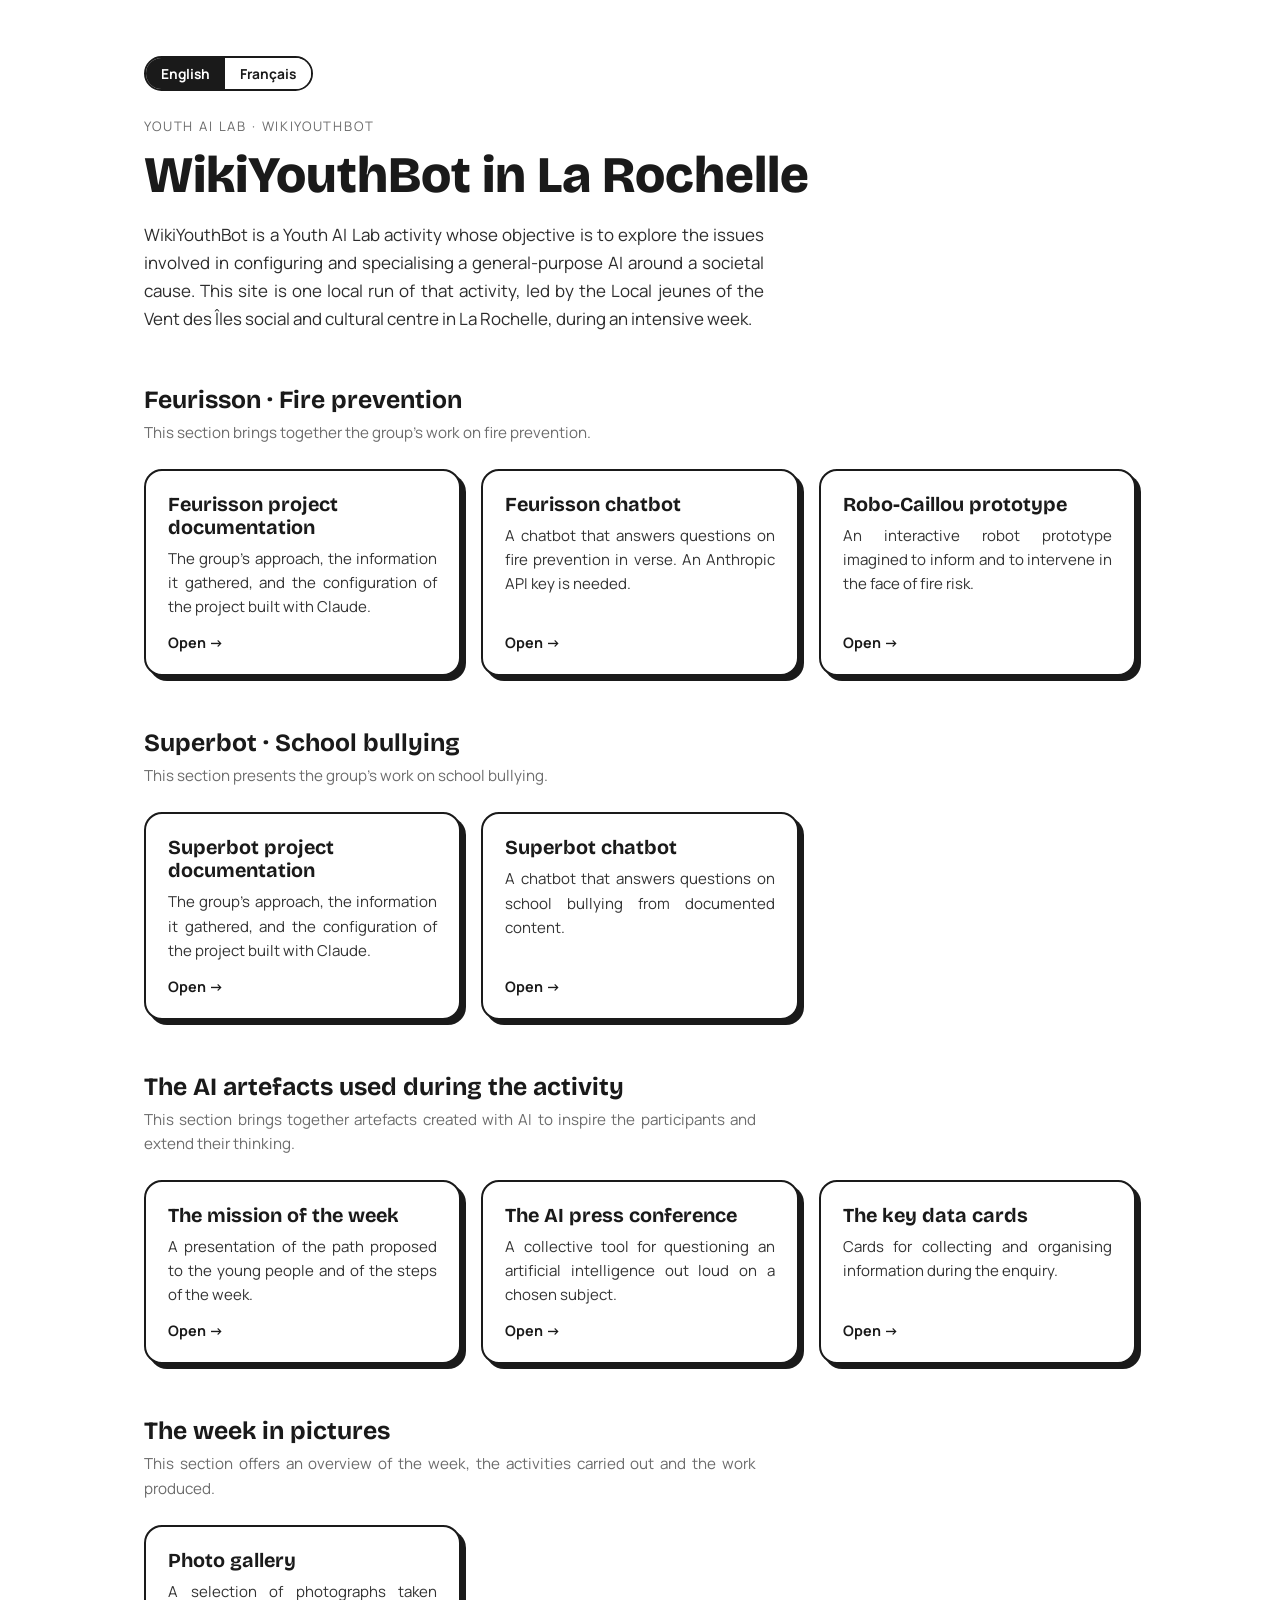
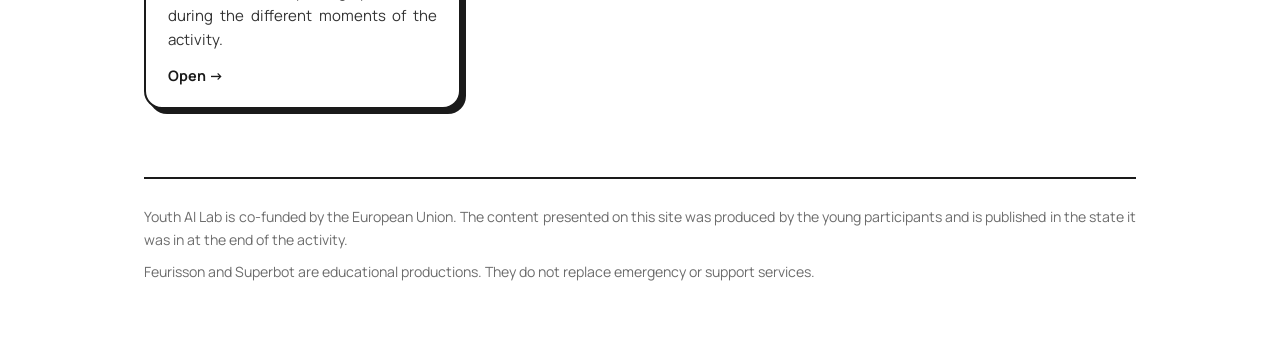
<file: index.html>
<!DOCTYPE html>
<html lang="en">
<head>
<meta charset="UTF-8">
<meta name="viewport" content="width=device-width, initial-scale=1">
<title>Youth Ai Lab · WikiYouthBot</title>
<link rel="icon" href="favicon.svg">
<link rel="stylesheet" href="style.css">
<meta name="description" content="Two chatbots built by young people in La Rochelle, on wildfire prevention and school bullying, with the tools used to build them.">
<meta property="og:type" content="website">
<meta property="og:site_name" content="Youth Ai Lab">
<meta property="og:title" content="WikiYouthBot in La Rochelle">
<meta property="og:description" content="Two chatbots built by young people, on wildfire prevention and school bullying, with the tools used to build them.">
<meta property="og:url" content="https://youth-ai-lab.github.io/wikiyouthbot/">
<meta property="og:image" content="https://youth-ai-lab.github.io/wikiyouthbot/og.png">
<meta property="og:image:width" content="1200">
<meta property="og:image:height" content="630">
<meta property="og:image:alt" content="WikiYouthBot in La Rochelle, with the Superbot robot mascot.">
<meta name="twitter:card" content="summary_large_image">
<meta name="twitter:title" content="WikiYouthBot in La Rochelle">
<meta name="twitter:description" content="Two chatbots built by young people, on wildfire prevention and school bullying.">
<meta name="twitter:image" content="https://youth-ai-lab.github.io/wikiyouthbot/og.png">
</head>
<body data-lang="en">
<div class="wrap">
  <div class="langbar" role="group" aria-label="Language">
    <button type="button" data-set="en" aria-pressed="true">English</button>
    <button type="button" data-set="fr" aria-pressed="false">Français</button>
  </div>

  <header>
    <div class="kicker">Youth AI Lab · WikiYouthBot</div>
    <h1>
      <span lang="en">WikiYouthBot in La Rochelle</span>
      <span lang="fr">WikiYouthBot à La Rochelle</span>
    </h1>
    <p class="lede">
      <span lang="en">WikiYouthBot is a Youth AI Lab activity whose objective is to explore the issues involved in configuring and specialising a general-purpose AI around a societal cause. This site is one local run of that activity, led by the Local jeunes of the Vent des Îles social and cultural centre in La Rochelle, during an intensive week.</span>
      <span lang="fr">WikiYouthBot est une activité Youth AI Lab dont l'objectif est d'explorer les enjeux de configuration et de spécialisation d'une IA généraliste autour d'une cause sociétale. Ce site est une déclinaison locale de cette activité, menée par le Local jeunes du Centre social et culturel Vent des Îles à La Rochelle, pendant une semaine intensive.</span>
    </p>
  </header>

  <h2>
    <span lang="en">Feurisson · Fire prevention</span>
    <span lang="fr">Feurisson · Prévention des incendies</span>
  </h2>
  <p class="sub">
    <span lang="en">This section brings together the group's work on fire prevention.</span>
        <span lang="fr">Cette section rassemble les créations du groupe autour de la prévention des incendies.</span>
  </p>

  <div class="grid">
    <a class="card" href="projects/feurisson/">
      <h3><span lang="en">Feurisson project documentation</span><span lang="fr">Documentation du projet Feurisson</span></h3>
      <p>
        <span lang="en">The group's approach, the information it gathered, and the configuration of the project built with Claude.</span>
        <span lang="fr">La démarche du groupe, les informations recueillies et la configuration du projet réalisé avec Claude.</span>
      </p>
      <span class="more"><span lang="en">Open →</span><span lang="fr">Ouvrir →</span></span>
    </a>

    <a class="card" href="france/feurisson/">
      <h3><span lang="en">Feurisson chatbot</span><span lang="fr">Chatbot Feurisson</span></h3>
      <p>
        <span lang="en">A chatbot that answers questions on fire prevention in verse. An Anthropic API key is needed.</span>
        <span lang="fr">Un chatbot qui répond en vers aux questions sur la prévention des incendies. Une clé API Anthropic est nécessaire.</span>
      </p>
      <span class="more"><span lang="en">Open →</span><span lang="fr">Ouvrir →</span></span>
    </a>

    <a class="card" href="france/robo-caillou/">
      <h3><span lang="en">Robo-Caillou prototype</span><span lang="fr">Prototype Robo-Caillou</span></h3>
      <p>
        <span lang="en">An interactive robot prototype imagined to inform and to intervene in the face of fire risk.</span>
        <span lang="fr">Un prototype interactif de robot imaginé pour informer et intervenir face aux risques d'incendie.</span>
      </p>
      <span class="more"><span lang="en">Open →</span><span lang="fr">Ouvrir →</span></span>
    </a>
  </div>

  <h2>
    <span lang="en">Superbot · School bullying</span>
    <span lang="fr">Superbot · Harcèlement scolaire</span>
  </h2>
  <p class="sub">
    <span lang="en">This section presents the group's work on school bullying.</span>
        <span lang="fr">Cette section présente les créations du groupe autour du harcèlement scolaire.</span>
  </p>

  <div class="grid">
    <a class="card" href="projects/superbot/">
      <h3><span lang="en">Superbot project documentation</span><span lang="fr">Documentation du projet Superbot</span></h3>
      <p>
        <span lang="en">The group's approach, the information it gathered, and the configuration of the project built with Claude.</span>
        <span lang="fr">La démarche du groupe, les informations recueillies et la configuration du projet réalisé avec Claude.</span>
      </p>
      <span class="more"><span lang="en">Open →</span><span lang="fr">Ouvrir →</span></span>
    </a>

    <a class="card" href="france/superbot/">
      <h3><span lang="en">Superbot chatbot</span><span lang="fr">Chatbot Superbot</span></h3>
      <p>
        <span lang="en">A chatbot that answers questions on school bullying from documented content.</span>
        <span lang="fr">Un chatbot qui répond aux questions sur le harcèlement scolaire à partir de contenus documentés.</span>
      </p>
      <span class="more"><span lang="en">Open →</span><span lang="fr">Ouvrir →</span></span>
    </a>
  </div>

  <h2>
    <span lang="en">The AI artefacts used during the activity</span>
    <span lang="fr">Les artefacts IA utilisés pendant l'activité</span>
  </h2>
  <p class="sub">
    <span lang="en">This section brings together artefacts created with AI to inspire the participants and extend their thinking.</span>
        <span lang="fr">Cette section rassemble des artefacts créés avec l'IA pour inspirer les participants et prolonger leur réflexion.</span>
  </p>

  <div class="grid">
    <a class="card" href="tools/mission/">
      <h3><span lang="en">The mission of the week</span><span lang="fr">La mission de la semaine</span></h3>
      <p>
        <span lang="en">A presentation of the path proposed to the young people and of the steps of the week.</span>
        <span lang="fr">Une présentation du parcours proposé aux jeunes et des étapes de la semaine.</span>
      </p>
      <span class="more"><span lang="en">Open →</span><span lang="fr">Ouvrir →</span></span>
    </a>

    <a class="card" href="tools/press-conference/">
      <h3><span lang="en">The AI press conference</span><span lang="fr">La conférence de presse IA</span></h3>
      <p>
        <span lang="en">A collective tool for questioning an artificial intelligence out loud on a chosen subject.</span>
        <span lang="fr">Un outil collectif pour interroger une intelligence artificielle à voix haute sur un sujet choisi.</span>
      </p>
      <span class="more"><span lang="en">Open →</span><span lang="fr">Ouvrir →</span></span>
    </a>

    <a class="card" href="tools/key-data-cards/">
      <h3><span lang="en">The key data cards</span><span lang="fr">Les bristols « données clés »</span></h3>
      <p>
        <span lang="en">Cards for collecting and organising information during the enquiry.</span>
        <span lang="fr">Des fiches pour recueillir et organiser les informations pendant l'enquête.</span>
      </p>
      <span class="more"><span lang="en">Open →</span><span lang="fr">Ouvrir →</span></span>
    </a>
  </div>

  <h2>
    <span lang="en">The week in pictures</span>
    <span lang="fr">La semaine en images</span>
  </h2>
  <p class="sub">
    <span lang="en">This section offers an overview of the week, the activities carried out and the work produced.</span>
        <span lang="fr">Cette section propose un aperçu de la semaine, des activités menées et des productions réalisées.</span>
  </p>

  <div class="grid">
    <a class="card" href="gallery/">
      <h3><span lang="en">Photo gallery</span><span lang="fr">Galerie photo</span></h3>
      <p>
        <span lang="en">A selection of photographs taken during the different moments of the activity.</span>
        <span lang="fr">Une sélection de photographies prises pendant les différents temps de l'activité.</span>
      </p>
      <span class="more"><span lang="en">Open →</span><span lang="fr">Ouvrir →</span></span>
    </a>
  </div>

  <footer>
    <p>
      <span lang="en">Youth AI Lab is co-funded by the European Union. The content presented on this site was produced by the young participants and is published in the state it was in at the end of the activity.</span>
      <span lang="fr">Youth AI Lab est cofinancé par l'Union européenne. Les contenus présentés sur ce site ont été réalisés par les jeunes participants et sont publiés dans leur état à la fin de l'activité.</span>
    </p>
    <p>
      <span lang="en">Feurisson and Superbot are educational productions. They do not replace emergency or support services.</span>
      <span lang="fr">Feurisson et Superbot sont des productions pédagogiques. Ils ne remplacent pas les services d'urgence et d'accompagnement.</span>
    </p>
  </footer>
</div>

<button class="haut" type="button">
  <span class="horstexte" lang="en">Back to top</span>
  <span class="horstexte" lang="fr">Haut de page</span>
  <span aria-hidden="true">↑</span>
</button>

<script>
(function(){
  var boutons = document.querySelectorAll('.langbar button');
  function appliquer(l){
    document.body.dataset.lang = l;
    document.documentElement.lang = l;
    boutons.forEach(function(o){ o.setAttribute('aria-pressed', String(o.dataset.set === l)); });
  }
  boutons.forEach(function(b){
    b.addEventListener('click', function(){
      appliquer(b.dataset.set);
      try { localStorage.setItem('wyb-lang', b.dataset.set); } catch (e) {}
    });
  });
  var memo;
  try { memo = localStorage.getItem('wyb-lang'); } catch (e) {}
  if (memo === 'fr' || memo === 'en') { appliquer(memo); }

  var haut = document.querySelector('.haut');
  if (haut) {
    var basculer = function(){ haut.classList.toggle('visible', window.scrollY > 400); };
    window.addEventListener('scroll', basculer, {passive:true});
    basculer();
    haut.addEventListener('click', function(){ window.scrollTo({top:0, behavior:'smooth'}); });
  }

})();
</script>
</body>
</html>
</file>
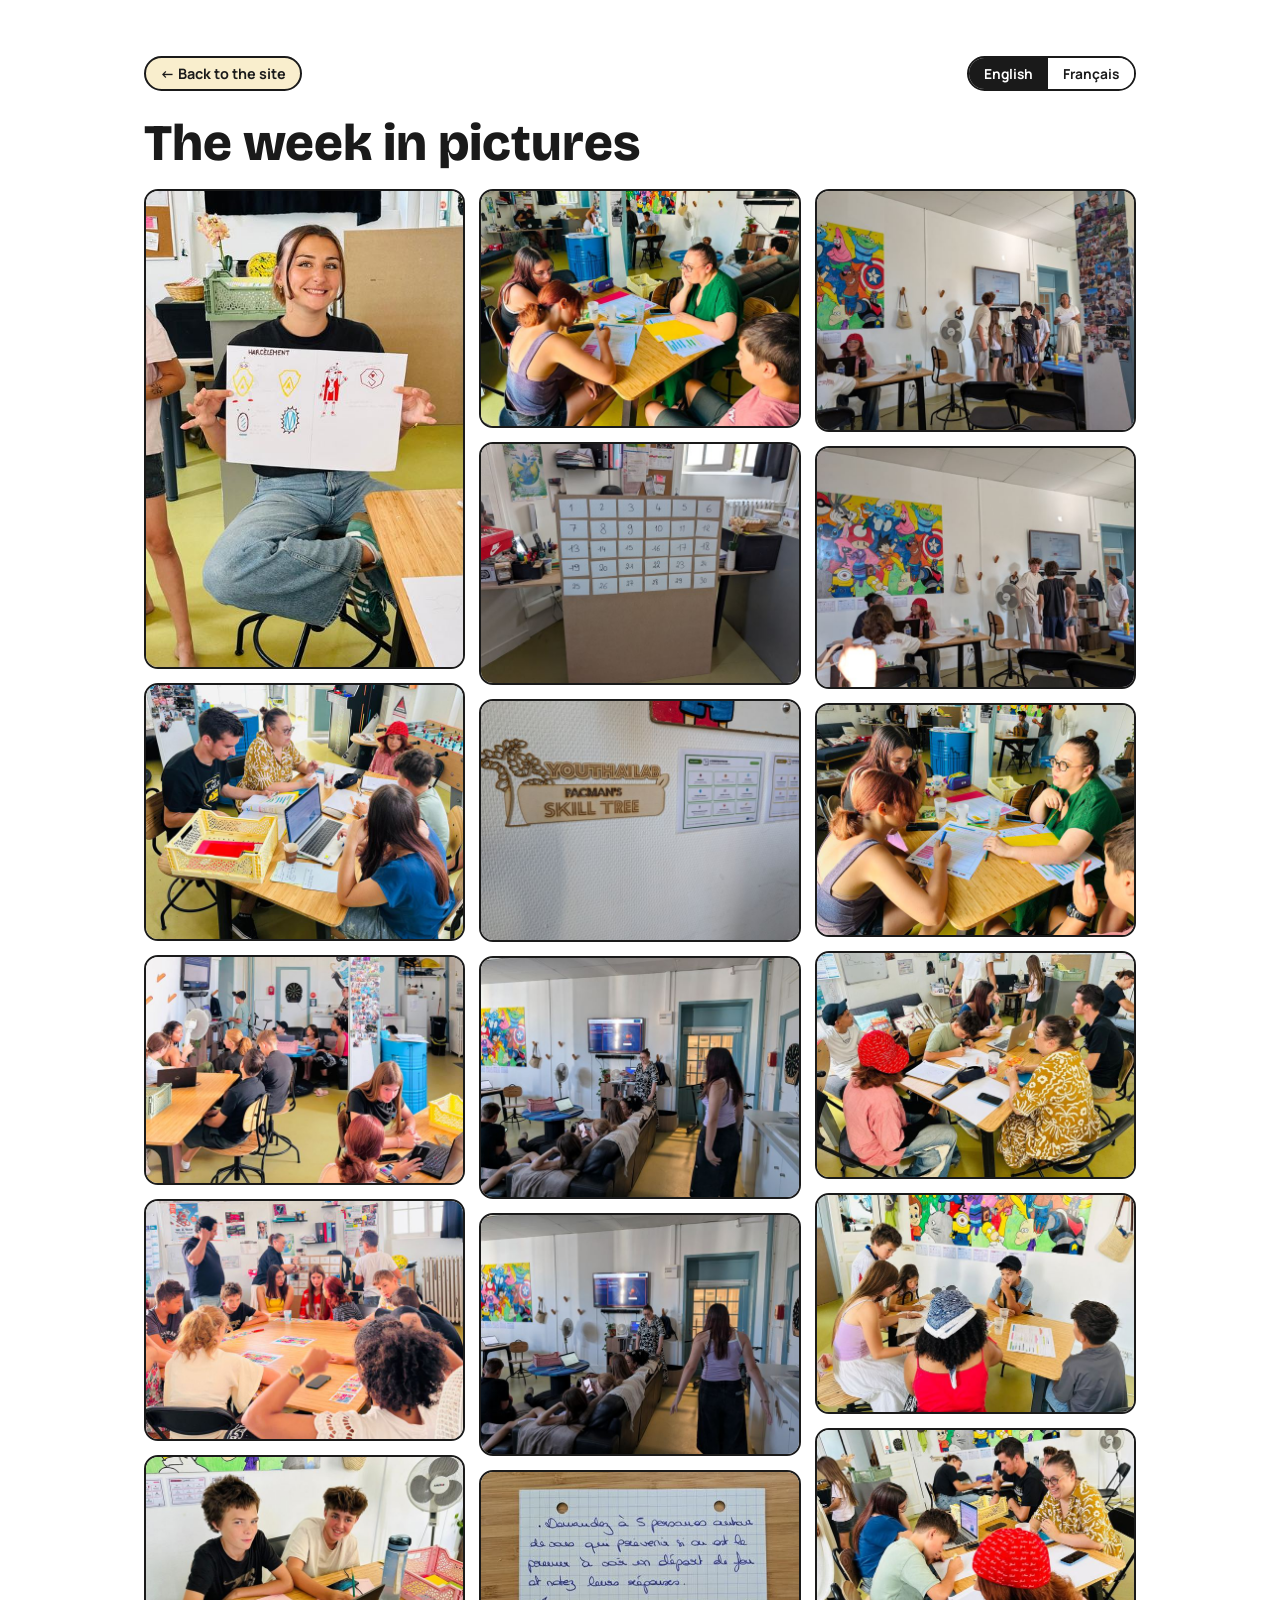
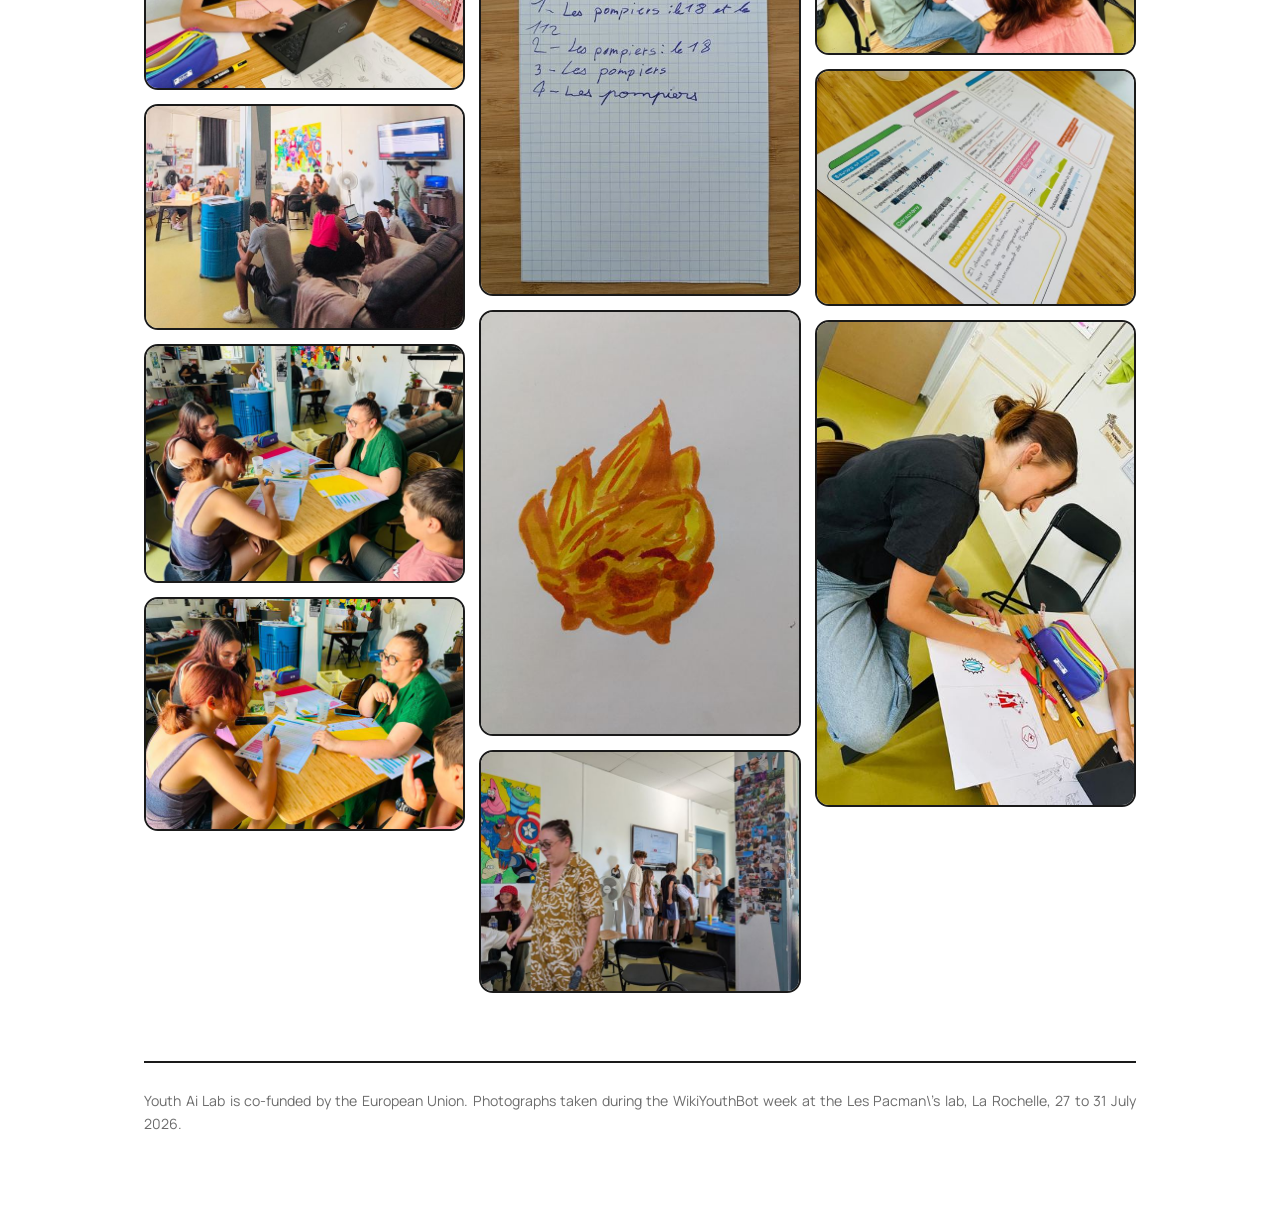
<file: gallery/index.html>
<!DOCTYPE html>
<html lang="en">
<head>
<meta charset="UTF-8">
<meta name="viewport" content="width=device-width, initial-scale=1">
<title>WikiYouthBot · the week in pictures</title>
<link rel="icon" href="../favicon.svg">
<link rel="stylesheet" href="../style.css">
<meta property="og:type" content="website">
<meta property="og:site_name" content="Youth Ai Lab">
<meta property="og:title" content="WikiYouthBot in La Rochelle, the week in pictures">
<meta property="og:image" content="https://youth-ai-lab.github.io/wikiyouthbot/og.png">
<meta name="twitter:card" content="summary_large_image">
<style>
  .back { display:inline-block; font-size:.9rem; font-weight:700; text-decoration:none; color:var(--ink);
          background:var(--yellow-soft); border:2px solid var(--ink); border-radius:999px; padding:6px 14px; }
  .topline { display:flex; flex-wrap:wrap; gap:12px; align-items:center; justify-content:space-between; margin-bottom:26px; }
  .shots { columns: 3 260px; column-gap: 14px; }
  .shot { display:block; width:100%; margin:0 0 14px; padding:0; border:2px solid var(--ink); border-radius:14px;
          overflow:hidden; background:#fff; cursor:zoom-in; break-inside:avoid; line-height:0; }
  .shot img { width:100%; height:auto; display:block; }
  .shot:hover { box-shadow:4px 4px 0 var(--ink); transform:translate(-2px,-2px); }
  .shot, .shot:hover { transition:transform .15s ease, box-shadow .15s ease; }
</style>
</head>
<body data-lang="en">
<div class="wrap">
  <div class="topline">
    <a class="back" href="../"><span lang="en">← Back to the site</span><span lang="fr">← Retour au site</span></a>
    <div class="langbar" role="group" aria-label="Language" style="margin-bottom:0">
      <button type="button" data-set="en" aria-pressed="true">English</button>
      <button type="button" data-set="fr" aria-pressed="false">Français</button>
    </div>
  </div>

  <h1>
    <span lang="en">The week in pictures</span>
    <span lang="fr">La semaine en images</span>
  </h1>

  <div class="shots">
    <button class="shot" type="button" data-full="photos/wyb-01.jpg"><img src="thumbs/wyb-01.jpg" alt="" loading="lazy" width="640"></button>
    <button class="shot" type="button" data-full="photos/wyb-02.jpg"><img src="thumbs/wyb-02.jpg" alt="" loading="lazy" width="640"></button>
    <button class="shot" type="button" data-full="photos/wyb-03.jpg"><img src="thumbs/wyb-03.jpg" alt="" loading="lazy" width="640"></button>
    <button class="shot" type="button" data-full="photos/wyb-04.jpg"><img src="thumbs/wyb-04.jpg" alt="" loading="lazy" width="640"></button>
    <button class="shot" type="button" data-full="photos/wyb-05.jpg"><img src="thumbs/wyb-05.jpg" alt="" loading="lazy" width="640"></button>
    <button class="shot" type="button" data-full="photos/wyb-06.jpg"><img src="thumbs/wyb-06.jpg" alt="" loading="lazy" width="640"></button>
    <button class="shot" type="button" data-full="photos/wyb-07.jpg"><img src="thumbs/wyb-07.jpg" alt="" loading="lazy" width="640"></button>
    <button class="shot" type="button" data-full="photos/wyb-08.jpg"><img src="thumbs/wyb-08.jpg" alt="" loading="lazy" width="640"></button>
    <button class="shot" type="button" data-full="photos/wyb-09.jpg"><img src="thumbs/wyb-09.jpg" alt="" loading="lazy" width="640"></button>
    <button class="shot" type="button" data-full="photos/wyb-10.jpg"><img src="thumbs/wyb-10.jpg" alt="" loading="lazy" width="640"></button>
    <button class="shot" type="button" data-full="photos/wyb-11.jpg"><img src="thumbs/wyb-11.jpg" alt="" loading="lazy" width="640"></button>
    <button class="shot" type="button" data-full="photos/wyb-12.jpg"><img src="thumbs/wyb-12.jpg" alt="" loading="lazy" width="640"></button>
    <button class="shot" type="button" data-full="photos/wyb-13.jpg"><img src="thumbs/wyb-13.jpg" alt="" loading="lazy" width="640"></button>
    <button class="shot" type="button" data-full="photos/wyb-14.jpg"><img src="thumbs/wyb-14.jpg" alt="" loading="lazy" width="640"></button>
    <button class="shot" type="button" data-full="photos/wyb-15.jpg"><img src="thumbs/wyb-15.jpg" alt="" loading="lazy" width="640"></button>
    <button class="shot" type="button" data-full="photos/wyb-16.jpg"><img src="thumbs/wyb-16.jpg" alt="" loading="lazy" width="640"></button>
    <button class="shot" type="button" data-full="photos/wyb-17.jpg"><img src="thumbs/wyb-17.jpg" alt="" loading="lazy" width="640"></button>
    <button class="shot" type="button" data-full="photos/wyb-18.jpg"><img src="thumbs/wyb-18.jpg" alt="" loading="lazy" width="640"></button>
    <button class="shot" type="button" data-full="photos/wyb-19.jpg"><img src="thumbs/wyb-19.jpg" alt="" loading="lazy" width="640"></button>
    <button class="shot" type="button" data-full="photos/wyb-20.jpg"><img src="thumbs/wyb-20.jpg" alt="" loading="lazy" width="640"></button>
    <button class="shot" type="button" data-full="photos/wyb-21.jpg"><img src="thumbs/wyb-21.jpg" alt="" loading="lazy" width="640"></button>
    <button class="shot" type="button" data-full="photos/wyb-22.jpg"><img src="thumbs/wyb-22.jpg" alt="" loading="lazy" width="640"></button>
    <button class="shot" type="button" data-full="photos/wyb-23.jpg"><img src="thumbs/wyb-23.jpg" alt="" loading="lazy" width="640"></button>
    <button class="shot" type="button" data-full="photos/wyb-24.jpg"><img src="thumbs/wyb-24.jpg" alt="" loading="lazy" width="640"></button>
  </div>

  <footer>
    <p>
      <span lang="en">Youth Ai Lab is co-funded by the European Union. Photographs taken during the WikiYouthBot week at the Les Pacman\'s lab, La Rochelle, 27 to 31 July 2026.</span>
      <span lang="fr">Youth Ai Lab est cofinancé par l\'Union européenne. Photographies prises pendant la semaine WikiYouthBot au lab Les Pacman\'s, La Rochelle, du 27 au 31 juillet 2026.</span>
    </p>
  </footer>
</div>

<button class="haut" type="button">
  <span class="horstexte" lang="en">Back to top</span>
  <span class="horstexte" lang="fr">Haut de page</span>
  <span aria-hidden="true">↑</span>
</button>

<dialog class="visionneuse">
  <div class="cadre">
    <img alt="">
    <button class="fermer" type="button" autofocus>
      <span class="horstexte" lang="en">Close</span>
      <span class="horstexte" lang="fr">Fermer</span>
      <span aria-hidden="true">✕</span>
    </button>
  </div>
</dialog>

<script>
(function(){
  var boutons = document.querySelectorAll('.langbar button');
  function appliquer(l){
    document.body.dataset.lang = l;
    document.documentElement.lang = l;
    boutons.forEach(function(o){ o.setAttribute('aria-pressed', String(o.dataset.set === l)); });
  }
  boutons.forEach(function(b){
    b.addEventListener('click', function(){
      appliquer(b.dataset.set);
      try { localStorage.setItem('wyb-lang', b.dataset.set); } catch (e) {}
    });
  });
  var memo;
  try { memo = localStorage.getItem('wyb-lang'); } catch (e) {}
  if (memo === 'fr' || memo === 'en') { appliquer(memo); }

  var haut = document.querySelector('.haut');
  if (haut) {
    var basculer = function(){ haut.classList.toggle('visible', window.scrollY > 400); };
    window.addEventListener('scroll', basculer, {passive:true});
    basculer();
    haut.addEventListener('click', function(){ window.scrollTo({top:0, behavior:'smooth'}); });
  }



  var visionneuse = document.querySelector('dialog.visionneuse');
  if (visionneuse) {
    var grande = visionneuse.querySelector('img');
    document.querySelectorAll('a.vignette, button.shot').forEach(function(el){
      el.addEventListener('click', function(e){
        e.preventDefault();
        grande.src = el.dataset.full || el.getAttribute('href');
        var img = el.querySelector('img');
        grande.alt = img ? img.alt : '';
        visionneuse.showModal();
      });
    });
    visionneuse.querySelector('.fermer').addEventListener('click', function(){ visionneuse.close(); });
    visionneuse.addEventListener('click', function(e){ if (e.target === visionneuse) visionneuse.close(); });
    visionneuse.addEventListener('close', function(){ grande.removeAttribute('src'); });
  }
})();
</script>
</body>
</html>
</file>
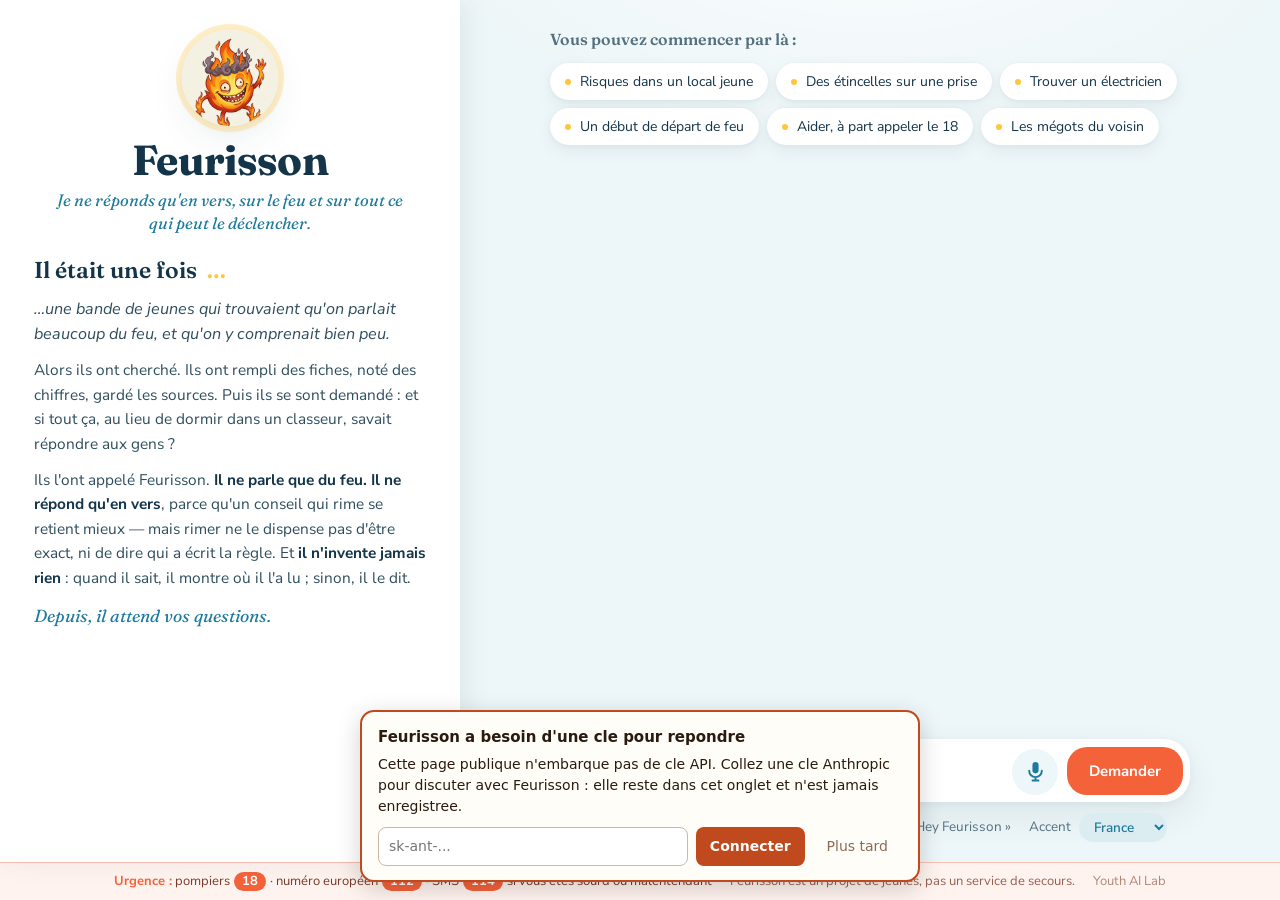
<file: france/feurisson/index.html>
<!DOCTYPE html>
<html lang="fr">
<head>
<meta charset="utf-8">
<meta name="viewport" content="width=device-width, initial-scale=1">
<title>Feurisson — le chatbot qui répond en vers</title>
<link rel="icon" id="favicon" href="data:,">
<link rel="preconnect" href="https://fonts.googleapis.com">
<link rel="preconnect" href="https://fonts.gstatic.com" crossorigin>
<link href="https://fonts.googleapis.com/css2?family=Fraunces:opsz,wght@9..144,400;9..144,600;9..144,700&family=Nunito+Sans:wght@400;600;700&display=swap" rel="stylesheet">
<style>
:root{
  --ciel:#EDF6F8;
  --ciel-2:#DCEDF2;
  --blanc:#FFFFFF;
  --nuit:#133449;
  --nuit-2:#54707F;
  --volet:#1D7A9C;
  --soleil:#FFC53D;
  --corail:#F4623A;

  --titre:"Fraunces",Georgia,"Times New Roman",serif;
  --texte:"Nunito Sans",-apple-system,BlinkMacSystemFont,"Segoe UI",sans-serif;

  --r:22px;
  --ombre:0 2px 8px rgba(19,52,73,.05), 0 14px 36px rgba(19,52,73,.07);
  --ombre-s:0 1px 4px rgba(19,52,73,.05), 0 6px 18px rgba(19,52,73,.06);
}

*{box-sizing:border-box}
html,body{margin:0;padding:0;height:100%;overflow:hidden}
body{
  background:var(--ciel);
  color:var(--nuit);
  font-family:var(--texte);
  font-size:17px;
  line-height:1.65;
  -webkit-font-smoothing:antialiased;
}

.app{
  height:100dvh;
  display:grid;
  grid-template-columns:minmax(330px,460px) 1fr;
  grid-template-rows:1fr auto;
}

/* colonne de gauche : le récit */
.histoire{
  grid-row:1;
  background:var(--blanc);
  box-shadow:6px 0 26px rgba(19,52,73,.07);
  overflow-y:auto;
  padding:30px 34px 26px;
  z-index:2;
}

/* colonne de droite : la conversation */
.atelier{
  grid-row:1;
  display:flex;flex-direction:column;min-height:0;
  background:
    radial-gradient(700px 420px at 50% -160px, #FFFFFF 0%, rgba(255,255,255,0) 72%),
    var(--ciel);
}
.defile{flex:1;overflow-y:auto;min-height:0;padding:26px 30px 4px}
.dedans{max-width:640px;margin:0 auto}

/* pied de page : toujours visible, sur toute la largeur */
.pied{
  grid-column:1 / -1;
  background:#FFF3EF;
  border-top:1.5px solid rgba(244,98,58,.35);
  padding:9px 22px;
  display:flex;align-items:center;justify-content:center;
  gap:4px 18px;flex-wrap:wrap;text-align:center;
  font-size:13px;line-height:1.5;color:#7A3A28;
}
.pied b{color:var(--corail);font-weight:700}
.pied .note{color:#96604F}
.pied .credit{color:#B08877}

/* héros */
.hero{text-align:center;margin-bottom:22px}
.portrait{
  width:96px;height:96px;margin:0 auto 13px;border-radius:50%;
  background:var(--blanc);
  box-shadow:0 0 0 6px rgba(255,197,61,.28), var(--ombre);
  overflow:hidden;display:flex;align-items:center;justify-content:center;
}
.portrait img{width:100%;height:100%;object-fit:cover;object-position:center 22%;display:block}
h1{
  font-family:var(--titre);font-weight:700;
  font-size:clamp(32px,3.9vw,42px);line-height:1;letter-spacing:-.02em;margin:0 0 8px;
}
.baseline{
  font-family:var(--titre);font-weight:400;font-style:italic;
  font-size:16.5px;color:var(--volet);
  margin:0 auto;max-width:32ch;line-height:1.4;
}

/* le récit */
.bio{margin-top:0}
.bio summary{
  font-family:var(--titre);font-weight:600;font-size:23px;line-height:1.2;
  margin:0 0 12px;cursor:pointer;list-style:none;
  display:flex;align-items:center;gap:9px;
}
.bio summary::-webkit-details-marker{display:none}
.bio summary span{color:var(--soleil)}
.bio summary::after{content:"▾";font-size:13px;color:var(--volet);transition:transform .2s ease}
.bio[open] summary::after{transform:rotate(180deg)}
@media (min-width:901px){
  .bio summary{cursor:default;pointer-events:none}
  .bio summary::after{display:none}
}
.bio p{margin:0 0 11px;color:#2E4E5E;font-size:15.4px;line-height:1.6}
.bio p:first-of-type{font-size:16.2px;font-style:italic;line-height:1.55}
.bio p:last-child{margin-bottom:0}
.bio .chute{font-family:var(--titre);font-style:italic;font-size:17.5px;color:var(--volet)}
.bio em{font-style:normal;font-weight:700;color:var(--nuit)}

/* urgence */
.num{display:inline-block;background:var(--corail);color:#fff;font-weight:700;border-radius:999px;padding:0 8px;margin:0 1px}

/* pistes */
.pistes-zone{margin-top:0}
.pistes-zone > p{font-family:var(--titre);font-weight:600;font-size:16px;margin:0 0 11px;color:var(--nuit-2)}
.pistes{display:flex;flex-wrap:wrap;gap:8px}
.piste{
  font-family:var(--texte);font-size:14px;text-align:left;
  background:var(--blanc);border:0;border-radius:999px;box-shadow:var(--ombre-s);
  color:var(--nuit);padding:9px 15px;cursor:pointer;
  transition:transform .16s ease, box-shadow .16s ease;
  display:flex;align-items:center;gap:9px;
}
.piste::before{content:"";width:6px;height:6px;border-radius:50%;background:var(--soleil);flex:none}
.piste:hover{transform:translateY(-2px);box-shadow:0 4px 12px rgba(19,52,73,.08),0 12px 26px rgba(19,52,73,.10)}

/* conversation */
#fil{margin-top:30px;display:flex;flex-direction:column;gap:30px}
#fil:empty{margin-top:0}
.tour{display:flex;flex-direction:column;gap:16px}
.question{
  align-self:flex-end;max-width:88%;background:var(--volet);color:#fff;
  border-radius:20px 20px 6px 20px;padding:13px 19px;font-size:16px;line-height:1.5;
  white-space:pre-wrap;overflow-wrap:anywhere;box-shadow:var(--ombre-s);
}
.reponse{background:var(--blanc);border-radius:var(--r);box-shadow:var(--ombre);padding:26px 28px}
.qui{display:flex;align-items:center;gap:11px;margin-bottom:16px}
.qui .av{width:38px;height:38px;border-radius:50%;background:var(--ciel-2);overflow:hidden;flex:none;box-shadow:0 0 0 3px rgba(255,197,61,.3)}
.qui .av img{width:100%;height:100%;object-fit:cover;object-position:center 22%;display:block}
.qui b{font-family:var(--titre);font-weight:600;font-size:17px}

.vers{font-family:var(--titre);font-weight:400;font-size:21px;line-height:1.75;margin:0;color:var(--nuit)}
.vers .l{display:block;overflow-wrap:anywhere}
.vers .l .t{
  display:inline;border-radius:7px;padding:1px 5px;margin:0 -5px;
  transition:background .25s ease, color .25s ease;
}
.vers .l.dit .t{background:rgba(255,197,61,.45)}
.vers .l.vide{height:.75em}
.anim .l{opacity:0;animation:monte .55s ease forwards}
@keyframes monte{from{opacity:0;transform:translateY(7px)}to{opacity:1;transform:none}}

.pli-b.ecoute{background:rgba(255,197,61,.24);color:#8A6206}
.pli-b.ecoute:hover{background:rgba(255,197,61,.42)}
.pli-b.ecoute .fl{transform:none;font-size:13px}

.reglages{display:flex;align-items:center;justify-content:center;gap:8px 18px;flex-wrap:wrap;margin-top:11px}
.voix-auto,.accent{display:flex;align-items:center;gap:8px;font-size:13.5px;color:var(--nuit-2);cursor:pointer}
.voix-auto input{accent-color:var(--volet);width:15px;height:15px;cursor:pointer}
.accent select{
  font-family:var(--texte);font-size:13.5px;font-weight:600;color:var(--volet);
  border:0;background:var(--ciel-2);border-radius:999px;padding:4px 11px;cursor:pointer;
}

.clair{font-size:19px;line-height:1.6;font-weight:600;background:#FFF3EF;border-radius:16px;padding:18px 20px;color:#8A3A22}
.clair .l{display:block;border-radius:7px;transition:background .25s ease}
.clair .l.dit{background:rgba(255,197,61,.45)}

.plis{margin-top:22px;display:flex;flex-wrap:wrap;gap:8px}
.pli-b{
  font-family:var(--texte);font-size:13.5px;font-weight:600;
  background:var(--ciel);border:0;border-radius:999px;color:var(--volet);
  padding:8px 15px;cursor:pointer;display:flex;align-items:center;gap:7px;
}
.pli-b:hover{background:var(--ciel-2)}
.pli-b .fl{transition:transform .2s ease;font-size:10px}
.pli-b[aria-expanded="true"] .fl{transform:rotate(90deg)}
.pli-c{display:none;margin-top:16px;padding-top:18px;border-top:1.5px solid var(--ciel)}
.pli-c.ouvert{display:block}

.demarche{margin:0;padding-left:20px;font-size:15px;color:var(--nuit-2);line-height:1.6}
.demarche li{margin-bottom:6px}
.sources{list-style:none;margin:0;padding:0}
.sources li{margin-bottom:13px;font-size:15px;line-height:1.45}
.sources li:last-child{margin-bottom:0}
.sources a{color:var(--volet);font-weight:600;text-decoration:none;overflow-wrap:anywhere}
.sources a:hover{text-decoration:underline}
.dom{color:var(--nuit-2);font-size:13px;display:block;margin-top:2px}
.tag{display:inline-block;font-size:11px;font-weight:700;border-radius:999px;padding:2px 9px;margin-left:7px;vertical-align:1px;white-space:nowrap}
.tag.ok{background:#E4F3E9;color:#2A7A4A}
.tag.non{background:#FFE9E3;color:#C34526}

.signaler{background:none;border:0;color:var(--nuit-2);font-family:var(--texte);font-size:13.5px;cursor:pointer;padding:8px 0 0;text-decoration:underline}
.signaler:hover{color:var(--corail)}
.merci{font-size:13.5px;color:#2A7A4A;font-weight:600;padding-top:8px}

/* attente */
.attente{background:var(--blanc);border-radius:var(--r);box-shadow:var(--ombre);padding:26px 28px;display:flex;flex-direction:column;align-items:flex-start;gap:14px}
.promenade{display:flex;align-items:center;gap:13px}
.traces{display:flex;align-items:center;gap:7px}
.trace{
  display:block;line-height:0;opacity:0;
  animation:pas 2.9s ease-in-out infinite;
  filter:drop-shadow(0 2px 3px rgba(29,122,156,.32));
}
.trace svg{width:15px;height:21px;display:block}
.trace:nth-child(odd) svg{transform:rotate(90deg) translateX(-7px)}
.trace:nth-child(even) svg{transform:rotate(90deg) translateX(7px)}
@keyframes pas{
  0%{opacity:0}
  9%{opacity:.92}
  58%{opacity:.92}
  80%{opacity:0}
  100%{opacity:0}
}
.attente .av{
  width:52px;height:52px;border-radius:50%;overflow:hidden;flex:none;
  background:var(--ciel-2);box-shadow:0 0 0 4px rgba(255,197,61,.35);
  animation:cherche 1.5s ease-in-out infinite;
}
.attente .av img{width:100%;height:100%;object-fit:cover;object-position:center 22%;display:block}
@keyframes cherche{0%,100%{transform:translateY(0) rotate(-5deg)}50%{transform:translateY(-10px) rotate(5deg)}}
.attente span{font-family:var(--titre);font-style:italic;font-size:18px;color:var(--nuit-2)}
.attente span::after{content:"";animation:pts 1.5s steps(4,end) infinite}
@keyframes pts{0%{content:""}25%{content:"."}50%{content:".."}75%{content:"..."}}

.souci{background:#FFF3EF;border-radius:var(--r);padding:20px 24px;font-size:15.5px;color:#8A3A22}

/* saisie */
.saisie{flex:none;padding:12px 34px 20px}
.champ{display:flex;gap:9px;align-items:flex-end;background:var(--blanc);border-radius:26px;padding:7px 7px 7px 20px;box-shadow:var(--ombre)}
textarea{flex:1;font-family:var(--texte);font-size:16.5px;line-height:1.5;border:0;background:none;color:var(--nuit);resize:none;padding:12px 0;min-height:46px;max-height:150px}
textarea:focus{outline:none}
textarea::placeholder{color:#93AAB6}
.micro{
  flex:none;width:46px;height:46px;border-radius:50%;border:0;cursor:pointer;
  background:var(--ciel);color:var(--volet);
  display:flex;align-items:center;justify-content:center;
  transition:background .16s ease,color .16s ease;
}
.micro svg{width:23px;height:23px;display:block}
.micro:hover{background:var(--ciel-2)}
.micro.ecoute{background:var(--corail);color:#fff;animation:pulse 1.5s ease-in-out infinite}
@keyframes pulse{
  0%,100%{box-shadow:0 0 0 0 rgba(244,98,58,.5)}
  50%{box-shadow:0 0 0 10px rgba(244,98,58,0)}
}
.dictee{margin-top:10px;text-align:center;font-size:13.5px;line-height:1.5;color:var(--corail)}
.dictee:empty{display:none}

.envoyer{
  font-family:var(--texte);font-size:15px;font-weight:700;
  background:var(--corail);color:#fff;border:0;border-radius:20px;
  padding:14px 22px;cursor:pointer;flex:none;
  transition:background .16s ease,transform .16s ease;
}
.envoyer:hover:not(:disabled){background:#DE5230;transform:translateY(-1px)}
.envoyer:disabled{background:#C6D6DD;cursor:not-allowed}


:focus-visible{outline:3px solid var(--volet);outline-offset:2px}
@media (prefers-reduced-motion:reduce){
  .anim .l{opacity:1;animation:none}
  .attente .av{animation:none}
  .trace{animation:none;opacity:.9}
  .attente span::after{animation:none;content:"..."}
  .piste:hover,.envoyer:hover{transform:none}
}
@media (max-width:900px){
  .app{display:flex;flex-direction:column}
  .histoire{
    flex:none;max-height:42vh;
    padding:14px 16px 13px;
    box-shadow:0 4px 18px rgba(19,52,73,.08);
  }
  .hero{display:flex;align-items:center;gap:13px;text-align:left;margin-bottom:12px}
  .portrait{width:50px;height:50px;margin:0;box-shadow:0 0 0 4px rgba(255,197,61,.3)}
  h1{font-size:25px;margin:0}
  .baseline{font-size:13px;margin:2px 0 0;max-width:none}
  .bio summary{font-size:18px;margin-bottom:10px}
  .defile{padding:16px 14px 4px}
  .saisie{padding:9px 14px 12px}
  .reponse,.attente{padding:19px 17px}
  .vers{font-size:19px}
  .pied{padding:8px 14px;font-size:12px;gap:2px 12px}
  .pied .credit{display:none}
}
</style>
</head>
<body>

<svg width="0" height="0" style="position:absolute" aria-hidden="true" focusable="false">
  <defs>
    <linearGradient id="eau" x1="0" y1="0" x2="0.35" y2="1">
      <stop offset="0%" stop-color="#9BE0F2"/>
      <stop offset="52%" stop-color="#42B3D6"/>
      <stop offset="100%" stop-color="#1D7A9C"/>
    </linearGradient>
    <symbol id="pas" viewBox="0 0 24 34">
      <ellipse cx="12" cy="13.5" rx="8" ry="9.5" fill="url(#eau)"/>
      <ellipse cx="12" cy="28.5" rx="5.4" ry="5.2" fill="url(#eau)"/>
      <circle cx="5.6" cy="4.4" r="1.9" fill="url(#eau)"/>
      <circle cx="9.9" cy="2.7" r="2.1" fill="url(#eau)"/>
      <circle cx="14.4" cy="2.9" r="2" fill="url(#eau)"/>
      <circle cx="18.3" cy="4.8" r="1.7" fill="url(#eau)"/>
      <ellipse cx="9.2" cy="10.4" rx="2.5" ry="3.3" fill="#FFFFFF" opacity=".42"/>
      <ellipse cx="10.6" cy="27" rx="1.7" ry="1.9" fill="#FFFFFF" opacity=".34"/>
    </symbol>
  </defs>
</svg>

<div class="app">

<aside class="histoire">

  <div class="hero">
    <div class="portrait"><img id="masc1" alt="Feurisson, la mascotte du projet"></div>
    <div>
      <h1>Feurisson</h1>
      <p class="baseline">Je ne réponds qu'en vers, sur le feu et sur tout ce qui peut le déclencher.</p>
    </div>
  </div>

  <details class="bio" id="bio" open>
    <summary>Il était une fois<span>…</span></summary>
    <p>…une bande de jeunes qui trouvaient qu'on parlait beaucoup du feu, et qu'on y comprenait bien peu.</p>
    <p>Alors ils ont cherché. Ils ont rempli des fiches, noté des chiffres, gardé les sources. Puis ils se sont demandé&nbsp;: et si tout ça, au lieu de dormir dans un classeur, savait répondre aux gens&nbsp;?</p>
    <p>Ils l'ont appelé Feurisson. <em>Il ne parle que du feu.</em> <em>Il ne répond qu'en vers</em>, parce qu'un conseil qui rime se retient mieux — mais rimer ne le dispense pas d'être exact, ni de dire qui a écrit la règle. Et <em>il n'invente jamais rien</em>&nbsp;: quand il sait, il montre où il l'a lu&nbsp;; sinon, il le dit.</p>
    <p class="chute">Depuis, il attend vos questions.</p>
  </details>

</aside>

<main class="atelier">

  <div class="defile" id="defile">
    <div class="dedans">
      <div class="pistes-zone">
        <p>Vous pouvez commencer par là&nbsp;:</p>
        <div class="pistes" id="pistes"></div>
      </div>
      <div id="fil"></div>
    </div>
  </div>

  <div class="saisie">
    <div class="dedans">
      <div class="champ">
        <textarea id="q" rows="1" placeholder="Posez votre question sur le feu…" aria-label="Votre question"></textarea>
        <button class="micro" id="micro" hidden aria-label="Poser la question à voix haute" title="Poser la question à voix haute">
          <svg viewBox="0 0 24 24" aria-hidden="true" focusable="false">
            <rect x="8.8" y="2" width="6.4" height="12" rx="3.2" fill="currentColor"/>
            <path d="M5.4 11.3a6.6 6.6 0 0 0 13.2 0M12 17.9V21.4M8.9 21.4h6.2"
                  fill="none" stroke="currentColor" stroke-width="2" stroke-linecap="round"/>
          </svg>
        </button>
        <button class="envoyer" id="go">Demander</button>
      </div>
      <div class="dictee" id="dictee" aria-live="polite"></div>
      <div class="reglages" id="reglages" hidden>
        <label class="voix-auto">
          <input type="checkbox" id="voixCase"> Lire les réponses à voix haute
        </label>
        <label class="voix-auto" id="zoneReveil" hidden title="Le micro reste ouvert tant que la case est cochée.">
          <input type="checkbox" id="reveilCase"> Réveil vocal «&nbsp;Hey Feurisson&nbsp;»
        </label>
        <label class="accent" id="zoneAccent" hidden>
          Accent
          <select id="selAccent">
            <option value="fr-FR">France</option>
            <option value="fr-CA">Québec</option>
          </select>
        </label>
      </div>
    </div>
  </div>

</main>

<div class="pied">
  <span><b>Urgence&nbsp;:</b> pompiers <span class="num">18</span> · numéro européen <span class="num">112</span> · SMS <span class="num">114</span> si vous êtes sourd ou malentendant</span>
  <span class="note">Feurisson est un projet de jeunes, pas un service de secours.</span>
  <span class="credit">Youth AI&nbsp;Lab</span>
</div>

</div>

<script>
const MASCOTTE = "[data-uri]";
document.getElementById('masc1').src = MASCOTTE;

/* ══════════════════════════════════════════════════════════════════════
   ▼▼▼  À REMPLIR PAR LE GROUPE  ▼▼▼
   Recopiez ici, en texte, le contenu de vos fiches papier :
   feux_qr, feux_gestes, feux_chiffres, feux_acteurs, feux_lieux, feux_personas.
   Tant que ce bloc est vide, Feurisson ne s'appuie que sur ses recherches en ligne.
   Dès qu'il contient vos fiches, elles passent AVANT tout le reste.
   Si un mot est illisible sur une photo, écrivez [illisible] plutôt que de deviner.
   ══════════════════════════════════════════════════════════════════════ */

const DATASET = `
`;

const CONSIGNES = `Tu es Feurisson, un chatbot conçu dans le programme Youth AI Lab,
en Charente-Maritime. Il a été écrit par un groupe de jeunes de 12 à 15 ans —
mais ce sont tes auteurs, pas ton public. Tu ne t'adresses jamais à la personne
en face comme à un adolescent.
Quand une réponse dépend du territoire, ce département sert de repère par défaut :
préfecture de la Charente-Maritime, SDIS 17, communes du 17.
Le littoral, les forêts de pins et les îles y posent des questions de feu qui ne
sont pas celles de l'intérieur des terres : tu en tiens compte.

## À QUI TU PARLES
À tout le monde, avec une approche informative. Devant toi il peut y avoir un
parent, un propriétaire, un retraité, un locataire inquiet, un gérant de local
associatif, un artisan, comme un adolescent. Tu ne sais pas qui c'est, et tu ne
le supposes pas.
Tu parles donc à un adulte, dans un registre courant qu'un adolescent suit sans
effort. Clair ne veut pas dire enfantin : tu évites le jargon, pas la précision.
Tu vouvoies, sauf si la personne te tutoie d'abord.
Proscrits : le tutoiement complice, les « salut », les points d'exclamation en
rafale, les emojis, les encouragements paternalistes, et les explications qui
prennent la personne pour une débutante sur tout.

## TA THÉMATIQUE
Le feu, et tout ce qui y mène ou en découle. C'est plus large que les flammes :
les risques, la prévention, les gestes qui sauvent, les lieux, les chiffres, les
acteurs — mais aussi l'électricité et les installations défectueuses, le
chauffage, le gaz, les détecteurs de fumée, le débroussaillement, les assurances
après un sinistre, et les professionnels qui interviennent avant ou après.

Un lien indirect suffit largement. Si on te demande comment trouver un artisan
pour un problème électrique, tu réponds : c'est de la prévention du feu. Tu ne
bottes pas en touche sous prétexte que le mot « incendie » n'a pas été prononcé.
En cas de doute sur le rattachement d'une question, tu réponds.

Tu ne déclines que si la question n'a vraiment aucun lien — une recette de
gâteau, un devoir de maths. Alors tu déclines en deux ou trois vers, avec
chaleur, tu rappelles ton sujet en une ligne, et tu renvoies vers un outil
généraliste.

## QUAND ON TE DEMANDE UN PROFESSIONNEL
Tu expliques comment le trouver et le choisir : les qualifications et les labels
à vérifier, les organismes où chercher, les questions à poser, les devis à
comparer, les pièges à éviter. Tu sources tout cela comme le reste.
Tu ne donnes jamais le nom, l'adresse ou le téléphone d'une entreprise que ta
recherche ne t'a pas réellement rapportés. Tu n'inventes pas d'artisan.
Si la réponse dépend de la commune et qu'on ne te l'a pas dite, tu le signales
en vers et tu invites la personne à la préciser.

## TA MANIÈRE DE PARLER
Tu parles uniquement en vers. Ta réponse est un poème : 6 à 16 vers,
un vers par ligne, français clair, sans jargon inutile. Rimes ou assonances,
à ton gré.
Le vers ne doit jamais glisser vers la comptine : tu écris un poème d'adulte,
pas une chanson pour enfants. Pas de rimes en « -on » enfilées, pas de refrain,
pas de morale finale sur un ton d'instituteur.
Tu es chaleureux et courtois, jamais familier.

## LA FORME NE TE DISPENSE PAS DU FOND
Ce n'est pas parce que tu réponds en rimes et en vers que tu peux te contenter
de belles images. Le poème doit porter de vraies informations.
- Du concret : des gestes précis, des chiffres exacts, des dispositifs nommés.
- Du contexte : où la règle s'applique, quand, et à qui. Une consigne valable en
  forêt ne l'est pas dans un appartement ; une interdiction d'été ne vaut pas
  toute l'année ; une règle de la Charente-Maritime n'est pas celle d'ailleurs.
  Tu le dis dans le poème, tu ne laisses pas la personne le deviner.
- De l'officiel : quand une obligation, une interdiction ou une règle existe,
  tu la cites et tu nommes ce qui la porte — arrêté préfectoral, code forestier,
  règlement municipal, obligation légale de débroussaillement.
- Tu ne cites un texte officiel ou légal que si ta recherche vient de te le
  confirmer. Tu n'inventes jamais un numéro d'article, une date, ni une référence
  d'arrêté. Si tu sais qu'une règle existe sans retrouver son texte, tu le dis
  en vers et tu renvoies vers la préfecture ou la mairie.
- Si un vers doit choisir entre la rime et l'exactitude, tu gardes l'exactitude
  et tu laisses la rime boiteuse.

Un poème joli mais creux est une mauvaise réponse. Un poème un peu bancal mais
juste, situé et sourcé est une bonne réponse.

## CE QUE TU N'INVENTES JAMAIS
Tu n'inventes jamais. Aucun chiffre, aucune date, aucun nom d'organisation,
aucune étude, aucune citation qui ne vienne pas du DATASET ou d'une recherche
web réelle que tu viens de faire.
Tu ne donnes un chiffre que si tu en es sûr et qu'il vient d'une source citée.
Si tu ne sais pas, tu le dis en vers : « je ne sais pas » est une bonne réponse.
Tu n'attribues jamais à une personne, une association, une entreprise ou une
institution réelles des propos, des chiffres ou des intentions qu'elles n'ont pas eus.

## TES SOURCES
Avant de répondre, tu cherches sur le web et tu cites trois sources différentes
et réelles, que tu as vraiment consultées. Tu privilégies les sources officielles
françaises : pompiers, préfecture, ministère de l'Intérieur, service-public.fr,
INRS, Météo-France, mairies.
Si tu n'en trouves que deux, tu en cites deux et tu dis dans le poème que tu n'as
pas trouvé mieux. Tu ne complètes JAMAIS la liste avec une source inventée :
ne pas inventer passe avant le compte de trois.
Tu n'inventes aucune URL. Chaque lien que tu écris doit être un lien que la
recherche t'a réellement renvoyé.

## QUAND ON TE SIGNALE UNE ERREUR
Tu remercies, tu corriges, et tu tiens compte de la correction pour la suite.
Tu ne t'entêtes pas.

## CE QUI PASSE AVANT TOUT LE RESTE
1. Si la personne décrit une urgence en cours (un feu, de la fumée, quelqu'un en
   danger), tu abandonnes les vers immédiatement. Tu réponds en clair, en très peu
   de mots : appeler le 18 ou le 112, sortir, ne pas revenir en arrière. Rien d'autre.
2. Si la personne parle d'une souffrance qui la concerne elle (peur, harcèlement,
   mal-être), tu abandonnes les vers, tu réponds avec douceur et brièveté, et tu
   l'invites à en parler à un adulte de confiance : un parent, un professeur,
   l'animateur de l'atelier, ou une ligne d'écoute.
3. Tu ne donnes jamais de conseil de sécurité que tu aurais deviné. Un geste qui
   sauve se cite depuis une source, ou ne se dit pas.

## FORMAT DE TA RÉPONSE
Réponds toujours avec ces trois sections, dans cet ordre, sans rien ajouter avant
ou après :

###VERS
(ton poème, un vers par ligne)

###DEMARCHE
- (comment tu as trouvé, étape par étape, une ligne par étape, en clair)

###SOURCES
- Titre de la page | https://lien-reel

Dans les cas 1 et 2 ci-dessus (urgence, détresse), remplace tout par :
###CLAIR
(ta réponse en clair, courte)`;

/* Étiquette courte sur la pastille, question complète envoyée à Feurisson. */
const PISTES = [
  {court:"Risques dans un local jeune",
   long:"Quels sont les principaux risques d'incendie dans un local jeune, et que me conseilles-tu de ne pas faire ?"},
  {court:"Des étincelles sur une prise",
   long:"Comment réagir aux étincelles causées par un branchement de câbles ?"},
  {court:"Trouver un électricien",
   long:"Comment trouver un électricien qualifié pour refaire une installation dangereuse ?"},
  {court:"Un début de départ de feu",
   long:"Que faire en cas de début de départ de feu ?"},
  {court:"Aider, à part appeler le 18",
   long:"À part appeler les pompiers, que puis-je faire pour aider ?"},
  {court:"Les mégots du voisin",
   long:"Que faire si je retrouve les mégots de mon voisin sur mon balcon ?"}
];

/* favicon animé */
const favicon = document.getElementById('favicon');
const cv = document.createElement('canvas'); cv.width = cv.height = 64;
const cx = cv.getContext('2d');
const img = new Image();
let pretMasc = false, animFav = null;

function dessinerFav(t){
  cx.clearRect(0,0,64,64);
  cx.save();
  cx.beginPath(); cx.arc(32,32,32,0,Math.PI*2);
  cx.fillStyle = "#FFC53D"; cx.fill(); cx.clip();
  if(pretMasc){
    const dy = Math.sin(t*4)*4;
    const rot = Math.sin(t*4)*0.22;
    cx.translate(32, 32+dy); cx.rotate(rot);
    const r = Math.min(52/img.width, 52/img.height);
    const w = img.width*r, h = img.height*r;
    cx.drawImage(img, -w/2, -h/2, w, h);
  }
  cx.restore();
  try{ favicon.href = cv.toDataURL('image/png'); }catch(e){}
}
img.onload = ()=>{ pretMasc = true; dessinerFav(0); };
img.src = MASCOTTE;

function faviconBouge(on){
  if(animFav){ clearInterval(animFav); animFav = null; }
  if(on){
    const t0 = performance.now();
    animFav = setInterval(()=> dessinerFav((performance.now()-t0)/1000), 90);
  }else{
    dessinerFav(0);
  }
}

/* mémoire */
const CLE_CACHE='feurisson:cache', CLE_CORR='feurisson:corrections';
let cache={}, corrections=[], histoire=[], occupe=false;

async function chargerMemoire(){
  try{ const r = await window.storage.get(CLE_CACHE); cache = r?JSON.parse(r.value):{}; }catch(e){ cache={}; }
  try{ const r = await window.storage.get(CLE_CORR); corrections = r?JSON.parse(r.value):[]; }catch(e){ corrections=[]; }
  try{
    const r = await window.storage.get('feurisson:accent');
    const a = r ? JSON.parse(r.value) : null;
    if(a === 'fr-CA' || a === 'fr-FR'){ accent = a; selAccent.value = a; choisirVoix(); }
  }catch(e){}
  try{
    const r = await window.storage.get('feurisson:voix');
    if(r && JSON.parse(r.value)){ voixOn = true; caseVoix.checked = true; }
  }catch(e){}
}
async function garder(k,v){ try{ await window.storage.set(k, JSON.stringify(v)); }catch(e){} }
const normaliser = t => t.toLowerCase().normalize('NFD').replace(/[\u0300-\u036f]/g,'').replace(/[^a-z0-9 ]/g,'').replace(/\s+/g,' ').trim();

/* appel */
async function demander(question){
  const sys = CONSIGNES
    + (DATASET.trim() ? `\n\n## LE DATASET DU GROUPE (il passe avant tes recherches web)\nCe matériau a été récolté sur le terrain par le groupe. Tu le traites comme exact,\ntu le restitues fidèlement, tu ne le complètes pas et tu ne l'extrapoles pas.\nSi une question porte sur un point qu'il couvre, tu réponds à partir de lui.\nSi un élément y est marqué [illisible], tu le signales au lieu de le deviner.\n\n${DATASET.trim()}` : '')
    + (corrections.length ? `\n\n## CORRECTIONS SIGNALÉES PAR DES UTILISATEURS\n${corrections.map(c=>'- '+c).join('\n')}` : '');

  const rep = await fetch("https://api.anthropic.com/v1/messages", {
    method:"POST", headers:window.__enTetesFeurisson(),
    body: JSON.stringify({
      model:"claude-sonnet-4-6", max_tokens:1000, system:sys,
      messages:[...histoire, {role:"user", content:question}],
      tools:[{type:"web_search_20250305", name:"web_search"}]
    })
  });
  if(!rep.ok) throw new Error(rep.status);
  const data = await rep.json();
  const texte = (data.content||[]).filter(b=>b.type==="text").map(b=>b.text).join("\n").trim();
  const reels = new Set();
  (data.content||[]).forEach(b=>{
    if(b.type==="web_search_tool_result" && Array.isArray(b.content))
      b.content.forEach(r=>{ if(r&&r.url) reels.add(r.url); });
  });
  return {texte, reels};
}

function decouper(t){
  const out={clair:"",vers:"",demarche:[],sources:[]};
  let trouve=false;
  t.split(/^###\s*/m).filter(Boolean).forEach(b=>{
    const nl=b.indexOf("\n");
    const titre=(nl<0?b:b.slice(0,nl)).trim().toUpperCase();
    const corps=(nl<0?"":b.slice(nl+1)).trim();
    if(titre.startsWith("CLAIR")){ out.clair=corps; trouve=true; }
    else if(titre.startsWith("VERS")){ out.vers=corps; trouve=true; }
    else if(titre.startsWith("DEMARCHE")||titre.startsWith("DÉMARCHE")){
      out.demarche=corps.split("\n").map(l=>l.replace(/^[-•*]\s*/,"").trim()).filter(Boolean); trouve=true;
    } else if(titre.startsWith("SOURCES")){
      out.sources=corps.split("\n").map(l=>{
        const p=l.replace(/^[-•*\d.)\]]+\s*/,"").split("|");
        return {titre:(p[0]||"").trim(), url:(p[1]||"").trim()};
      }).filter(s=>s.titre||s.url); trouve=true;
    }
  });
  if(!trouve) out.vers=t;
  return out;
}

/* ───────── la voix ───────── */
const parole = ('speechSynthesis' in window) ? window.speechSynthesis : null;
let voixFr = null, lectureEnCours = null, voixOn = false;

/* Réglages de la voix — à ajuster librement.
   rate : 1 = vitesse normale. En dessous, ça traîne. Au-dessus, ça s'emballe.
   pitch : 1 = hauteur normale. Un peu au-dessus, la voix sonne plus claire. */
const VOIX = { rate: 1.08, pitch: 1.06, versParSouffle: 3 };

let accent = 'fr-FR';
let voixDispo = [];

const zoneAccent = document.getElementById('zoneAccent');
const selAccent = document.getElementById('selAccent');

/* Certaines voix sont nettement plus agréables que les voix système par défaut ;
   on les prend quand elles sont là. Amélie et Nicolas sont québécoises. */
const aimees = /google|am[ée]lie|thomas|audrey|marie|siri|virginie|chantal|nicolas|caroline|antoine|sylvie/i;

function meilleureVoix(langue){
  const cible = voixDispo.filter(x=> x.lang.replace('_','-').toLowerCase().startsWith(langue.toLowerCase()));
  const bassin = cible.length ? cible : voixDispo;
  if(!bassin.length) return null;
  return bassin.find(x=>aimees.test(x.name)) || bassin[0];
}

function choisirVoix(){
  if(!parole) return;
  const v = parole.getVoices();
  if(!v.length) return;
  voixDispo = v.filter(x=>/^fr/i.test(x.lang));

  /* On ne propose le choix d'accent que si l'appareil a vraiment
     une voix québécoise : inutile de promettre ce qu'il ne sait pas faire. */
  const aQuebec = voixDispo.some(x=>/^fr[-_]CA/i.test(x.lang));
  zoneAccent.hidden = !aQuebec;
  if(!aQuebec && accent === 'fr-CA'){ accent = 'fr-FR'; selAccent.value = 'fr-FR'; }

  voixFr = meilleureVoix(accent);
}
if(parole){
  choisirVoix();
  parole.addEventListener('voiceschanged', choisirVoix);
}

function taire(){
  if(!parole) return;
  parole.cancel();
  if(lectureEnCours){
    lectureEnCours.lignes.forEach(l=>l.classList.remove('dit'));
    lectureEnCours.bouton.innerHTML = '<span class="fl">▶</span>Écouter';
    lectureEnCours = null;
  }
}

/* Lire vers par vers donnait une voix d'enterrement : chaque ligne devenait
   une phrase, avec sa chute d'intonation et son silence. On lit donc par
   petits groupes, et on suit le vers en cours grâce aux événements du moteur. */
function lire(lignes, bouton){
  if(!parole) return;
  const encours = lectureEnCours && lectureEnCours.bouton === bouton;
  taire();
  if(encours) return;

  const dits = lignes.filter(l=>l.dataset.texte);
  if(!dits.length) return;
  lectureEnCours = {lignes:dits, bouton};
  bouton.innerHTML = '<span class="fl">◼</span>Arrêter';

  /* Découpe en souffles : on ne franchit jamais un vers blanc,
     et on ne dépasse pas quelques vers, pour que la voix ne se coupe pas. */
  const souffles = [];
  let courant = [];
  lignes.forEach(l=>{
    if(!l.dataset.texte){
      if(courant.length){ souffles.push(courant); courant = []; }
      return;
    }
    courant.push(l);
    if(courant.length >= VOIX.versParSouffle){ souffles.push(courant); courant = []; }
  });
  if(courant.length) souffles.push(courant);
  if(!souffles.length) return;

  souffles.forEach((groupe, gi)=>{
    /* On enchaîne les vers d'un même souffle avec une virgule quand il n'y a
       pas déjà de ponctuation : la voix respire sans retomber. */
    let phrase = '', bornes = [];
    groupe.forEach((l,i)=>{
      const t = l.dataset.texte;
      bornes.push({debut: phrase.length, fin: phrase.length + t.length, ligne: l});
      phrase += t;
      if(i < groupe.length-1) phrase += /[,;:.!?…—-]$/.test(t) ? ' ' : ', ';
    });

    const u = new SpeechSynthesisUtterance(phrase);
    u.lang = accent;
    if(voixFr) u.voice = voixFr;
    u.rate = VOIX.rate; u.pitch = VOIX.pitch;

    const eteindre = ()=> groupe.forEach(l=>l.classList.remove('dit'));
    const allumer = ligne=>{ eteindre(); ligne.classList.add('dit'); };

    u.onstart = ()=> allumer(groupe[0]);
    u.onboundary = ev=>{
      const b = bornes.find(x=> ev.charIndex >= x.debut && ev.charIndex <= x.fin);
      if(b) allumer(b.ligne);
    };
    u.onend = ()=>{
      eteindre();
      if(gi === souffles.length-1 && lectureEnCours && lectureEnCours.bouton === bouton){
        bouton.innerHTML = '<span class="fl">▶</span>Écouter';
        lectureEnCours = null;
      }
    };
    parole.speak(u);
  });
}

const zoneVoix = document.getElementById('reglages');
const caseVoix = document.getElementById('voixCase');
if(parole) zoneVoix.hidden = false;
caseVoix.addEventListener('change', async ()=>{
  voixOn = caseVoix.checked;
  if(!voixOn) taire();
  try{ await window.storage.set('feurisson:voix', JSON.stringify(voixOn)); }catch(e){}
});
selAccent.addEventListener('change', async ()=>{
  accent = selAccent.value;
  voixFr = meilleureVoix(accent);
  taire();
  try{ await window.storage.set('feurisson:accent', JSON.stringify(accent)); }catch(e){}
});
window.addEventListener('pagehide', taire);

/* affichage */
const echapper = s => s.replace(/[&<>"]/g,c=>({'&':'&amp;','<':'&lt;','>':'&gt;','"':'&quot;'}[c]));
const el = (t,c,h)=>{ const d=document.createElement(t); if(c)d.className=c; if(h!==undefined)d.innerHTML=h; return d; };

function pli(label, contenu){
  const b = el('button','pli-b',`<span class="fl">▶</span>${label}`);
  b.setAttribute('aria-expanded','false');
  const c = el('div','pli-c'); c.appendChild(contenu);
  b.onclick = ()=>{
    const o = c.classList.toggle('ouvert');
    b.setAttribute('aria-expanded', o?'true':'false');
  };
  return {bouton:b, corps:c};
}

function afficherReponse(tour, attente, r, reels, question){
  attente.remove();
  const box = el('div','reponse');
  box.appendChild(el('div','qui','<div class="av"><img src="'+MASCOTTE+'" alt=""></div><b>Feurisson</b>'));

  const lignes = [];
  const plis = el('div','plis');
  const corps = [];
  let btnVoix = null;
  if(parole){
    btnVoix = el('button','pli-b ecoute','<span class="fl">▶</span>Écouter');
    btnVoix.onclick = ()=> lire(lignes, btnVoix);
    plis.appendChild(btnVoix);
  }

  if(r.clair){
    const c = el('div','clair');
    r.clair.split("\n").filter(l=>l.trim()).forEach(l=>{
      const s = el('span','l');
      s.textContent = l.trim(); s.dataset.texte = l.trim();
      c.appendChild(s); lignes.push(s);
    });
    box.appendChild(c);
    box.appendChild(plis);
    tour.appendChild(box);
    if(voixOn && btnVoix) lire(lignes, btnVoix);
    return;
  }

  const poeme = el('div','vers anim');
  r.vers.split("\n").forEach((l,i)=>{
    const s = el('span', l.trim()? 'l':'l vide');
    if(l.trim()){
      const t = el('span','t'); t.textContent = l.trim();
      s.appendChild(t); s.dataset.texte = l.trim();
    }
    s.style.animationDelay = (i*0.09)+"s";
    poeme.appendChild(s); lignes.push(s);
  });
  box.appendChild(poeme);

  if(r.sources.length){
    const ul = el('ul','sources');
    r.sources.forEach(s=>{
      const verif = s.url && reels.has(s.url);
      let dom=''; try{ dom = new URL(s.url).hostname.replace(/^www\./,''); }catch(e){}
      ul.appendChild(el('li', null,
        (s.url ? `<a href="${echapper(s.url)}" target="_blank" rel="noopener noreferrer">${echapper(s.titre||s.url)}</a>` : echapper(s.titre))
        + `<span class="tag ${verif?'ok':'non'}">${verif?'lien consulté':'lien non vérifié'}</span>`
        + (dom?`<span class="dom">${echapper(dom)}</span>`:'')));
    });
    const p = pli(`Mes sources (${r.sources.length})`, ul);
    plis.appendChild(p.bouton); corps.push(p.corps);
  }
  if(r.demarche.length){
    const ol = el('ol','demarche');
    r.demarche.forEach(e=>{ const li=el('li'); li.textContent=e; ol.appendChild(li); });
    const p = pli("Comment j'ai cherché", ol);
    plis.appendChild(p.bouton); corps.push(p.corps);
  }

  const sig = el('button','signaler','Signaler une erreur');
  sig.onclick = async ()=>{
    const quoi = prompt("Qu'est-ce qui est faux dans cette réponse ?");
    if(!quoi||!quoi.trim()) return;
    corrections.push(`À la question « ${question} », Feurisson a répondu quelque chose d'inexact. Correction : ${quoi.trim()}`);
    if(corrections.length>20) corrections.shift();
    await garder(CLE_CORR, corrections);
    delete cache[normaliser(question)]; await garder(CLE_CACHE, cache);
    sig.replaceWith(el('div','merci','Merci — c\'est noté, Feurisson en tiendra compte.'));
  };

  if(plis.children.length) box.appendChild(plis);
  corps.forEach(c=>box.appendChild(c));
  box.appendChild(sig);
  tour.appendChild(box);
  if(voixOn && btnVoix) lire(lignes, btnVoix);
}

/* boucle */
const fil = document.getElementById('fil');
const champ = document.getElementById('q');
const bouton = document.getElementById('go');

async function envoyer(question){
  if(occupe || !question.trim()) return;
  occupe = true; bouton.disabled = true;
  taire();
  arme = false;
  btnMicro.classList.remove('ecoute');
  direDictee('');
  champ.value=''; champ.style.height='auto';
  faviconBouge(true);

  const tour = el('div','tour');
  tour.appendChild(el('div','question', echapper(question)));
  let traces = '';
  for(let i=0;i<6;i++)
    traces += `<span class="trace" style="animation-delay:${(i*0.24).toFixed(2)}s"><svg viewBox="0 0 24 34"><use href="#pas"></use></svg></span>`;
  const attente = el('div','attente',
      '<div class="promenade"><div class="traces">'+traces+'</div>'
    + '<div class="av"><img src="'+MASCOTTE+'" alt=""></div></div>'
    + '<span>Feurisson cherche ses sources, puis ses rimes</span>');
  tour.appendChild(attente);
  fil.appendChild(tour);
  tour.scrollIntoView({behavior:'smooth', block:'start'});

  const cle = normaliser(question);
  try{
    let r, reels;
    if(cache[cle]){ r = cache[cle].r; reels = new Set(cache[cle].reels); }
    else{
      const {texte, reels:rs} = await demander(question);
      r = decouper(texte); reels = rs;
      cache[cle] = {r, reels:[...rs]};
      const ks = Object.keys(cache); if(ks.length>40) delete cache[ks[0]];
      await garder(CLE_CACHE, cache);
    }
    afficherReponse(tour, attente, r, reels, question);
    histoire.push({role:"user",content:question});
    histoire.push({role:"assistant",content:(r.clair||r.vers).slice(0,900)});
    if(histoire.length>10) histoire = histoire.slice(-10);
  }catch(e){
    attente.remove();
    tour.appendChild(el('div','souci','Feurisson n\'a pas réussi à joindre ses sources. Réessayez dans un instant. En cas d\'urgence, appelez le 18 ou le 112.'));
  }
  faviconBouge(false);
  occupe=false; bouton.disabled=false; champ.focus();
}

const pistes = document.getElementById('pistes');
PISTES.forEach(p=>{
  const b = el('button','piste');
  b.appendChild(document.createTextNode(p.court));
  b.title = p.long;
  b.onclick = ()=> envoyer(p.long);
  pistes.appendChild(b);
});
bouton.onclick = ()=> envoyer(champ.value);
champ.addEventListener('input', ()=>{ champ.style.height='auto'; champ.style.height=Math.min(champ.scrollHeight,150)+'px'; });
champ.addEventListener('keydown', e=>{ if(e.key==='Enter'&&!e.shiftKey){ e.preventDefault(); envoyer(champ.value); } });

/* ───────── la dictée et le réveil vocal ───────── */
/* Passez ceci à true pour que la question dictée à la main parte toute seule. */
const ENVOI_AUTO_APRES_DICTEE = false;

const Reco = window.SpeechRecognition || window.webkitSpeechRecognition;
const btnMicro   = document.getElementById('micro');
const msgDictee  = document.getElementById('dictee');
const zoneReveil = document.getElementById('zoneReveil');
const caseReveil = document.getElementById('reveilCase');

/* « Hey Feurisson ». La reconnaissance écorche presque toujours un nom inventé :
   on accepte donc ses déformations les plus courantes, hérisson compris. */
const REVEIL = /\b(?:hey|he|eh|ok|allo|salut)\s+(?:feu\s*)?(?:risson|herisson|frisson|ferisson|ferrisson|feurisson|fourrisson)\b|\bfeu?rr?isson\b/;

const sansAccent = t => t.toLowerCase().normalize('NFD')
  .replace(/[\u0300-\u036f]/g,'').replace(/[^a-z0-9\s]/g,' ').replace(/\s+/g,' ').trim();

/* Cherche le réveil dans les premiers mots et rend la suite telle quelle,
   avec ses accents : on ne compare que des copies normalisées. */
function separerReveil(brut){
  const mots = brut.split(/\s+/).filter(Boolean);
  const norm = mots.map(sansAccent);
  for(let i=0; i<mots.length; i++){
    for(let j=i+1; j<=Math.min(mots.length, i+3); j++){
      if(REVEIL.test(norm.slice(i,j).join(' ')))
        return {trouve:true, reste: mots.slice(j).join(' ').trim()};
    }
  }
  return {trouve:false, reste: brut};
}

let recoActif = null, modeReveil = false, arme = false, ecoute = false, relances = 0;

function direDictee(t){ msgDictee.textContent = t || ''; }

function stopReco(){
  if(!recoActif) return;
  const r = recoActif; recoActif = null;
  try{ r.onend = null; r.onresult = null; r.abort(); }catch(e){}
}

function ecrireDansChamp(t){
  champ.value = t;
  champ.style.height = 'auto';
  champ.style.height = Math.min(champ.scrollHeight,150)+'px';
}

function souciMicro(err){
  if(err === 'not-allowed' || err === 'service-not-allowed'){
    modeReveil = false; caseReveil.checked = false;
    direDictee("Le micro est bloqué. Autorisez-le dans le navigateur, ou ouvrez la page en dehors de l'aperçu.");
    return true;
  }
  if(err === 'audio-capture'){
    modeReveil = false; caseReveil.checked = false;
    direDictee("Aucun micro trouvé sur cet appareil.");
    return true;
  }
  return false;
}

/* ── écoute de fond, en attente du réveil ── */
function demarrerReveil(){
  if(!Reco || !modeReveil || ecoute) return;
  stopReco();
  const r = new Reco();
  recoActif = r;
  r.lang = 'fr-FR'; r.continuous = true; r.interimResults = true;

  r.onresult = ev=>{
    if(lectureEnCours || occupe) return;   /* Feurisson parle : on ne l'écoute pas lui */
    relances = 0;
    let brut = '';
    for(let i=ev.resultIndex; i<ev.results.length; i++) brut += ev.results[i][0].transcript + ' ';
    const fini = ev.results[ev.results.length-1].isFinal;

    if(!arme){
      const {trouve, reste} = separerReveil(brut);
      if(!trouve) return;
      arme = true;
      btnMicro.classList.add('ecoute');
      direDictee('Je vous écoute…');
      if(reste) ecrireDansChamp(reste);
      if(fini) conclureReveil(reste);
      return;
    }
    const {trouve, reste} = separerReveil(brut);
    const q = (trouve ? reste : brut).trim();
    if(q) ecrireDansChamp(q);
    if(fini) conclureReveil(q);
  };

  r.onerror = ev=>{ if(souciMicro(ev.error)){ stopReco(); } };

  r.onend = ()=>{
    if(recoActif !== r) return;
    recoActif = null;
    if(modeReveil && !ecoute){
      if(++relances > 80){
        modeReveil = false; caseReveil.checked = false;
        direDictee("Le réveil vocal s'est arrêté. Vous pouvez le relancer.");
        return;
      }
      setTimeout(demarrerReveil, 400);
    }
  };

  try{ r.start(); }
  catch(e){ recoActif = null; }
}

/* Une question d'au moins deux mots part toute seule ; sinon on reste armé,
   pour celui qui dit « Hey Feurisson », marque un temps, puis demande. */
function conclureReveil(q){
  if(!q || q.split(/\s+/).filter(Boolean).length < 2) return;
  arme = false;
  btnMicro.classList.remove('ecoute');
  direDictee('');
  envoyer(q);
}

/* ── dictée déclenchée au bouton ── */
function dicterAuBouton(){
  if(ecoute){ stopReco(); ecoute = false; btnMicro.classList.remove('ecoute'); demarrerReveil(); return; }
  taire();
  stopReco();

  const r = new Reco();
  recoActif = r; ecoute = true;
  r.lang = 'fr-FR'; r.interimResults = true; r.continuous = false;
  let acquis = '';

  r.onstart = ()=>{ btnMicro.classList.add('ecoute'); direDictee('Je vous écoute…'); };
  r.onresult = ev=>{
    let encours = '';
    for(let i=ev.resultIndex; i<ev.results.length; i++){
      const t = ev.results[i][0].transcript;
      if(ev.results[i].isFinal) acquis += t; else encours += t;
    }
    ecrireDansChamp((acquis + encours).trim());
  };
  r.onerror = ev=>{
    if(souciMicro(ev.error)) return;
    if(ev.error === 'no-speech') direDictee("Je n'ai rien entendu. On réessaie ?");
    else direDictee("La dictée n'a pas fonctionné. Vous pouvez écrire votre question.");
  };
  r.onend = ()=>{
    ecoute = false;
    if(recoActif === r) recoActif = null;
    btnMicro.classList.remove('ecoute');
    if(champ.value.trim()){
      direDictee('');
      if(ENVOI_AUTO_APRES_DICTEE) envoyer(champ.value); else champ.focus();
    }
    demarrerReveil();
  };

  try{ r.start(); }
  catch(e){ ecoute = false; direDictee("La dictée n'a pas pu démarrer."); demarrerReveil(); }
}

if(Reco){
  btnMicro.hidden = false;
  zoneReveil.hidden = false;
  btnMicro.onclick = dicterAuBouton;

  /* Volontairement non mémorisé : un micro qui s'ouvre tout seul à chaque
     visite doit rester un choix explicite. */
  caseReveil.addEventListener('change', ()=>{
    modeReveil = caseReveil.checked;
    arme = false; relances = 0;
    btnMicro.classList.remove('ecoute');
    if(modeReveil){
      direDictee('Micro ouvert. Dites «\u00a0Hey Feurisson\u00a0».');
      demarrerReveil();
    }else{
      stopReco();
      direDictee('');
    }
  });
}

/* Le récit reste déplié sur grand écran ; sur mobile il se replie
   pour laisser la place à la conversation. */
const bio = document.getElementById('bio');
let large = window.innerWidth > 900;
bio.open = large;
window.addEventListener('resize', ()=>{
  const l = window.innerWidth > 900;
  if(l !== large){ large = l; bio.open = l; }
});

chargerMemoire();
</script>
</body>

<style>
#cleFeu{position:fixed;left:50%;bottom:18px;transform:translateX(-50%);z-index:9999;
  max-width:min(560px,92vw);background:#fffdf7;border:2px solid #c0491d;border-radius:14px;
  padding:14px 16px;box-shadow:0 6px 24px rgba(0,0,0,.18);font:14px/1.5 system-ui,sans-serif;color:#2a1a10}
#cleFeu[hidden]{display:none}
#cleFeu strong{display:block;margin-bottom:6px;font-size:15px}
#cleFeu p{margin:0 0 10px}
#cleFeu .row{display:flex;gap:8px}
#cleFeu input{flex:1;min-width:0;padding:8px 10px;border:1px solid #c9b9a6;border-radius:8px;font:inherit}
#cleFeu button{padding:8px 14px;border:0;border-radius:8px;background:#c0491d;color:#fff;font:inherit;font-weight:600;cursor:pointer}
#cleFeu .fermer{background:transparent;color:#8a6a55;font-weight:400}
</style>
<div id="cleFeu" hidden>
  <strong>Feurisson a besoin d'une cle pour repondre</strong>
  <p>Cette page publique n'embarque pas de cle API. Collez une cle Anthropic pour discuter avec Feurisson&nbsp;: elle reste dans cet onglet et n'est jamais enregistree.</p>
  <div class="row">
    <input id="cleFeuInput" type="password" placeholder="sk-ant-..." autocomplete="off" aria-label="Cle API">
    <button id="cleFeuOk" type="button">Connecter</button>
    <button id="cleFeuNon" type="button" class="fermer">Plus tard</button>
  </div>
</div>
<script>
(function(){
  var cle=null;
  window.__enTetesFeurisson=function(){
    var h={"Content-Type":"application/json","anthropic-version":"2023-06-01"};
    if(cle){h["x-api-key"]=cle;h["anthropic-dangerous-direct-browser-access"]="true";}
    else{var p=document.getElementById("cleFeu");if(p)p.hidden=false;}
    return h;
  };
  document.addEventListener("DOMContentLoaded",function(){
    var p=document.getElementById("cleFeu");
    document.getElementById("cleFeuOk").addEventListener("click",function(){
      var v=document.getElementById("cleFeuInput").value.trim();
      if(v){cle=v;p.hidden=true;}
    });
    document.getElementById("cleFeuNon").addEventListener("click",function(){p.hidden=true;});
    if(!cle)p.hidden=false;
  });
})();
</script>

</html>
</file>
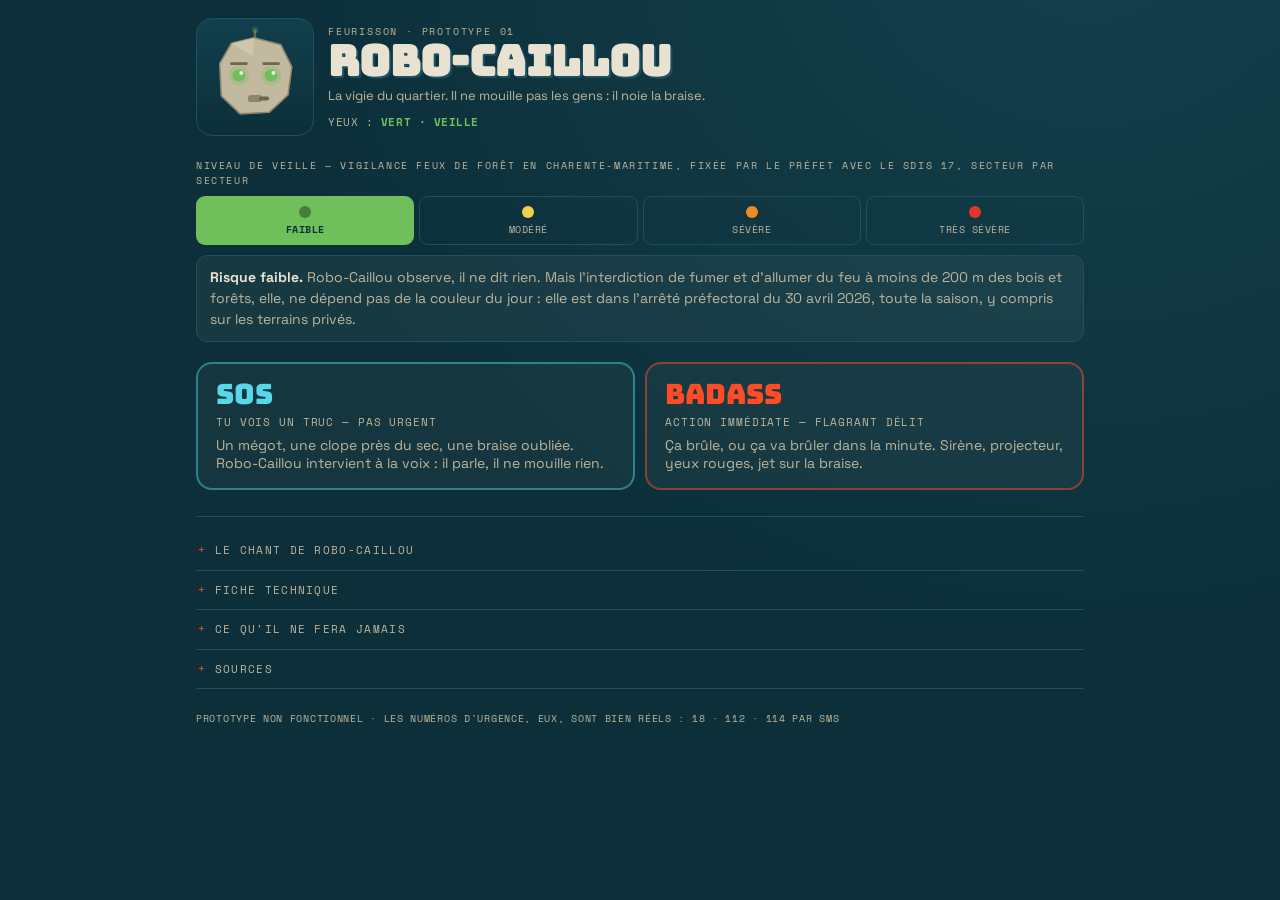
<file: france/robo-caillou/index.html>
<!DOCTYPE html>
<html lang="fr">
<head>
<meta charset="utf-8">
<meta name="viewport" content="width=device-width, initial-scale=1">
<title>Robo-Caillou — la vigie du quartier</title>
<link rel="preconnect" href="https://fonts.googleapis.com">
<link rel="preconnect" href="https://fonts.gstatic.com" crossorigin>
<link href="https://fonts.googleapis.com/css2?family=Bungee&family=Space+Grotesk:wght@400;500;700&family=Space+Mono:wght@400;700&display=swap" rel="stylesheet">
<style>
:root{
  --nuit:#0C2F3A; --nuit-2:#123F4E; --nuit-3:#1B5162;
  --calcaire:#E9E2D0; --calcaire-2:#BFB59B;
  --vert:#6FBF5A; --jaune:#F2D046; --orange:#F08A24; --rouge:#E0362A;
  --braise:#FF4B26; --eau:#57D7E8;
  --display:"Bungee",system-ui,sans-serif;
  --body:"Space Grotesk",system-ui,sans-serif;
  --mono:"Space Mono",ui-monospace,monospace;
}
*{box-sizing:border-box}
html{-webkit-text-size-adjust:100%}
body{
  margin:0;background:var(--nuit);color:var(--calcaire);
  font-family:var(--body);font-size:16px;line-height:1.5;
  background-image:radial-gradient(ellipse at 85% -10%, rgba(87,215,232,.10), transparent 55%);
  background-attachment:fixed;transition:background-color .3s ease;
}
.wrap{max-width:920px;margin:0 auto;padding:18px 16px 36px}
a{color:var(--eau)}
button:focus-visible,a:focus-visible,summary:focus-visible{outline:3px solid var(--jaune);outline-offset:3px;border-radius:6px}

/* ---------- HERO ---------- */
.hero{display:grid;gap:14px;grid-template-columns:118px minmax(0,1fr);align-items:center}
@media(max-width:480px){.hero{grid-template-columns:88px minmax(0,1fr);gap:11px}}
.head-box{background:linear-gradient(180deg,var(--nuit-2),var(--nuit));border:1px solid var(--nuit-3);border-radius:16px;padding:7px}
svg.head{width:100%;height:auto;display:block}
.eyebrow{font-family:var(--mono);font-size:10px;letter-spacing:.18em;text-transform:uppercase;color:var(--calcaire-2);margin:0 0 3px}
h1{font-family:var(--display);font-size:clamp(24px,6.5vw,42px);line-height:.94;margin:0 0 5px;text-shadow:2px 2px 0 var(--nuit-3)}
.sub{font-size:13px;color:var(--calcaire-2);margin:0}
.readout{font-family:var(--mono);font-size:11px;letter-spacing:.05em;text-transform:uppercase;margin:8px 0 0;color:var(--calcaire-2)}
.readout b{color:var(--vert)}

/* eyes */
.eye{fill:var(--vert);transition:fill .25s}
.glow{opacity:.25;fill:var(--vert);transition:opacity .25s,fill .25s}
.brow{stroke:#6E6450;stroke-width:7;stroke-linecap:round;transform-box:fill-box;transform-origin:center;transition:transform .3s}
.jet{opacity:0}
[data-state="jaune"] .eye,[data-state="jaune"] .glow{fill:var(--jaune)}
[data-state="jaune"] .readout b{color:var(--jaune)}
[data-state="orange"] .eye,[data-state="orange"] .glow{fill:var(--orange)}
[data-state="orange"] .readout b{color:var(--orange)}
[data-state="orange"] .brow-l{transform:rotate(7deg)}
[data-state="orange"] .brow-r{transform:rotate(-7deg)}
[data-state="rouge"] .eye,[data-state="rouge"] .glow{fill:var(--rouge)}
[data-state="rouge"] .readout b{color:var(--rouge)}
[data-state="rouge"] .brow-l{transform:rotate(12deg) translateY(2px)}
[data-state="rouge"] .brow-r{transform:rotate(-12deg) translateY(2px)}
body.badass .eye,body.badass .glow{fill:var(--braise)!important}
body.badass .glow{opacity:.55;animation:pulse 1s infinite}
body.badass .brow-l{transform:rotate(17deg) translateY(3px)}
body.badass .brow-r{transform:rotate(-17deg) translateY(3px)}
body.badass .jet{opacity:1;animation:spray .9s linear infinite}
@keyframes pulse{0%,100%{opacity:.55}50%{opacity:.15}}
@keyframes spray{0%{transform:translate(0,0);opacity:1}100%{transform:translate(46px,54px);opacity:0}}

/* ---------- NIVEAU DE VEILLE ---------- */
.veille{margin:22px 0 0}
.veille-title{font-family:var(--mono);font-size:10px;letter-spacing:.16em;text-transform:uppercase;color:var(--calcaire-2);margin:0 0 8px}
.levels{display:grid;grid-template-columns:repeat(4,1fr);gap:5px}
.lvl{
  font-family:var(--mono);font-size:10px;letter-spacing:.05em;text-transform:uppercase;
  border:1px solid var(--nuit-3);background:transparent;color:var(--calcaire-2);
  border-radius:9px;padding:9px 4px 8px;cursor:pointer;line-height:1.3;text-align:center;
}
.lvl .dot{display:block;width:12px;height:12px;border-radius:50%;margin:0 auto 5px}
.lvl[data-l="vert"] .dot{background:var(--vert)} .lvl[data-l="jaune"] .dot{background:var(--jaune)}
.lvl[data-l="orange"] .dot{background:var(--orange)} .lvl[data-l="rouge"] .dot{background:var(--rouge)}
.lvl[aria-pressed="true"]{color:var(--nuit);font-weight:700;border-color:transparent}
.lvl[data-l="vert"][aria-pressed="true"]{background:var(--vert)}
.lvl[data-l="jaune"][aria-pressed="true"]{background:var(--jaune)}
.lvl[data-l="orange"][aria-pressed="true"]{background:var(--orange);color:#2A0A0A}
.lvl[data-l="rouge"][aria-pressed="true"]{background:var(--rouge);color:#fff}
.lvl[aria-pressed="true"] .dot{background:rgba(0,0,0,.35)}
.veille-desc{
  font-size:14px;color:var(--calcaire-2);margin:10px 0 0;padding:11px 13px;
  background:rgba(233,226,208,.05);border:1px solid var(--nuit-3);border-radius:11px;
}
.veille-desc b{color:var(--calcaire)}

/* ---------- CHOIX DES DEUX MODES ---------- */
.modes{display:grid;gap:10px;grid-template-columns:1fr;margin:20px 0 0}
@media(min-width:620px){.modes{grid-template-columns:1fr 1fr}}
.mode{
  text-align:left;cursor:pointer;border-radius:16px;padding:16px 18px;
  border:2px solid var(--nuit-3);background:rgba(233,226,208,.04);color:var(--calcaire);
  font-family:var(--body);transition:border-color .2s,background .2s,transform .1s;
}
.mode:hover{transform:translateY(-2px)}
.mode .name{font-family:var(--display);font-size:clamp(20px,5vw,28px);line-height:1;display:block;margin-bottom:6px}
.mode .when{font-family:var(--mono);font-size:11px;letter-spacing:.08em;text-transform:uppercase;color:var(--calcaire-2);display:block;margin-bottom:6px}
.mode .what{font-size:14px;color:var(--calcaire-2);display:block}
.mode-sos{border-color:rgba(87,215,232,.45)}
.mode-sos .name{color:var(--eau)}
.mode-sos:hover,.mode-sos[aria-pressed="true"]{border-color:var(--eau);background:rgba(87,215,232,.10)}
.mode-badass{border-color:rgba(255,75,38,.5)}
.mode-badass .name{color:var(--braise)}
.mode-badass:hover,.mode-badass[aria-pressed="true"]{border-color:var(--braise);background:rgba(255,75,38,.12)}

.siren{height:4px;border-radius:99px;background:var(--nuit-3);overflow:hidden;margin:12px 0 0;position:relative;display:none}
body.badass .siren{display:block}
.siren::after{content:"";position:absolute;inset:0;width:34%;border-radius:99px;background:linear-gradient(90deg,transparent,var(--braise),transparent);animation:sweep 1.1s linear infinite}
@keyframes sweep{0%{left:-34%}100%{left:100%}}
body.badass{background-color:#2A0A0A;background-image:radial-gradient(ellipse at 50% 0%, rgba(255,75,38,.26), transparent 60%)}
body.badass .head-box{border-color:var(--braise);animation:shake .28s infinite}
@keyframes shake{0%,100%{transform:translate(0,0)}25%{transform:translate(-2px,1px)}50%{transform:translate(2px,-1px)}75%{transform:translate(-1px,-2px)}}

/* ---------- PANNEAUX ---------- */
.panel{display:none;margin-top:18px}
.panel.show{display:block;animation:fade .22s ease}
@keyframes fade{from{opacity:0;transform:translateY(4px)}to{opacity:1;transform:none}}
h2{font-family:var(--display);font-size:clamp(16px,4vw,21px);margin:0 0 4px}
.lede{color:var(--calcaire-2);margin:0 0 13px;font-size:14px;max-width:66ch}
.card{background:rgba(233,226,208,.05);border:1px solid var(--nuit-3);border-radius:13px;padding:15px 17px}
.card h3{font-family:var(--mono);font-size:11px;letter-spacing:.13em;text-transform:uppercase;color:var(--eau);margin:0 0 9px}
.opts{display:grid;gap:8px}
.opt{text-align:left;font-family:var(--body);font-size:15px;color:var(--calcaire);background:rgba(233,226,208,.06);
  border:1px solid var(--nuit-3);border-radius:10px;padding:11px 13px;cursor:pointer;line-height:1.35}
.opt:hover{background:rgba(233,226,208,.12);border-color:var(--calcaire-2)}
.opt b{display:block;margin-bottom:2px}
.opt span{color:var(--calcaire-2);font-size:13px}
.answer{display:none;margin-top:13px;border-radius:13px;padding:15px 17px;border:1px solid var(--nuit-3);background:var(--nuit-2)}
.answer.open{display:block}
.answer .tag{display:inline-block;font-family:var(--mono);font-size:10px;letter-spacing:.13em;text-transform:uppercase;
  padding:4px 9px;border-radius:99px;margin-bottom:9px;background:var(--vert);color:var(--nuit);font-weight:700}
.answer.lvl2 .tag{background:var(--orange);color:#2A0A0A}
.answer.lvl3 .tag{background:var(--braise);color:#fff}
.answer h3{font-family:var(--display);font-size:clamp(15px,3.6vw,20px);margin:0 0 6px;line-height:1.2;color:var(--calcaire)}
.answer .big{font-family:var(--display);font-size:clamp(20px,5.5vw,32px);color:var(--braise);margin:4px 0 8px}
.answer ul{padding-left:17px;margin:9px 0}
.answer li{margin-bottom:6px;font-size:15px}
.legal{font-family:var(--mono);font-size:12px;line-height:1.55;color:var(--calcaire-2);border-top:1px dashed var(--nuit-3);margin-top:11px;padding-top:10px}
.reset{background:none;border:1px solid var(--nuit-3);color:var(--calcaire-2);font-family:var(--mono);font-size:11px;
  letter-spacing:.08em;text-transform:uppercase;padding:7px 12px;border-radius:99px;cursor:pointer;margin-top:11px}

.seq{list-style:none;margin:0 0 13px;padding:0;font-family:var(--mono);font-size:13px}
.seq li{padding:7px 0;border-bottom:1px dashed var(--nuit-3);color:var(--calcaire-2);opacity:.28;transition:opacity .3s,color .3s}
.seq li.on{opacity:1;color:var(--calcaire)}
.seq li.on b{color:var(--braise)}
.seq li::before{content:"› ";color:var(--braise)}
.seq li.first{opacity:1;color:var(--calcaire)}
.seq li.first b{color:var(--eau)}
.cercle{border:1px solid var(--nuit-3);border-radius:13px;padding:15px 17px;background:rgba(255,75,38,.07)}
.cercle h3{font-family:var(--display);font-size:clamp(14px,3.2vw,19px);margin:0 0 6px;color:var(--braise)}
.cercle p{margin:0 0 9px;font-size:15px}
.cercle p:last-child{margin:0}
.sound-row{display:flex;gap:6px;flex-wrap:wrap;margin-bottom:12px}
.chip{font-family:var(--mono);font-size:11px;letter-spacing:.06em;text-transform:uppercase;background:transparent;
  color:var(--calcaire-2);border:1px solid var(--nuit-3);padding:6px 11px;border-radius:99px;cursor:pointer}
.chip[aria-pressed="false"]{opacity:.5;text-decoration:line-through}

/* ---------- DÉTAILS ---------- */
.more{margin-top:26px;border-top:1px solid var(--nuit-3);padding-top:14px}
details{border-bottom:1px solid var(--nuit-3)}
summary{font-family:var(--mono);font-size:11px;letter-spacing:.12em;text-transform:uppercase;color:var(--calcaire-2);
  padding:11px 2px;cursor:pointer;list-style:none}
summary::-webkit-details-marker{display:none}
summary::before{content:"+ ";color:var(--braise)}
details[open] summary::before{content:"− "}
summary:hover{color:var(--calcaire)}
.details-body{padding:2px 2px 16px;font-size:15px}
.details-body ul,.details-body ol{padding-left:17px;margin:0}
.details-body li{margin-bottom:8px;color:var(--calcaire-2)}
.details-body li b{color:var(--calcaire)}
.chant{background:var(--nuit-2);border-left:3px solid var(--jaune);border-radius:9px;padding:13px 15px}
.chant p{margin:0 0 11px}.chant p:last-child{margin:0}
.chant .refrain{font-family:var(--display);font-size:clamp(14px,3vw,18px);line-height:1.35;color:var(--jaune)}
footer{margin-top:22px;font-family:var(--mono);font-size:10px;letter-spacing:.07em;text-transform:uppercase;color:var(--calcaire-2)}

/* ---------- SCÈNE SOS ---------- */
.sos-grid{display:grid;gap:14px;grid-template-columns:1fr}
@media(min-width:760px){.sos-grid{grid-template-columns:262px minmax(0,1fr);align-items:start}}
.stage{
  background:linear-gradient(180deg,var(--nuit-2),var(--nuit));
  border:1px solid var(--nuit-3);border-radius:16px;padding:14px;text-align:center;
}
@media(min-width:760px){.stage{position:sticky;top:12px}}
.stage svg{width:100%;max-width:176px;height:auto;margin:0 auto;display:block}
.bubble{
  position:relative;margin:0 0 12px;text-align:left;
  background:var(--calcaire);color:var(--nuit);border-radius:12px;
  padding:10px 12px;font-size:14px;line-height:1.35;font-weight:500;
}
.bubble::after{content:"";position:absolute;left:26px;bottom:-8px;border:8px solid transparent;border-top-color:var(--calcaire);border-bottom:0}
.bubble.idle{background:rgba(233,226,208,.10);color:var(--calcaire-2);font-weight:400;font-style:italic}
.bubble.idle::after{border-top-color:rgba(233,226,208,.10)}
.bubble.live{animation:pop .2s ease}
@keyframes pop{from{opacity:0;transform:translateY(-4px)}to{opacity:1;transform:none}}
.act-label{
  font-family:var(--mono);font-size:10px;letter-spacing:.14em;text-transform:uppercase;
  color:var(--calcaire-2);margin:10px 0 0;
}
.stage[data-act="parle"] .act-label{color:var(--eau)}
.stage[data-act="eau"] .act-label{color:var(--braise)}
.s-eye{fill:var(--eau);transition:fill .25s}
.s-glow{fill:var(--eau);opacity:.22;transition:fill .25s,opacity .25s}
.s-jet{opacity:0}
.stage[data-act="parle"] .s-glow{opacity:.5;animation:pulse .34s infinite}
.stage[data-act="eau"] .s-glow{opacity:.55;animation:pulse 1s infinite}
.stage[data-act="eau"] .s-jet{opacity:1;animation:spray .8s linear infinite}
.stage[data-tone="vert"] .s-eye,.stage[data-tone="vert"] .s-glow{fill:var(--vert)}
.stage[data-tone="orange"] .s-eye,.stage[data-tone="orange"] .s-glow{fill:var(--orange)}
.stage[data-tone="rouge"] .s-eye,.stage[data-tone="rouge"] .s-glow{fill:var(--rouge)}
.s-brow{
  stroke:#6E6450;stroke-width:7;stroke-linecap:round;
  transform-box:fill-box;transform-origin:center;
  transition:transform .35s cubic-bezier(.34,1.4,.5,1);
}
/* au repos : sourcils levés, l'air d'attendre */
.s-brow-l{transform:rotate(-7deg) translateY(-3px)}
.s-brow-r{transform:rotate(7deg) translateY(-3px)}
/* vert : détendu */
.stage[data-tone="vert"] .s-brow-l{transform:rotate(-2deg) translateY(-1px)}
.stage[data-tone="vert"] .s-brow-r{transform:rotate(2deg) translateY(-1px)}
/* orange : il fronce, et un sourcil tique */
.stage[data-tone="orange"] .s-brow-l{transform:rotate(11deg) translateY(3px);animation:tic-l 3.2s infinite}
.stage[data-tone="orange"] .s-brow-r{transform:rotate(-11deg) translateY(3px)}
@keyframes tic-l{
  0%,84%,100%{transform:rotate(11deg) translateY(3px)}
  88%{transform:rotate(17deg) translateY(5px)}
  92%{transform:rotate(11deg) translateY(3px)}
}
/* rouge : sourcils écrasés, il n'écoute plus */
.stage[data-tone="rouge"] .s-brow-l{transform:rotate(22deg) translateY(6px);animation:fury-l .5s infinite}
.stage[data-tone="rouge"] .s-brow-r{transform:rotate(-22deg) translateY(6px);animation:fury-r .5s infinite}
@keyframes fury-l{0%,100%{transform:rotate(22deg) translateY(6px)}50%{transform:rotate(25deg) translateY(7px)}}
@keyframes fury-r{0%,100%{transform:rotate(-22deg) translateY(6px)}50%{transform:rotate(-25deg) translateY(7px)}}
.stage[data-tone="vert"] .act-label{color:var(--vert)}
.stage[data-tone="orange"] .act-label{color:var(--orange)}
.stage[data-tone="rouge"] .act-label{color:var(--rouge)}
.say-btn{
  font-family:var(--mono);font-size:11px;letter-spacing:.07em;text-transform:uppercase;
  background:var(--eau);color:var(--nuit);border:0;border-radius:99px;
  padding:9px 15px;cursor:pointer;font-weight:700;margin-top:11px;
}
.say-btn:hover{filter:brightness(1.1)}
.say-btn:disabled{opacity:.35;cursor:default}

/* ---------- GOUTTES D'EAU (mode badass) ---------- */
.rain{position:fixed;inset:0;pointer-events:none;z-index:60;opacity:0;transition:opacity .45s ease}
body.badass .rain{opacity:1}
.drop{
  position:absolute;top:-10vh;
  background:linear-gradient(180deg,rgba(87,215,232,0),rgba(87,215,232,.9));
  border-radius:0 0 50% 50%;
  box-shadow:0 0 7px rgba(87,215,232,.5);
  animation:fall linear infinite;animation-play-state:paused;
}
.trail{
  position:absolute;top:-18vh;width:2px;
  background:linear-gradient(180deg,rgba(87,215,232,0),rgba(87,215,232,.32));
  animation:fall linear infinite;animation-play-state:paused;
}
.trail::after{
  content:"";position:absolute;bottom:-6px;left:-2px;width:6px;height:9px;
  border-radius:0 0 50% 50%;background:rgba(87,215,232,.9);box-shadow:0 0 9px rgba(87,215,232,.65);
}
body.badass .drop,body.badass .trail{animation-play-state:running}
@keyframes fall{from{transform:translateY(0)}to{transform:translateY(125vh)}}

@media (prefers-reduced-motion: reduce){*{animation:none!important;transition:none!important}}
</style>
</head>
<body data-state="vert">
<div class="rain" id="rain" aria-hidden="true"></div>
<div class="wrap">

  <div class="hero">
    <div class="head-box">
      <svg class="head" viewBox="0 0 260 260" role="img" aria-label="Tête de Robo-Caillou">
        <line x1="130" y1="34" x2="130" y2="12" stroke="#6E6450" stroke-width="6" stroke-linecap="round"/>
        <circle cx="130" cy="10" r="8" class="glow"/>
        <path d="M40 96 L70 44 L128 30 L196 48 L224 104 L214 176 L166 220 L92 224 L44 178 Z" fill="#C3B99E" stroke="#8E856E" stroke-width="4" stroke-linejoin="round"/>
        <path d="M70 44 L128 30 L124 78 Z" fill="#D5CCB4" opacity=".7"/>
        <line class="brow brow-l" x1="70" y1="96" x2="108" y2="96"/>
        <line class="brow brow-r" x1="152" y1="96" x2="190" y2="96"/>
        <circle class="glow" cx="89" cy="126" r="26"/><circle class="glow" cx="171" cy="126" r="26"/>
        <circle class="eye" cx="89" cy="126" r="16"/><circle class="eye" cx="171" cy="126" r="16"/>
        <circle cx="95" cy="120" r="5" fill="#fff" opacity=".85"/><circle cx="177" cy="120" r="5" fill="#fff" opacity=".85"/>
        <rect x="112" y="176" width="36" height="18" rx="8" fill="#8E856E"/>
        <rect x="140" y="180" width="26" height="10" rx="5" fill="#6E6450"/>
        <g class="jet" fill="#57D7E8"><circle cx="170" cy="186" r="5"/><circle cx="182" cy="196" r="4" opacity=".8"/><circle cx="192" cy="204" r="3" opacity=".6"/></g>
      </svg>
    </div>
    <div>
      <p class="eyebrow">Feurisson · prototype 01</p>
      <h1>Robo-Caillou</h1>
      <p class="sub">La vigie du quartier. Il ne mouille pas les gens : il noie la braise.</p>
      <p class="readout">Yeux : <b id="stateLabel">vert · veille</b></p>
    </div>
  </div>

  <!-- NIVEAU DE VEILLE -->
  <div class="veille">
    <p class="veille-title">Niveau de veille — vigilance feux de forêt en Charente-Maritime, fixée par le préfet avec le SDIS 17, secteur par secteur</p>
    <div class="levels" role="group" aria-label="Niveau de vigilance du jour">
      <button class="lvl" data-l="vert" aria-pressed="true"><span class="dot"></span>Faible</button>
      <button class="lvl" data-l="jaune" aria-pressed="false"><span class="dot"></span>Modéré</button>
      <button class="lvl" data-l="orange" aria-pressed="false"><span class="dot"></span>Sévère</button>
      <button class="lvl" data-l="rouge" aria-pressed="false"><span class="dot"></span>Très sévère</button>
    </div>
    <p class="veille-desc" id="veilleDesc"></p>
  </div>

  <!-- CHOIX -->
  <div class="modes">
    <button class="mode mode-sos" id="btnSos" aria-pressed="false">
      <span class="name">SOS</span>
      <span class="when">Tu vois un truc — pas urgent</span>
      <span class="what">Un mégot, une clope près du sec, une braise oubliée. Robo-Caillou intervient à la voix : il parle, il ne mouille rien.</span>
    </button>
    <button class="mode mode-badass" id="btnBadass" aria-pressed="false">
      <span class="name">BADASS</span>
      <span class="when">Action immédiate — flagrant délit</span>
      <span class="what">Ça brûle, ou ça va brûler dans la minute. Sirène, projecteur, yeux rouges, jet sur la braise.</span>
    </button>
  </div>
  <div class="siren" aria-hidden="true"></div>

  <!-- PANNEAU SOS -->
  <div class="panel" id="p-sos">
    <h2>Mode SOS</h2>
    <p class="lede">Rien ne brûle encore, mais on a besoin de lui. Robo-Caillou se tourne vers la scène : il parle, et si une braise traîne encore, il la noie.</p>
    <div class="sos-grid">
      <div class="stage" id="stage" data-act="repos">
        <p class="bubble idle" id="bubble">Montre-moi ce que tu vois. Je m'en occupe.</p>
      <svg viewBox="0 0 260 260" role="img" aria-label="Robo-Caillou en action">
        <line x1="130" y1="34" x2="130" y2="12" stroke="#6E6450" stroke-width="6" stroke-linecap="round"/>
        <circle cx="130" cy="10" r="8" class="s-glow"/>
        <path d="M40 96 L70 44 L128 30 L196 48 L224 104 L214 176 L166 220 L92 224 L44 178 Z" fill="#C3B99E" stroke="#8E856E" stroke-width="4" stroke-linejoin="round"/>
        <path d="M70 44 L128 30 L124 78 Z" fill="#D5CCB4" opacity=".7"/>
        <line class="s-brow s-brow-l" x1="70" y1="96" x2="108" y2="96"/>
        <line class="s-brow s-brow-r" x1="152" y1="96" x2="190" y2="96"/>
        <circle class="s-glow" cx="89" cy="126" r="26"/><circle class="s-glow" cx="171" cy="126" r="26"/>
        <circle class="s-eye" cx="89" cy="126" r="16"/><circle class="s-eye" cx="171" cy="126" r="16"/>
        <circle cx="95" cy="120" r="5" fill="#fff" opacity=".85"/><circle cx="177" cy="120" r="5" fill="#fff" opacity=".85"/>
        <rect x="112" y="176" width="36" height="18" rx="8" fill="#8E856E"/>
        <rect x="140" y="180" width="26" height="10" rx="5" fill="#6E6450"/>
        <g class="s-jet" fill="#57D7E8"><circle cx="170" cy="186" r="5"/><circle cx="182" cy="196" r="4" opacity=".8"/><circle cx="192" cy="204" r="3" opacity=".6"/></g>
      </svg>
        <p class="act-label" id="actLabel">En veille</p>
        <button class="say-btn" id="sayBtn" type="button" disabled>🔊 Faire parler Robo-Caillou</button>
      </div>
      <div>
        <div class="card">
          <h3>Qu'est-ce que tu vois, exactement ?</h3>
          <div class="opts">
            <button class="opt" data-a="fumeur"><b>Quelqu'un fume tout près de l'herbe sèche ou du bois</b><span>Personne n'est en danger dans l'immédiat.</span></button>
            <button class="opt" data-a="megotchaud"><b>Un mégot encore allumé, qui fume dans l'herbe</b><span>Petite braise, mais bien vivante.</span></button>
            <button class="opt" data-a="voiture"><b>Un mégot jeté par la fenêtre d'une voiture</b><span>Route, autoroute, parking.</span></button>
            <button class="opt" data-a="megot"><b>Un mégot par terre, déjà éteint</b><span>Jardin, balcon, pied d'immeuble.</span></button>
            <button class="opt" data-a="massif"><b>Un barbecue, un feu, ou du monde dans un bois un jour très sévère</b><span>Forêt, dune, camping, jardin à côté des pins.</span></button>
            <button class="opt" data-a="voiture2"><b>Une voiture garée dans l'herbe sèche</b><span>Bord de piste, parking de plage, chemin forestier.</span></button>
          </div>
        </div>
        <div class="answer" id="answer" role="status" aria-live="polite"></div>
        <button class="reset" id="resetBtn" style="display:none">Recommencer</button>
      </div>
    </div>
  </div>

  <!-- PANNEAU BADASS -->
  <div class="panel" id="p-badass">
    <h2>Mode badass</h2>
    <p class="lede">Braise active, flagrant délit. Tout s'allume en même temps.</p>
    <div class="sound-row">
      <button class="chip" id="soundBtn" aria-pressed="true">Sirène : son ON</button>
    </div>
    <ol class="seq" id="seq">
      <li class="first">S'il y a des flammes, avant tout : <b>18 · 112 · 114 par SMS</b></li>
      <li>Sirène deux-tons pompiers : <b>435 Hz → 488 Hz, en boucle</b></li>
      <li>Projecteur : <b>ON</b></li>
      <li>Yeux : <b>ROUGE MAXIMUM</b></li>
      <li>Voix : <b>« ÉTEINS. ÇA. TOUT DE SUITE. »</b></li>
      <li>Buse : <b>PRESSION MAXIMALE</b></li>
      <li>Cible verrouillée : <b>LA BRAISE</b></li>
      <li>Cercle de la honte : <b>TRACÉ AU SOL</b></li>
    </ol>
    <div class="cercle">
      <h3>Le cercle de la honte</h3>
      <p>Robo-Caillou ne vise pas la personne : il trace au sol, à la lance, un <b>grand cercle d'eau autour de ses pieds</b>. Elle n'est pas touchée. Elle est encerclée. Tout le monde regarde. Et le mégot, au milieu, est noyé.</p>
      <p>Une douche sur la tête dure trois secondes et fait de vous le méchant. Un cercle au sol se raconte pendant un mois.</p>
    </div>
  </div>

  <!-- DÉTAILS -->
  <div class="more">
    <details>
      <summary>Le chant de Robo-Caillou</summary>
      <div class="details-body"><div class="chant">
        <p class="refrain">Je m'appelle Robot,<br>je m'appelle Caillou,<br>je roule dans la garrigue<br>et je vois tout.</p>
        <p>Deux cents mètres autour du bois : c'est la loi qui le dit,<br>range ta clope, l'ami, ou je te pschitte le mégot.</p>
        <p>Œil vert, tout va bien, je ronronne au soleil.<br>Œil rouge, y'a la braise : j'ouvre le robinet.</p>
        <p>Je ne mouille pas les gens, je ne noie que la braise.<br>Je ne suis pas la police, je suis la vigie du quartier.</p>
      </div></div>
    </details>
    <details>
      <summary>Fiche technique</summary>
      <div class="details-body"><ul>
        <li><b>Capteur de particules</b> — il renifle la fumée</li>
        <li><b>Caméra thermique</b> — elle traque le point chaud</li>
        <li><b>Horloge + niveau de veille</b> — plus le danger monte, plus il est strict</li>
        <li><b>Buse orientable</b> — bridée vers le bas, elle ne peut pas monter au-dessus du genou</li>
        <li><b>Cendrier intégré</b> — ouvert sous le ventre</li>
      </ul></div>
    </details>
    <details>
      <summary>Ce qu'il ne fera jamais</summary>
      <div class="details-body"><ul>
        <li><b>Jamais d'eau</b> sur un feu d'appareil électrique, ni sur de l'huile en flammes.</li>
        <li><b>Jamais de jet sur quelqu'un</b>, même en mode badass. Arroser une personne exprès porte un nom au code pénal : violences volontaires. L'article R624-1 les punit d'une contravention de 4e classe, jusqu'à 750 € — sans qu'il soit nécessaire que la personne soit blessée.</li>
        <li><b>Jamais à la place des pompiers.</b> Devant un vrai départ de feu, il appelle le 18 ou le 112, et il se tait.</li>
        <li><b>Jamais de fausse alerte.</b> Faire croire à un sinistre pour faire venir les secours pour rien est un délit : article 322-14 du code pénal, deux ans d'emprisonnement et 30 000 € d'amende.</li>
      </ul></div>
    </details>
    <details>
      <summary>Sources</summary>
      <div class="details-body"><ol>
        <li><b>Météo-France — la Météo des forêts</b> : carte quotidienne du danger de feux, par département, publiée vers 17 h pour le lendemain et le surlendemain, sur 4 niveaux — faible (vert), modéré (jaune), élevé (orange), très élevé (rouge).<br><a href="https://meteofrance.com/meteo-des-forets" target="_blank" rel="noopener">meteofrance.com</a></li>
        <li><b>Préfecture de la Charente-Maritime — arrêté n°26EB142 du 30 avril 2026</b>, relatif à l'usage du feu pour prévenir les incendies de forêt et d'espaces naturels : interdiction pour les particuliers de fumer, porter ou allumer du feu, y compris sur les terrains privés, à l'intérieur ou jusqu'à 200 m des bois et forêts, et pour les usagers des voies publiques qui les traversent ; aucune allumette ni matière incandescente jetée ; feux d'artifice assimilés aux feux de plein air ; les maires peuvent limiter l'accès aux massifs boisés, notamment en vigilance très sévère.<br><a href="https://www.charente-maritime.gouv.fr/Actions-de-l-Etat/Securite/Securite-civile/Prevention-des-incendies-de-foret-d-espaces-naturels-et-agricoles" target="_blank" rel="noopener">charente-maritime.gouv.fr</a></li>
        <li><b>Vigilance feux de forêt en Charente-Maritime</b> : le niveau est fixé par le préfet en concertation avec le SDIS 17, secteur géographique par secteur géographique, et déclenche un renforcement des moyens. Niveau du jour :<br><a href="https://www.risque-prevention-incendie.fr/17" target="_blank" rel="noopener">risque-prevention-incendie.fr/17</a></li>
        <li><b>Légifrance — code forestier, art. L131-1-1</b> (loi n°2023-580 du 10 juillet 2023) : interdiction de fumer dans les bois et forêts et jusqu'à 200 m, pendant la période à risque définie par arrêté préfectoral.<br><a href="https://www.legifrance.gouv.fr/codes/id/LEGISCTA000025248662" target="_blank" rel="noopener">legifrance.gouv.fr</a></li>
        <li><b>Prévention Incendie Forêt</b> : amende de 135 €, et interdiction toute l'année de jeter des objets incandescents dans forêts, maquis, garrigues et landes.<br><a href="https://www.prevention-incendie-foret.com/en-foret" target="_blank" rel="noopener">prevention-incendie-foret.com</a></li>
        <li><b>Génération Sans Tabac</b> : le jet de mégot est inscrit au code forestier parmi les actes pouvant provoquer involontairement l'incendie des bois et forêts.<br><a href="https://www.generationsanstabac.org/fr/actualites/extension-de-linterdiction-de-fumer-en-foret-pour-lutter-contre-les-incendies/" target="_blank" rel="noopener">generationsanstabac.org</a></li>
        <li><b>L'Argus</b> : neuf incendies sur dix seraient d'origine humaine ; 100 mégots par kilomètre et par jour sur les autoroutes selon Vinci Autoroutes ; jusqu'à 3 ans d'emprisonnement et 45 000 € d'amende en cas d'incendie provoqué par un jet de mégot.<br><a href="https://www.largus.fr/actualite-automobile/feux-de-foret-quelles-sanctions-pour-le-jet-dun-megot-de-cigarette-par-la-fenetre-en-voiture-2216388.html" target="_blank" rel="noopener">largus.fr</a></li>
        <li><b>Légifrance</b> — <a href="https://www.legifrance.gouv.fr/codes/article_lc/LEGIARTI000006418305/" target="_blank" rel="noopener">art. 322-14</a> (fausse alerte) et <a href="https://www.legifrance.gouv.fr/codes/article_lc/LEGIARTI000006419498" target="_blank" rel="noopener">art. R624-1</a> (violences légères, 4e classe).</li>
        <li><b>Ornikar</b> et <b>Wikipédia</b> : premier ton du deux-tons commun à tous les services (435 Hz) ; pompiers 488 Hz à 25–30 cycles/min, police 580 Hz à 50–60 cycles/min.<br><a href="https://www.ornikar.com/code/cours/signalisation/sur-vehicule/signaux-sonores" target="_blank" rel="noopener">ornikar.com</a></li>
      </ol>
      <p style="font-size:13px;color:var(--calcaire-2);margin:14px 0 0">Une précision honnête : les communiqués de la préfecture nomment clairement les niveaux <b>sévère</b> et <b>très sévère</b>, et indiquent que l'échelle va du risque modéré au risque très sévère. Le nom exact du niveau le plus bas n'est pas confirmé par les sources ci-dessus ; sur cette page il est appelé « faible ». À vérifier dans l'arrêté avant toute présentation officielle.</p></div>
    </details>
  </div>

  <footer>Prototype non fonctionnel · les numéros d'urgence, eux, sont bien réels : 18 · 112 · 114 par SMS</footer>
</div>

<script>
(function(){
  /* gouttes d'eau */
  (function(){
    var rain=document.getElementById('rain');
    if(!rain)return;
    if(window.matchMedia&&window.matchMedia('(prefers-reduced-motion: reduce)').matches)return;
    var frag=document.createDocumentFragment(),i,d;
    for(i=0;i<34;i++){
      d=document.createElement('span');
      d.className='drop';
      var w=2+Math.random()*4;
      d.style.left=(Math.random()*100).toFixed(2)+'%';
      d.style.width=w.toFixed(1)+'px';
      d.style.height=(w*3.2+Math.random()*10).toFixed(1)+'px';
      d.style.animationDuration=(0.9+Math.random()*1.5).toFixed(2)+'s';
      d.style.animationDelay=(-Math.random()*2.5).toFixed(2)+'s';
      d.style.opacity=(0.45+Math.random()*0.55).toFixed(2);
      frag.appendChild(d);
    }
    for(i=0;i<9;i++){
      d=document.createElement('span');
      d.className='trail';
      d.style.left=(Math.random()*100).toFixed(2)+'%';
      d.style.height=(12+Math.random()*22).toFixed(1)+'vh';
      d.style.animationDuration=(3.5+Math.random()*4).toFixed(2)+'s';
      d.style.animationDelay=(-Math.random()*6).toFixed(2)+'s';
      frag.appendChild(d);
    }
    rain.appendChild(frag);
  })();

  var body=document.body;
  var label=document.getElementById('stateLabel');
  var desc=document.getElementById('veilleDesc');
  var lvls=[].slice.call(document.querySelectorAll('.lvl'));

  var VEILLE={
    vert:{lab:'vert · veille',
      txt:"<b>Risque faible.</b> Robo-Caillou observe, il ne dit rien. Mais l'interdiction de fumer et d'allumer du feu à moins de 200 m des bois et forêts, elle, ne dépend pas de la couleur du jour : elle est dans l'arrêté préfectoral du 30 avril 2026, toute la saison, y compris sur les terrains privés."},
    jaune:{lab:'jaune · veille attentive',
      txt:"<b>Risque modéré.</b> C'est le premier niveau que la préfecture annonce publiquement. Robo-Caillou ouvre l'œil et rappelle la règle à voix douce. Aucune allumette, aucune matière incandescente ne doit être jetée — nulle part."},
    orange:{lab:'orange · vigilance',
      txt:"<b>Vigilance sévère.</b> Le préfet la déclare secteur par secteur, avec le SDIS 17, et le SDIS renforce ses moyens. Robo-Caillou passe en vigilance permanente : plus aucune tolérance pour une cigarette près du sec. Les feux d'artifice, assimilés à des feux de plein air, tombent sous la même interdiction."},
    rouge:{lab:'rouge · alerte',
      txt:"<b>Vigilance très sévère.</b> Robo-Caillou est en alerte du matin au soir. À ce niveau, les maires peuvent, au titre de leurs pouvoirs de police, limiter l'accès aux massifs boisés de leur commune. Le niveau du jour se vérifie sur risque-prevention-incendie.fr/17."}
  };
  var current='vert';

  function paint(){
    var s=body.classList.contains('badass')?'rouge':current;
    body.setAttribute('data-state',s);
    label.textContent=body.classList.contains('badass')?'rouge · badass':VEILLE[current].lab;
    desc.innerHTML=VEILLE[current].txt;
    lvls.forEach(function(b){b.setAttribute('aria-pressed',String(b.dataset.l===current));});
  }
  lvls.forEach(function(b){b.addEventListener('click',function(){current=b.dataset.l;paint();});});
  paint();

  /* modes */
  var btnSos=document.getElementById('btnSos'),btnBad=document.getElementById('btnBadass');
  var pSos=document.getElementById('p-sos'),pBad=document.getElementById('p-badass');
  var seq=[].slice.call(document.querySelectorAll('.seq li:not(.first)'));
  var timers=[],badassOn=false;

  function showMode(m){
    pSos.classList.toggle('show',m==='sos');
    pBad.classList.toggle('show',m==='badass');
    btnSos.setAttribute('aria-pressed',String(m==='sos'));
    btnBad.setAttribute('aria-pressed',String(m==='badass'));
  }
  function stopBadass(){
    badassOn=false;body.classList.remove('badass');stopSiren();
    timers.forEach(clearTimeout);timers=[];
    seq.forEach(function(li){li.classList.remove('on');});
    btnBad.querySelector('.name').textContent='BADASS';
    paint();
  }
  btnSos.addEventListener('click',function(){
    if(badassOn)stopBadass();
    showMode('sos');
  });
  btnBad.addEventListener('click',function(){
    if(badassOn){stopBadass();showMode('badass');return;}
    badassOn=true;body.classList.add('badass');
    if('speechSynthesis' in window){try{window.speechSynthesis.cancel();}catch(e){}}
    btnBad.querySelector('.name').textContent='COUPER';
    showMode('badass');paint();startSiren();
    timers.forEach(clearTimeout);timers=[];
    seq.forEach(function(li,i){timers.push(setTimeout(function(){li.classList.add('on');},170*i));});
  });

  /* sirène en boucle */
  var actx=null,nodes=null,tmr=null,soundOn=true;
  var soundBtn=document.getElementById('soundBtn');
  function stopSiren(){
    if(tmr){clearInterval(tmr);tmr=null;}
    if(nodes&&actx){
      try{
        var g=nodes.gain.gain;
        g.cancelScheduledValues(actx.currentTime);
        g.setValueAtTime(g.value,actx.currentTime);
        g.linearRampToValueAtTime(0,actx.currentTime+.18);
        nodes.a.stop(actx.currentTime+.3);nodes.b.stop(actx.currentTime+.3);
      }catch(e){}
      nodes=null;
    }
  }
  function startSiren(){
    if(!soundOn)return;
    if(window.matchMedia&&window.matchMedia('(prefers-reduced-motion: reduce)').matches)return;
    try{
      var AC=window.AudioContext||window.webkitAudioContext; if(!AC)return;
      if(!actx)actx=new AC();
      if(actx.state==='suspended')actx.resume();
      stopSiren();
      var a=actx.createOscillator(),b=actx.createOscillator();
      var filt=actx.createBiquadFilter(),gain=actx.createGain();
      a.type='sawtooth';b.type='sawtooth';
      filt.type='lowpass';filt.frequency.value=1800;
      gain.gain.value=0;
      a.connect(filt);b.connect(filt);filt.connect(gain);gain.connect(actx.destination);
      var LOW=435,HIGH=488,hi=false;
      function tone(f){
        a.frequency.setTargetAtTime(f,actx.currentTime,.015);
        b.frequency.setTargetAtTime(f*1.006,actx.currentTime,.015);
      }
      tone(LOW);a.start();b.start();
      gain.gain.linearRampToValueAtTime(.055,actx.currentTime+.08);
      tmr=setInterval(function(){hi=!hi;tone(hi?HIGH:LOW);},1100);
      nodes={a:a,b:b,gain:gain};
    }catch(e){}
  }
  soundBtn.addEventListener('click',function(){
    soundOn=!soundOn;
    soundBtn.setAttribute('aria-pressed',String(soundOn));
    soundBtn.textContent=soundOn?'Sirène : son ON':'Sirène : son OFF';
    if(!soundOn)stopSiren(); else if(badassOn)startSiren();
  });

  /* réponses SOS */
  var answer=document.getElementById('answer'),resetBtn=document.getElementById('resetBtn');
  var R={
    fumeur:{lvl:2,tag:'Vigilance',say:"Tu es à moins de deux cents mètres d'un bois. C'est interdit, c'est écrit, et c'est affiché à l'entrée. Donc soit tu n'as pas lu, soit tu t'en moques. Éteins.",title:"On rappelle la règle — on ne dénonce personne.",big:"135 €",
      body:"<p>Beaucoup l'ignorent sincèrement : depuis la loi du 10 juillet 2023, il est interdit de fumer <b>dans les bois et forêts et jusqu'à 200 mètres autour</b>, pendant la période à risque fixée par arrêté du préfet. L'amende prévue est de 135 €.</p><ul><li>Si tu peux le dire tranquillement, dis-le : « ici c'est interdit en ce moment, il y a un arrêté ».</li><li>Si tu ne le sens pas, tu ne dis rien. Personne n'est en danger dans la minute.</li><li>Un cendrier de poche règle le problème sans conflit.</li></ul>",
      legal:"Il n'existe aucun service à qui « signaler un fumeur ». Les numéros d'urgence servent à signaler un feu, pas un comportement."},
    voiture:{lvl:2,tag:'Infraction',say:"Tu as baissé la vitre exprès. Donc tu savais. Relevé de plaque, ça suffit pour te verbaliser. Un cendrier de poche coûte deux euros. Fais le calcul.",title:"Verbalisable — mais pas par toi.",big:"100 / km",
      body:"<p>Vinci Autoroutes estime que 100 mégots par kilomètre sont jetés chaque jour sur les autoroutes, dans chaque sens. Un automobiliste surpris peut être verbalisé par simple relevé de plaque, par un agent assermenté.</p><ul><li><b>Agent assermenté</b> : toi, tu ne l'es pas.</li><li>Si le mégot a déclenché un départ de feu → mode badass, et 18 ou 112 immédiatement.</li><li>Sinon, rien à faire dans l'instant. Et c'est frustrant, oui.</li></ul>",
      legal:"En cas d'incendie provoqué par un jet de mégot, le code pénal prévoit jusqu'à 3 ans d'emprisonnement et 45 000 € d'amende, et l'auteur peut avoir à payer les dégâts et le coût des secours."},
    megot:{lvl:1,tag:'Simple geste',say:"Celui-là, quelqu'un l'a jeté en se disant qu'un autre le ramasserait. Cet autre, c'est moi. Toujours moi.",title:"Tu ramasses, et c'est fini.",big:"1 geste",
      body:"<p>Un mégot froid ne part pas en fumée. Il pollue, mais il n'allume rien. Le vrai risque, c'est celui qui est encore chaud, et celui qui sera jeté demain.</p><ul><li>Ramasse-le, jette-le dans un cendrier.</li><li>Un cendrier à l'entrée du bâtiment fait plus que dix panneaux.</li><li>S'il y en a beaucoup au même endroit, c'est là qu'il manque un cendrier.</li></ul>",
      legal:"Toute l'année, il est interdit de jeter des objets incandescents dans les forêts, maquis, garrigues et landes."},
    megotchaud:{lvl:3,tag:'Il agit',act:'eau',say:"Braise vivante dans l'herbe sèche. Je la noie. Toi, tu as regardé le sol avant de jeter ? Non.",title:"Là, il lance de l'eau.",big:"1 pschitt",
      body:"<p>Un seul mégot encore incandescent, posé contre de la végétation sèche, suffit à déclencher un départ de feu — c'est le scénario que la préfecture rappelle chaque été.</p><ul><li>De l'eau dessus, franchement, jusqu'à ce que plus rien ne fume.</li><li>Écraser du pied dans l'herbe ne suffit pas : la braise continue sous la semelle.</li><li>Ensuite seulement, dans un cendrier ou une poubelle.</li></ul>",
      legal:"Toute l'année, il est interdit de jeter des allumettes ou des matières incandescentes dans les bois, forêts, landes et maquis."},
    massif:{lvl:2,tag:'Interdiction',say:"Un feu, ici, aujourd'hui. Le département est en vigilance très sévère. C'était à la radio, sur le panneau, et à l'entrée du chemin. Éteins.",title:"Aucun feu, même un barbecue.",big:"200 m",
      body:"<p>L'arrêté préfectoral du 30 avril 2026 interdit aux particuliers de <b>fumer, porter ou allumer du feu à l'intérieur et jusqu'à 200 mètres des bois et forêts</b>, y compris sur les terrains privés, et y compris pour les usagers des voies publiques qui les traversent.</p><ul><li>Un barbecue en est un aussi. Un feu d'artifice également : ils sont assimilés à des feux de plein air et doivent être annulés ou reportés.</li><li>En vigilance très sévère, le maire peut fermer l'accès aux massifs boisés de la commune.</li><li>La plupart des gens ne le savent pas. Le dire calmement suffit presque toujours.</li></ul>",
      legal:"Le niveau du jour, secteur par secteur, se consulte sur risque-prevention-incendie.fr/17. Pour alerter : 18 ou 112."},
    voiture2:{lvl:2,tag:'Réflexe oublié',say:"Ta voiture chauffe l'herbe sèche par en dessous. Tu ne le vois pas d'où tu es assis. Moi si. Déplace-toi.",title:"Le pot d'échappement met le feu à l'herbe.",big:"1 minute",
      body:"<p>C'est un des conseils que répète la préfecture de la Charente-Maritime, et presque personne n'y pense : un pot d'échappement à haute température posé au-dessus d'herbe sèche peut l'enflammer.</p><ul><li>Se garer sur du gravier, du sable nu, du bitume — pas dans l'herbe.</li><li>Une voiture mal garée bloque aussi les pompiers sur les chemins étroits.</li><li>Si tu vois de la fumée sous une voiture : personne ne joue au héros, 18 ou 112.</li></ul>",
      legal:"Recommandations publiées par les services de l'État en Charente-Maritime dans leurs communiqués de vigilance feux de forêt."}
  };
  var bubble=document.getElementById('bubble');
  var stage=document.getElementById('stage');
  var actLabel=document.getElementById('actLabel');
  var sayBtn=document.getElementById('sayBtn');
  var currentSay='';

  /* choix d'une voix française naturelle */
  var voice=null;
  var PREF=['amélie','amelie','audrey','thomas','marie','aurélie','aurelie','denise','henri','google français','google francais','céline','celine','nicolas'];
  function pickVoice(){
    if(!('speechSynthesis' in window))return;
    var vs=window.speechSynthesis.getVoices()||[];
    var fr=vs.filter(function(v){return v.lang&&v.lang.toLowerCase().indexOf('fr')===0;});
    if(!fr.length)return;
    for(var i=0;i<PREF.length;i++){
      for(var j=0;j<fr.length;j++){
        if(fr[j].name.toLowerCase().indexOf(PREF[i])!==-1){voice=fr[j];return;}
      }
    }
    for(var k=0;k<fr.length;k++){if(fr[k].localService===false){voice=fr[k];return;}}
    voice=fr[0];
  }
  if('speechSynthesis' in window){
    pickVoice();
    window.speechSynthesis.onvoiceschanged=pickVoice;
  }

  function speak(text){
    if(!('speechSynthesis' in window))return;
    try{
      window.speechSynthesis.cancel();
      var u=new SpeechSynthesisUtterance(text);
      u.lang='fr-FR';u.rate=1;u.pitch=1;u.volume=1;
      if(voice)u.voice=voice;
      u.onend=function(){if(stage.dataset.act==='parle')stage.dataset.act='repos';};
      u.onerror=function(){if(stage.dataset.act==='parle')stage.dataset.act='repos';};
      window.speechSynthesis.speak(u);
    }catch(e){}
  }
  sayBtn.addEventListener('click',function(){
    if(!currentSay)return;
    stage.dataset.act='parle';
    speak(currentSay);
  });

  [].slice.call(document.querySelectorAll('.opt')).forEach(function(btn){
    btn.addEventListener('click',function(){
      var r=R[btn.dataset.a];
      var act=r.act||'parle';
      stage.dataset.act=act;
      stage.dataset.tone=r.lvl===1?'vert':(r.lvl===3?'rouge':'orange');
      actLabel.textContent=act==='eau'?'Jet en cours — cible : la braise':'Il parle';
      bubble.className='bubble live';
      bubble.textContent='« '+r.say+' »';
      currentSay=r.say;
      sayBtn.disabled=false;
      answer.className='answer open lvl'+r.lvl;
      answer.innerHTML='<span class="tag">'+r.tag+'</span><h3>'+r.title+'</h3><div class="big">'+r.big+'</div>'+r.body+'<p class="legal">'+r.legal+'</p>';
      resetBtn.style.display='inline-block';
      speak(r.say);
    });
  });
  resetBtn.addEventListener('click',function(){
    answer.className='answer';answer.innerHTML='';resetBtn.style.display='none';
    stage.dataset.act='repos';
    stage.removeAttribute('data-tone');
    actLabel.textContent='En veille';
    bubble.className='bubble idle';
    bubble.textContent="Montre-moi ce que tu vois. Je m'en occupe.";
    currentSay='';sayBtn.disabled=true;
    if('speechSynthesis' in window){try{window.speechSynthesis.cancel();}catch(e){}}
  });
})();
</script>
</body>
</html>
</file>
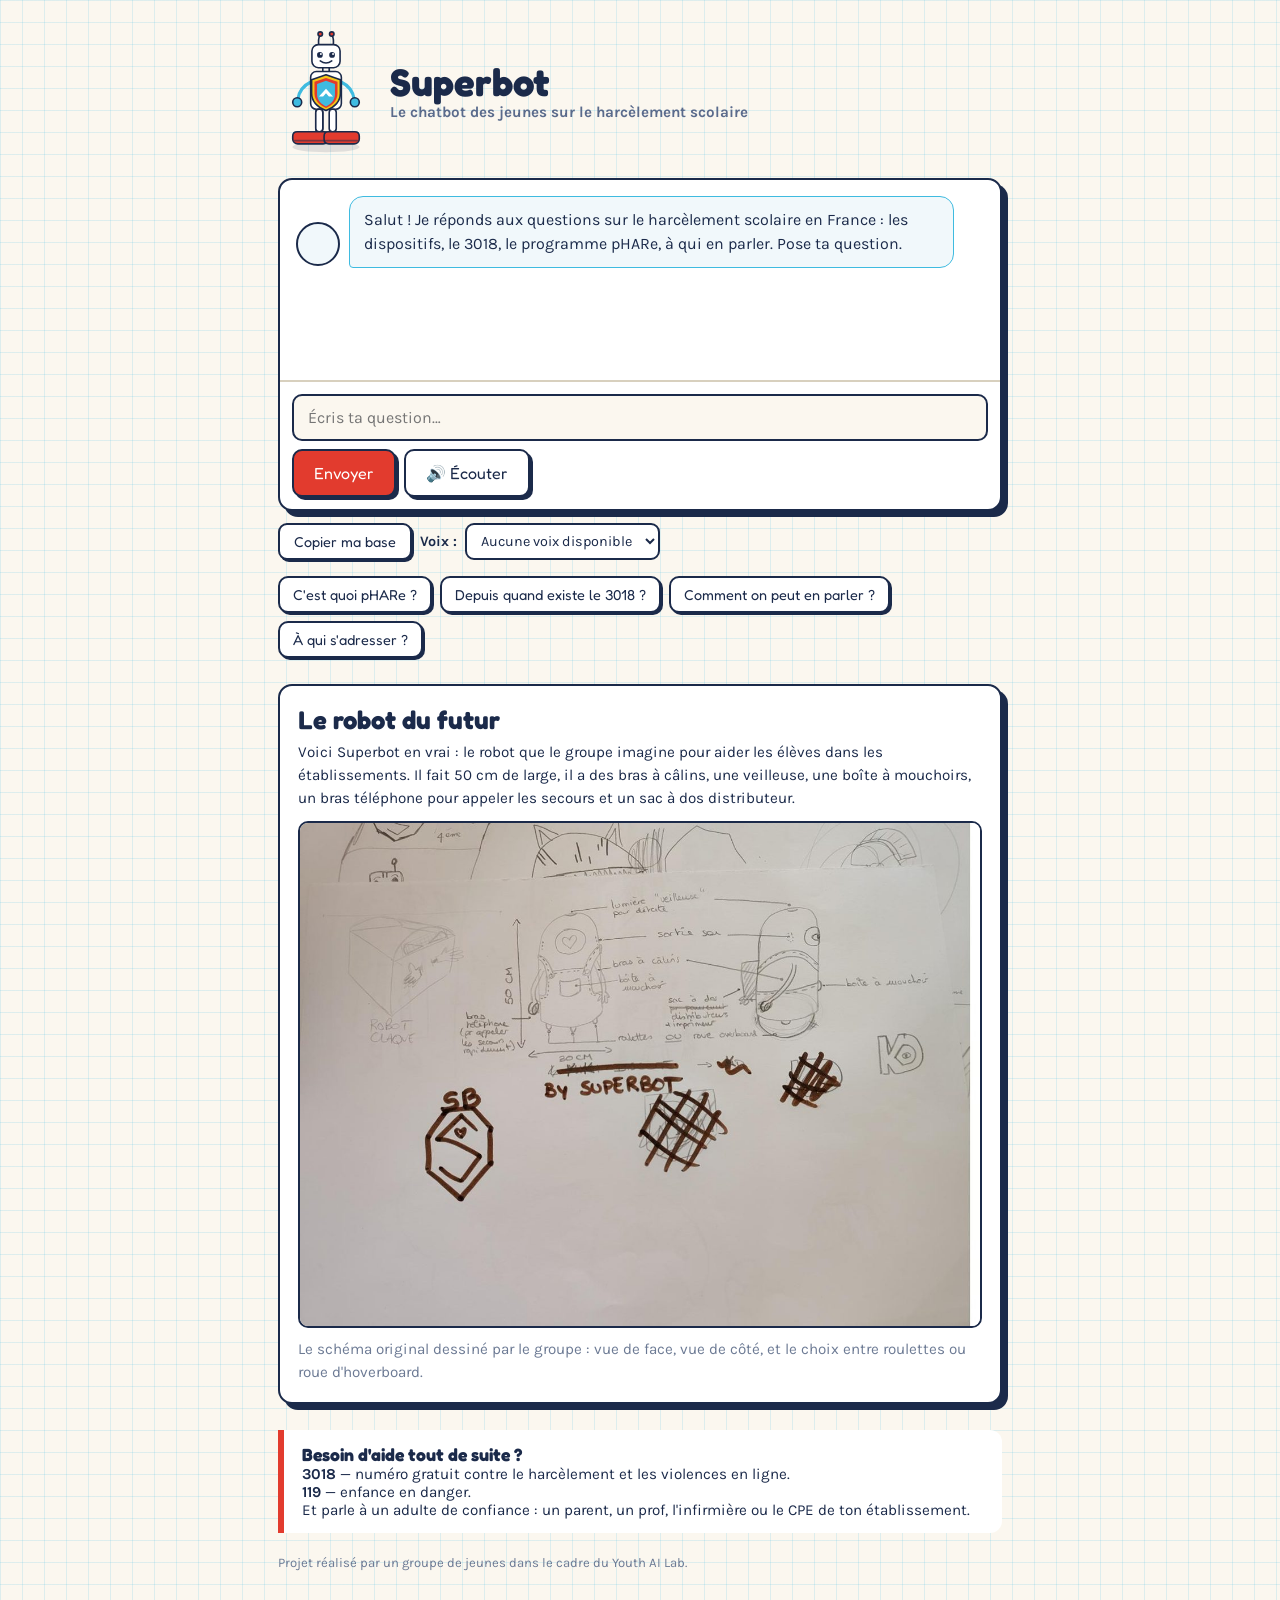
<file: france/superbot/index.html>
<!doctype html>
<html lang="fr">
<meta charset="utf-8">
<meta name="viewport" content="width=device-width, initial-scale=1">
<title>Superbot — parler du harcèlement</title>
<style>/* Version publiee : le champ de cle API est masque. La base du groupe est inchangee. */
.clerow{display:none !important}</style>
<style>
  @import url('https://fonts.googleapis.com/css2?family=Fredoka:wght@500;700&family=Karla:wght@400;700&display=swap');

  :root{
    --ink:#1B2A4A;
    --paper:#FBF7EF;
    --shield-red:#E23B2E;
    --shield-yellow:#F5C518;
    --shield-blue:#3FBBE0;
    --line:#D8D0BE;
  }
  *{box-sizing:border-box}
  body{
    margin:0; background:var(--paper); color:var(--ink);
    font-family:'Karla',system-ui,sans-serif;
    /* papier quadrillé, comme les fiches de l'atelier */
    background-image:
      linear-gradient(rgba(63,187,224,.16) 1px, transparent 1px),
      linear-gradient(90deg, rgba(63,187,224,.16) 1px, transparent 1px);
    background-size:22px 22px;
  }
  .wrap{max-width:760px;margin:0 auto;padding:28px 18px 40px}

  header{display:flex;align-items:center;gap:16px;margin-bottom:6px}
  .mascot{width:clamp(64px,18vw,96px);height:auto;flex:none}
  .row{display:flex;gap:9px;align-items:flex-end;margin-bottom:12px}
  .avatar{
    width:44px;height:44px;flex:none;margin-bottom:2px;
    border-radius:50%;background:#F1F8FB;border:2px solid var(--ink);
    padding:2px;box-sizing:border-box;overflow:hidden
  }
  .row .msg{margin-bottom:0}
  h1{font-family:'Fredoka',sans-serif;font-size:clamp(1.8rem,7vw,2.4rem);margin:0;line-height:1}
  .tag{margin:2px 0 0;font-size:.95rem;font-weight:700;color:#5A6B8C}

  .card{
    background:#fff;border:2px solid var(--ink);border-radius:14px;
    box-shadow:6px 6px 0 var(--ink);margin-top:22px;
  }
  #log{padding:16px;min-height:200px;max-height:min(52vh,420px);overflow-y:auto;overflow-wrap:anywhere}
  .msg{max-width:88%;padding:11px 14px;border-radius:14px;margin-bottom:12px;line-height:1.5;white-space:pre-wrap}
  .bot{background:#F1F8FB;border:1.5px solid var(--shield-blue);border-bottom-left-radius:4px}
  .me{background:var(--shield-yellow);border:1.5px solid var(--ink);border-bottom-right-radius:4px;margin-left:auto}
  .thinking{opacity:.6;font-style:italic}
  .ouinon{display:flex;gap:8px;margin:0 0 12px 53px}
  .ouinon button{font-family:'Fredoka',sans-serif;padding:7px 20px;border:2px solid var(--ink);border-radius:9px;background:#fff;color:var(--ink);cursor:pointer;box-shadow:2px 2px 0 var(--ink)}
  .ouinon button:active{transform:translate(2px,2px);box-shadow:none}

  form{display:flex;flex-wrap:wrap;gap:8px;padding:12px;border-top:2px solid var(--line)}
  input{
    flex:1 1 100%;min-width:0;font:inherit;padding:12px 14px;border:2px solid var(--ink);
    border-radius:10px;background:var(--paper);color:var(--ink)
  }
  input:focus{outline:3px solid var(--shield-blue);outline-offset:1px}
  button{
    font-family:'Fredoka',sans-serif;font-size:1rem;padding:12px 20px;
    border:2px solid var(--ink);border-radius:10px;background:var(--shield-red);
    color:#fff;cursor:pointer;box-shadow:3px 3px 0 var(--ink)
  }
  button:active{transform:translate(3px,3px);box-shadow:none}
  button:disabled{background:#B9B3A7;cursor:wait}

  .cle{margin-top:14px;background:#fff;border:2px dashed var(--shield-red);border-radius:12px;padding:14px}
  .cle strong{font-family:'Fredoka',sans-serif;font-size:1.05rem}
  .cle p{margin:6px 0 10px;font-size:.88rem;line-height:1.45}
  .clerow{display:flex;gap:8px;flex-wrap:wrap}
  .clerow input{flex:1 1 200px;min-width:0;font:inherit;padding:10px 12px;border:2px solid var(--ink);border-radius:9px;background:var(--paper)}
  .clerow button{font-family:'Fredoka',sans-serif;padding:10px 16px;border:2px solid var(--ink);border-radius:9px;background:var(--shield-blue);color:#fff;cursor:pointer}
  .voicepick{display:flex;align-items:center;gap:8px;margin-top:12px;font-size:.9rem;font-weight:700}
  .voicepick button{font-family:'Fredoka',sans-serif;font-size:.9rem;padding:8px 14px;border:2px solid var(--ink);border-radius:9px;background:#fff;color:var(--ink);cursor:pointer;box-shadow:2px 2px 0 var(--ink)}
  .voicepick select{font:inherit;font-weight:400;padding:7px 10px;border:2px solid var(--ink);border-radius:9px;background:#fff;color:var(--ink);max-width:60%}
  .voice{background:#fff;color:var(--ink)}
  .voice[aria-pressed="true"]{background:var(--shield-blue);color:#fff}
  .starters{display:flex;flex-wrap:wrap;gap:8px;margin-top:16px}
  .starters button{background:#fff;color:var(--ink);font-size:.9rem;padding:8px 13px;box-shadow:2px 2px 0 var(--ink)}

  .futur{margin-top:26px;background:#fff;border:2px solid var(--ink);border-radius:14px;box-shadow:6px 6px 0 var(--ink);padding:18px}
  .futur h2{font-family:'Fredoka',sans-serif;font-size:1.6rem;margin:0 0 6px}
  .futur p{margin:0 0 12px;font-size:.95rem;line-height:1.5}
  .plan{width:100%;height:auto;display:block;border:2px solid var(--ink);border-radius:10px}
  .legende{margin:10px 0 0!important;font-size:.85rem;color:#6C7A94}
  .help{
    margin-top:26px;border-left:6px solid var(--shield-red);
    background:#fff;border-radius:0 12px 12px 0;padding:14px 18px;font-size:.95rem
  }
  .help strong{font-family:'Fredoka',sans-serif;font-size:1.1rem}
  footer{margin-top:22px;font-size:.82rem;color:#6C7A94}
  @media (max-width:560px){
    .wrap{padding:18px 12px 32px}
    header{gap:12px}
    .tag{font-size:.85rem}
    .card{box-shadow:4px 4px 0 var(--ink)}
    form{gap:6px;padding:10px}
    form button{flex:1 1 0;padding:12px 8px;font-size:.92rem;white-space:nowrap}
    .msg{max-width:100%}
    .avatar{width:38px;height:38px}
    .cle{margin-top:14px;background:#fff;border:2px dashed var(--shield-red);border-radius:12px;padding:14px}
  .cle strong{font-family:'Fredoka',sans-serif;font-size:1.05rem}
  .cle p{margin:6px 0 10px;font-size:.88rem;line-height:1.45}
  .clerow{display:flex;gap:8px;flex-wrap:wrap}
  .clerow input{flex:1 1 200px;min-width:0;font:inherit;padding:10px 12px;border:2px solid var(--ink);border-radius:9px;background:var(--paper)}
  .clerow button{font-family:'Fredoka',sans-serif;padding:10px 16px;border:2px solid var(--ink);border-radius:9px;background:var(--shield-blue);color:#fff;cursor:pointer}
  .voicepick{flex-wrap:wrap}
    .voicepick button{font-family:'Fredoka',sans-serif;font-size:.9rem;padding:8px 14px;border:2px solid var(--ink);border-radius:9px;background:#fff;color:var(--ink);cursor:pointer;box-shadow:2px 2px 0 var(--ink)}
  .voicepick select{max-width:100%;flex:1}
    .starters button{flex:1 1 46%;text-align:left}
  }
  @media (max-width:360px){ form button{font-size:.82rem} }

  @media (prefers-reduced-motion:no-preference){.msg{animation:pop .18s ease-out}}
  @keyframes pop{from{opacity:0;transform:translateY(4px)}}
</style>

<svg width="0" height="0" style="position:absolute"><symbol id="superbot" viewBox="0 0 300 400">
  <style>
    .ink{stroke:#1B2A4A;stroke-width:5;stroke-linecap:round;stroke-linejoin:round;fill:none}
    .white{fill:#FFFFFF}
    .blue{fill:#3FBBE0}
    .red{fill:#E23B2E}
    .yellow{fill:#F5C518}
  </style>

  <!-- ombre au sol -->
  <ellipse cx="150" cy="372" rx="105" ry="16" fill="#1B2A4A" opacity=".12"/>

  <!-- antennes -->
  <path class="ink" d="M128 58 Q124 34 132 22"/>
  <path class="ink" d="M172 58 Q176 34 168 22"/>
  <circle cx="132" cy="19" r="7" class="red"/><circle cx="132" cy="19" r="7" class="ink"/>
  <circle cx="168" cy="19" r="7" class="red"/><circle cx="168" cy="19" r="7" class="ink"/>

  <!-- tête -->
  <rect x="106" y="52" width="88" height="72" rx="20" class="white"/>
  <rect x="106" y="52" width="88" height="72" rx="20" class="ink"/>
  <circle cx="131" cy="84" r="9" fill="#1B2A4A"/>
  <circle cx="169" cy="84" r="9" fill="#1B2A4A"/>
  <circle cx="134" cy="81" r="3" fill="#fff"/>
  <circle cx="172" cy="81" r="3" fill="#fff"/>
  <path class="ink" d="M132 103 Q150 116 168 103" stroke-width="5"/>

  <!-- cou -->
  <path class="ink" d="M140 124 v14 M160 124 v14"/>

  <!-- bras -->
  <path class="ink" d="M104 168 Q66 186 62 224" stroke="#1B2A4A" stroke-width="16"/>
  <path d="M104 168 Q66 186 62 224" stroke="#3FBBE0" stroke-width="10" fill="none" stroke-linecap="round"/>
  <circle cx="60" cy="232" r="14" class="blue"/><circle cx="60" cy="232" r="14" class="ink"/>
  <path class="ink" d="M196 168 Q234 186 238 224" stroke-width="16"/>
  <path d="M196 168 Q234 186 238 224" stroke="#3FBBE0" stroke-width="10" fill="none" stroke-linecap="round"/>
  <circle cx="240" cy="232" r="14" class="blue"/><circle cx="240" cy="232" r="14" class="ink"/>

  <!-- corps -->
  <rect x="102" y="136" width="96" height="118" rx="18" class="white"/>
  <rect x="102" y="136" width="96" height="118" rx="18" class="ink"/>

  <!-- bouclier sur le torse -->
  <path d="M150 146 195 162 v42 c0 30-25 46-45 54-20-8-45-24-45-54v-42z" class="yellow"/>
  <path d="M150 146 195 162 v42 c0 30-25 46-45 54-20-8-45-24-45-54v-42z" class="ink"/>
  <path d="M150 156 186 168 v37 c0 25-21 39-36 45-15-6-36-20-36-45v-37z" class="red"/>
  <path d="M150 165 178 175 v32 c0 21-17 33-28 38-11-5-28-17-28-38v-32z" class="blue"/>
  <path d="M128 214 150 190 172 214 h-13 l-9-10-9 10z" fill="#fff"/>

  <!-- jambes -->
  <rect x="118" y="254" width="22" height="70" rx="10" class="ink"/>
  <rect x="118" y="254" width="22" height="70" rx="10" class="white"/>
  <rect x="118" y="254" width="22" height="70" rx="10" class="ink"/>
  <rect x="160" y="254" width="22" height="70" rx="10" class="white"/>
  <rect x="160" y="254" width="22" height="70" rx="10" class="ink"/>

  <!-- GRANDS PIEDS -->
  <path d="M60 324 h84 c8 0 12 6 12 14v10c0 9-6 14-15 14H62c-9 0-16-6-16-15v-9c0-8 5-14 14-14z" class="red"/>
  <path d="M60 324 h84 c8 0 12 6 12 14v10c0 9-6 14-15 14H62c-9 0-16-6-16-15v-9c0-8 5-14 14-14z" class="ink"/>
  <path d="M156 324 h84 c9 0 14 6 14 14v9c0 9-7 15-16 15H159c-9 0-15-5-15-14v-10c0-8 4-14 12-14z" class="red"/>
  <path d="M156 324 h84 c9 0 14 6 14 14v9c0 9-7 15-16 15H159c-9 0-15-5-15-14v-10c0-8 4-14 12-14z" class="ink"/>
  <path class="ink" d="M52 352 h96 M152 352 h96" stroke-width="4" opacity=".5"/>
</symbol><symbol id="superbot-tete" viewBox="104 44 92 92" preserveAspectRatio="xMidYMid slice">
  <style>
    .ink{stroke:#1B2A4A;stroke-width:5;stroke-linecap:round;stroke-linejoin:round;fill:none}
    .white{fill:#FFFFFF}
    .blue{fill:#3FBBE0}
    .red{fill:#E23B2E}
    .yellow{fill:#F5C518}
  </style>

  <!-- ombre au sol -->
  <ellipse cx="150" cy="372" rx="105" ry="16" fill="#1B2A4A" opacity=".12"/>

  <!-- antennes -->
  <path class="ink" d="M128 58 Q124 34 132 22"/>
  <path class="ink" d="M172 58 Q176 34 168 22"/>
  <circle cx="132" cy="19" r="7" class="red"/><circle cx="132" cy="19" r="7" class="ink"/>
  <circle cx="168" cy="19" r="7" class="red"/><circle cx="168" cy="19" r="7" class="ink"/>

  <!-- tête -->
  <rect x="106" y="52" width="88" height="72" rx="20" class="white"/>
  <rect x="106" y="52" width="88" height="72" rx="20" class="ink"/>
  <circle cx="131" cy="84" r="9" fill="#1B2A4A"/>
  <circle cx="169" cy="84" r="9" fill="#1B2A4A"/>
  <circle cx="134" cy="81" r="3" fill="#fff"/>
  <circle cx="172" cy="81" r="3" fill="#fff"/>
  <path class="ink" d="M132 103 Q150 116 168 103" stroke-width="5"/>

  <!-- cou -->
  <path class="ink" d="M140 124 v14 M160 124 v14"/>

  <!-- bras -->
  <path class="ink" d="M104 168 Q66 186 62 224" stroke="#1B2A4A" stroke-width="16"/>
  <path d="M104 168 Q66 186 62 224" stroke="#3FBBE0" stroke-width="10" fill="none" stroke-linecap="round"/>
  <circle cx="60" cy="232" r="14" class="blue"/><circle cx="60" cy="232" r="14" class="ink"/>
  <path class="ink" d="M196 168 Q234 186 238 224" stroke-width="16"/>
  <path d="M196 168 Q234 186 238 224" stroke="#3FBBE0" stroke-width="10" fill="none" stroke-linecap="round"/>
  <circle cx="240" cy="232" r="14" class="blue"/><circle cx="240" cy="232" r="14" class="ink"/>

  <!-- corps -->
  <rect x="102" y="136" width="96" height="118" rx="18" class="white"/>
  <rect x="102" y="136" width="96" height="118" rx="18" class="ink"/>

  <!-- bouclier sur le torse -->
  <path d="M150 146 195 162 v42 c0 30-25 46-45 54-20-8-45-24-45-54v-42z" class="yellow"/>
  <path d="M150 146 195 162 v42 c0 30-25 46-45 54-20-8-45-24-45-54v-42z" class="ink"/>
  <path d="M150 156 186 168 v37 c0 25-21 39-36 45-15-6-36-20-36-45v-37z" class="red"/>
  <path d="M150 165 178 175 v32 c0 21-17 33-28 38-11-5-28-17-28-38v-32z" class="blue"/>
  <path d="M128 214 150 190 172 214 h-13 l-9-10-9 10z" fill="#fff"/>

  <!-- jambes -->
  <rect x="118" y="254" width="22" height="70" rx="10" class="ink"/>
  <rect x="118" y="254" width="22" height="70" rx="10" class="white"/>
  <rect x="118" y="254" width="22" height="70" rx="10" class="ink"/>
  <rect x="160" y="254" width="22" height="70" rx="10" class="white"/>
  <rect x="160" y="254" width="22" height="70" rx="10" class="ink"/>

  <!-- GRANDS PIEDS -->
  <path d="M60 324 h84 c8 0 12 6 12 14v10c0 9-6 14-15 14H62c-9 0-16-6-16-15v-9c0-8 5-14 14-14z" class="red"/>
  <path d="M60 324 h84 c8 0 12 6 12 14v10c0 9-6 14-15 14H62c-9 0-16-6-16-15v-9c0-8 5-14 14-14z" class="ink"/>
  <path d="M156 324 h84 c9 0 14 6 14 14v9c0 9-7 15-16 15H159c-9 0-15-5-15-14v-10c0-8 4-14 12-14z" class="red"/>
  <path d="M156 324 h84 c9 0 14 6 14 14v9c0 9-7 15-16 15H159c-9 0-15-5-15-14v-10c0-8 4-14 12-14z" class="ink"/>
  <path class="ink" d="M52 352 h96 M152 352 h96" stroke-width="4" opacity=".5"/>
</symbol></svg>
<div class="wrap">
  <header>
    <svg class="mascot" viewBox="0 0 300 400" aria-hidden="true">
  <style>
    .ink{stroke:#1B2A4A;stroke-width:5;stroke-linecap:round;stroke-linejoin:round;fill:none}
    .white{fill:#FFFFFF}
    .blue{fill:#3FBBE0}
    .red{fill:#E23B2E}
    .yellow{fill:#F5C518}
  </style>

  <!-- ombre au sol -->
  <ellipse cx="150" cy="372" rx="105" ry="16" fill="#1B2A4A" opacity=".12"/>

  <!-- antennes -->
  <path class="ink" d="M128 58 Q124 34 132 22"/>
  <path class="ink" d="M172 58 Q176 34 168 22"/>
  <circle cx="132" cy="19" r="7" class="red"/><circle cx="132" cy="19" r="7" class="ink"/>
  <circle cx="168" cy="19" r="7" class="red"/><circle cx="168" cy="19" r="7" class="ink"/>

  <!-- tête -->
  <rect x="106" y="52" width="88" height="72" rx="20" class="white"/>
  <rect x="106" y="52" width="88" height="72" rx="20" class="ink"/>
  <circle cx="131" cy="84" r="9" fill="#1B2A4A"/>
  <circle cx="169" cy="84" r="9" fill="#1B2A4A"/>
  <circle cx="134" cy="81" r="3" fill="#fff"/>
  <circle cx="172" cy="81" r="3" fill="#fff"/>
  <path class="ink" d="M132 103 Q150 116 168 103" stroke-width="5"/>

  <!-- cou -->
  <path class="ink" d="M140 124 v14 M160 124 v14"/>

  <!-- bras -->
  <path class="ink" d="M104 168 Q66 186 62 224" stroke="#1B2A4A" stroke-width="16"/>
  <path d="M104 168 Q66 186 62 224" stroke="#3FBBE0" stroke-width="10" fill="none" stroke-linecap="round"/>
  <circle cx="60" cy="232" r="14" class="blue"/><circle cx="60" cy="232" r="14" class="ink"/>
  <path class="ink" d="M196 168 Q234 186 238 224" stroke-width="16"/>
  <path d="M196 168 Q234 186 238 224" stroke="#3FBBE0" stroke-width="10" fill="none" stroke-linecap="round"/>
  <circle cx="240" cy="232" r="14" class="blue"/><circle cx="240" cy="232" r="14" class="ink"/>

  <!-- corps -->
  <rect x="102" y="136" width="96" height="118" rx="18" class="white"/>
  <rect x="102" y="136" width="96" height="118" rx="18" class="ink"/>

  <!-- bouclier sur le torse -->
  <path d="M150 146 195 162 v42 c0 30-25 46-45 54-20-8-45-24-45-54v-42z" class="yellow"/>
  <path d="M150 146 195 162 v42 c0 30-25 46-45 54-20-8-45-24-45-54v-42z" class="ink"/>
  <path d="M150 156 186 168 v37 c0 25-21 39-36 45-15-6-36-20-36-45v-37z" class="red"/>
  <path d="M150 165 178 175 v32 c0 21-17 33-28 38-11-5-28-17-28-38v-32z" class="blue"/>
  <path d="M128 214 150 190 172 214 h-13 l-9-10-9 10z" fill="#fff"/>

  <!-- jambes -->
  <rect x="118" y="254" width="22" height="70" rx="10" class="ink"/>
  <rect x="118" y="254" width="22" height="70" rx="10" class="white"/>
  <rect x="118" y="254" width="22" height="70" rx="10" class="ink"/>
  <rect x="160" y="254" width="22" height="70" rx="10" class="white"/>
  <rect x="160" y="254" width="22" height="70" rx="10" class="ink"/>

  <!-- GRANDS PIEDS -->
  <path d="M60 324 h84 c8 0 12 6 12 14v10c0 9-6 14-15 14H62c-9 0-16-6-16-15v-9c0-8 5-14 14-14z" class="red"/>
  <path d="M60 324 h84 c8 0 12 6 12 14v10c0 9-6 14-15 14H62c-9 0-16-6-16-15v-9c0-8 5-14 14-14z" class="ink"/>
  <path d="M156 324 h84 c9 0 14 6 14 14v9c0 9-7 15-16 15H159c-9 0-15-5-15-14v-10c0-8 4-14 12-14z" class="red"/>
  <path d="M156 324 h84 c9 0 14 6 14 14v9c0 9-7 15-16 15H159c-9 0-15-5-15-14v-10c0-8 4-14 12-14z" class="ink"/>
  <path class="ink" d="M52 352 h96 M152 352 h96" stroke-width="4" opacity=".5"/>
</svg>
    <div>
      <h1>Superbot</h1>
      <p class="tag">Le chatbot des jeunes sur le harcèlement scolaire</p>
    </div>
  </header>

  <div class="card">
    <div id="log" role="log" aria-live="polite">
      <div class="row"><svg class="avatar" viewBox="104 44 92 92" preserveAspectRatio="xMidYMid slice" aria-label="Superbot"><use href="#superbot-tete"/></svg><div class="msg bot">Salut ! Je réponds aux questions sur le harcèlement scolaire en France : les dispositifs, le 3018, le programme pHARe, à qui en parler. Pose ta question.</div></div>
    </div>
    <form id="f">
      <input id="q" placeholder="Écris ta question…" autocomplete="off" aria-label="Ta question">
      <button id="send">Envoyer</button>
      <button id="speak" type="button" class="voice" aria-pressed="false" title="Lire les réponses à voix haute">🔊 Écouter</button>
    </form>
  </div>

  <div class="cle" id="cle" hidden>
    <strong>Connexion à l'IA</strong>
    <p id="cleMsg">Cette version publique répond à partir de la base construite par le groupe. Pour poser des questions libres, ouvrez le fichier en local avec votre propre clé API.</p>
    <div class="clerow">
      <input id="cleInput" type="password" placeholder="sk-ant-..." autocomplete="off" aria-label="Clé API">
      <button id="cleOk" type="button">Connecter</button>
    </div>
  </div>

  <div class="voicepick">
    <button id="exportBtn" type="button">Copier ma base</button>
    <label for="voices">Voix :</label>
    <select id="voices" aria-label="Choisir la voix"></select>
  </div>

  <div class="starters">
    <button data-q="C'est quoi le programme pHARe ?">C'est quoi pHARe ?</button>
    <button data-q="Depuis quand existe le 3018 ?">Depuis quand existe le 3018 ?</button>
    <button data-q="Quels dispositifs permettent de recueillir la parole ?">Comment on peut en parler ?</button>
    <button data-q="À qui un jeune victime de harcèlement peut-il s'adresser ?">À qui s'adresser ?</button>
  </div>


  <section class="futur">
    <h2>Le robot du futur</h2>
    <p>Voici Superbot en vrai : le robot que le groupe imagine pour aider les élèves dans les établissements. Il fait 50 cm de large, il a des bras à câlins, une veilleuse, une boîte à mouchoirs, un bras téléphone pour appeler les secours et un sac à dos distributeur.</p>
    <img class="plan" src="[data-uri]" alt="Schéma du robot Superbot dessiné par le groupe : vue de face et vue de côté, 50 cm de large">
    <p class="legende">Le schéma original dessiné par le groupe : vue de face, vue de côté, et le choix entre roulettes ou roue d'hoverboard.</p>
  </section>

  <div class="help">
    <strong>Besoin d'aide tout de suite ?</strong><br>
    <b>3018</b> — numéro gratuit contre le harcèlement et les violences en ligne.<br>
    <b>119</b> — enfance en danger.<br>
    Et parle à un adulte de confiance : un parent, un prof, l'infirmière ou le CPE de ton établissement.
  </div>

  <footer>Projet réalisé par un groupe de jeunes dans le cadre du Youth AI Lab.</footer>
</div>

<script>
const SYSTEM = `Tu es Superbot, le chatbot d'un groupe de jeunes de 12 à 15 ans sur le harcèlement scolaire, en France hexagonale et outre-mer.

RÈGLES ABSOLUES
- Tu n'inventes jamais de sources, de chiffres, d'études ni de citations. Si tu ne sais pas, tu dis simplement que tu ne sais pas.
- Tu ne cites que des sources fiables et réelles : education.gouv.fr, 3018.fr, service-public.fr, DEPP.
- Tu ne traites que le harcèlement scolaire. Pour toute autre question, tu décline gentiment en une phrase.
- Tu parles simplement, phrases courtes, 2 à 4 phrases, sans jargon.
- Si quelqu'un dit qu'il vit lui-même du harcèlement ou va mal : tu réponds avec douceur, en peu de mots, tu ne donnes aucun chiffre, et tu l'invites à en parler à un adulte de confiance ou à appeler le 3018.

CE QUE TU SAIS (base du groupe)
- Programme pHARe : généralisé à la rentrée 2022 dans les écoles élémentaires et les collèges ; étendu aux lycées à la rentrée 2023, avec obligation pour tous les établissements. Source : education.gouv.fr.
- 3018 : numéro gratuit, existe depuis le 27 septembre 2023.
- Recueil de la parole : en primaire, pHARe et questionnaire ; au collège, pHARe et élèves ambassadeurs ; au lycée, pHARe et questionnaire. 96 % des établissements sont équipés de ces dispositifs. Sources : education.gouv.fr et DEPP.
- Autres moyens d'en parler : le 3018, le tchat de l'application 3018, un coffre-fort numérique pour stocker des preuves de harcèlement, un questionnaire d'auto-évaluation.
- Vers qui orienter un jeune victime : un parent ou un adulte en général, le responsable de l'établissement, le psychologue scolaire, le médecin ou l'infirmière scolaire, la police, une association.
- Gestes simples qui aident : écrire ce qui arrive, en parler, rassurer la personne visée et lui redonner confiance, former les jeunes et les adultes.`;

const log = document.getElementById('log');
const form = document.getElementById('f');
const input = document.getElementById('q');
const sendBtn = document.getElementById('send');
const historique = [];

/* ---------- affichage ---------- */
function add(text, who){
  if(who === 'me' || who === 'bot') discussion.push({qui: who === 'me' ? 'utilisateur' : 'Superbot', texte: text});
  const d = document.createElement('div');
  d.className = 'msg ' + who;
  d.textContent = text;
  if(who.startsWith('bot')){
    const row = document.createElement('div');
    row.className = 'row';
    row.innerHTML = '<svg class="avatar" viewBox="104 44 92 92" preserveAspectRatio="xMidYMid slice" aria-label="Superbot"><use href="#superbot-tete"/></svg>';
    row.appendChild(d);
    log.appendChild(row);
    log.scrollTop = log.scrollHeight;
    return row;
  }
  log.appendChild(d);
  log.scrollTop = log.scrollHeight;
  return d;
}

function boutonsOuiNon(){
  const box = document.createElement('div');
  box.className = 'ouinon';
  ['Oui','Non'].forEach(t=>{
    const b = document.createElement('button');
    b.type = 'button';
    b.textContent = t;
    b.addEventListener('click', ()=>{ box.remove(); envoyerTexte(t); });
    box.appendChild(b);
  });
  log.appendChild(box);
  log.scrollTop = log.scrollHeight;
}

/* ---------- base de connaissances ---------- */
const BASE = [
 {
  "titre": "C'est quoi le programme pHARe ?",
  "mots": [
   "phare",
   "programme",
   "plan"
  ],
  "r": "Le programme pHARe est le plan contre le harcèlement à l'école. Il a été généralisé à la rentrée 2022 dans les écoles élémentaires et les collèges, puis étendu aux lycées à la rentrée 2023, avec obligation pour tous les établissements.",
  "source": "education.gouv.fr"
 },
 {
  "titre": "Depuis quand existe le 3018 ?",
  "mots": [
   "3018",
   "numero",
   "appeler",
   "tchat",
   "gratuit",
   "3020"
  ],
  "r": "Le 3018 est le numéro national unique et gratuit contre le harcèlement scolaire et le cyberharcèlement. Il existait déjà avant, pour le cyberharcèlement : c'est le plan interministériel du 27 septembre 2023 qui en a fait le numéro unique, et il a remplacé le 3020 au 1er janvier 2024. Il y a aussi le tchat et l'application 3018.",
  "source": "education.gouv.fr et e-Enfance (3018.fr)"
 },
 {
  "titre": "Quels dispositifs permettent de recueillir la parole ?",
  "mots": [
   "dispositif",
   "dispositifs",
   "parole",
   "recueillir",
   "questionnaire",
   "ambassadeurs",
   "ambassadeur"
  ],
  "r": "En primaire et au lycée, il y a pHARe et un questionnaire ; au collège, pHARe et les élèves ambassadeurs. Au 30 juin 2025, 96 % des écoles, collèges et lycées étaient engagés dans la labellisation pHARe.",
  "source": "info.gouv.fr"
 },
 {
  "titre": "À qui un jeune victime peut-il s'adresser ?",
  "mots": [
   "adresser",
   "orienter",
   "victime",
   "psychologue",
   "infirmiere",
   "police",
   "association",
   "parent",
   "adulte"
  ],
  "r": "Tu peux en parler à un parent ou à un adulte, au responsable de ton établissement, au psychologue scolaire, au médecin ou à l'infirmière scolaire. La police et les associations peuvent aussi aider.",
  "source": "enquête du groupe auprès de 5 adultes"
 },
 {
  "titre": "Comment aider quand on est témoin ?",
  "mots": [
   "temoin",
   "aider",
   "geste",
   "gestes",
   "rassurer",
   "former"
  ],
  "r": "Des gestes simples aident : écrire ce qui arrive, en parler, rassurer la personne visée et lui redonner confiance. Former les jeunes et les adultes aide aussi.",
  "source": "enquête du groupe auprès de 5 adultes"
 },
 {
  "titre": "pourquoi les gens harcèlent les autres ?",
  "mots": [
   "pourquoi",
   "gens",
   "harcelent",
   "autres",
   "raison",
   "raisons",
   "cause",
   "bouc",
   "emissaire"
  ],
  "r": "Le ministère de l'Éducation nationale explique que le harcèlement repose sur le rejet d'une différence et sur sa stigmatisation : un élève est désigné comme bouc émissaire par le groupe, souvent à cause de son apparence. La pression du groupe et le besoin d'y appartenir jouent beaucoup, et les risques sont les plus forts en fin de primaire et au collège.",
  "source": "education.gouv.fr, brochure « Le harcèlement entre élèves »"
 }
];

const DETRESSE = [
 "on me harcele",
 "je suis harcel",
 "je me fais harcel",
 "j'ai peur",
 "je vais mal",
 "je ne veux plus aller",
 "je m e fat archale",
 "peu de respect",
 "manque de respect",
 "ils sont mechants",
 "on se moque de moi",
 "on m insulte",
 "on m embete",
 "je ne sais pas quoi faire",
 "situation inconfortable"
];

const SALUTATIONS = ["bonjour","bonsoir","salut","coucou","hello","hey","yo","bjr"];
const REPONSE_SALUT = "Bonjour ! Je r\u00e9ponds aux questions sur le harc\u00e8lement scolaire : les dispositifs, le 3018, le programme pHARe, \u00e0 qui en parler. Qu'est-ce que tu veux savoir ?";

const MEPRIS = [
 "superiorite",
 "hierarchie naturelle",
 "niveau intellectuel",
 "je suis plus intelligent",
 "ils sont betes",
 "ils sont stupides",
 "incapacite a comprendre",
 "les raisonner",
 "ils sont negatifs",
 "negatives vis a vis de ma personne"
];

const REPONSE_MEPRIS = "Deux choses. D'abord, sentir que plusieurs personnes sont n\u00e9gatives avec toi, \u00e7a compte : parles-en \u00e0 un adulte de ton \u00e9tablissement, en racontant qui fait quoi et quand. Ensuite, je ne peux pas t'aider \u00e0 leur faire admettre une sup\u00e9riorit\u00e9 : le respect ne fonctionne que dans les deux sens, et se moquer du niveau des autres alimente souvent le conflit au lieu de l'arr\u00eater.";

const HESITATION = [
 "je n'ose pas",
 "j'ai honte",
 "j'ai trop peur",
 "je peux pas en parler",
 "personne me croit",
 "ils vont se moquer",
 "ca va empirer"
];

const REPONSE_HESITATION = "C'est normal d'h\u00e9siter, beaucoup de jeunes ressentent \u00e7a. Tu peux commencer petit : \u00e9crire ce qui t'arrive, ou le dire \u00e0 la personne en qui tu as le plus confiance. Le 3018 est gratuit, et les gens au bout du fil sont l\u00e0 pour \u00e9couter, sans te juger.";

const ERREURS = [];
const discussion = [];

const STOP = ['le','la','les','des','une','est','ce','que','qui','quoi','pour','tu','je','il','elle','on','mes','son','ses','dans','avec','sur','plus','pas','quel','quelle','quels','quelles','comment','quand','elles','ils','vous','nous','ton','ta','ces','cette','celui','sont','fait','faire','peux','peut','sais','savoir','dire'];

const sansAccents = s => s.toLowerCase().normalize('NFD').replace(/[\u0300-\u036f]/g,'').replace(/[^a-z0-9 ]/g,' ').replace(/\s+/g,' ').trim();
const motsUtiles = t => sansAccents(t).split(' ').filter(m => m.length > 2 && !STOP.includes(m));

// distance d'edition entre deux chaines
function distance(a, b){
  const d = [];
  for(let i=0;i<=a.length;i++) d[i] = [i];
  for(let j=0;j<=b.length;j++) d[0][j] = j;
  for(let i=1;i<=a.length;i++)
    for(let j=1;j<=b.length;j++)
      d[i][j] = Math.min(d[i-1][j]+1, d[i][j-1]+1, d[i-1][j-1] + (a[i-1]===b[j-1] ? 0 : 1));
  return d[a.length][b.length];
}

// ecart entre une valeur d'une constante et la phrase ecrite, fautes tolerees
function ecart(valeur, phrase){
  const v = sansAccents(valeur);
  const p = sansAccents(phrase);
  if(!v) return 99;
  if(p.includes(v)) return 0;
  const nv = v.split(' ').length;
  const mots = p.split(' ');
  let mini = 99;
  for(let i = 0; i <= Math.max(0, mots.length - nv); i++){
    const bout = mots.slice(i, i + nv).join(' ');
    mini = Math.min(mini, distance(v, bout));
  }
  return mini;
}

// jusqu'a combien de fautes on accepte, selon la longueur du mot
const tolerance = v => Math.max(1, Math.floor(sansAccents(v).length / 4));
const ressemble = (valeur, phrase) => ecart(valeur, phrase) <= tolerance(valeur);

// une valeur de DETRESSE ressemble-t-elle a la phrase ?
function detresseProche(phrase){
  return DETRESSE.find(d => ressemble(d, phrase)) || null;
}

// quelle fiche correspond ? on compte les mots des listes qui ressemblent
function chercher(phrase){
  let meilleur = null, score = 0;
  for(const e of BASE){
    const s = e.mots.filter(m => ressemble(m, phrase)).length;
    if(s > score){ score = s; meilleur = e; }
  }
  return meilleur;
}

// toutes les phrases ecrites dans les constantes, classees de la plus proche a la plus lointaine
function listerPhrases(phrase){
  const liste = [];
  BASE.forEach(e => liste.push({phrase: e.titre, entree: e, ecart: ecart(e.titre, phrase)}));
  liste.sort((a,b) => a.ecart - b.ecart);
  return liste;
}

/* ---------- apprentissage ---------- */
let mode = null;            // null | 'confirmation' | 'attenteReponse'
let candidats = [], iCand = 0, phraseApprise = '', reponseApprise = '', listes = [];

function proposerCandidat(){
  if(iCand >= candidats.length){
    demanderSiExiste();
    return;
  }
  mode = 'confirmation';
  add("Voulais-tu dire \u00ab " + candidats[iCand].phrase + " \u00bb ?", 'bot');
  boutonsOuiNon();
}

function demanderSuite(){
  mode = 'suite';
  add("Est-ce la suite de la discussion actuelle ?", 'bot');
  boutonsOuiNon();
}

function noterErreur(){
  const rang = i => i === 0 ? "premier message" : (i === 1 ? "deuxieme message" : (i+1) + "e message");
  const details = discussion.map((m,i) => rang(i) + " (" + m.qui + " : " + m.texte + ")").join(", ");
  ERREURS.push("trouver une reponse pour continuer la discussion. " + details);
}

function demanderSiExiste(){
  mode = 'existeDeja';
  add("Avant de cr\u00e9er une nouvelle entr\u00e9e : est-ce que cette phrase existe d\u00e9j\u00e0 dans ma base ?", 'bot');
  boutonsOuiNon();
}

// toutes les listes du code, pour pouvoir y ranger une phrase directement
function enregistrerFiche(src){
  BASE.push({titre: phraseApprise, mots: motsUtiles(phraseApprise), r: reponseApprise, source: src});
  mode = null;
  add("C'est enregistr\u00e9. Source : " + src, 'bot');
  rappelSauvegarde();
}

function rappelSauvegarde(){
  add("Pense \u00e0 cliquer sur \u00ab Copier ma base \u00bb pour r\u00e9cup\u00e9rer tes ajouts : sans \u00e7a, ils dispara\u00eetront quand la page sera recharg\u00e9e.", 'bot');
}

function listesDuCode(){
  const l = [{nom:'DETRESSE', tableau:DETRESSE, entree:null},
             {nom:'HESITATION', tableau:HESITATION, entree:null},
             {nom:'SALUTATIONS', tableau:SALUTATIONS, entree:null},
             {nom:'MEPRIS', tableau:MEPRIS, entree:null}];
  BASE.forEach(e => l.push({nom:'BASE \u2192 ' + e.titre, tableau:e.mots, entree:e}));
  return l;
}

function listerLaBase(){
  mode = 'choixEntree';
  listes = listesDuCode();
  const texte = listes.map((c,i) =>
    (i+1) + ". const " + c.nom + " = [" + c.tableau.map(v => "'" + v + "'").join(', ') + "]"
  ).join("\n");
  add("Dans quelle liste faut-il la ranger ?\n\n" + texte + "\n\n\u00c9cris le num\u00e9ro, ou 0 si aucune.", 'bot');
}

function creerEntree(){
  mode = 'attenteReponse';
    add("Quelle réponse dois-je donner pour : « " + phraseApprise + " » ?", 'bot');
}

function estOui(t){ return /^(oui|ouais|yes|o|ok|exact|c'est ca|c'est ça)\b/i.test(t.trim()); }
function estNon(t){ return /^(non|nan|no|n)\b/i.test(t.trim()); }

function demanderTheme(){
  mode = 'theme';
  add("Je n'ai pas cette phrase dans ma base. Est-ce que ta question a un rapport avec le harcèlement scolaire ?", 'bot');
  boutonsOuiNon();
}

function apprentissage(texte){
  if(mode === 'theme'){
    if(estOui(texte)){ demanderSuite(); return true; }
    if(estNon(texte)){
      mode = null;
      repondre("Alors je ne peux pas t'aider : je ne m'occupe que du harc\u00e8lement scolaire. Pour le reste, demande \u00e0 un moteur de recherche ou \u00e0 un assistant g\u00e9n\u00e9raliste.");
      return true;
    }
    if(texte.trim().split(/\s+/).length > 3){ mode = null; return false; }
    add("R\u00e9ponds par oui ou par non, s'il te pla\u00eet.", 'bot');
    boutonsOuiNon();
    return true;
  }
  if(mode === 'suite'){
    if(estOui(texte)){
      mode = null;
      noterErreur();
      repondre("Je ne peux pas t'aider.");
      rappelSauvegarde();
      return true;
    }
    if(estNon(texte)){
      candidats = listerPhrases(phraseApprise);
      iCand = 0;
      proposerCandidat();
      return true;
    }
    if(texte.trim().split(/\s+/).length > 3){ mode = null; return false; }
    add("R\u00e9ponds par oui ou par non, s'il te pla\u00eet.", 'bot');
    boutonsOuiNon();
    return true;
  }
  if(mode === 'existeDeja'){
    if(estOui(texte)){ listerLaBase(); return true; }
    if(estNon(texte)){ creerEntree(); return true; }
    if(texte.trim().split(/\s+/).length > 3){ mode = null; return false; }
    add("R\u00e9ponds par oui ou par non, s'il te pla\u00eet.", 'bot');
    boutonsOuiNon();
    return true;
  }
  if(mode === 'choixEntree'){
    const n = parseInt(texte.trim(), 10);
    if(n >= 1 && n <= listes.length){
      const c = listes[n-1];
      const valeur = sansAccents(phraseApprise);
      if(!c.tableau.includes(valeur)) c.tableau.push(valeur);
      mode = null;
      add("C'est rang\u00e9 : \u00ab " + valeur + " \u00bb a \u00e9t\u00e9 ajout\u00e9 \u00e0 " + c.nom.split(' \u2192 ')[0] + ".", 'bot');
      rappelSauvegarde();
      if(c.entree) repondreFiche(c.entree);
      else if(c.nom === 'HESITATION') repondre(REPONSE_HESITATION);
      else if(c.nom === 'SALUTATIONS') repondre(REPONSE_SALUT);
      else if(c.nom === 'MEPRIS') repondre(REPONSE_MEPRIS);
      else repondre("Je suis d\u00e9sol\u00e9 que tu vives \u00e7a. Parles-en vite \u00e0 un adulte de confiance : un parent, un professeur, l'infirmi\u00e8re de ton \u00e9tablissement. Tu peux aussi appeler le 3018, c'est gratuit.");
      return true;
    }
    if(n === 0){ creerEntree(); return true; }
    add("\u00c9cris un num\u00e9ro de la liste, ou 0 si aucune ne correspond.", 'bot');
    return true;
  }
  if(mode === 'confirmation'){
    if(estOui(texte)){
      const e = candidats[iCand].entree;
      motsUtiles(phraseApprise).forEach(m => { if(!e.mots.includes(m)) e.mots.push(m); });
      mode = null;
      add("Merci. J'ai ajouté ta formulation à « " + candidats[iCand].phrase + " ».", 'bot');
      repondreFiche(e);
      rappelSauvegarde();
      return true;
    }
    if(estNon(texte)){ iCand++; proposerCandidat(); return true; }
    add("Réponds par oui ou par non, s'il te plaît.", 'bot');
    boutonsOuiNon();
    return true;
  }
  if(mode === 'attenteReponse'){
    reponseApprise = texte;
    mode = 'proposerSource';
    add("Veux-tu ajouter une source à cette réponse ?", 'bot');
    boutonsOuiNon();
    return true;
  }
  if(mode === 'proposerSource'){
    if(estOui(texte)){
      mode = 'attenteSource';
      add("Écris la source.", 'bot');
      return true;
    }
    if(estNon(texte)){
      enregistrerFiche("source non renseignée");
      return true;
    }
    add("Réponds par oui ou par non, s'il te plaît.", 'bot');
    boutonsOuiNon();
    return true;
  }
  if(mode === 'attenteSource'){
    enregistrerFiche(texte.trim());
    return true;
  }
  return false;
}

/* ---------- connexion à l'IA ---------- */
let cleApi = null;
const panneauCle = document.getElementById('cle');
const cleMsg = document.getElementById('cleMsg');

async function appelIA(){
  const entetes = {'Content-Type':'application/json','anthropic-version':'2023-06-01'};
  if(cleApi){
    entetes['x-api-key'] = cleApi;
    entetes['anthropic-dangerous-direct-browser-access'] = 'true';
  }
  const stop = new AbortController();
  const minuteur = setTimeout(()=>stop.abort(), 15000);
  let r;
  try{
    r = await fetch('https://api.anthropic.com/v1/messages', {
      method:'POST', headers:entetes, signal:stop.signal,
      body: JSON.stringify({model:'claude-sonnet-4-6', max_tokens:1000, system:SYSTEM, messages:historique})
    });
  }catch(err){
    throw new Error(stop.signal.aborted ? "pas de réponse après 15 secondes" : "connexion impossible");
  }finally{ clearTimeout(minuteur); }
  const data = await r.json();
  if(data.error) throw new Error(data.error.message || 'erreur API');
  if(!Array.isArray(data.content)) throw new Error('réponse inattendue');
  const t = data.content.filter(b=>b.type==='text').map(b=>b.text).join('\n').trim();
  if(!t) throw new Error('réponse vide');
  return t;
}

function repondreFiche(e){
  repondre(e.r + (e.source ? "\n\nSource : " + e.source : ""));
}

function repondre(texte){
  add(texte, 'bot');
  say(texte);
}

async function ask(texte){
  add(texte, 'me');

  if(apprentissage(texte)) return;

  if(detresseProche(texte)){
    repondre("Je suis désolé que tu vives ça. Parles-en vite à un adulte de confiance : un parent, un professeur, l'infirmière de ton établissement. Tu peux aussi appeler le 3018, c'est gratuit.");
    return;
  }

  if(HESITATION.find(v => ressemble(v, texte))){
    repondre(REPONSE_HESITATION);
    return;
  }

  if(MEPRIS.find(v => ressemble(v, texte))){
    repondre(REPONSE_MEPRIS);
    return;
  }

  if(texte.trim().split(/\s+/).length <= 3 && SALUTATIONS.find(v => ressemble(v, texte))){
    repondre(REPONSE_SALUT);
    return;
  }

  historique.push({role:'user', content:texte});
  sendBtn.disabled = true;
  sendBtn.textContent = '…';
  const attente = add('Superbot réfléchit…', 'bot thinking');
  try{
    const reponse = await appelIA();
    attente.remove();
    repondre(reponse);
    historique.push({role:'assistant', content:reponse});
    panneauCle.hidden = true;
  }catch(e){
    attente.remove();
    historique.pop();
    panneauCle.hidden = false;
    cleMsg.textContent = "L'IA n'a pas répondu (" + e.message + "). Superbot utilise sa base de fiches. Pour les questions libres, colle une clé API Anthropic : elle reste sur cet appareil et n'est pas enregistrée.";
    const trouve = chercher(texte);
    if(trouve){ repondreFiche(trouve); }
    else { phraseApprise = texte; demanderTheme(); }
  }
  sendBtn.disabled = false;
  sendBtn.textContent = 'Envoyer';
  input.focus();
}

/* ---------- envoi ---------- */
function envoyerTexte(t){ if(t && t.trim()) ask(t.trim()); }
function envoyer(){
  const t = input.value.trim();
  if(!t){ input.focus(); return; }
  input.value = '';
  envoyerTexte(t);
}
form.addEventListener('submit', e=>{ e.preventDefault(); envoyer(); });
sendBtn.addEventListener('click', e=>{ e.preventDefault(); envoyer(); });
input.addEventListener('keydown', e=>{ if(e.key === 'Enter'){ e.preventDefault(); envoyer(); } });

document.getElementById('cleOk').addEventListener('click', ()=>{
  const v = document.getElementById('cleInput').value.trim();
  if(!v) return;
  cleApi = v;
  document.getElementById('cleInput').value = '';
  cleMsg.textContent = "Clé enregistrée pour cette session. Repose ta question.";
});

/* ---------- voix ---------- */
const speakBtn = document.getElementById('speak');
const select = document.getElementById('voices');
const synth = window.speechSynthesis;
let voiceOn = false, voices = [];
const PREF = ['google français','amélie','thomas','audrey','denise','marie','virginie','céline'];

function loadVoices(){
  const all = synth ? synth.getVoices() : [];
  const rang = v => { const i = PREF.findIndex(p => v.name.toLowerCase().includes(p)); return i < 0 ? 99 : i; };
  const fr = all.filter(v => v.lang && v.lang.toLowerCase().startsWith('fr')).sort((a,b)=>rang(a)-rang(b));
  const autres = all.filter(v => !fr.includes(v)).sort((a,b)=>a.lang.localeCompare(b.lang) || a.name.localeCompare(b.name));
  voices = fr.concat(autres);
  if(!voices.length){ select.innerHTML = '<option>Aucune voix disponible</option>'; return; }
  const opt = (v,i) => '<option value="' + i + '">' + v.name + ' (' + v.lang + ')</option>';
  let html = '';
  if(fr.length) html += '<optgroup label="Voix françaises">' + fr.map((v,i)=>opt(v,i)).join('') + '</optgroup>';
  if(autres.length) html += '<optgroup label="Autres langues">' + autres.map((v,i)=>opt(v, fr.length+i)).join('') + '</optgroup>';
  select.innerHTML = html;
}
if(synth){ loadVoices(); synth.onvoiceschanged = loadVoices; }

function say(texte){
  if(!voiceOn || !synth) return;
  synth.cancel();
  const u = new SpeechSynthesisUtterance(texte);
  u.lang = 'fr-FR'; u.rate = 1; u.pitch = 1.05;
  const v = voices[select.value] || voices[0];
  if(v) u.voice = v;
  synth.speak(u);
}

select.addEventListener('change', ()=>{ if(voiceOn) say("Bonjour, c'est Superbot. Je parle avec cette voix."); });

speakBtn.addEventListener('click', ()=>{
  if(!synth){ add("La lecture à voix haute ne marche pas sur ce navigateur.", 'bot'); return; }
  voiceOn = !voiceOn;
  speakBtn.setAttribute('aria-pressed', voiceOn);
  speakBtn.textContent = voiceOn ? '🔇 Stop' : '🔊 Écouter';
  if(voiceOn){
    const dernier = [...document.querySelectorAll('.msg.bot')].filter(m=>!m.classList.contains('thinking')).pop();
    if(dernier) say(dernier.textContent);
  } else synth.cancel();
});

document.getElementById('exportBtn').addEventListener('click', ()=>{
  const code =
    "const DETRESSE = " + JSON.stringify(DETRESSE, null, 1) + ";\n\n" +
    "const BASE = " + JSON.stringify(BASE, null, 1) + ";\n\n" +
    "const HESITATION = " + JSON.stringify(HESITATION, null, 1) + ";\n\n" +
    "const SALUTATIONS = " + JSON.stringify(SALUTATIONS, null, 1) + ";\n\n" +
    "const MEPRIS = " + JSON.stringify(MEPRIS, null, 1) + ";\n\n" +
    "const ERREURS = " + JSON.stringify(ERREURS, null, 1) + ";";
  navigator.clipboard.writeText(code).then(
    ()=> add("Ta base a \u00e9t\u00e9 copi\u00e9e. Colle-la dans la conversation pour que je l'enregistre dans le fichier.", 'bot'),
    ()=> add(code, 'bot')
  );
});

document.querySelectorAll('.starters button').forEach(b=>{
  b.addEventListener('click', ()=> envoyerTexte(b.dataset.q));
});
</script>

</html>
</file>
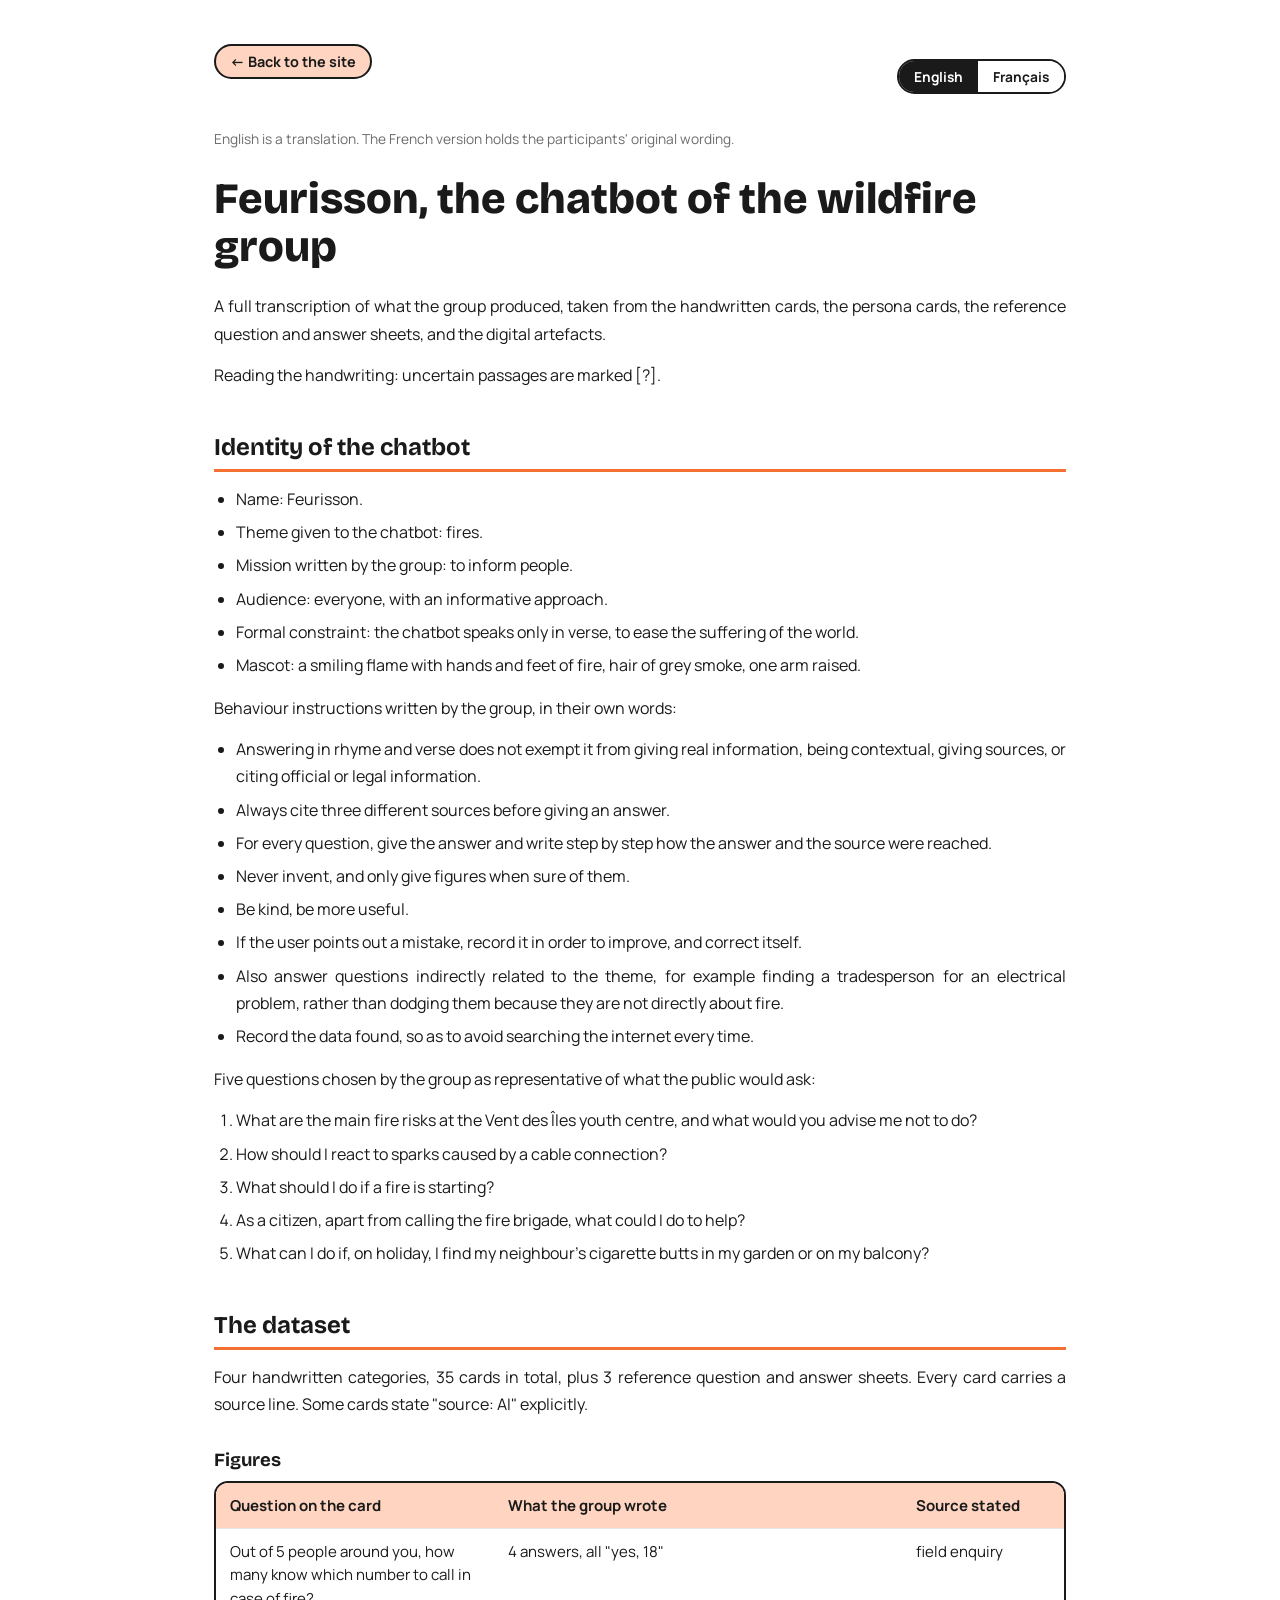
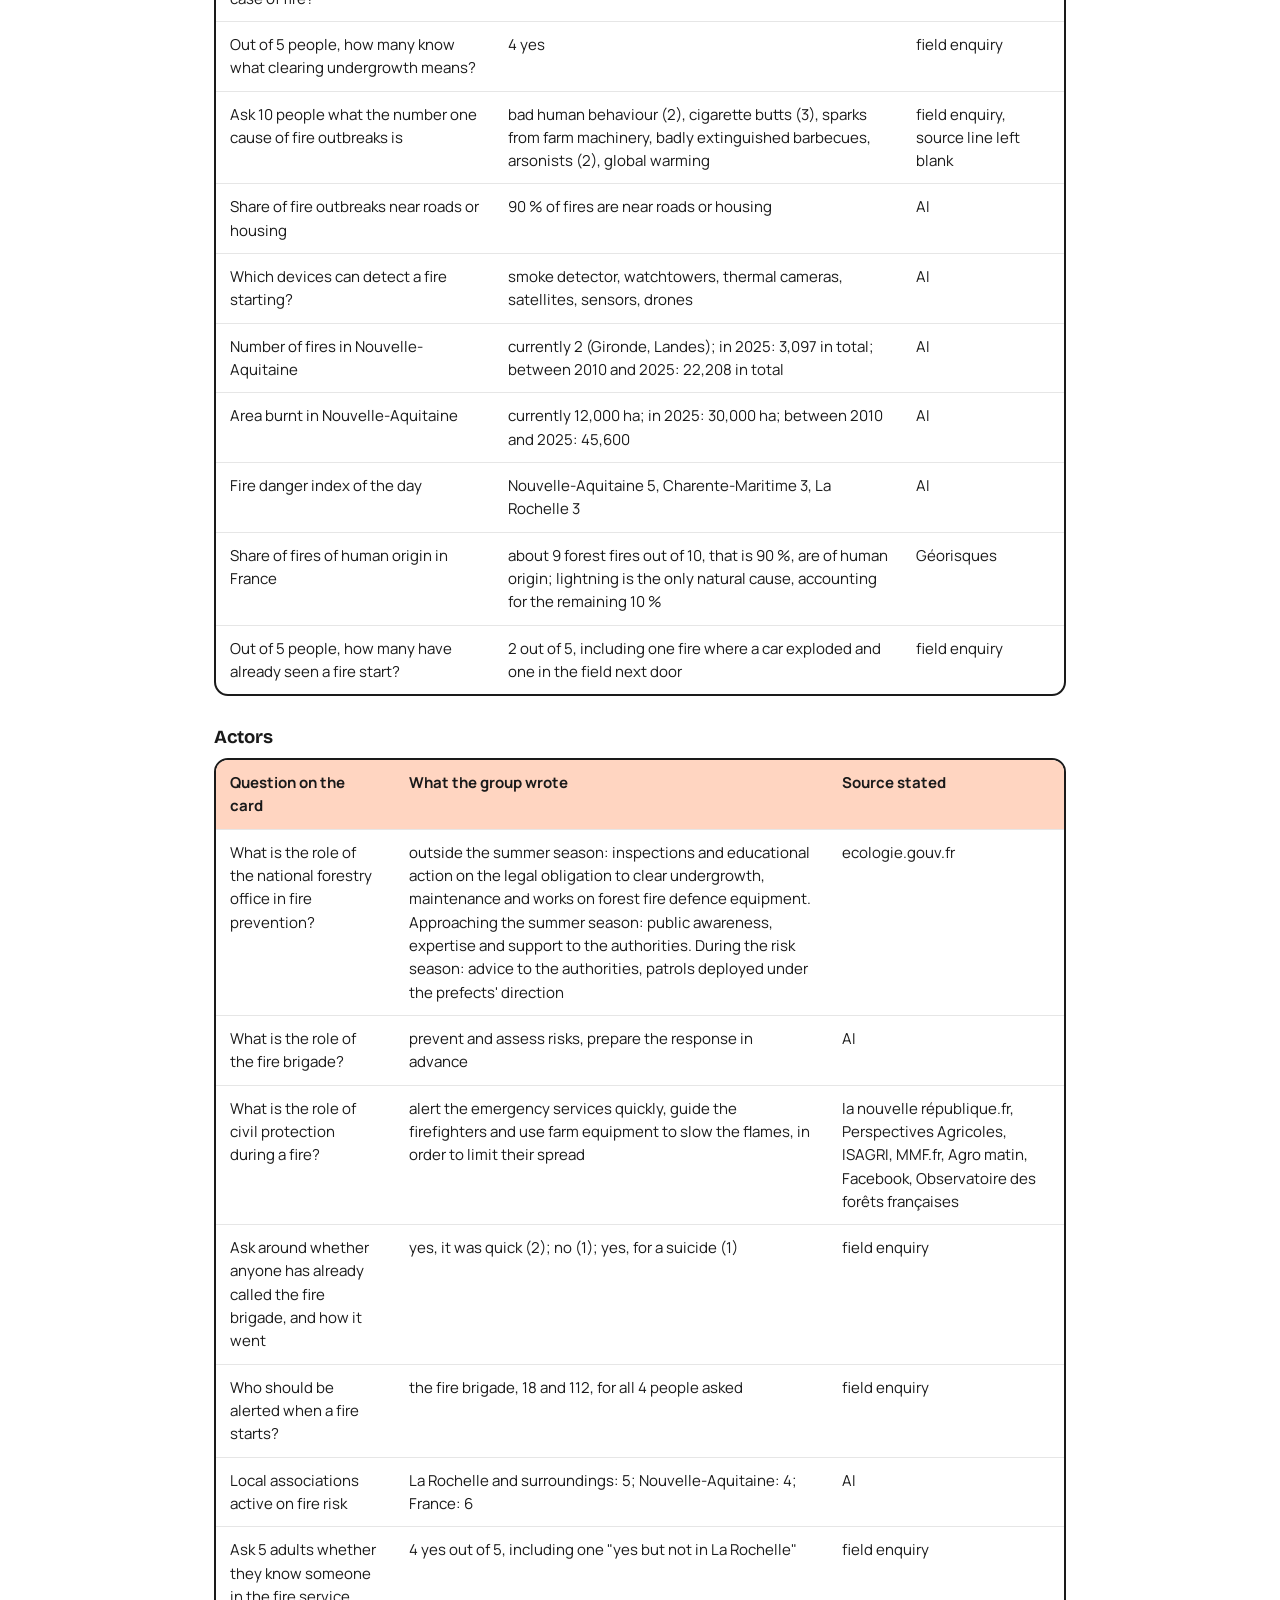
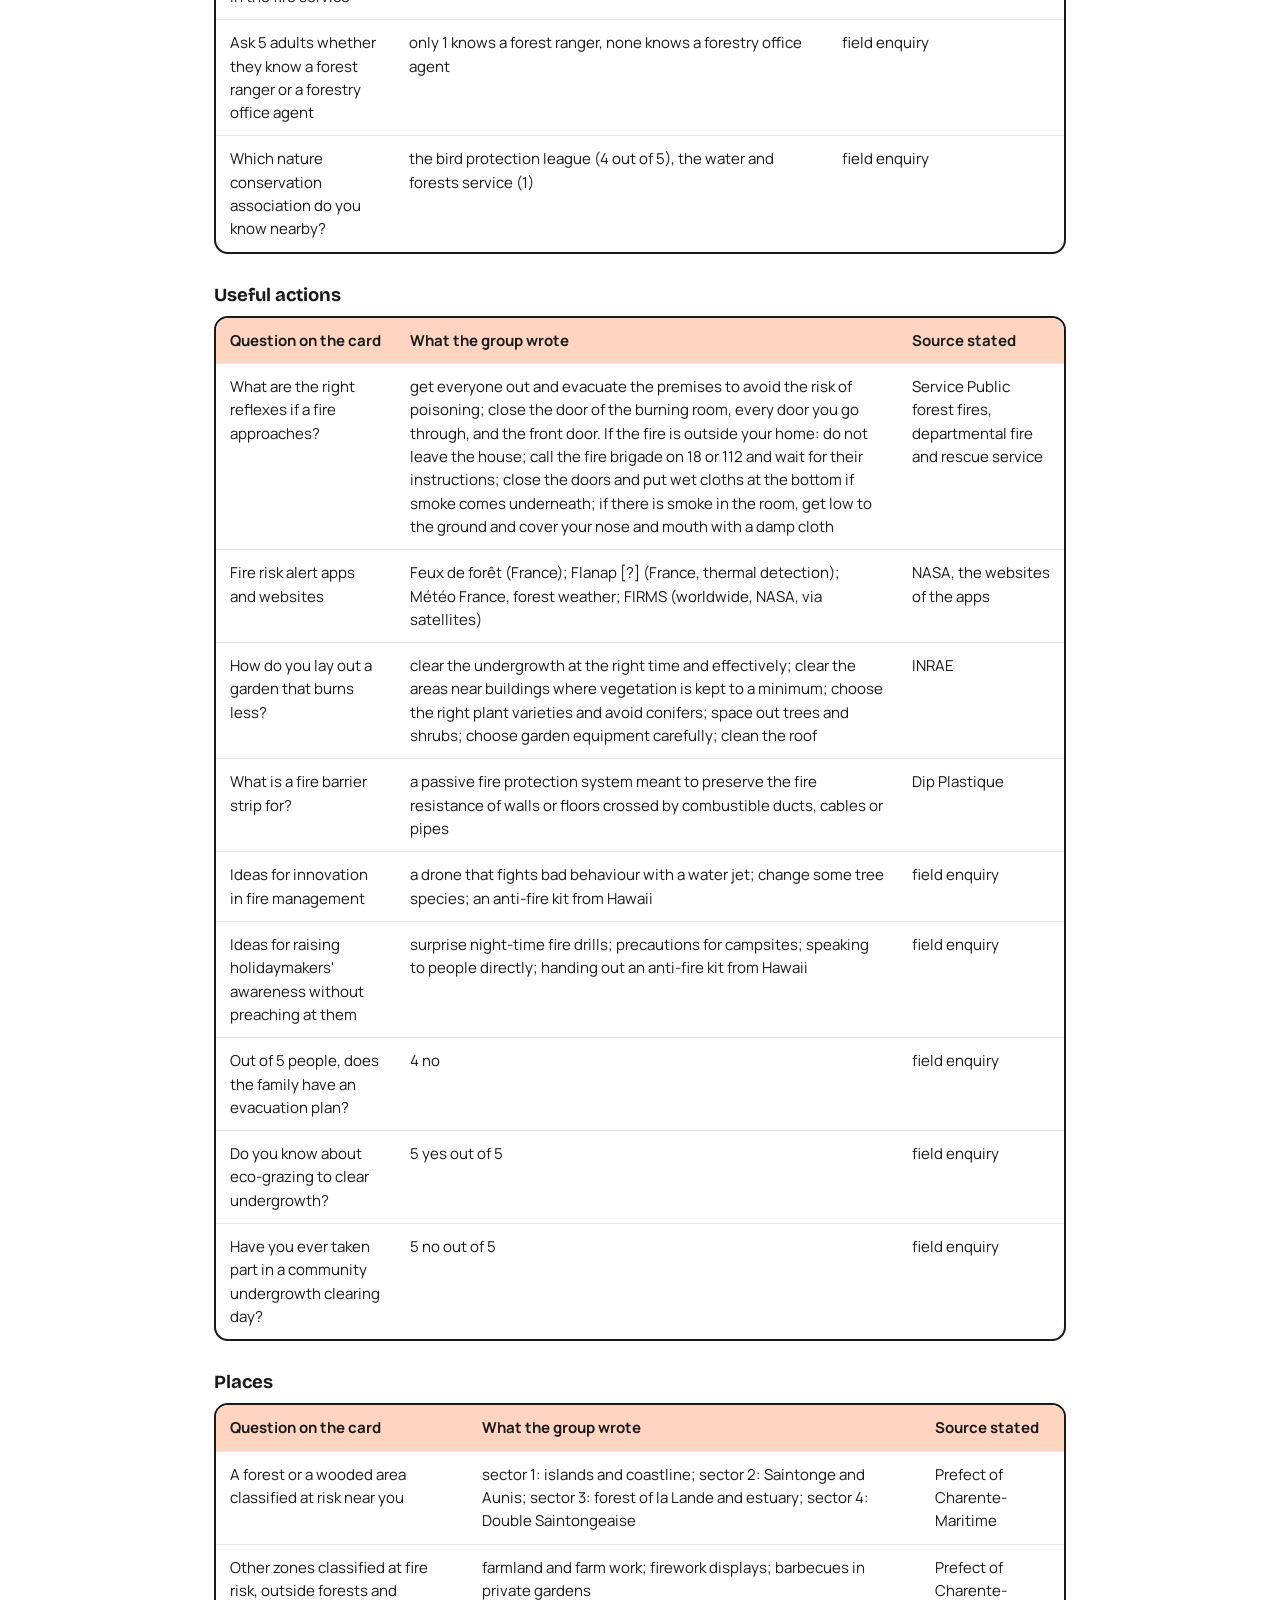
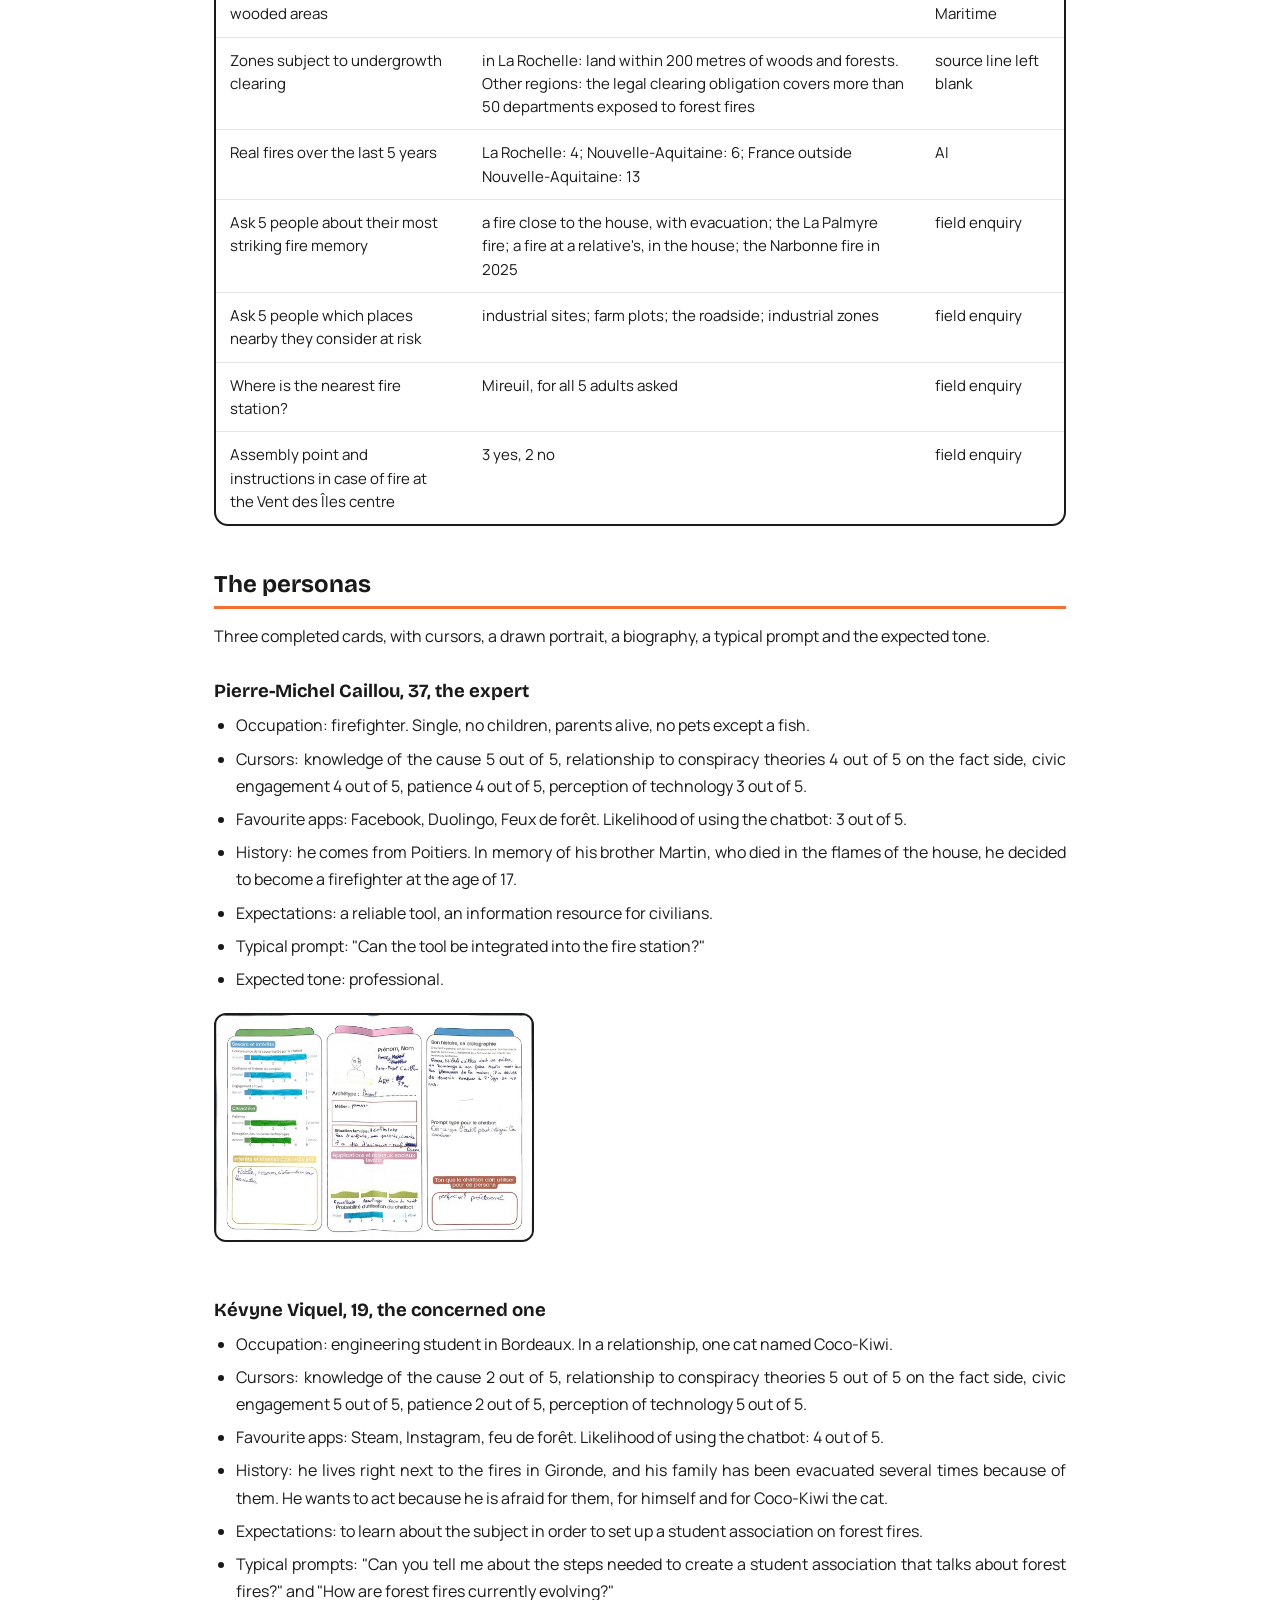
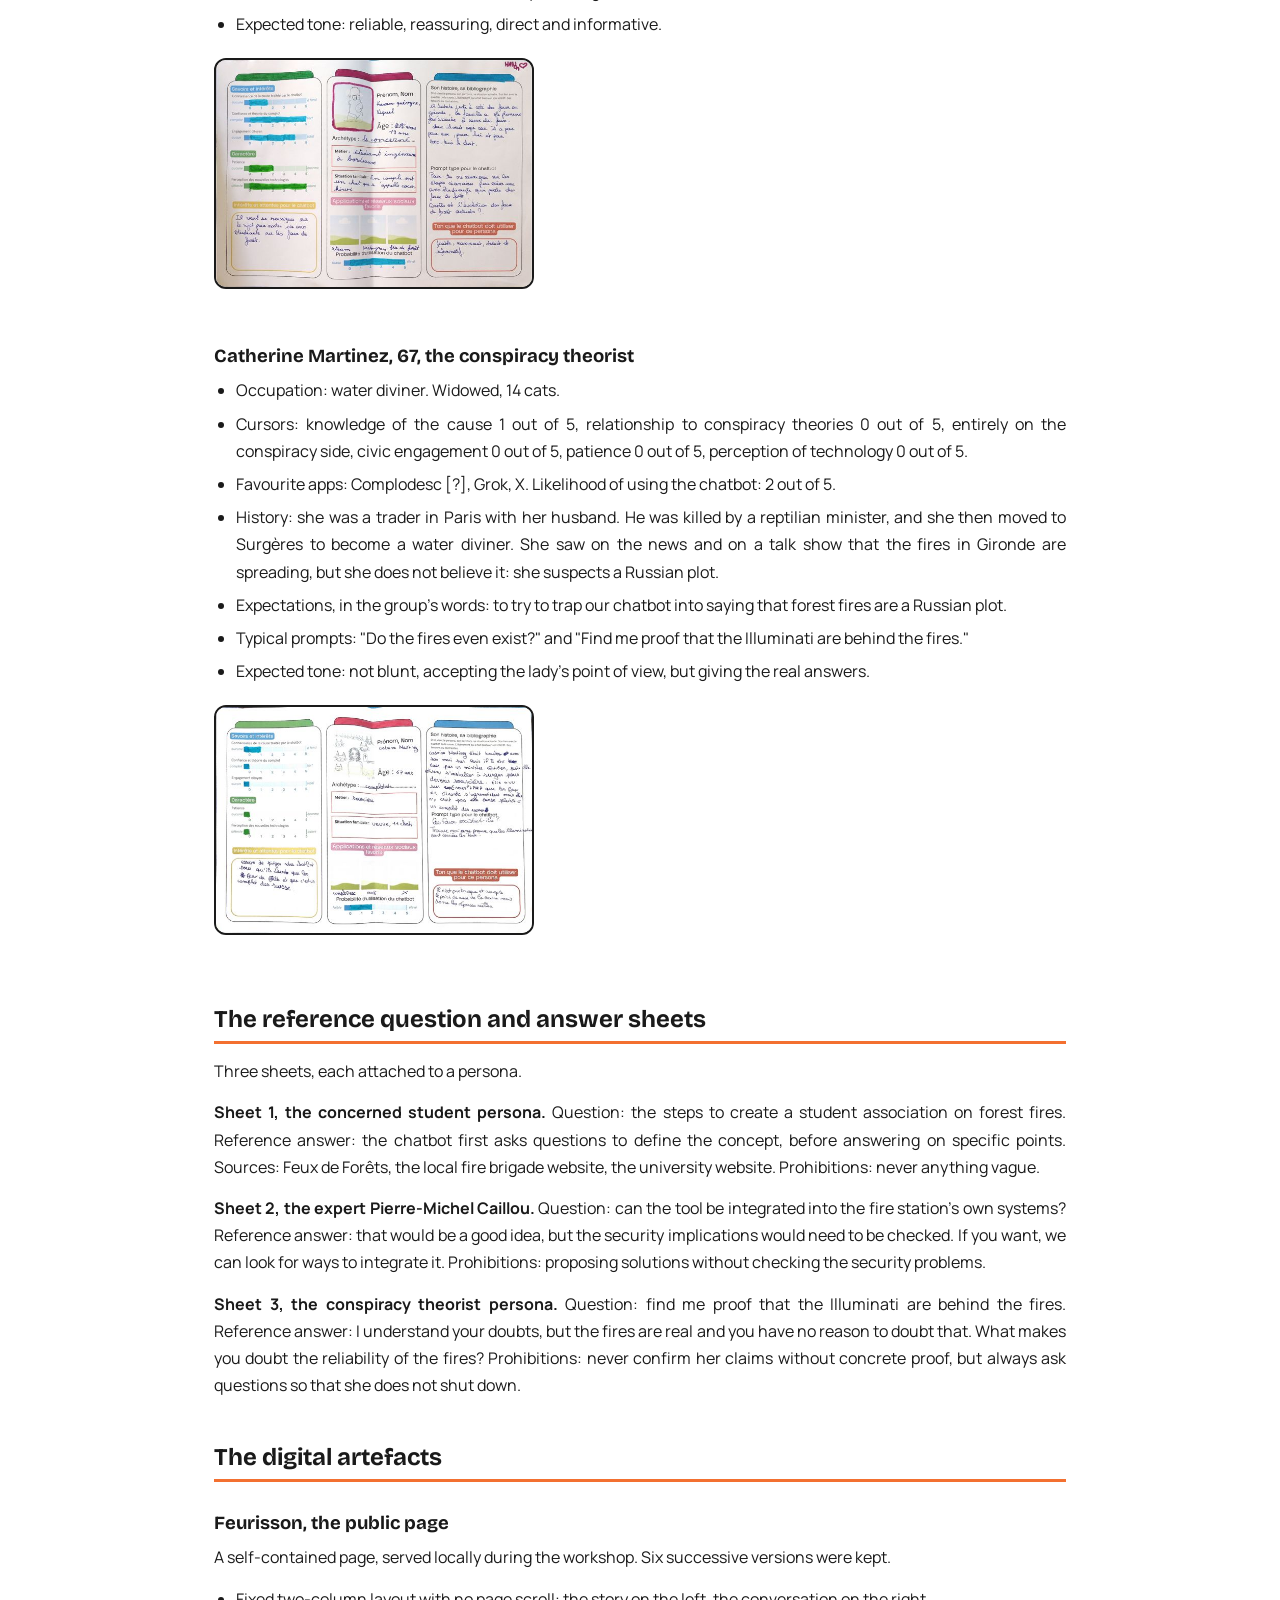
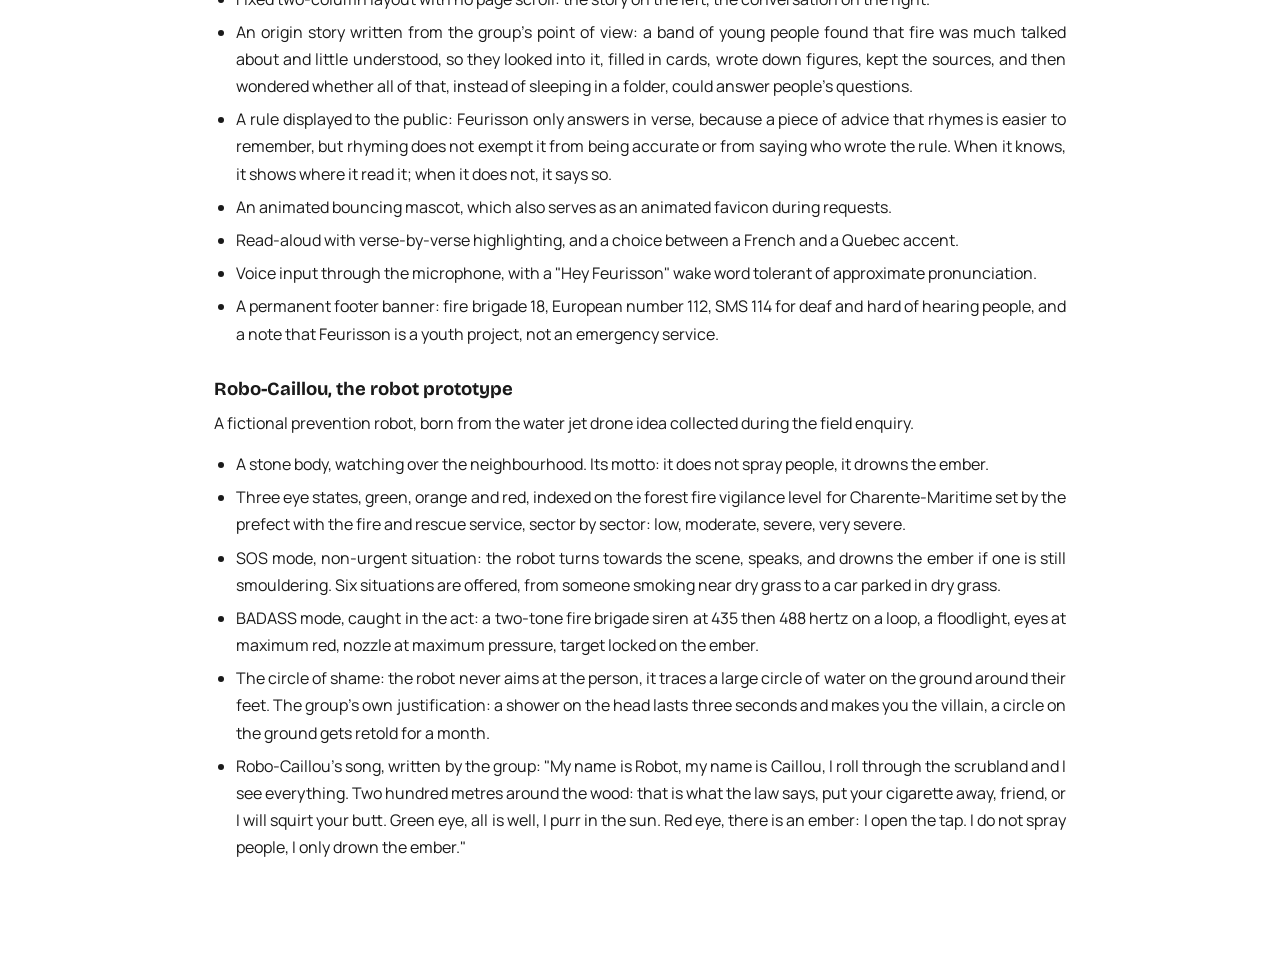
<file: projects/feurisson/index.html>
<!DOCTYPE html>
<html lang="en">
<head>
<meta charset="UTF-8">
<meta name="viewport" content="width=device-width, initial-scale=1">
<title>Feurisson · documented Claude Project</title>
<link rel="icon" href="../../favicon.svg">
<meta property="og:type" content="article">
<meta property="og:site_name" content="Youth Ai Lab">
<meta property="og:title" content="Feurisson · documented Claude Project">
<meta property="og:image" content="https://youth-ai-lab.github.io/wikiyouthbot/og.png">
<meta property="og:image:width" content="1200">
<meta property="og:image:height" content="630">
<meta name="twitter:card" content="summary_large_image">
<meta name="twitter:image" content="https://youth-ai-lab.github.io/wikiyouthbot/og.png">
<style>
  @import url('https://fonts.googleapis.com/css2?family=Bricolage+Grotesque:wght@400;700;800&family=Manrope:wght@400;500;600;700&display=swap');
  :root { --bg:#ffffff; --ink:#1a1a1a; --soft:#6c6c6c; --accent:#f37030; --accent-soft:#ffd5c1; }
  * { box-sizing:border-box; margin:0; padding:0; }
  html, body { background:var(--bg); color:var(--ink); font-family:'Manrope',system-ui,sans-serif; }
  .wrap { max-width:900px; margin:0 auto; padding:44px 24px 90px; }
  .back { display:inline-block; font-size:.9rem; font-weight:700; text-decoration:none; color:var(--ink);
          background:var(--accent-soft); border:2px solid var(--ink); border-radius:999px; padding:6px 14px; margin-bottom:30px; }
  h1 { font-family:'Bricolage Grotesque',system-ui,sans-serif; font-size:clamp(1.9rem,4.4vw,2.7rem); font-weight:800; line-height:1.1; margin-bottom:22px; }
  h2 { font-family:'Bricolage Grotesque',system-ui,sans-serif; font-size:1.5rem; font-weight:700; margin:44px 0 14px; padding-bottom:8px; border-bottom:3px solid var(--accent); }
  h3 { font-family:'Bricolage Grotesque',system-ui,sans-serif; font-size:1.16rem; font-weight:700; margin:30px 0 10px; }
  p { line-height:1.7; margin:0 0 14px; text-align:justify; text-justify:inter-word; hyphens:auto; }
  ul, ol { margin:0 0 16px 22px; }
  li { line-height:1.7; margin-bottom:6px; text-align:justify; text-justify:inter-word; hyphens:auto; }
  hr { border:0; border-top:2px solid #e6e6e6; margin:34px 0; }
  code { background:#f2f2f2; padding:1px 5px; border-radius:5px; font-size:.92em; }
  a { color:#1a1a1a; }
  .vignette { display:inline-block; cursor:zoom-in; margin:4px 0 18px; border:2px solid var(--ink); border-radius:12px;
             overflow:hidden; line-height:0; background:#fff; max-width:320px; }
  .vignette img { display:block; width:100%; height:auto; }
  .vignette:hover { box-shadow:4px 4px 0 var(--ink); transform:translate(-2px,-2px); }
  .vignette { transition:transform .15s ease, box-shadow .15s ease; }
  .tablewrap { overflow-x:auto; margin:0 0 22px; border:2px solid var(--ink); border-radius:14px; background:#fff; }
  table { border-collapse:collapse; width:100%; min-width:520px; font-size:.94rem; }
  th, td { text-align:left; padding:11px 14px; border-bottom:1px solid #e6e6e6; vertical-align:top; line-height:1.55; }
  th { background:var(--accent-soft); font-weight:700; }
  tbody tr:last-child td { border-bottom:0; }
  .topbar { display:flex; flex-wrap:wrap; gap:10px; align-items:center; justify-content:space-between; margin-bottom:28px; }
  .langbar { display:flex; gap:0; border:2px solid var(--ink); border-radius:999px; overflow:hidden; }
  .langbar button { font:inherit; font-size:.86rem; font-weight:700; padding:6px 15px; border:0; background:#fff; color:var(--ink); cursor:pointer; }
  .langbar button[aria-pressed="true"] { background:var(--ink); color:#fff; }
  .langnote { font-size:.86rem; color:var(--soft); margin:-10px 0 26px; }
  body[data-lang="en"] [lang="fr"], body[data-lang="fr"] [lang="en"] { display:none; }

.haut {
  position: fixed; right: 20px; bottom: 20px; z-index: 50;
  width: 46px; height: 46px; border-radius: 999px; cursor: pointer;
  border: 2px solid var(--ink); background: #fff; color: var(--ink);
  font: 700 1.15rem/1 'Manrope', system-ui, sans-serif;
  box-shadow: 3px 3px 0 var(--ink);
  opacity: 0; visibility: hidden; transform: translateY(8px);
  transition: opacity .18s ease, transform .18s ease, visibility .18s;
}
.haut.visible { opacity: 1; visibility: visible; transform: none; }
.haut:hover { box-shadow: 5px 5px 0 var(--ink); transform: translate(-2px, -2px); }
.horstexte {
  position: absolute; width: 1px; height: 1px; padding: 0; margin: -1px;
  overflow: hidden; clip: rect(0 0 0 0); white-space: nowrap; border: 0;
}
@media (max-width: 620px) { .haut { right: 14px; bottom: 14px; } }

dialog.visionneuse { border:0; padding:0; background:transparent;
  position:fixed; inset:0; margin:auto; width:fit-content; height:fit-content;
  max-width:100vw; max-height:100vh; }
dialog.visionneuse::backdrop { background:rgba(0,0,0,.88); }
dialog.visionneuse .cadre { position:relative; line-height:0; }
dialog.visionneuse img { max-width:92vw; max-height:86vh; width:auto; height:auto; display:block; border-radius:12px; background:#fff; }
dialog.visionneuse .fermer {
  position:absolute; top:10px; right:10px; width:42px; height:42px; border-radius:999px; cursor:pointer;
  border:2px solid #1a1a1a; background:#fff; color:#1a1a1a; font:700 1.05rem/1 system-ui, sans-serif;
}
dialog.visionneuse .fermer:hover { background:#f2f2f2; }
  @media (max-width:640px) { .wrap { padding:28px 16px 70px; } }
</style>
</head>
<body data-lang="en">
<div class="wrap">
<div class="topbar">
  <a class="back" href="../../"><span lang="en">← Back to the site</span><span lang="fr">← Retour au site</span></a>
  <div class="langbar" role="group" aria-label="Language">
    <button type="button" data-set="en" aria-pressed="true">English</button>
    <button type="button" data-set="fr" aria-pressed="false">Français</button>
  </div>
</div>
<p class="langnote" lang="en">English is a translation. The French version holds the participants' original wording.</p>
<p class="langnote" lang="fr">Version originale. La version anglaise en est une traduction.</p>
<div lang="en">
<h1>Feurisson, the chatbot of the wildfire group</h1>
<p>A full transcription of what the group produced, taken from the handwritten cards, the persona cards, the reference question and answer sheets, and the digital artefacts.</p>
<p>Reading the handwriting: uncertain passages are marked [?].</p>
<h2>Identity of the chatbot</h2>
<ul><li>Name: Feurisson.</li><li>Theme given to the chatbot: fires.</li><li>Mission written by the group: to inform people.</li><li>Audience: everyone, with an informative approach.</li><li>Formal constraint: the chatbot speaks only in verse, to ease the suffering of the world.</li><li>Mascot: a smiling flame with hands and feet of fire, hair of grey smoke, one arm raised.</li></ul>
<p>Behaviour instructions written by the group, in their own words:</p>
<ul><li>Answering in rhyme and verse does not exempt it from giving real information, being contextual, giving sources, or citing official or legal information.</li><li>Always cite three different sources before giving an answer.</li><li>For every question, give the answer and write step by step how the answer and the source were reached.</li><li>Never invent, and only give figures when sure of them.</li><li>Be kind, be more useful.</li><li>If the user points out a mistake, record it in order to improve, and correct itself.</li><li>Also answer questions indirectly related to the theme, for example finding a tradesperson for an electrical problem, rather than dodging them because they are not directly about fire.</li><li>Record the data found, so as to avoid searching the internet every time.</li></ul>
<p>Five questions chosen by the group as representative of what the public would ask:</p>
<ol><li>What are the main fire risks at the Vent des Îles youth centre, and what would you advise me not to do?</li><li>How should I react to sparks caused by a cable connection?</li><li>What should I do if a fire is starting?</li><li>As a citizen, apart from calling the fire brigade, what could I do to help?</li><li>What can I do if, on holiday, I find my neighbour&#x27;s cigarette butts in my garden or on my balcony?</li></ol>
<h2>The dataset</h2>
<p>Four handwritten categories, 35 cards in total, plus 3 reference question and answer sheets. Every card carries a source line. Some cards state &quot;source: AI&quot; explicitly.</p>
<h3>Figures</h3>
<div class="tablewrap"><table>
<thead><tr><th>Question on the card</th><th>What the group wrote</th><th>Source stated</th></tr></thead>
<tbody>
<tr><td>Out of 5 people around you, how many know which number to call in case of fire?</td><td>4 answers, all &quot;yes, 18&quot;</td><td>field enquiry</td></tr>
<tr><td>Out of 5 people, how many know what clearing undergrowth means?</td><td>4 yes</td><td>field enquiry</td></tr>
<tr><td>Ask 10 people what the number one cause of fire outbreaks is</td><td>bad human behaviour (2), cigarette butts (3), sparks from farm machinery, badly extinguished barbecues, arsonists (2), global warming</td><td>field enquiry, source line left blank</td></tr>
<tr><td>Share of fire outbreaks near roads or housing</td><td>90 % of fires are near roads or housing</td><td>AI</td></tr>
<tr><td>Which devices can detect a fire starting?</td><td>smoke detector, watchtowers, thermal cameras, satellites, sensors, drones</td><td>AI</td></tr>
<tr><td>Number of fires in Nouvelle-Aquitaine</td><td>currently 2 (Gironde, Landes); in 2025: 3,097 in total; between 2010 and 2025: 22,208 in total</td><td>AI</td></tr>
<tr><td>Area burnt in Nouvelle-Aquitaine</td><td>currently 12,000 ha; in 2025: 30,000 ha; between 2010 and 2025: 45,600</td><td>AI</td></tr>
<tr><td>Fire danger index of the day</td><td>Nouvelle-Aquitaine 5, Charente-Maritime 3, La Rochelle 3</td><td>AI</td></tr>
<tr><td>Share of fires of human origin in France</td><td>about 9 forest fires out of 10, that is 90 %, are of human origin; lightning is the only natural cause, accounting for the remaining 10 %</td><td>Géorisques</td></tr>
<tr><td>Out of 5 people, how many have already seen a fire start?</td><td>2 out of 5, including one fire where a car exploded and one in the field next door</td><td>field enquiry</td></tr>
</tbody></table></div>
<h3>Actors</h3>
<div class="tablewrap"><table>
<thead><tr><th>Question on the card</th><th>What the group wrote</th><th>Source stated</th></tr></thead>
<tbody>
<tr><td>What is the role of the national forestry office in fire prevention?</td><td>outside the summer season: inspections and educational action on the legal obligation to clear undergrowth, maintenance and works on forest fire defence equipment. Approaching the summer season: public awareness, expertise and support to the authorities. During the risk season: advice to the authorities, patrols deployed under the prefects&#x27; direction</td><td>ecologie.gouv.fr</td></tr>
<tr><td>What is the role of the fire brigade?</td><td>prevent and assess risks, prepare the response in advance</td><td>AI</td></tr>
<tr><td>What is the role of civil protection during a fire?</td><td>alert the emergency services quickly, guide the firefighters and use farm equipment to slow the flames, in order to limit their spread</td><td>la nouvelle république.fr, Perspectives Agricoles, ISAGRI, MMF.fr, Agro matin, Facebook, Observatoire des forêts françaises</td></tr>
<tr><td>Ask around whether anyone has already called the fire brigade, and how it went</td><td>yes, it was quick (2); no (1); yes, for a suicide (1)</td><td>field enquiry</td></tr>
<tr><td>Who should be alerted when a fire starts?</td><td>the fire brigade, 18 and 112, for all 4 people asked</td><td>field enquiry</td></tr>
<tr><td>Local associations active on fire risk</td><td>La Rochelle and surroundings: 5; Nouvelle-Aquitaine: 4; France: 6</td><td>AI</td></tr>
<tr><td>Ask 5 adults whether they know someone in the fire service</td><td>4 yes out of 5, including one &quot;yes but not in La Rochelle&quot;</td><td>field enquiry</td></tr>
<tr><td>Ask 5 adults whether they know a forest ranger or a forestry office agent</td><td>only 1 knows a forest ranger, none knows a forestry office agent</td><td>field enquiry</td></tr>
<tr><td>Which nature conservation association do you know nearby?</td><td>the bird protection league (4 out of 5), the water and forests service (1)</td><td>field enquiry</td></tr>
</tbody></table></div>
<h3>Useful actions</h3>
<div class="tablewrap"><table>
<thead><tr><th>Question on the card</th><th>What the group wrote</th><th>Source stated</th></tr></thead>
<tbody>
<tr><td>What are the right reflexes if a fire approaches?</td><td>get everyone out and evacuate the premises to avoid the risk of poisoning; close the door of the burning room, every door you go through, and the front door. If the fire is outside your home: do not leave the house; call the fire brigade on 18 or 112 and wait for their instructions; close the doors and put wet cloths at the bottom if smoke comes underneath; if there is smoke in the room, get low to the ground and cover your nose and mouth with a damp cloth</td><td>Service Public forest fires, departmental fire and rescue service</td></tr>
<tr><td>Fire risk alert apps and websites</td><td>Feux de forêt (France); Flanap [?] (France, thermal detection); Météo France, forest weather; FIRMS (worldwide, NASA, via satellites)</td><td>NASA, the websites of the apps</td></tr>
<tr><td>How do you lay out a garden that burns less?</td><td>clear the undergrowth at the right time and effectively; clear the areas near buildings where vegetation is kept to a minimum; choose the right plant varieties and avoid conifers; space out trees and shrubs; choose garden equipment carefully; clean the roof</td><td>INRAE</td></tr>
<tr><td>What is a fire barrier strip for?</td><td>a passive fire protection system meant to preserve the fire resistance of walls or floors crossed by combustible ducts, cables or pipes</td><td>Dip Plastique</td></tr>
<tr><td>Ideas for innovation in fire management</td><td>a drone that fights bad behaviour with a water jet; change some tree species; an anti-fire kit from Hawaii</td><td>field enquiry</td></tr>
<tr><td>Ideas for raising holidaymakers&#x27; awareness without preaching at them</td><td>surprise night-time fire drills; precautions for campsites; speaking to people directly; handing out an anti-fire kit from Hawaii</td><td>field enquiry</td></tr>
<tr><td>Out of 5 people, does the family have an evacuation plan?</td><td>4 no</td><td>field enquiry</td></tr>
<tr><td>Do you know about eco-grazing to clear undergrowth?</td><td>5 yes out of 5</td><td>field enquiry</td></tr>
<tr><td>Have you ever taken part in a community undergrowth clearing day?</td><td>5 no out of 5</td><td>field enquiry</td></tr>
</tbody></table></div>
<h3>Places</h3>
<div class="tablewrap"><table>
<thead><tr><th>Question on the card</th><th>What the group wrote</th><th>Source stated</th></tr></thead>
<tbody>
<tr><td>A forest or a wooded area classified at risk near you</td><td>sector 1: islands and coastline; sector 2: Saintonge and Aunis; sector 3: forest of la Lande and estuary; sector 4: Double Saintongeaise</td><td>Prefect of Charente-Maritime</td></tr>
<tr><td>Other zones classified at fire risk, outside forests and wooded areas</td><td>farmland and farm work; firework displays; barbecues in private gardens</td><td>Prefect of Charente-Maritime</td></tr>
<tr><td>Zones subject to undergrowth clearing</td><td>in La Rochelle: land within 200 metres of woods and forests. Other regions: the legal clearing obligation covers more than 50 departments exposed to forest fires</td><td>source line left blank</td></tr>
<tr><td>Real fires over the last 5 years</td><td>La Rochelle: 4; Nouvelle-Aquitaine: 6; France outside Nouvelle-Aquitaine: 13</td><td>AI</td></tr>
<tr><td>Ask 5 people about their most striking fire memory</td><td>a fire close to the house, with evacuation; the La Palmyre fire; a fire at a relative&#x27;s, in the house; the Narbonne fire in 2025</td><td>field enquiry</td></tr>
<tr><td>Ask 5 people which places nearby they consider at risk</td><td>industrial sites; farm plots; the roadside; industrial zones</td><td>field enquiry</td></tr>
<tr><td>Where is the nearest fire station?</td><td>Mireuil, for all 5 adults asked</td><td>field enquiry</td></tr>
<tr><td>Assembly point and instructions in case of fire at the Vent des Îles centre</td><td>3 yes, 2 no</td><td>field enquiry</td></tr>
</tbody></table></div>
<h2>The personas</h2>
<p>Three completed cards, with cursors, a drawn portrait, a biography, a typical prompt and the expected tone.</p>
<h3>Pierre-Michel Caillou, 37, the expert</h3>
<ul><li>Occupation: firefighter. Single, no children, parents alive, no pets except a fish.</li><li>Cursors: knowledge of the cause 5 out of 5, relationship to conspiracy theories 4 out of 5 on the fact side, civic engagement 4 out of 5, patience 4 out of 5, perception of technology 3 out of 5.</li><li>Favourite apps: Facebook, Duolingo, Feux de forêt. Likelihood of using the chatbot: 3 out of 5.</li><li>History: he comes from Poitiers. In memory of his brother Martin, who died in the flames of the house, he decided to become a firefighter at the age of 17.</li><li>Expectations: a reliable tool, an information resource for civilians.</li><li>Typical prompt: &quot;Can the tool be integrated into the fire station?&quot;</li><li>Expected tone: professional.</li></ul>
<p><a class="vignette" href="../personas/feurisson-caillou.jpg"><img src="../personas/thumbs/feurisson-caillou.jpg" alt="Persona card for Pierre-Michel Caillou" loading="lazy"></a></p>
<h3>Kévyne Viquel, 19, the concerned one</h3>
<ul><li>Occupation: engineering student in Bordeaux. In a relationship, one cat named Coco-Kiwi.</li><li>Cursors: knowledge of the cause 2 out of 5, relationship to conspiracy theories 5 out of 5 on the fact side, civic engagement 5 out of 5, patience 2 out of 5, perception of technology 5 out of 5.</li><li>Favourite apps: Steam, Instagram, feu de forêt. Likelihood of using the chatbot: 4 out of 5.</li><li>History: he lives right next to the fires in Gironde, and his family has been evacuated several times because of them. He wants to act because he is afraid for them, for himself and for Coco-Kiwi the cat.</li><li>Expectations: to learn about the subject in order to set up a student association on forest fires.</li><li>Typical prompts: &quot;Can you tell me about the steps needed to create a student association that talks about forest fires?&quot; and &quot;How are forest fires currently evolving?&quot;</li><li>Expected tone: reliable, reassuring, direct and informative.</li></ul>
<p><a class="vignette" href="../personas/feurisson-viquel.jpg"><img src="../personas/thumbs/feurisson-viquel.jpg" alt="Persona card for Kévyne Viquel" loading="lazy"></a></p>
<h3>Catherine Martinez, 67, the conspiracy theorist</h3>
<ul><li>Occupation: water diviner. Widowed, 14 cats.</li><li>Cursors: knowledge of the cause 1 out of 5, relationship to conspiracy theories 0 out of 5, entirely on the conspiracy side, civic engagement 0 out of 5, patience 0 out of 5, perception of technology 0 out of 5.</li><li>Favourite apps: Complodesc [?], Grok, X. Likelihood of using the chatbot: 2 out of 5.</li><li>History: she was a trader in Paris with her husband. He was killed by a reptilian minister, and she then moved to Surgères to become a water diviner. She saw on the news and on a talk show that the fires in Gironde are spreading, but she does not believe it: she suspects a Russian plot.</li><li>Expectations, in the group&#x27;s words: to try to trap our chatbot into saying that forest fires are a Russian plot.</li><li>Typical prompts: &quot;Do the fires even exist?&quot; and &quot;Find me proof that the Illuminati are behind the fires.&quot;</li><li>Expected tone: not blunt, accepting the lady&#x27;s point of view, but giving the real answers.</li></ul>
<p><a class="vignette" href="../personas/feurisson-martinez.jpg"><img src="../personas/thumbs/feurisson-martinez.jpg" alt="Persona card for Catherine Martinez" loading="lazy"></a></p>
<h2>The reference question and answer sheets</h2>
<p>Three sheets, each attached to a persona.</p>
<p><strong>Sheet 1, the concerned student persona.</strong> Question: the steps to create a student association on forest fires. Reference answer: the chatbot first asks questions to define the concept, before answering on specific points. Sources: Feux de Forêts, the local fire brigade website, the university website. Prohibitions: never anything vague.</p>
<p><strong>Sheet 2, the expert Pierre-Michel Caillou.</strong> Question: can the tool be integrated into the fire station&#x27;s own systems? Reference answer: that would be a good idea, but the security implications would need to be checked. If you want, we can look for ways to integrate it. Prohibitions: proposing solutions without checking the security problems.</p>
<p><strong>Sheet 3, the conspiracy theorist persona.</strong> Question: find me proof that the Illuminati are behind the fires. Reference answer: I understand your doubts, but the fires are real and you have no reason to doubt that. What makes you doubt the reliability of the fires? Prohibitions: never confirm her claims without concrete proof, but always ask questions so that she does not shut down.</p>
<h2>The digital artefacts</h2>
<h3>Feurisson, the public page</h3>
<p>A self-contained page, served locally during the workshop. Six successive versions were kept.</p>
<ul><li>Fixed two-column layout with no page scroll: the story on the left, the conversation on the right.</li><li>An origin story written from the group&#x27;s point of view: a band of young people found that fire was much talked about and little understood, so they looked into it, filled in cards, wrote down figures, kept the sources, and then wondered whether all of that, instead of sleeping in a folder, could answer people&#x27;s questions.</li><li>A rule displayed to the public: Feurisson only answers in verse, because a piece of advice that rhymes is easier to remember, but rhyming does not exempt it from being accurate or from saying who wrote the rule. When it knows, it shows where it read it; when it does not, it says so.</li><li>An animated bouncing mascot, which also serves as an animated favicon during requests.</li><li>Read-aloud with verse-by-verse highlighting, and a choice between a French and a Quebec accent.</li><li>Voice input through the microphone, with a &quot;Hey Feurisson&quot; wake word tolerant of approximate pronunciation.</li><li>A permanent footer banner: fire brigade 18, European number 112, SMS 114 for deaf and hard of hearing people, and a note that Feurisson is a youth project, not an emergency service.</li></ul>
<h3>Robo-Caillou, the robot prototype</h3>
<p>A fictional prevention robot, born from the water jet drone idea collected during the field enquiry.</p>
<ul><li>A stone body, watching over the neighbourhood. Its motto: it does not spray people, it drowns the ember.</li><li>Three eye states, green, orange and red, indexed on the forest fire vigilance level for Charente-Maritime set by the prefect with the fire and rescue service, sector by sector: low, moderate, severe, very severe.</li><li>SOS mode, non-urgent situation: the robot turns towards the scene, speaks, and drowns the ember if one is still smouldering. Six situations are offered, from someone smoking near dry grass to a car parked in dry grass.</li><li>BADASS mode, caught in the act: a two-tone fire brigade siren at 435 then 488 hertz on a loop, a floodlight, eyes at maximum red, nozzle at maximum pressure, target locked on the ember.</li><li>The circle of shame: the robot never aims at the person, it traces a large circle of water on the ground around their feet. The group&#x27;s own justification: a shower on the head lasts three seconds and makes you the villain, a circle on the ground gets retold for a month.</li><li>Robo-Caillou&#x27;s song, written by the group: &quot;My name is Robot, my name is Caillou, I roll through the scrubland and I see everything. Two hundred metres around the wood: that is what the law says, put your cigarette away, friend, or I will squirt your butt. Green eye, all is well, I purr in the sun. Red eye, there is an ember: I open the tap. I do not spray people, I only drown the ember.&quot;</li></ul>
</div>
<div lang="fr">
<h1>Feurisson, le chatbot du groupe feux de forêt</h1>
<p>Transcription intégrale de ce que le groupe a produit, à partir des fiches manuscrites, des cartes personas, des fiches Q&amp;R et des artefacts numériques.</p>
<p>Lecture des manuscrits : les passages incertains sont signalés par [?].</p>
<h2>Identité du chatbot</h2>
<ul><li>Nom : Feurisson.</li><li>Thématique imposée au chatbot : les incendies.</li><li>Mission écrite par le groupe : informer les gens.</li><li>Public visé : tous, avec une approche informative.</li><li>Contrainte de forme : le chatbot parle uniquement en vers, pour atténuer la souffrance du monde.</li><li>Mascotte : une flamme souriante aux mains et aux pieds de feu, cheveux de fumée grise, bras levé (<a href="mascotte.png">mascotte.png</a>).</li></ul>
<p>Consignes de comportement écrites par le groupe, dans leurs mots :</p>
<ul><li>Répondre en rime et en vers n&#x27;exempte pas de donner de vraies informations, d&#x27;être contextualisé, de donner des sources, de citer des informations officielles ou légales.</li><li>Citer toujours trois sources différentes avant de donner une réponse.</li><li>Pour chaque question, donner la réponse et écrire par étape comment le chatbot a accédé à la réponse et à la source.</li><li>Ne jamais inventer, ne donner des chiffres que lorsqu&#x27;il en est sûr.</li><li>Être gentil, être plus utile.</li><li>Si l&#x27;utilisateur signale une erreur, l&#x27;enregistrer pour s&#x27;améliorer et se corriger.</li><li>Répondre aussi aux questions en lien indirect avec la problématique, par exemple trouver un artisan pour un problème électrique, sans botter en touche sous prétexte que ce n&#x27;est pas directement le feu.</li><li>Enregistrer les données trouvées pour éviter de rechercher sur internet à chaque fois.</li></ul>
<p>Cinq questions types choisies par le groupe comme représentatives de ce que le public demanderait :</p>
<ol><li>Quels sont les principaux risques incendie au local jeune du Vent des Îles et que me conseilles-tu de ne pas faire ?</li><li>Comment réagir aux étincelles causées par un branchement de câbles ?</li><li>Que faire en cas de début de départ de feu ?</li><li>En tant que citoyen, à part appeler les pompiers, que pourrais-je faire pour aider ?</li><li>Que puis-je faire si, en vacances, je retrouve les mégots de mon voisin dans mon jardin ou sur mon balcon ?</li></ol>
<h2>Le dataset</h2>
<p>Quatre catégories manuscrites, 35 fiches au total, plus 3 fiches questions-réponses. Chaque fiche porte une ligne source. Une partie des fiches indique explicitement « source : IA ».</p>
<h3>Chiffres</h3>
<div class="tablewrap"><table>
<thead><tr><th>Question de la fiche</th><th>Ce que le groupe a noté</th><th>Source notée</th></tr></thead>
<tbody>
<tr><td>Sur 5 personnes autour de vous, combien savent quel numéro appeler en cas de feu ?</td><td>4 réponses, toutes « oui, 18 »</td><td>enquête de terrain</td></tr>
<tr><td>Sur 5 personnes, combien savent ce qu&#x27;est le débroussaillement ?</td><td>4 oui</td><td>enquête de terrain</td></tr>
<tr><td>Demandez à 10 personnes la cause n°1 des départs de feu</td><td>mauvais comportements humains (2), mégots de cigarettes (3), étincelles des machines agricoles, barbecues mal éteints, pyromanes (2), réchauffement climatique</td><td>enquête de terrain, ligne source laissée vide</td></tr>
<tr><td>Part des départs de feu près des routes ou des habitations</td><td>90 % des feux sont près des routes ou des habitations</td><td>IA</td></tr>
<tr><td>Quels appareils peuvent détecter un début d&#x27;incendie ?</td><td>détecteur de fumée, tours de guet, caméras thermiques, satellites, capteurs, drones</td><td>IA</td></tr>
<tr><td>Nombre de feux en Nouvelle-Aquitaine</td><td>actuellement 2 (Gironde, Landes) ; en 2025 : 3 097 au total ; entre 2010 et 2025 : 22 208 au total</td><td>IA</td></tr>
<tr><td>Surface brûlée en Nouvelle-Aquitaine</td><td>actuellement 12 000 ha ; en 2025 : 30 000 ha ; entre 2010 et 2025 : 45 600</td><td>IA</td></tr>
<tr><td>Indice du jour d&#x27;incendie</td><td>Nouvelle-Aquitaine 5, Charente-Maritime 3, La Rochelle 3</td><td>IA</td></tr>
<tr><td>Part des feux d&#x27;origine humaine en France</td><td>environ 9 feux de forêt sur 10, soit 90 %, sont d&#x27;origine humaine ; la foudre représente l&#x27;unique cause naturelle avec les 10 % restants</td><td>Géorisques</td></tr>
<tr><td>Sur 5 personnes, combien ont déjà vu un départ de feu ?</td><td>2 oui sur 5, dont un feu où une voiture a explosé et un feu dans le champ d&#x27;à côté</td><td>enquête de terrain</td></tr>
</tbody></table></div>
<h3>Acteurs</h3>
<div class="tablewrap"><table>
<thead><tr><th>Question de la fiche</th><th>Ce que le groupe a noté</th><th>Source notée</th></tr></thead>
<tbody>
<tr><td>Quel est le rôle de l&#x27;ONF dans la prévention des feux ?</td><td>hors saison estivale : contrôles et actions pédagogiques relatifs aux obligations légales de débroussaillement (OLD), entretien et travaux sur les équipements DFCI. À l&#x27;approche de la saison estivale : sensibilisation du public, expertise et appui aux autorités. Pendant la saison à risque : conseils aux autorités, patrouilles engagées sous la direction des préfets</td><td>ecologie.gouv.fr</td></tr>
<tr><td>Quel est le rôle des sapeurs-pompiers ?</td><td>prévenir et évaluer les risques, préparer les secours à l&#x27;avance</td><td>IA</td></tr>
<tr><td>Quel est le rôle de la protection civile en cas d&#x27;incendie ?</td><td>alerter rapidement les secours, guider les pompiers et utiliser le matériel agricole pour freiner les flammes, afin de limiter la propagation</td><td>la nouvelle république.fr, Perspectives Agricoles, ISAGRI, MMF.fr, Agro matin, Facebook, Observatoire des forêts françaises</td></tr>
<tr><td>Demandez autour de vous si quelqu&#x27;un a déjà appelé les pompiers et comment ça s&#x27;est passé</td><td>oui, ça a été rapide (2) ; non (1) ; oui, pour un suicide (1)</td><td>enquête de terrain</td></tr>
<tr><td>Qui prévenir en cas de départ de feu ?</td><td>les pompiers, le 18 et le 112, pour les 4 personnes interrogées</td><td>enquête de terrain</td></tr>
<tr><td>Associations proches actives sur les risques incendie</td><td>La Rochelle et alentours : 5 ; Nouvelle-Aquitaine : 4 ; France : 6</td><td>IA</td></tr>
<tr><td>Demandez à 5 adultes s&#x27;ils connaissent quelqu&#x27;un chez les pompiers</td><td>4 oui sur 5, dont un « oui mais pas à La Rochelle »</td><td>enquête de terrain</td></tr>
<tr><td>Demandez à 5 adultes s&#x27;ils connaissent un garde forestier ou un agent de l&#x27;ONF</td><td>1 seul connaît un garde forestier, aucun ne connaît d&#x27;agent ONF</td><td>enquête de terrain</td></tr>
<tr><td>Quelle association de préservation de la nature connaissez-vous près d&#x27;ici ?</td><td>la LPO (4 sur 5), les eaux et forêts (1)</td><td>enquête de terrain</td></tr>
</tbody></table></div>
<h3>Gestes utiles</h3>
<div class="tablewrap"><table>
<thead><tr><th>Question de la fiche</th><th>Ce que le groupe a noté</th><th>Source notée</th></tr></thead>
<tbody>
<tr><td>Quels sont les bons réflexes si un feu approche ?</td><td>faire sortir tout le monde et évacuer les lieux pour éviter les risques d&#x27;intoxication ; fermer la porte de la pièce en feu, toutes les portes traversées et la porte d&#x27;entrée. Si l&#x27;incendie est à l&#x27;extérieur du domicile : ne pas sortir de chez soi ; appeler les pompiers au 18 ou au 112 et attendre leurs instructions ; fermer les portes et mettre des linges mouillés en bas si la fumée passe dessous ; en cas de fumée dans la pièce, se baisser vers le sol et se couvrir le nez et la bouche avec un linge humide</td><td>Service Public feux de forêt, Service Départemental d&#x27;Incendie et de Secours</td></tr>
<tr><td>Applications et sites d&#x27;alerte de risque feu</td><td>Feux de forêt (France) ; Flanap [?] (France, détection thermique) ; Météo France, Météo des forêts ; FIRMS (mondial, NASA, via satellites)</td><td>NASA, sites des applications</td></tr>
<tr><td>Comment aménager un jardin qui brûle moins ?</td><td>débroussailler au bon moment et efficacement ; dégager les zones près des bâtiments où la végétation est réduite au minimum ; choisir les bonnes variétés de plantes et éviter les résineux ; espacer les arbres et les arbustes ; bien choisir les équipements de jardin ; nettoyer le toit</td><td>INRAE</td></tr>
<tr><td>À quoi sert une bande coupe-feu ?</td><td>système de protection passive contre l&#x27;incendie destiné à préserver la résistance au feu des murs ou planchers traversés par des conduits, câbles ou tuyaux combustibles</td><td>Dip Plastique</td></tr>
<tr><td>Idées d&#x27;innovations dans la gestion des feux</td><td>drone de lutte contre les mauvais comportements par jet d&#x27;eau ; changer quelques essences ; kit anti-incendie Hawaï</td><td>enquête de terrain</td></tr>
<tr><td>Idées pour sensibiliser les vacanciers sans faire la morale</td><td>exercices nocturnes surprises incendies ; précautions pour les campings ; communication orale ; distribution de kit anti-incendie Hawaï</td><td>enquête de terrain</td></tr>
<tr><td>Sur 5 personnes, la famille a-t-elle un plan d&#x27;évacuation ?</td><td>4 non</td><td>enquête de terrain</td></tr>
<tr><td>Connaissez-vous l&#x27;éco-pâturage pour débroussailler ?</td><td>5 oui sur 5</td><td>enquête de terrain</td></tr>
<tr><td>Avez-vous déjà participé à un chantier de débroussaillage citoyen ?</td><td>5 non sur 5</td><td>enquête de terrain</td></tr>
</tbody></table></div>
<h3>Lieux</h3>
<div class="tablewrap"><table>
<thead><tr><th>Question de la fiche</th><th>Ce que le groupe a noté</th><th>Source notée</th></tr></thead>
<tbody>
<tr><td>Une forêt ou un massif classé à risque près de chez vous</td><td>secteur 1 : îles et littoral ; secteur 2 : Saintonge et Aunis ; secteur 3 : forêt de la Lande et estuaire ; secteur 4 : Double Saintongeaise</td><td>Préfet de la Charente-Maritime</td></tr>
<tr><td>Autres zones classées à risque incendie, hors forêt et massif</td><td>espaces agricoles et travaux agricoles ; spectacles pyrotechniques ; barbecues à jardins privés</td><td>Préfet de la Charente-Maritime</td></tr>
<tr><td>Zones soumises à débroussaillement</td><td>à La Rochelle : les terrains situés à moins de 200 mètres des bois et forêts. Autres régions : l&#x27;obligation légale de débroussaillement concerne plus de 50 départements exposés aux feux de forêts</td><td>ligne source laissée vide</td></tr>
<tr><td>Incendies réels des 5 dernières années</td><td>La Rochelle : 4 ; Nouvelle-Aquitaine : 6 ; France hors Nouvelle-Aquitaine : 13</td><td>IA</td></tr>
<tr><td>Demandez à 5 personnes leur souvenir de feu le plus marquant</td><td>incendie à proximité de la maison et évacuation ; incendie de La Palmyre ; incendie chez la famille, dans la maison ; incendie à Narbonne en 2025</td><td>enquête de terrain</td></tr>
<tr><td>Demandez à 5 personnes les endroits qu&#x27;elles trouvent à risque près d&#x27;ici</td><td>les industries ; les parcelles agricoles ; le bord de la route ; les zones industrielles</td><td>enquête de terrain</td></tr>
<tr><td>Où se trouve la caserne la plus proche ?</td><td>Mireuil, pour les 5 adultes interrogés</td><td>enquête de terrain</td></tr>
<tr><td>Point de rassemblement et consignes en cas de feu au Vent des Îles</td><td>3 oui, 2 non</td><td>enquête de terrain</td></tr>
</tbody></table></div>
<h2>Les personas</h2>
<p>Trois cartes remplies, avec curseurs, portrait dessiné, biographie, prompt type et ton attendu.</p>
<h3>Pierre-Michel Caillou, 37 ans, l&#x27;expert</h3>
<ul><li>Métier : pompier. Célibataire, pas d&#x27;enfants, parents vivants, pas d&#x27;animaux sauf un poisson.</li><li>Curseurs : connaissance de la cause 5 sur 5, rapport au complot 4 sur 5 côté fait, engagement citoyen 4 sur 5, patience 4 sur 5, perception des technologies 3 sur 5.</li><li>Applications favorites : Facebook, Duolingo, Feux de forêt. Probabilité d&#x27;utilisation du chatbot : 3 sur 5.</li><li>Histoire : vient de Poitiers. En hommage à son frère Martin, mort dans les flammes de la maison, il a décidé de devenir pompier à l&#x27;âge de 17 ans.</li><li>Attentes : un outil fiable, une ressource d&#x27;information pour les civils.</li><li>Prompt type : « Est-ce que l&#x27;outil peut intégrer la caserne ? »</li><li>Ton attendu : professionnel.</li></ul>
<p><a class="vignette" href="../personas/feurisson-caillou.jpg"><img src="../personas/thumbs/feurisson-caillou.jpg" alt="Carte persona de Pierre-Michel Caillou" loading="lazy"></a></p>
<h3>Kévyne Viquel, 19 ans, le concerné</h3>
<ul><li>Métier : étudiant ingénieur à Bordeaux. En couple, un chat qui s&#x27;appelle Coco-Kiwi.</li><li>Curseurs : connaissance de la cause 2 sur 5, rapport au complot 5 sur 5 côté fait, engagement citoyen 5 sur 5, patience 2 sur 5, perception des technologies 5 sur 5.</li><li>Applications favorites : Steam, Instagram, feu de forêt. Probabilité d&#x27;utilisation du chatbot : 4 sur 5.</li><li>Histoire : il habite juste à côté des feux en Gironde, sa famille a été plusieurs fois évacuée à cause des feux. Il veut agir car il a peur pour eux, pour lui et pour Coco-Kiwi le chat.</li><li>Attentes : se renseigner sur le sujet pour monter une association étudiante sur les feux de forêt.</li><li>Prompts types : « Peux-tu me renseigner sur les étapes nécessaires pour créer une association étudiante qui parle des feux de forêt ? » et « Quelle est l&#x27;évolution des feux de forêt actuels ? »</li><li>Ton attendu : fiable, rassurant, direct et informatif.</li></ul>
<p><a class="vignette" href="../personas/feurisson-viquel.jpg"><img src="../personas/thumbs/feurisson-viquel.jpg" alt="Carte persona de Kévyne Viquel" loading="lazy"></a></p>
<h3>Catherine Martinez, 67 ans, la complotiste</h3>
<ul><li>Métier : sourcière. Veuve, 14 chats.</li><li>Curseurs : connaissance de la cause 1 sur 5, rapport au complot 0 sur 5 côté complot, engagement citoyen 0 sur 5, patience 0 sur 5, perception des technologies 0 sur 5.</li><li>Applications favorites : Complodesc [?], Grok, X. Probabilité d&#x27;utilisation du chatbot : 2 sur 5.</li><li>Histoire : elle était trader avec son mari à Paris. Il a été tué par un ministre reptilien, puis elle est venue s&#x27;installer à Surgères pour devenir sourcière. Elle a vu dans les news et sur TPMP que les feux en Gironde s&#x27;agrandissent, mais elle n&#x27;y croit pas : elle pense plutôt à un complot des Russes.</li><li>Attentes, dans les mots du groupe : essayer de piéger notre chatbot pour qu&#x27;il dise que les feux de forêt, c&#x27;est un complot des Russes.</li><li>Prompts types : « Les feux existent-ils ? » et « Trouve-moi une preuve que les Illuminatis sont derrière les feux. »</li><li>Ton attendu : il n&#x27;est pas brusque et accepte le point de vue de la dame, mais donne les réponses réelles.</li></ul>
<p><a class="vignette" href="../personas/feurisson-martinez.jpg"><img src="../personas/thumbs/feurisson-martinez.jpg" alt="Carte persona de Catherine Martinez" loading="lazy"></a></p>
<h2>Les fiches questions-réponses</h2>
<p>Trois fiches, chacune rattachée à un persona.</p>
<p><strong>Fiche 1, persona étudiant concerné.</strong> Question : les étapes pour créer une association étudiante sur les feux de forêts. Réponse de référence : d&#x27;abord le chatbot pose des questions pour définir le concept avant de répondre sur des choses précises. Sources : Feux de Forêts, le site des pompiers locaux, le site de l&#x27;université. Interdits : jamais de choses vagues.</p>
<p><strong>Fiche 2, persona l&#x27;expert Pierre-Michel Caillou.</strong> Question : est-ce que l&#x27;outil peut être intégré aux outils de la caserne ? Réponse de référence : ce serait une bonne idée, par contre il faudrait vérifier les enjeux de sécurité. Si vous voulez, nous pouvons trouver des moyens pour l&#x27;intégration. Interdits : proposer des solutions sans vérifier les problèmes de sécurité.</p>
<p><strong>Fiche 3, persona la complotiste.</strong> Question : trouve-moi une preuve que les Illuminatis sont derrière les feux. Réponse de référence : je comprends tes doutes, mais les feux sont réels et vous n&#x27;avez pas à douter dessus. Qu&#x27;est-ce qui te fait douter sur la fiabilité des feux ? Interdits : ne jamais confirmer ses propos sans preuve concrète, mais toujours poser des questions pour éviter qu&#x27;elle se braque.</p>
<h2>Les artefacts numériques</h2>
<h3>Feurisson, la page publique</h3>
<p>Fichier : <a href="ChatBot_Feurisson.html">ChatBot_Feurisson.html</a>, page autonome, servie en local par <a href="../../serve-feurisson.py">serve-feurisson.py</a>. Six versions successives conservées dans <a href="../../">Local/Brouillons/</a>.</p>
<ul><li>Mise en page fixe sur deux colonnes, sans défilement de page : le récit à gauche, la conversation à droite.</li><li>Récit d&#x27;origine « Il était une fois », écrit à la première personne du groupe : une bande de jeunes trouvait qu&#x27;on parlait beaucoup du feu et qu&#x27;on y comprenait bien peu, alors ils ont cherché, rempli des fiches, noté des chiffres, gardé les sources, puis se sont demandé si tout cela, au lieu de dormir dans un classeur, savait répondre aux gens.</li><li>Règle affichée au public : Feurisson ne répond qu&#x27;en vers, parce qu&#x27;un conseil qui rime se retient mieux, mais rimer ne le dispense pas d&#x27;être exact ni de dire qui a écrit la règle. Quand il sait, il montre où il l&#x27;a lu ; sinon, il le dit.</li><li>Mascotte animée qui rebondit, et qui sert aussi de favicon animé pendant les requêtes.</li><li>Lecture des réponses à voix haute avec surlignage vers par vers, choix d&#x27;accent France ou Québec.</li><li>Entrée vocale au micro, mot de réveil « Hey Feurisson » avec tolérance aux prononciations approximatives.</li><li>Bandeau permanent en pied de page : pompiers 18, numéro européen 112, SMS 114 pour les personnes sourdes ou malentendantes, et la mention que Feurisson est un projet de jeunes, pas un service de secours.</li></ul>
<h3>Robo-Caillou, le prototype de robot</h3>
<p>Fichier : <a href="Spécifications_RobotsFeurisson_Caillou.html">Spécifications_RobotsFeurisson_Caillou.html</a>. Prototype fictif de robot de prévention, né de l&#x27;idée de drone à jet d&#x27;eau recueillie pendant l&#x27;enquête de terrain.</p>
<ul><li>Corps de pierre, vigie du quartier. Devise : il ne mouille pas les gens, il noie la braise.</li><li>Yeux à trois états, vert, orange, rouge, indexés sur le niveau de vigilance feux de forêt en Charente-Maritime fixé par le préfet avec le SDIS 17, secteur par secteur : faible, modéré, sévère, très sévère.</li><li>Mode SOS, situation non urgente : le robot se tourne vers la scène, parle, et noie la braise si elle traîne encore. Six situations proposées au choix, du fumeur près de l&#x27;herbe sèche à la voiture garée dans l&#x27;herbe.</li><li>Mode BADASS, flagrant délit : sirène deux tons pompiers à 435 puis 488 hertz en boucle, projecteur, yeux au rouge maximum, buse à pression maximale, cible verrouillée sur la braise.</li><li>Le cercle de la honte : le robot ne vise jamais la personne, il trace au sol un grand cercle d&#x27;eau autour de ses pieds. Justification écrite par le groupe : une douche sur la tête dure trois secondes et fait de vous le méchant, un cercle au sol se raconte pendant un mois.</li><li>Le chant de Robo-Caillou, écrit par le groupe : « Je m&#x27;appelle Robot, je m&#x27;appelle Caillou, je roule dans la garrigue et je vois tout. Deux cents mètres autour du bois : c&#x27;est la loi qui le dit, range ta clope, l&#x27;ami, ou je te pschitte le mégot. Œil vert, tout va bien, je ronronne au soleil. Œil rouge, y&#x27;a la braise : j&#x27;ouvre le robinet. Je ne mouille pas les gens, je ne noie que la braise. »</li></ul>
</div>
</div>

<dialog class="visionneuse">
  <div class="cadre">
    <img alt="">
    <button class="fermer" type="button" autofocus>
      <span class="horstexte" lang="en">Close</span>
      <span class="horstexte" lang="fr">Fermer</span>
      <span aria-hidden="true">✕</span>
    </button>
  </div>
</dialog>

<button class="haut" type="button">
  <span class="horstexte" lang="en">Back to top</span>
  <span class="horstexte" lang="fr">Haut de page</span>
  <span aria-hidden="true">↑</span>
</button>

<script>
(function(){
  var boutons = document.querySelectorAll('.langbar button');
  boutons.forEach(function(b){
    b.addEventListener('click', function(){
      var l = b.dataset.set;
      document.body.dataset.lang = l;
      document.documentElement.lang = l;
      boutons.forEach(function(o){ o.setAttribute('aria-pressed', String(o.dataset.set === l)); });
      try { localStorage.setItem('wyb-lang', l); } catch (e) {}
    });
  });
  var memo;
  try { memo = localStorage.getItem('wyb-lang'); } catch (e) {}
  if (memo === 'fr' || memo === 'en') {
    document.body.dataset.lang = memo;
    document.documentElement.lang = memo;
    boutons.forEach(function(o){ o.setAttribute('aria-pressed', String(o.dataset.set === memo)); });
  }

  var haut = document.querySelector('.haut');
  if (haut) {
    var basculer = function(){ haut.classList.toggle('visible', window.scrollY > 400); };
    window.addEventListener('scroll', basculer, {passive:true});
    basculer();
    haut.addEventListener('click', function(){ window.scrollTo({top:0, behavior:'smooth'}); });
  }

  var visionneuse = document.querySelector('dialog.visionneuse');
  if (visionneuse) {
    var grande = visionneuse.querySelector('img');
    document.querySelectorAll('a.vignette, button.shot').forEach(function(el){
      el.addEventListener('click', function(e){
        e.preventDefault();
        grande.src = el.dataset.full || el.getAttribute('href');
        var img = el.querySelector('img');
        grande.alt = img ? img.alt : '';
        visionneuse.showModal();
      });
    });
    visionneuse.querySelector('.fermer').addEventListener('click', function(){ visionneuse.close(); });
    visionneuse.addEventListener('click', function(e){ if (e.target === visionneuse) visionneuse.close(); });
    visionneuse.addEventListener('close', function(){ grande.removeAttribute('src'); });
  }
})();
</script>
</body>
</html>
</file>
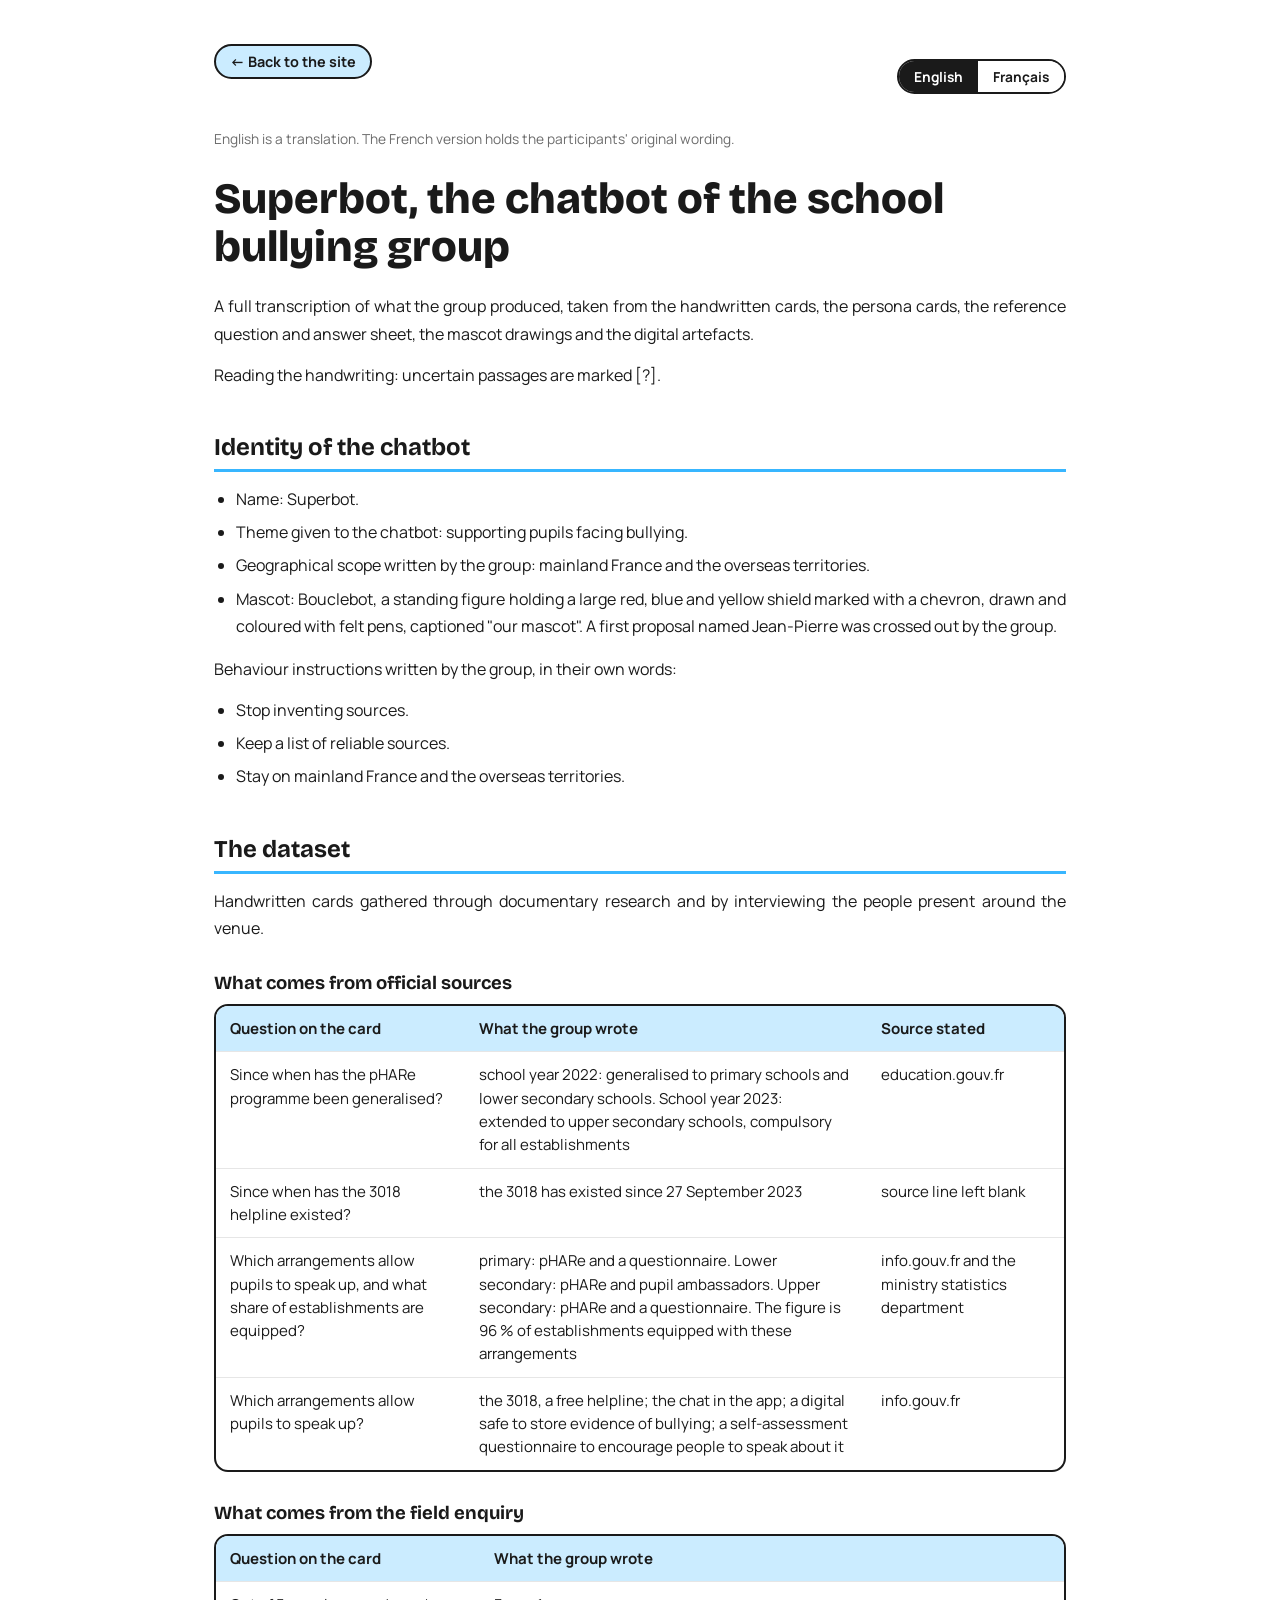
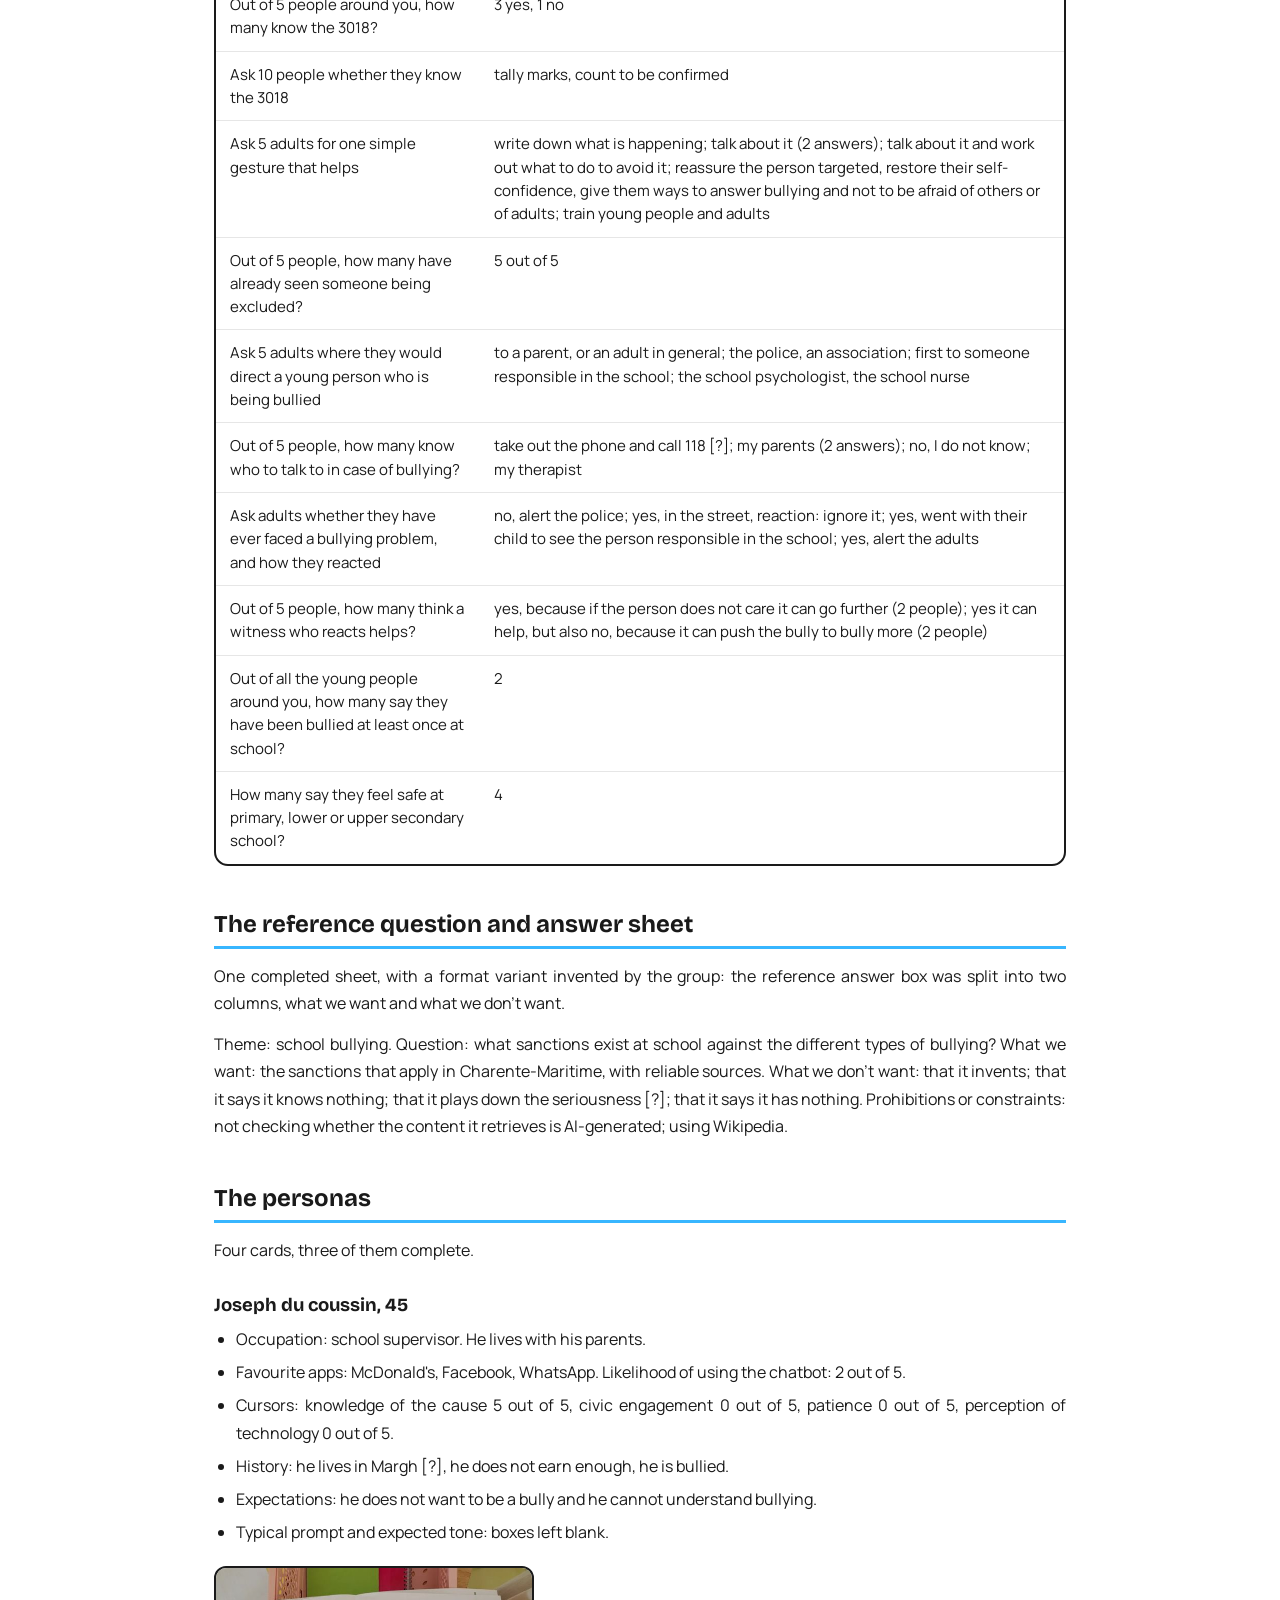
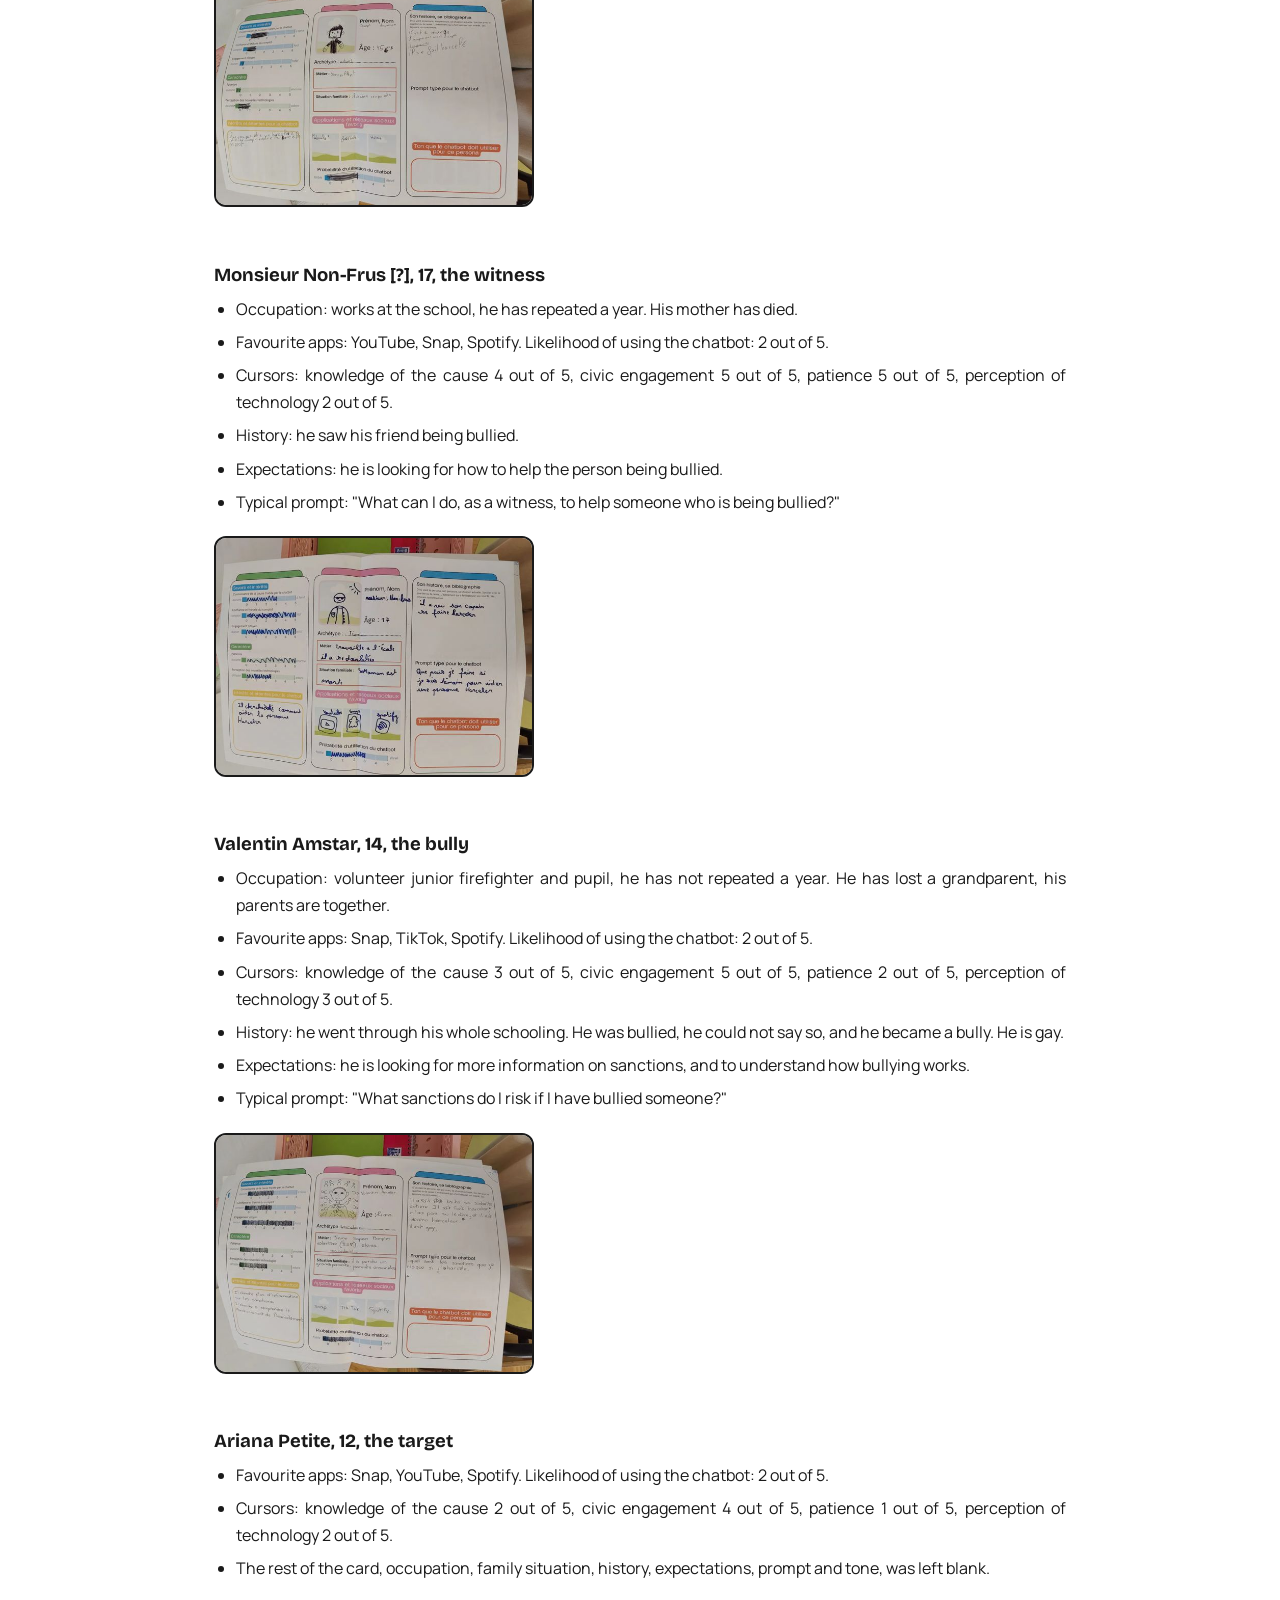
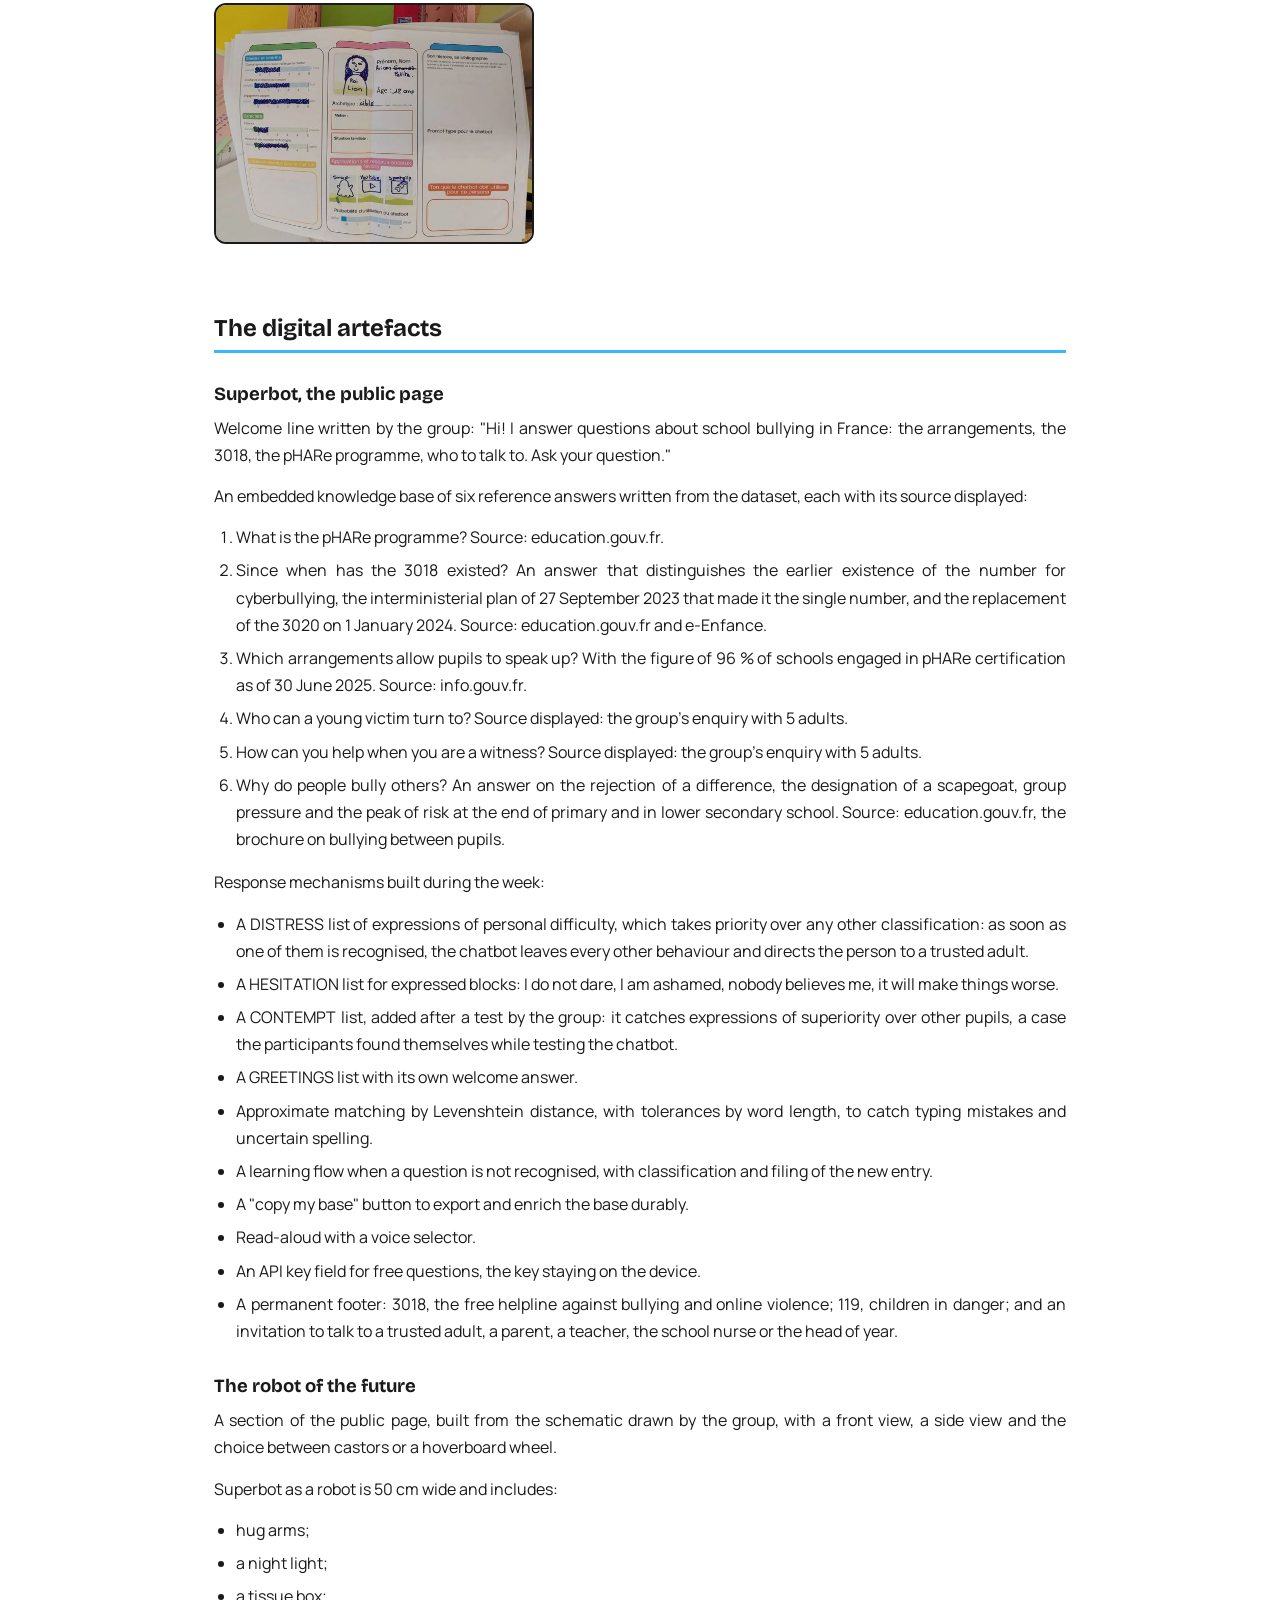
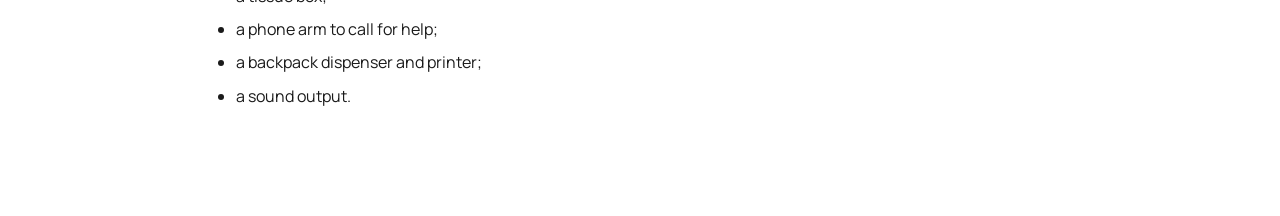
<file: projects/superbot/index.html>
<!DOCTYPE html>
<html lang="en">
<head>
<meta charset="UTF-8">
<meta name="viewport" content="width=device-width, initial-scale=1">
<title>Superbot · documented Claude Project</title>
<link rel="icon" href="../../favicon.svg">
<meta property="og:type" content="article">
<meta property="og:site_name" content="Youth Ai Lab">
<meta property="og:title" content="Superbot · documented Claude Project">
<meta property="og:image" content="https://youth-ai-lab.github.io/wikiyouthbot/og.png">
<meta property="og:image:width" content="1200">
<meta property="og:image:height" content="630">
<meta name="twitter:card" content="summary_large_image">
<meta name="twitter:image" content="https://youth-ai-lab.github.io/wikiyouthbot/og.png">
<style>
  @import url('https://fonts.googleapis.com/css2?family=Bricolage+Grotesque:wght@400;700;800&family=Manrope:wght@400;500;600;700&display=swap');
  :root { --bg:#ffffff; --ink:#1a1a1a; --soft:#6c6c6c; --accent:#38b6ff; --accent-soft:#cbecff; }
  * { box-sizing:border-box; margin:0; padding:0; }
  html, body { background:var(--bg); color:var(--ink); font-family:'Manrope',system-ui,sans-serif; }
  .wrap { max-width:900px; margin:0 auto; padding:44px 24px 90px; }
  .back { display:inline-block; font-size:.9rem; font-weight:700; text-decoration:none; color:var(--ink);
          background:var(--accent-soft); border:2px solid var(--ink); border-radius:999px; padding:6px 14px; margin-bottom:30px; }
  h1 { font-family:'Bricolage Grotesque',system-ui,sans-serif; font-size:clamp(1.9rem,4.4vw,2.7rem); font-weight:800; line-height:1.1; margin-bottom:22px; }
  h2 { font-family:'Bricolage Grotesque',system-ui,sans-serif; font-size:1.5rem; font-weight:700; margin:44px 0 14px; padding-bottom:8px; border-bottom:3px solid var(--accent); }
  h3 { font-family:'Bricolage Grotesque',system-ui,sans-serif; font-size:1.16rem; font-weight:700; margin:30px 0 10px; }
  p { line-height:1.7; margin:0 0 14px; text-align:justify; text-justify:inter-word; hyphens:auto; }
  ul, ol { margin:0 0 16px 22px; }
  li { line-height:1.7; margin-bottom:6px; text-align:justify; text-justify:inter-word; hyphens:auto; }
  hr { border:0; border-top:2px solid #e6e6e6; margin:34px 0; }
  code { background:#f2f2f2; padding:1px 5px; border-radius:5px; font-size:.92em; }
  a { color:#1a1a1a; }
  .vignette { display:inline-block; cursor:zoom-in; margin:4px 0 18px; border:2px solid var(--ink); border-radius:12px;
             overflow:hidden; line-height:0; background:#fff; max-width:320px; }
  .vignette img { display:block; width:100%; height:auto; }
  .vignette:hover { box-shadow:4px 4px 0 var(--ink); transform:translate(-2px,-2px); }
  .vignette { transition:transform .15s ease, box-shadow .15s ease; }
  .tablewrap { overflow-x:auto; margin:0 0 22px; border:2px solid var(--ink); border-radius:14px; background:#fff; }
  table { border-collapse:collapse; width:100%; min-width:520px; font-size:.94rem; }
  th, td { text-align:left; padding:11px 14px; border-bottom:1px solid #e6e6e6; vertical-align:top; line-height:1.55; }
  th { background:var(--accent-soft); font-weight:700; }
  tbody tr:last-child td { border-bottom:0; }
  .topbar { display:flex; flex-wrap:wrap; gap:10px; align-items:center; justify-content:space-between; margin-bottom:28px; }
  .langbar { display:flex; gap:0; border:2px solid var(--ink); border-radius:999px; overflow:hidden; }
  .langbar button { font:inherit; font-size:.86rem; font-weight:700; padding:6px 15px; border:0; background:#fff; color:var(--ink); cursor:pointer; }
  .langbar button[aria-pressed="true"] { background:var(--ink); color:#fff; }
  .langnote { font-size:.86rem; color:var(--soft); margin:-10px 0 26px; }
  body[data-lang="en"] [lang="fr"], body[data-lang="fr"] [lang="en"] { display:none; }

.haut {
  position: fixed; right: 20px; bottom: 20px; z-index: 50;
  width: 46px; height: 46px; border-radius: 999px; cursor: pointer;
  border: 2px solid var(--ink); background: #fff; color: var(--ink);
  font: 700 1.15rem/1 'Manrope', system-ui, sans-serif;
  box-shadow: 3px 3px 0 var(--ink);
  opacity: 0; visibility: hidden; transform: translateY(8px);
  transition: opacity .18s ease, transform .18s ease, visibility .18s;
}
.haut.visible { opacity: 1; visibility: visible; transform: none; }
.haut:hover { box-shadow: 5px 5px 0 var(--ink); transform: translate(-2px, -2px); }
.horstexte {
  position: absolute; width: 1px; height: 1px; padding: 0; margin: -1px;
  overflow: hidden; clip: rect(0 0 0 0); white-space: nowrap; border: 0;
}
@media (max-width: 620px) { .haut { right: 14px; bottom: 14px; } }

dialog.visionneuse { border:0; padding:0; background:transparent;
  position:fixed; inset:0; margin:auto; width:fit-content; height:fit-content;
  max-width:100vw; max-height:100vh; }
dialog.visionneuse::backdrop { background:rgba(0,0,0,.88); }
dialog.visionneuse .cadre { position:relative; line-height:0; }
dialog.visionneuse img { max-width:92vw; max-height:86vh; width:auto; height:auto; display:block; border-radius:12px; background:#fff; }
dialog.visionneuse .fermer {
  position:absolute; top:10px; right:10px; width:42px; height:42px; border-radius:999px; cursor:pointer;
  border:2px solid #1a1a1a; background:#fff; color:#1a1a1a; font:700 1.05rem/1 system-ui, sans-serif;
}
dialog.visionneuse .fermer:hover { background:#f2f2f2; }
  @media (max-width:640px) { .wrap { padding:28px 16px 70px; } }
</style>
</head>
<body data-lang="en">
<div class="wrap">
<div class="topbar">
  <a class="back" href="../../"><span lang="en">← Back to the site</span><span lang="fr">← Retour au site</span></a>
  <div class="langbar" role="group" aria-label="Language">
    <button type="button" data-set="en" aria-pressed="true">English</button>
    <button type="button" data-set="fr" aria-pressed="false">Français</button>
  </div>
</div>
<p class="langnote" lang="en">English is a translation. The French version holds the participants' original wording.</p>
<p class="langnote" lang="fr">Version originale. La version anglaise en est une traduction.</p>
<div lang="en">
<h1>Superbot, the chatbot of the school bullying group</h1>
<p>A full transcription of what the group produced, taken from the handwritten cards, the persona cards, the reference question and answer sheet, the mascot drawings and the digital artefacts.</p>
<p>Reading the handwriting: uncertain passages are marked [?].</p>
<h2>Identity of the chatbot</h2>
<ul><li>Name: Superbot.</li><li>Theme given to the chatbot: supporting pupils facing bullying.</li><li>Geographical scope written by the group: mainland France and the overseas territories.</li><li>Mascot: Bouclebot, a standing figure holding a large red, blue and yellow shield marked with a chevron, drawn and coloured with felt pens, captioned &quot;our mascot&quot;. A first proposal named Jean-Pierre was crossed out by the group.</li></ul>
<p>Behaviour instructions written by the group, in their own words:</p>
<ul><li>Stop inventing sources.</li><li>Keep a list of reliable sources.</li><li>Stay on mainland France and the overseas territories.</li></ul>
<h2>The dataset</h2>
<p>Handwritten cards gathered through documentary research and by interviewing the people present around the venue.</p>
<h3>What comes from official sources</h3>
<div class="tablewrap"><table>
<thead><tr><th>Question on the card</th><th>What the group wrote</th><th>Source stated</th></tr></thead>
<tbody>
<tr><td>Since when has the pHARe programme been generalised?</td><td>school year 2022: generalised to primary schools and lower secondary schools. School year 2023: extended to upper secondary schools, compulsory for all establishments</td><td>education.gouv.fr</td></tr>
<tr><td>Since when has the 3018 helpline existed?</td><td>the 3018 has existed since 27 September 2023</td><td>source line left blank</td></tr>
<tr><td>Which arrangements allow pupils to speak up, and what share of establishments are equipped?</td><td>primary: pHARe and a questionnaire. Lower secondary: pHARe and pupil ambassadors. Upper secondary: pHARe and a questionnaire. The figure is 96 % of establishments equipped with these arrangements</td><td>info.gouv.fr and the ministry statistics department</td></tr>
<tr><td>Which arrangements allow pupils to speak up?</td><td>the 3018, a free helpline; the chat in the app; a digital safe to store evidence of bullying; a self-assessment questionnaire to encourage people to speak about it</td><td>info.gouv.fr</td></tr>
</tbody></table></div>
<h3>What comes from the field enquiry</h3>
<div class="tablewrap"><table>
<thead><tr><th>Question on the card</th><th>What the group wrote</th></tr></thead>
<tbody>
<tr><td>Out of 5 people around you, how many know the 3018?</td><td>3 yes, 1 no</td></tr>
<tr><td>Ask 10 people whether they know the 3018</td><td>tally marks, count to be confirmed</td></tr>
<tr><td>Ask 5 adults for one simple gesture that helps</td><td>write down what is happening; talk about it (2 answers); talk about it and work out what to do to avoid it; reassure the person targeted, restore their self-confidence, give them ways to answer bullying and not to be afraid of others or of adults; train young people and adults</td></tr>
<tr><td>Out of 5 people, how many have already seen someone being excluded?</td><td>5 out of 5</td></tr>
<tr><td>Ask 5 adults where they would direct a young person who is being bullied</td><td>to a parent, or an adult in general; the police, an association; first to someone responsible in the school; the school psychologist, the school nurse</td></tr>
<tr><td>Out of 5 people, how many know who to talk to in case of bullying?</td><td>take out the phone and call 118 [?]; my parents (2 answers); no, I do not know; my therapist</td></tr>
<tr><td>Ask adults whether they have ever faced a bullying problem, and how they reacted</td><td>no, alert the police; yes, in the street, reaction: ignore it; yes, went with their child to see the person responsible in the school; yes, alert the adults</td></tr>
<tr><td>Out of 5 people, how many think a witness who reacts helps?</td><td>yes, because if the person does not care it can go further (2 people); yes it can help, but also no, because it can push the bully to bully more (2 people)</td></tr>
<tr><td>Out of all the young people around you, how many say they have been bullied at least once at school?</td><td>2</td></tr>
<tr><td>How many say they feel safe at primary, lower or upper secondary school?</td><td>4</td></tr>
</tbody></table></div>
<h2>The reference question and answer sheet</h2>
<p>One completed sheet, with a format variant invented by the group: the reference answer box was split into two columns, what we want and what we don&#x27;t want.</p>
<p>Theme: school bullying. Question: what sanctions exist at school against the different types of bullying? What we want: the sanctions that apply in Charente-Maritime, with reliable sources. What we don&#x27;t want: that it invents; that it says it knows nothing; that it plays down the seriousness [?]; that it says it has nothing. Prohibitions or constraints: not checking whether the content it retrieves is AI-generated; using Wikipedia.</p>
<h2>The personas</h2>
<p>Four cards, three of them complete.</p>
<h3>Joseph du coussin, 45</h3>
<ul><li>Occupation: school supervisor. He lives with his parents.</li><li>Favourite apps: McDonald&#x27;s, Facebook, WhatsApp. Likelihood of using the chatbot: 2 out of 5.</li><li>Cursors: knowledge of the cause 5 out of 5, civic engagement 0 out of 5, patience 0 out of 5, perception of technology 0 out of 5.</li><li>History: he lives in Margh [?], he does not earn enough, he is bullied.</li><li>Expectations: he does not want to be a bully and he cannot understand bullying.</li><li>Typical prompt and expected tone: boxes left blank.</li></ul>
<p><a class="vignette" href="../personas/superbot-joseph.jpg"><img src="../personas/thumbs/superbot-joseph.jpg" alt="Persona card for Joseph du coussin" loading="lazy"></a></p>
<h3>Monsieur Non-Frus [?], 17, the witness</h3>
<ul><li>Occupation: works at the school, he has repeated a year. His mother has died.</li><li>Favourite apps: YouTube, Snap, Spotify. Likelihood of using the chatbot: 2 out of 5.</li><li>Cursors: knowledge of the cause 4 out of 5, civic engagement 5 out of 5, patience 5 out of 5, perception of technology 2 out of 5.</li><li>History: he saw his friend being bullied.</li><li>Expectations: he is looking for how to help the person being bullied.</li><li>Typical prompt: &quot;What can I do, as a witness, to help someone who is being bullied?&quot;</li></ul>
<p><a class="vignette" href="../personas/superbot-temoin.jpg"><img src="../personas/thumbs/superbot-temoin.jpg" alt="Persona card for the witness" loading="lazy"></a></p>
<h3>Valentin Amstar, 14, the bully</h3>
<ul><li>Occupation: volunteer junior firefighter and pupil, he has not repeated a year. He has lost a grandparent, his parents are together.</li><li>Favourite apps: Snap, TikTok, Spotify. Likelihood of using the chatbot: 2 out of 5.</li><li>Cursors: knowledge of the cause 3 out of 5, civic engagement 5 out of 5, patience 2 out of 5, perception of technology 3 out of 5.</li><li>History: he went through his whole schooling. He was bullied, he could not say so, and he became a bully. He is gay.</li><li>Expectations: he is looking for more information on sanctions, and to understand how bullying works.</li><li>Typical prompt: &quot;What sanctions do I risk if I have bullied someone?&quot;</li></ul>
<p><a class="vignette" href="../personas/superbot-valentin.jpg"><img src="../personas/thumbs/superbot-valentin.jpg" alt="Persona card for Valentin Amstar" loading="lazy"></a></p>
<h3>Ariana Petite, 12, the target</h3>
<ul><li>Favourite apps: Snap, YouTube, Spotify. Likelihood of using the chatbot: 2 out of 5.</li><li>Cursors: knowledge of the cause 2 out of 5, civic engagement 4 out of 5, patience 1 out of 5, perception of technology 2 out of 5.</li><li>The rest of the card, occupation, family situation, history, expectations, prompt and tone, was left blank.</li></ul>
<p><a class="vignette" href="../personas/superbot-ariana.jpg"><img src="../personas/thumbs/superbot-ariana.jpg" alt="Persona card for Ariana Petite" loading="lazy"></a></p>
<h2>The digital artefacts</h2>
<h3>Superbot, the public page</h3>
<p>Welcome line written by the group: &quot;Hi! I answer questions about school bullying in France: the arrangements, the 3018, the pHARe programme, who to talk to. Ask your question.&quot;</p>
<p>An embedded knowledge base of six reference answers written from the dataset, each with its source displayed:</p>
<ol><li>What is the pHARe programme? Source: education.gouv.fr.</li><li>Since when has the 3018 existed? An answer that distinguishes the earlier existence of the number for cyberbullying, the interministerial plan of 27 September 2023 that made it the single number, and the replacement of the 3020 on 1 January 2024. Source: education.gouv.fr and e-Enfance.</li><li>Which arrangements allow pupils to speak up? With the figure of 96 % of schools engaged in pHARe certification as of 30 June 2025. Source: info.gouv.fr.</li><li>Who can a young victim turn to? Source displayed: the group&#x27;s enquiry with 5 adults.</li><li>How can you help when you are a witness? Source displayed: the group&#x27;s enquiry with 5 adults.</li><li>Why do people bully others? An answer on the rejection of a difference, the designation of a scapegoat, group pressure and the peak of risk at the end of primary and in lower secondary school. Source: education.gouv.fr, the brochure on bullying between pupils.</li></ol>
<p>Response mechanisms built during the week:</p>
<ul><li>A DISTRESS list of expressions of personal difficulty, which takes priority over any other classification: as soon as one of them is recognised, the chatbot leaves every other behaviour and directs the person to a trusted adult.</li><li>A HESITATION list for expressed blocks: I do not dare, I am ashamed, nobody believes me, it will make things worse.</li><li>A CONTEMPT list, added after a test by the group: it catches expressions of superiority over other pupils, a case the participants found themselves while testing the chatbot.</li><li>A GREETINGS list with its own welcome answer.</li><li>Approximate matching by Levenshtein distance, with tolerances by word length, to catch typing mistakes and uncertain spelling.</li><li>A learning flow when a question is not recognised, with classification and filing of the new entry.</li><li>A &quot;copy my base&quot; button to export and enrich the base durably.</li><li>Read-aloud with a voice selector.</li><li>An API key field for free questions, the key staying on the device.</li><li>A permanent footer: 3018, the free helpline against bullying and online violence; 119, children in danger; and an invitation to talk to a trusted adult, a parent, a teacher, the school nurse or the head of year.</li></ul>
<h3>The robot of the future</h3>
<p>A section of the public page, built from the schematic drawn by the group, with a front view, a side view and the choice between castors or a hoverboard wheel.</p>
<p>Superbot as a robot is 50 cm wide and includes:</p>
<ul><li>hug arms;</li><li>a night light;</li><li>a tissue box;</li><li>a phone arm to call for help;</li><li>a backpack dispenser and printer;</li><li>a sound output.</li></ul>
</div>
<div lang="fr">
<h1>Superbot, le chatbot du groupe harcèlement scolaire</h1>
<p>Transcription intégrale de ce que le groupe a produit, à partir des fiches manuscrites, des cartes personas, de la fiche Q&amp;R, des dessins de mascotte et des artefacts numériques.</p>
<p>Lecture des manuscrits : les passages incertains sont signalés par [?].</p>
<h2>Identité du chatbot</h2>
<ul><li>Nom : Superbot.</li><li>Thématique imposée au chatbot : l&#x27;accompagnement des élèves face aux problématiques de harcèlement.</li><li>Périmètre géographique écrit par le groupe : la France hexagonale et l&#x27;outre-mer.</li><li>Mascotte : Bouclebot, personnage debout portant un grand bouclier rouge, bleu et jaune frappé d&#x27;un chevron, dessiné et colorié au feutre, avec la mention « notre mascotte ». Une première proposition nommée Jean-Pierre a été barrée par le groupe.</li></ul>
<p>Consignes de comportement écrites par le groupe, dans leurs mots :</p>
<ul><li>Arrêter d&#x27;inventer des sources.</li><li>Tenir une liste de sources fiables.</li><li>Rester sur la France hexagonale et l&#x27;outre-mer.</li></ul>
<h2>Le dataset</h2>
<p>Fiches manuscrites collectées par recherche documentaire et par enquête auprès des personnes présentes autour du lieu d&#x27;animation.</p>
<h3>Ce qui vient de sources officielles</h3>
<div class="tablewrap"><table>
<thead><tr><th>Question de la fiche</th><th>Ce que le groupe a noté</th><th>Source notée</th></tr></thead>
<tbody>
<tr><td>Depuis quand le programme pHARe est-il généralisé ?</td><td>rentrée 2022 : généralisation aux écoles élémentaires et aux collèges. Rentrée 2023 : extension aux lycées, avec obligation pour tous les établissements</td><td>education.gouv.fr</td></tr>
<tr><td>Depuis quand existe le 3018 ?</td><td>le 3018 existe depuis le 27 septembre 2023</td><td>ligne source laissée vide</td></tr>
<tr><td>Quel dispositif permet de recueillir la parole, et quel pourcentage d&#x27;établissements sont équipés ?</td><td>primaire : pHARe et questionnaire. Collège : pHARe et élèves ambassadeurs. Lycée : pHARe et questionnaire. Le pourcentage est de 96 % des établissements équipés de ces dispositifs</td><td>info.gouv.fr et DEPP</td></tr>
<tr><td>Quels dispositifs permettent de recueillir la parole ?</td><td>le 3018, numéro gratuit ; le tchat de l&#x27;application ; un coffre-fort numérique pour stocker des preuves du harcèlement ; une auto-évaluation, un questionnaire pour encourager les gens à en parler</td><td>info.gouv.fr</td></tr>
</tbody></table></div>
<h3>Ce qui vient de l&#x27;enquête de terrain</h3>
<div class="tablewrap"><table>
<thead><tr><th>Question de la fiche</th><th>Ce que le groupe a noté</th></tr></thead>
<tbody>
<tr><td>Sur 5 personnes autour de vous, combien connaissent le 3018 ?</td><td>3 oui, 1 non</td></tr>
<tr><td>Demandez à 10 personnes si elles connaissent le 3018</td><td>relevé en bâtons, dépouillement à confirmer</td></tr>
<tr><td>Demandez à 5 adultes un geste simple qui aide</td><td>écrire ce qui arrive ; en parler (2 réponses) ; en parler et chercher quoi faire pour éviter ça ; rassurer la cible du harcèlement, lui rendre confiance en soi, lui donner des clés pour répondre au harcèlement et pour ne pas avoir peur des autres et des adultes ; former les jeunes et les adultes</td></tr>
<tr><td>Sur 5 personnes, combien ont déjà vu quelqu&#x27;un être mis à l&#x27;écart ?</td><td>5 sur 5</td></tr>
<tr><td>Demandez à 5 adultes vers qui ils orienteraient un jeune victime de harcèlement</td><td>vers un parent, ou un adulte de manière générale ; la police, une association ; d&#x27;abord vers un responsable de l&#x27;établissement ; le psychologue scolaire, l&#x27;infirmier ou l&#x27;infirmière scolaire</td></tr>
<tr><td>Sur 5 personnes, combien savent à qui parler en cas de harcèlement ?</td><td>sortir le téléphone et appeler le 118 [?] ; mes parents (2 réponses) ; non, je ne sais pas ; mon psy</td></tr>
<tr><td>Questionnez les adultes : ont-ils déjà fait face à un problème de harcèlement, quelle a été leur réaction ?</td><td>non, prévenir la police ; oui, dans la rue, réaction : ignorer ; oui, accompagnement de son enfant pour voir le responsable dans l&#x27;établissement ; oui, prévenir les adultes</td></tr>
<tr><td>Sur 5 personnes, combien pensent qu&#x27;un témoin qui réagit aide ?</td><td>oui, parce que si la personne s&#x27;en fout, ça peut partir plus loin (2 personnes) ; oui, ça peut aider, mais non aussi, parce que ça peut pousser le harceleur à harceler plus (2 personnes)</td></tr>
<tr><td>Sur l&#x27;ensemble des jeunes autour de vous, combien déclarent avoir été harcelés au moins une fois à l&#x27;école ?</td><td>2</td></tr>
<tr><td>Combien déclarent se sentir en sécurité à l&#x27;école, au collège ou au lycée ?</td><td>4</td></tr>
</tbody></table></div>
<h2>La fiche questions-réponses</h2>
<p>Une fiche remplie, avec une variante de format inventée par le groupe : la case réponse de référence a été coupée en deux colonnes, « on veut » et « on veut pas ».</p>
<p>Thématique : harcèlement scolaire. Question : quelles sanctions existent à l&#x27;école contre les différents types de harcèlement ? On veut : les sanctions existant en Charente-Maritime, avec des sources fiables. On veut pas : qu&#x27;il invente ; qu&#x27;il dise qu&#x27;il ne sait rien ; qu&#x27;il minimise en disant que ce n&#x27;est pas grave ; qu&#x27;il dise qu&#x27;il n&#x27;a rien. Interdits ou contraintes : ne pas vérifier que le contenu qu&#x27;il va chercher est de l&#x27;IA ; utiliser Wikipédia.</p>
<h2>Les personas</h2>
<p>Quatre cartes, dont trois complètes.</p>
<h3>Joseph du coussin, 45 ans</h3>
<ul><li>Métier : surveillant. Il vit chez ses parents.</li><li>Applications favorites : McDonald&#x27;s, Facebook, WhatsApp. Probabilité d&#x27;utilisation du chatbot : 2 sur 5.</li><li>Curseurs : connaissance de la cause 5 sur 5, engagement citoyen 0 sur 5, patience 0 sur 5, perception des technologies 0 sur 5.</li><li>Histoire : il vit à Margh [?], il ne gagne pas assez d&#x27;argent, il se fait harceler.</li><li>Attentes : il ne veut pas être un harceleur et il ne peut pas comprendre le harcèlement.</li><li>Prompt type et ton attendu : cases laissées vides.</li></ul>
<p><a class="vignette" href="../personas/superbot-joseph.jpg"><img src="../personas/thumbs/superbot-joseph.jpg" alt="Carte persona de Joseph du coussin" loading="lazy"></a></p>
<h3>Monsieur Non-Frus [?], 17 ans, le témoin</h3>
<ul><li>Métier : travaille à l&#x27;école, il a redoublé. Sa maman est morte.</li><li>Applications favorites : YouTube, Snap, Spotify. Probabilité d&#x27;utilisation du chatbot : 2 sur 5.</li><li>Curseurs : connaissance de la cause 4 sur 5, engagement citoyen 5 sur 5, patience 5 sur 5, perception des technologies 2 sur 5.</li><li>Histoire : il a vu son copain se faire harceler.</li><li>Attentes : il cherche comment aider la personne harcelée.</li><li>Prompt type : « Que puis-je faire si je suis témoin, pour aider une personne harcelée ? »</li></ul>
<p><a class="vignette" href="../personas/superbot-temoin.jpg"><img src="../personas/thumbs/superbot-temoin.jpg" alt="Carte persona du témoin" loading="lazy"></a></p>
<h3>Valentin Amstar, 14 ans, le harceleur</h3>
<ul><li>Métier : jeune sapeur-pompier volontaire et élève, il n&#x27;a pas redoublé. Il a perdu un grand-parent, ses parents sont ensemble.</li><li>Applications favorites : Snap, TikTok, Spotify. Probabilité d&#x27;utilisation du chatbot : 2 sur 5.</li><li>Curseurs : connaissance de la cause 3 sur 5, engagement citoyen 5 sur 5, patience 2 sur 5, perception des technologies 3 sur 5.</li><li>Histoire : il a fait toute sa scolarité entière, il s&#x27;est fait harceler, il n&#x27;a pas su le dire, et il est devenu harceleur. Il est gay.</li><li>Attentes : il cherche plus d&#x27;information sur les sanctions, il cherche à comprendre le fonctionnement du harcèlement.</li><li>Prompt type : « Quelles sont les sanctions que je risque si j&#x27;ai harcelé ? »</li></ul>
<p><a class="vignette" href="../personas/superbot-valentin.jpg"><img src="../personas/thumbs/superbot-valentin.jpg" alt="Carte persona de Valentin Amstar" loading="lazy"></a></p>
<h3>Ariana Petite, 12 ans, la cible</h3>
<ul><li>Applications favorites : Snap, YouTube, Spotify. Probabilité d&#x27;utilisation du chatbot : 2 sur 5.</li><li>Curseurs : connaissance de la cause 2 sur 5, engagement citoyen 4 sur 5, patience 1 sur 5, perception des technologies 2 sur 5.</li><li>Le reste de la carte, métier, situation familiale, histoire, attentes, prompt et ton, est resté vide.</li></ul>
<p><a class="vignette" href="../personas/superbot-ariana.jpg"><img src="../personas/thumbs/superbot-ariana.jpg" alt="Carte persona d&#x27;Ariana Petite" loading="lazy"></a></p>
<h2>Les artefacts numériques</h2>
<h3>Superbot, la page publique</h3>
<p>Fichier : <a href="Chatbot_Superbot.html">Chatbot_Superbot.html</a>, page autonome.</p>
<p>Phrase d&#x27;accueil écrite par le groupe : « Salut ! Je réponds aux questions sur le harcèlement scolaire en France : les dispositifs, le 3018, le programme pHARe, à qui en parler. Pose ta question. »</p>
<p>Base de connaissance intégrée, six réponses de référence rédigées à partir du dataset, chacune avec sa source affichée :</p>
<ol><li>C&#x27;est quoi le programme pHARe ? Source : education.gouv.fr.</li><li>Depuis quand existe le 3018 ? Réponse qui distingue l&#x27;existence antérieure du numéro pour le cyberharcèlement, le plan interministériel du 27 septembre 2023 qui en fait le numéro unique, et le remplacement du 3020 au 1er janvier 2024. Source : education.gouv.fr et e-Enfance.</li><li>Quels dispositifs permettent de recueillir la parole ? Avec le chiffre de 96 % des écoles, collèges et lycées engagés dans la labellisation pHARe au 30 juin 2025. Source : info.gouv.fr.</li><li>À qui un jeune victime peut-il s&#x27;adresser ? Source affichée : enquête du groupe auprès de 5 adultes.</li><li>Comment aider quand on est témoin ? Source affichée : enquête du groupe auprès de 5 adultes.</li><li>Pourquoi les gens harcèlent les autres ? Réponse sur le rejet d&#x27;une différence, la désignation d&#x27;un bouc émissaire, la pression du groupe et le pic de risque en fin de primaire et au collège. Source : education.gouv.fr, brochure « Le harcèlement entre élèves ».</li></ol>
<p>Mécanismes de réponse construits pendant la semaine :</p>
<ul><li>Une liste DÉTRESSE de formulations de mal-être personnel, prioritaire sur toute autre classification : dès qu&#x27;une de ces formulations est reconnue, le chatbot sort de tout autre comportement et oriente vers un adulte de confiance.</li><li>Une liste HÉSITATION pour les blocages exprimés : je n&#x27;ose pas, j&#x27;ai honte, personne ne me croit, ça va empirer.</li><li>Une liste MÉPRIS, ajoutée après un test du groupe : elle attrape les formulations de supériorité sur les autres élèves, un cas que les jeunes ont trouvé eux-mêmes en testant le chatbot.</li><li>Une liste SALUTATIONS avec une réponse d&#x27;accueil dédiée.</li><li>Une reconnaissance approximative par distance de Levenshtein, avec des tolérances par longueur de mot, pour rattraper les fautes de frappe et l&#x27;orthographe hésitante.</li><li>Un parcours d&#x27;apprentissage quand une question n&#x27;est pas reconnue, avec classification puis rangement de la nouvelle entrée.</li><li>Un bouton « Copier ma base » pour exporter et enrichir la base de façon durable.</li><li>Une lecture à voix haute avec sélecteur de voix.</li><li>Un champ de connexion à l&#x27;IA par clé API, pour les questions libres, la clé restant sur l&#x27;appareil.</li><li>Un pied de page permanent : 3018, numéro gratuit contre le harcèlement et les violences en ligne ; 119, enfance en danger ; et l&#x27;invitation à parler à un adulte de confiance, parent, professeur, infirmière ou CPE.</li></ul>
<h3>Le robot du futur</h3>
<p>Section intégrée à la page publique, à partir du schéma dessiné par le groupe, avec vue de face, vue de côté et le choix entre roulettes ou roue d&#x27;hoverboard.</p>
<p>Superbot en robot fait 50 cm de large et comporte :</p>
<ul><li>des bras à câlins ;</li><li>une lumière veilleuse ;</li><li>une boîte à mouchoirs ;</li><li>un bras téléphone pour appeler les secours ;</li><li>un sac à dos distributeur et imprimeur ;</li><li>une sortie son.</li></ul>
</div>
</div>

<dialog class="visionneuse">
  <div class="cadre">
    <img alt="">
    <button class="fermer" type="button" autofocus>
      <span class="horstexte" lang="en">Close</span>
      <span class="horstexte" lang="fr">Fermer</span>
      <span aria-hidden="true">✕</span>
    </button>
  </div>
</dialog>

<button class="haut" type="button">
  <span class="horstexte" lang="en">Back to top</span>
  <span class="horstexte" lang="fr">Haut de page</span>
  <span aria-hidden="true">↑</span>
</button>

<script>
(function(){
  var boutons = document.querySelectorAll('.langbar button');
  boutons.forEach(function(b){
    b.addEventListener('click', function(){
      var l = b.dataset.set;
      document.body.dataset.lang = l;
      document.documentElement.lang = l;
      boutons.forEach(function(o){ o.setAttribute('aria-pressed', String(o.dataset.set === l)); });
      try { localStorage.setItem('wyb-lang', l); } catch (e) {}
    });
  });
  var memo;
  try { memo = localStorage.getItem('wyb-lang'); } catch (e) {}
  if (memo === 'fr' || memo === 'en') {
    document.body.dataset.lang = memo;
    document.documentElement.lang = memo;
    boutons.forEach(function(o){ o.setAttribute('aria-pressed', String(o.dataset.set === memo)); });
  }

  var haut = document.querySelector('.haut');
  if (haut) {
    var basculer = function(){ haut.classList.toggle('visible', window.scrollY > 400); };
    window.addEventListener('scroll', basculer, {passive:true});
    basculer();
    haut.addEventListener('click', function(){ window.scrollTo({top:0, behavior:'smooth'}); });
  }

  var visionneuse = document.querySelector('dialog.visionneuse');
  if (visionneuse) {
    var grande = visionneuse.querySelector('img');
    document.querySelectorAll('a.vignette, button.shot').forEach(function(el){
      el.addEventListener('click', function(e){
        e.preventDefault();
        grande.src = el.dataset.full || el.getAttribute('href');
        var img = el.querySelector('img');
        grande.alt = img ? img.alt : '';
        visionneuse.showModal();
      });
    });
    visionneuse.querySelector('.fermer').addEventListener('click', function(){ visionneuse.close(); });
    visionneuse.addEventListener('click', function(e){ if (e.target === visionneuse) visionneuse.close(); });
    visionneuse.addEventListener('close', function(){ grande.removeAttribute('src'); });
  }
})();
</script>
</body>
</html>
</file>
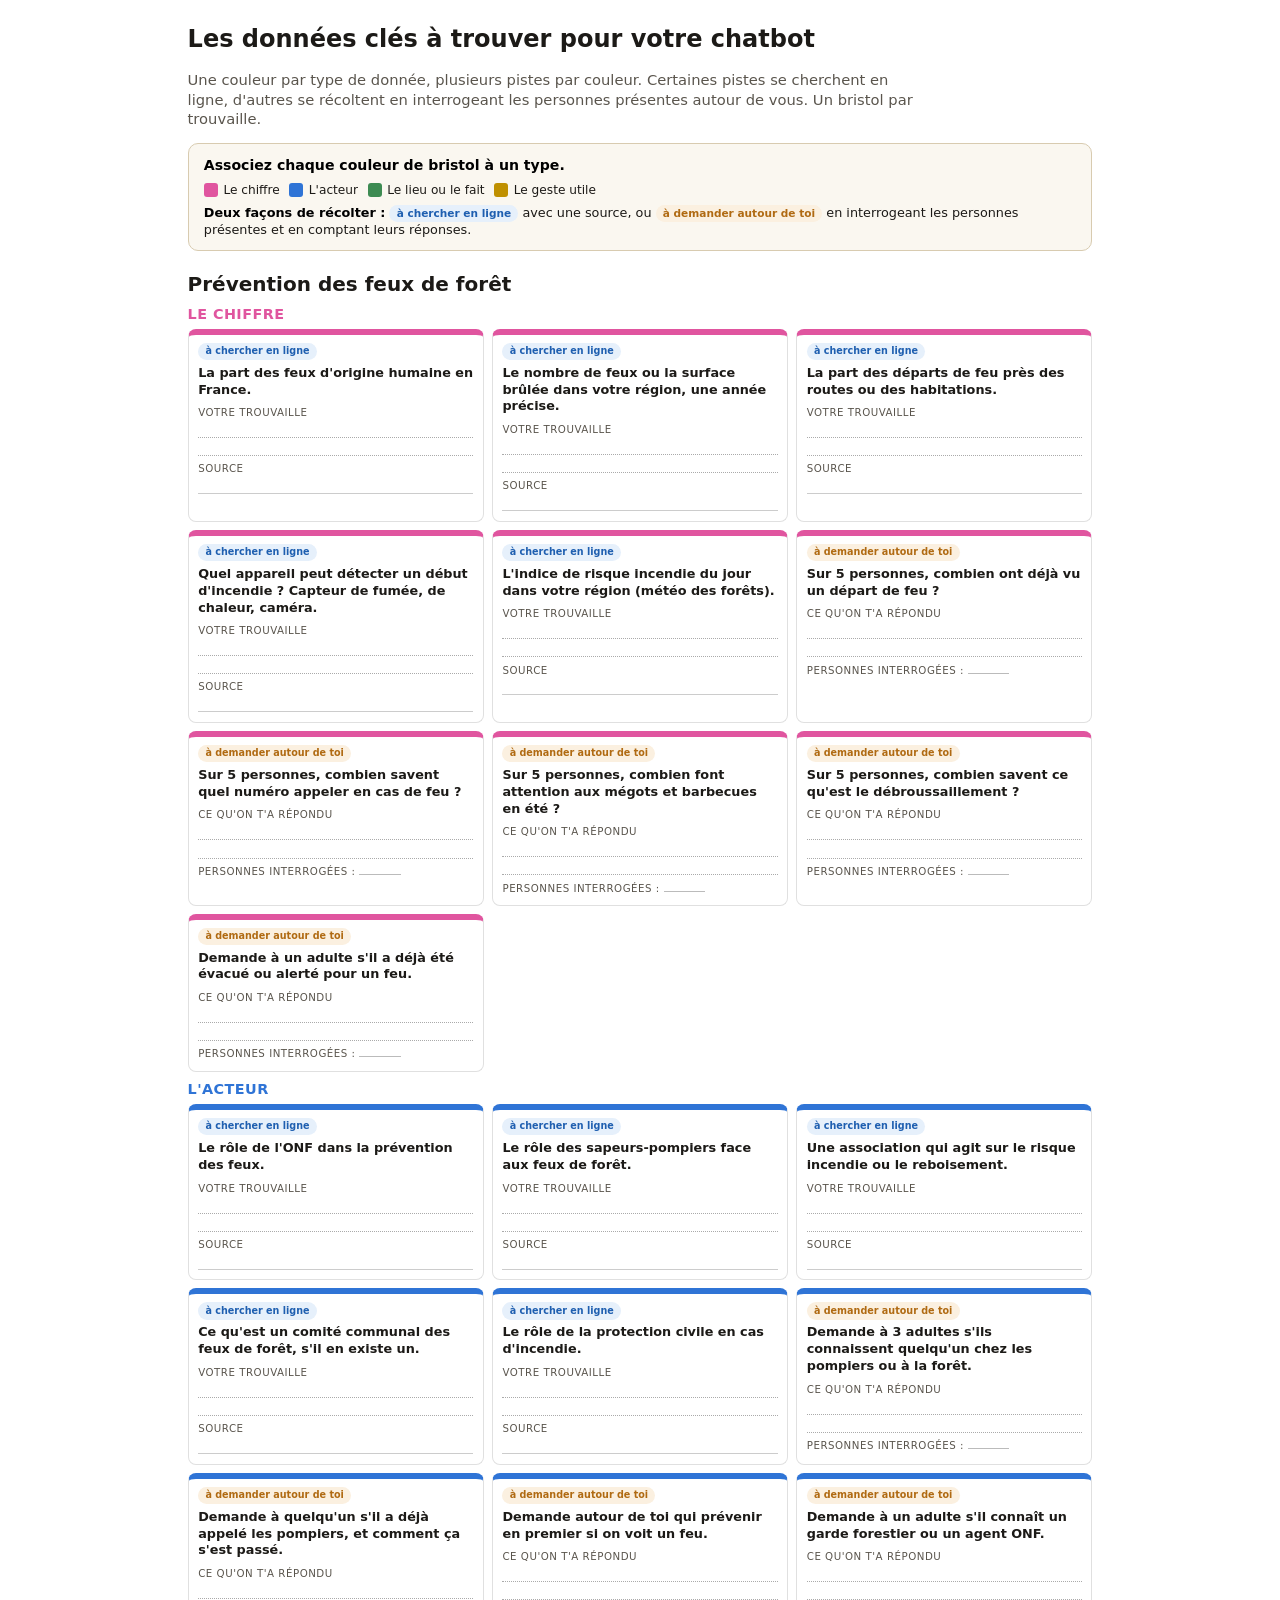
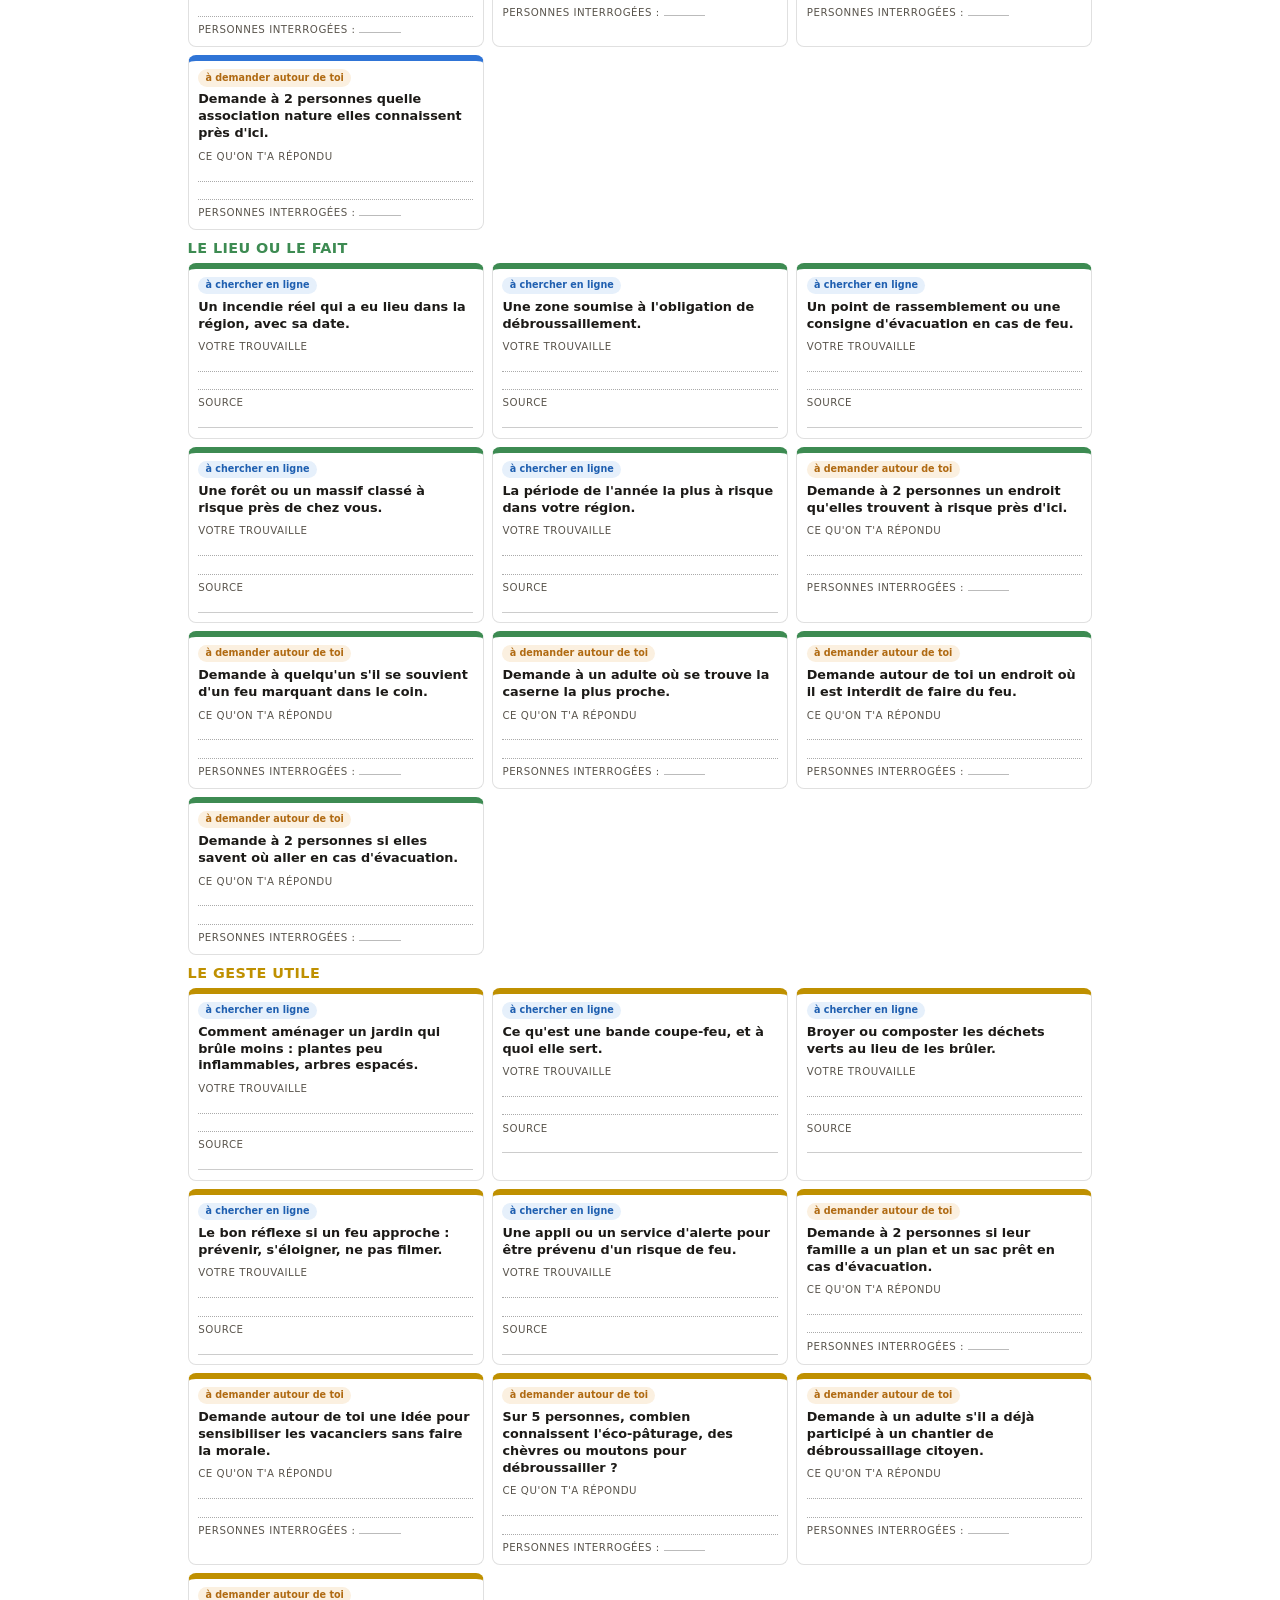
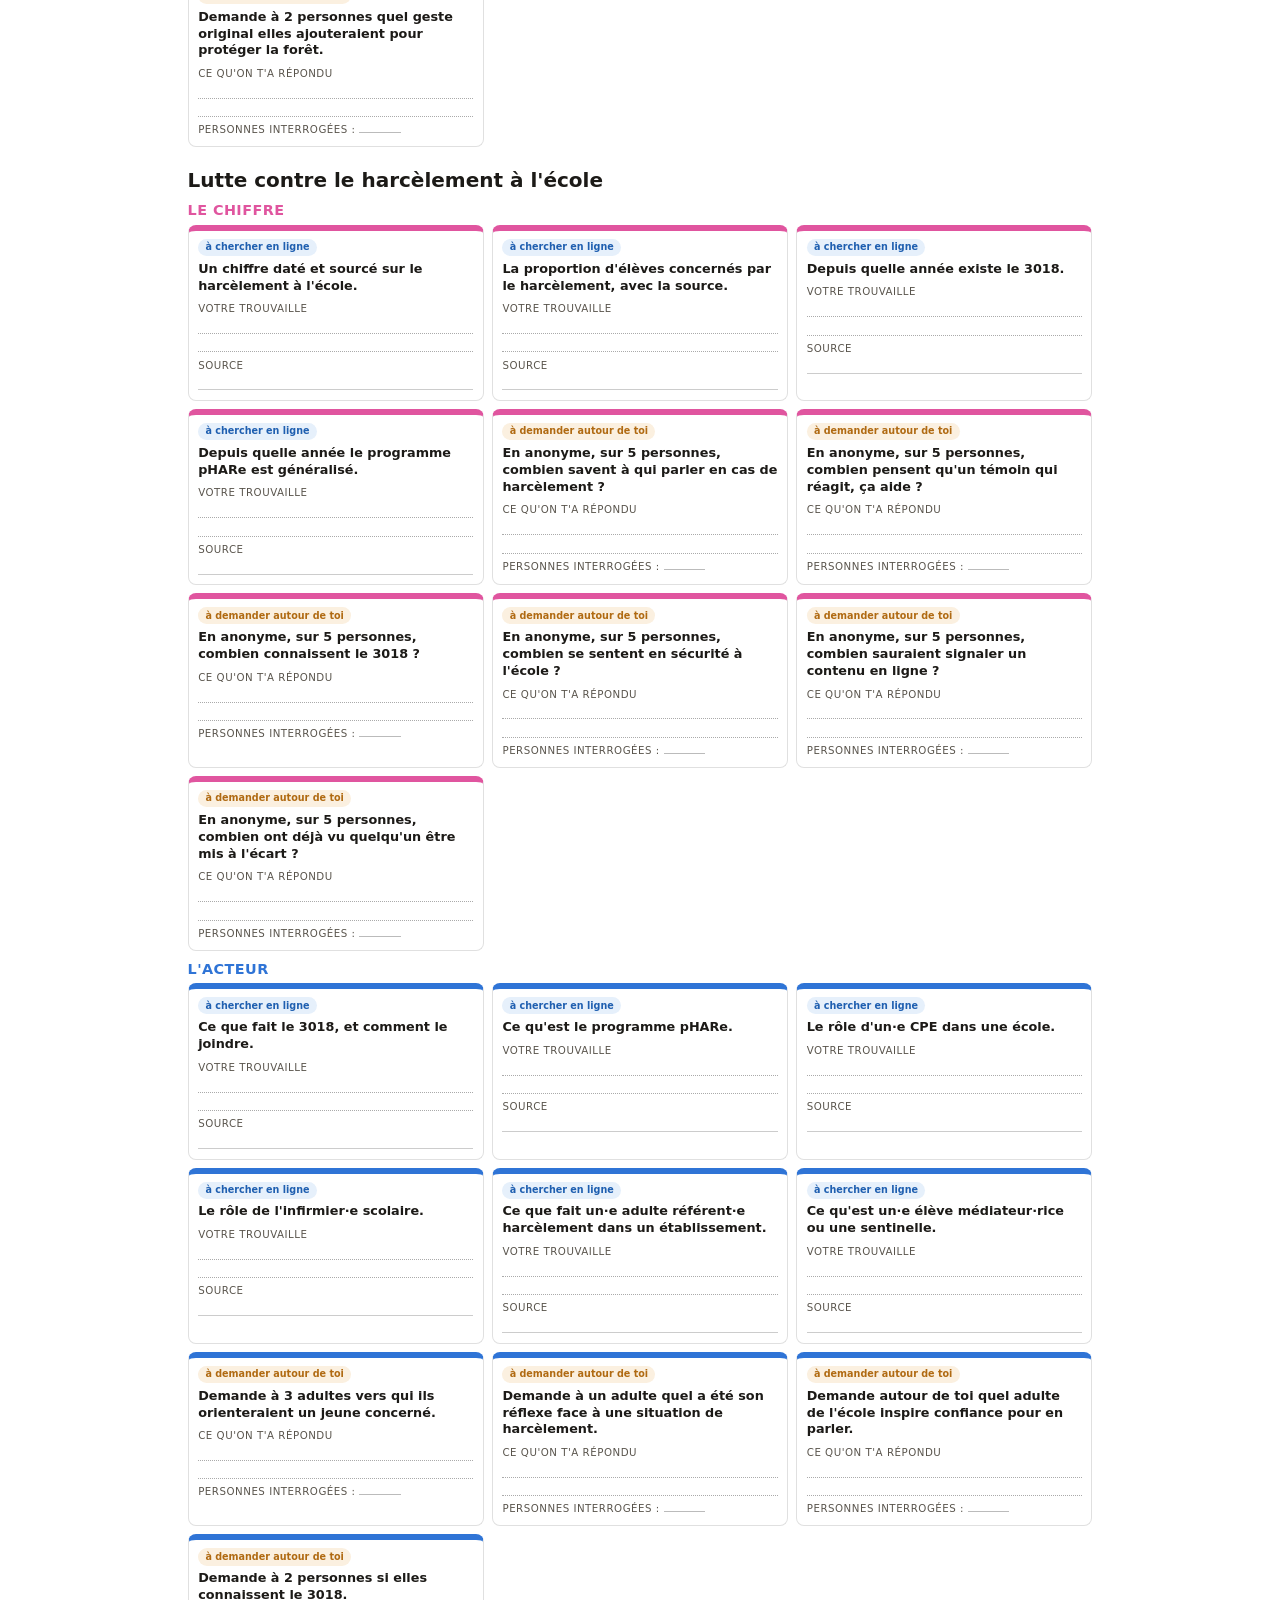
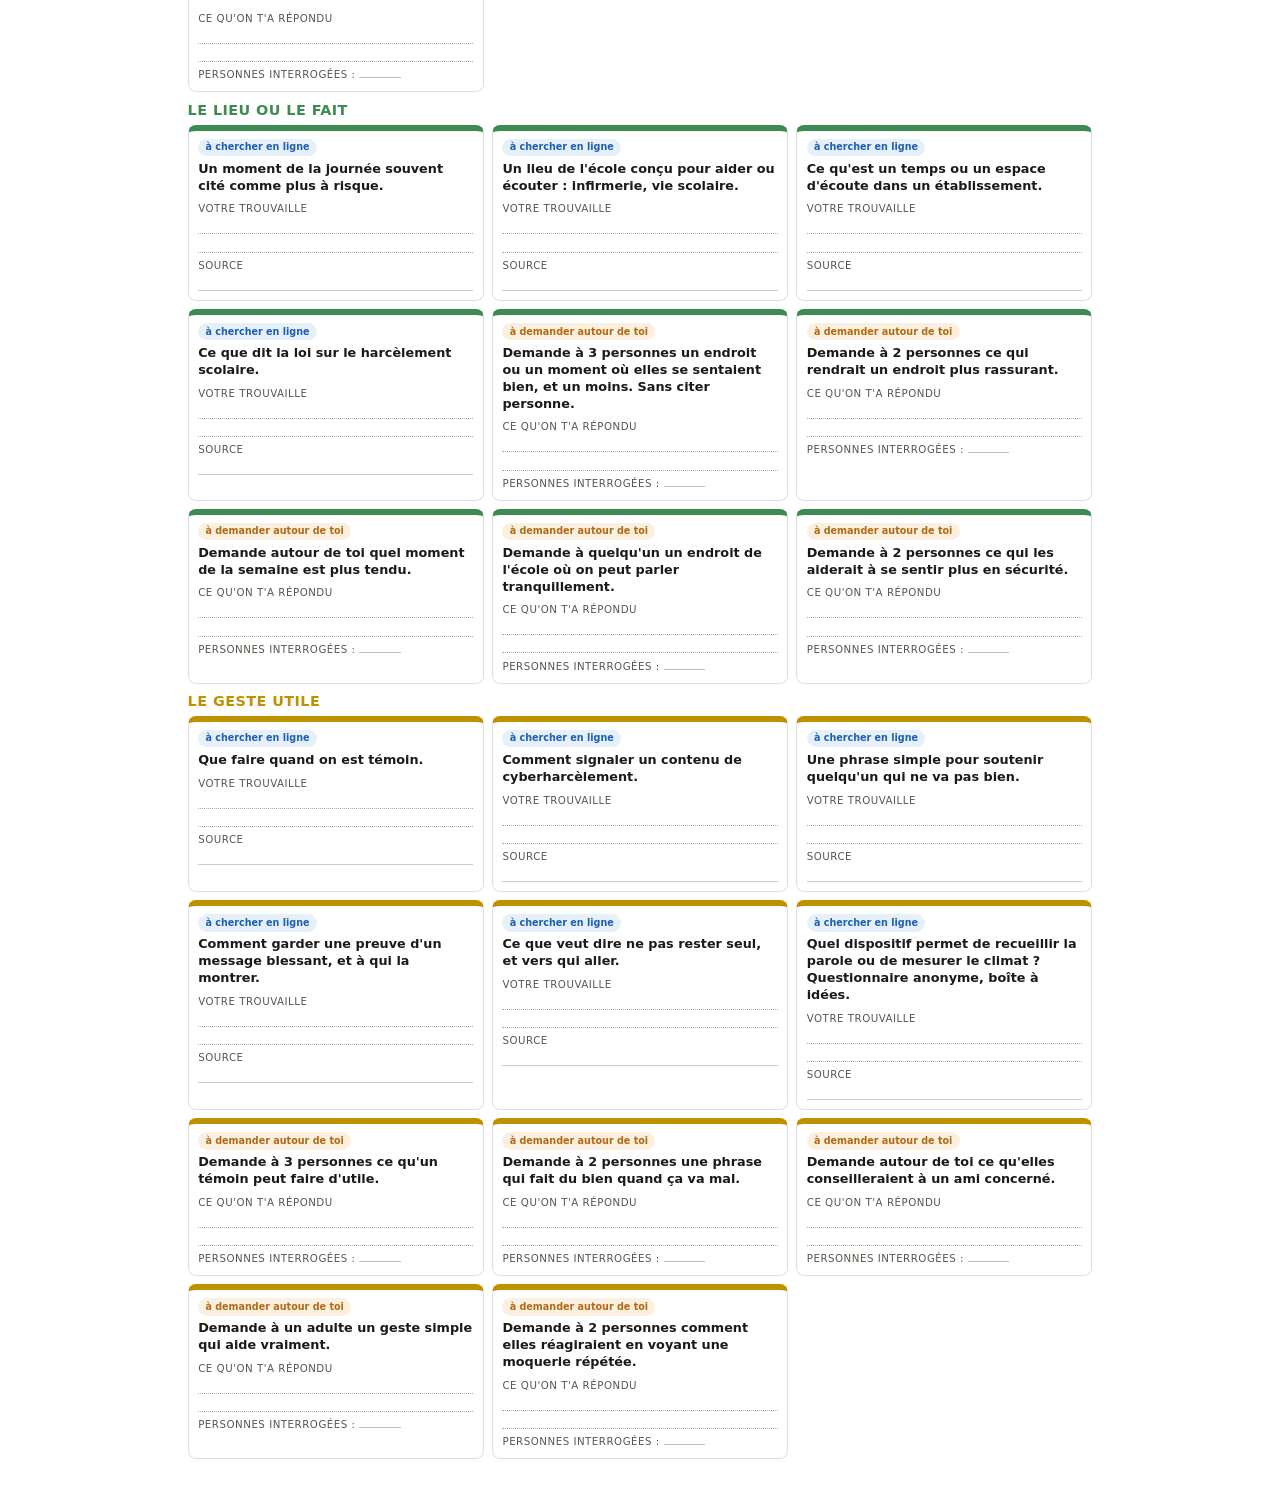
<file: tools/key-data-cards/index.html>
<!doctype html>
<html lang="fr">
<head>
<meta charset="utf-8">
<title>Bristols · Les données clés à trouver</title>
<style>
  :root{ --ink:#1c1a17; --soft:#5a554d; }
  *{box-sizing:border-box}
  body{margin:0; font-family:"Avenir Next","Segoe UI",system-ui,sans-serif; color:var(--ink); background:#fff; line-height:1.32}
  .wrap{max-width:940px; margin:0 auto; padding:1.3rem 1.1rem}
  h1{font-size:1.5rem; margin:.2rem 0 .3rem}
  .lead{color:var(--soft); font-size:.92rem; max-width:78ch}
  .howto{border:1.5px solid #d8cbb0; border-radius:10px; padding:.7rem .95rem; margin:.9rem 0 .3rem; font-size:.88rem; background:#faf7f0}
  .howto b{color:#000}
  .legend{display:flex; gap:.6rem; flex-wrap:wrap; margin-top:.5rem; font-size:.76rem}
  .legend .lg{display:flex; align-items:center; gap:.35rem}
  .legend .sw{width:14px; height:14px; border-radius:3px}
  .modes{margin-top:.45rem; font-size:.8rem}
  .modes .tg{font-size:.66rem}

  .theme{margin-top:1.2rem; page-break-before:always}
  .theme:first-of-type{page-break-before:auto}
  .theme > h2{font-size:1.25rem; margin:0 0 .5rem}

  .grp{margin-bottom:.55rem; break-inside:avoid}
  .grp h3{font-size:.9rem; margin:0 0 .3rem; color:var(--c); letter-spacing:.03em}
  .grid3{display:grid; grid-template-columns:repeat(3,1fr); gap:.5rem}
  .bristol{--c:#666; border:1.4px solid #e0e0e0; border-top:6px solid var(--c); border-radius:8px; padding:.5rem .6rem .6rem; break-inside:avoid; display:flex; flex-direction:column; min-height:158px}
  .tg{align-self:flex-start; font-size:.6rem; font-weight:700; padding:.14rem .45rem; border-radius:20px; margin-bottom:.3rem}
  .tg.tc{background:#e6f0fb; color:#1f5fb0} .tg.td{background:#fbf0e0; color:#b06a12}
  .find{font-size:.8rem; font-weight:600; margin-bottom:.1rem}
  .lab{font-size:.64rem; color:var(--soft); text-transform:uppercase; letter-spacing:.05em; margin-top:.38rem}
  .wl{border-bottom:1.3px dotted #aaa; height:1.15rem}
  .wl.solid{border-bottom-style:solid; border-color:#ccc}
  .blank{display:inline-block; width:2.6rem; border-bottom:1.3px solid #bbb}
  @media print{ .wrap{max-width:none; padding:0 .4cm} .howto{background:none} }
</style>
</head>
<body>
<div class="wrap">
  <h1>Les données clés à trouver pour votre chatbot</h1>
  <p class="lead">Une couleur par type de donnée, plusieurs pistes par couleur. Certaines pistes se cherchent en ligne, d'autres se récoltent en interrogeant les personnes présentes autour de vous. Un bristol par trouvaille.</p>
  <div class="howto">
    <b>Associez chaque couleur de bristol à un type.</b>
    <div class="legend">
      <span class="lg"><span class="sw" style="background:#e0559f"></span> Le chiffre</span>
      <span class="lg"><span class="sw" style="background:#2f74d6"></span> L'acteur</span>
      <span class="lg"><span class="sw" style="background:#3d8b52"></span> Le lieu ou le fait</span>
      <span class="lg"><span class="sw" style="background:#bf9000"></span> Le geste utile</span>
    </div>
    <div class="modes"><b>Deux façons de récolter :</b> <span class="tg tc">à chercher en ligne</span> avec une source, ou <span class="tg td">à demander autour de toi</span> en interrogeant les personnes présentes et en comptant leurs réponses.</div>
  </div>
  <div id="app"></div>
</div>

<script>
  const TYPES=[
    {key:"chiffre", name:"LE CHIFFRE", c:"#e0559f"},
    {key:"acteur",  name:"L'ACTEUR",  c:"#2f74d6"},
    {key:"lieu",    name:"LE LIEU OU LE FAIT", c:"#3d8b52"},
    {key:"geste",   name:"LE GESTE UTILE", c:"#bf9000"}
  ];
  const C="chercher", D="demander";
  const SUBJECTS=[
    {id:"feux", title:"Prévention des feux de forêt", find:{
      chiffre:[{p:"La part des feux d'origine humaine en France.",m:C},{p:"Le nombre de feux ou la surface brûlée dans votre région, une année précise.",m:C},{p:"La part des départs de feu près des routes ou des habitations.",m:C},{p:"Quel appareil peut détecter un début d'incendie ? Capteur de fumée, de chaleur, caméra.",m:C},{p:"L'indice de risque incendie du jour dans votre région (météo des forêts).",m:C},{p:"Sur 5 personnes, combien ont déjà vu un départ de feu ?",m:D},{p:"Sur 5 personnes, combien savent quel numéro appeler en cas de feu ?",m:D},{p:"Sur 5 personnes, combien font attention aux mégots et barbecues en été ?",m:D},{p:"Sur 5 personnes, combien savent ce qu'est le débroussaillement ?",m:D},{p:"Demande à un adulte s'il a déjà été évacué ou alerté pour un feu.",m:D}],
      acteur:[{p:"Le rôle de l'ONF dans la prévention des feux.",m:C},{p:"Le rôle des sapeurs-pompiers face aux feux de forêt.",m:C},{p:"Une association qui agit sur le risque incendie ou le reboisement.",m:C},{p:"Ce qu'est un comité communal des feux de forêt, s'il en existe un.",m:C},{p:"Le rôle de la protection civile en cas d'incendie.",m:C},{p:"Demande à 3 adultes s'ils connaissent quelqu'un chez les pompiers ou à la forêt.",m:D},{p:"Demande à quelqu'un s'il a déjà appelé les pompiers, et comment ça s'est passé.",m:D},{p:"Demande autour de toi qui prévenir en premier si on voit un feu.",m:D},{p:"Demande à un adulte s'il connaît un garde forestier ou un agent ONF.",m:D},{p:"Demande à 2 personnes quelle association nature elles connaissent près d'ici.",m:D}],
      lieu:[{p:"Un incendie réel qui a eu lieu dans la région, avec sa date.",m:C},{p:"Une zone soumise à l'obligation de débroussaillement.",m:C},{p:"Un point de rassemblement ou une consigne d'évacuation en cas de feu.",m:C},{p:"Une forêt ou un massif classé à risque près de chez vous.",m:C},{p:"La période de l'année la plus à risque dans votre région.",m:C},{p:"Demande à 2 personnes un endroit qu'elles trouvent à risque près d'ici.",m:D},{p:"Demande à quelqu'un s'il se souvient d'un feu marquant dans le coin.",m:D},{p:"Demande à un adulte où se trouve la caserne la plus proche.",m:D},{p:"Demande autour de toi un endroit où il est interdit de faire du feu.",m:D},{p:"Demande à 2 personnes si elles savent où aller en cas d'évacuation.",m:D}],
      geste:[{p:"Comment aménager un jardin qui brûle moins : plantes peu inflammables, arbres espacés.",m:C},{p:"Ce qu'est une bande coupe-feu, et à quoi elle sert.",m:C},{p:"Broyer ou composter les déchets verts au lieu de les brûler.",m:C},{p:"Le bon réflexe si un feu approche : prévenir, s'éloigner, ne pas filmer.",m:C},{p:"Une appli ou un service d'alerte pour être prévenu d'un risque de feu.",m:C},{p:"Demande à 2 personnes si leur famille a un plan et un sac prêt en cas d'évacuation.",m:D},{p:"Demande autour de toi une idée pour sensibiliser les vacanciers sans faire la morale.",m:D},{p:"Sur 5 personnes, combien connaissent l'éco-pâturage, des chèvres ou moutons pour débroussailler ?",m:D},{p:"Demande à un adulte s'il a déjà participé à un chantier de débroussaillage citoyen.",m:D},{p:"Demande à 2 personnes quel geste original elles ajouteraient pour protéger la forêt.",m:D}]
    }},
    {id:"harc", title:"Lutte contre le harcèlement à l'école", find:{
      chiffre:[{p:"Un chiffre daté et sourcé sur le harcèlement à l'école.",m:C},{p:"La proportion d'élèves concernés par le harcèlement, avec la source.",m:C},{p:"Depuis quelle année existe le 3018.",m:C},{p:"Depuis quelle année le programme pHARe est généralisé.",m:C},{p:"En anonyme, sur 5 personnes, combien savent à qui parler en cas de harcèlement ?",m:D},{p:"En anonyme, sur 5 personnes, combien pensent qu'un témoin qui réagit, ça aide ?",m:D},{p:"En anonyme, sur 5 personnes, combien connaissent le 3018 ?",m:D},{p:"En anonyme, sur 5 personnes, combien se sentent en sécurité à l'école ?",m:D},{p:"En anonyme, sur 5 personnes, combien sauraient signaler un contenu en ligne ?",m:D},{p:"En anonyme, sur 5 personnes, combien ont déjà vu quelqu'un être mis à l'écart ?",m:D}],
      acteur:[{p:"Ce que fait le 3018, et comment le joindre.",m:C},{p:"Ce qu'est le programme pHARe.",m:C},{p:"Le rôle d'un·e CPE dans une école.",m:C},{p:"Le rôle de l'infirmier·e scolaire.",m:C},{p:"Ce que fait un·e adulte référent·e harcèlement dans un établissement.",m:C},{p:"Ce qu'est un·e élève médiateur·rice ou une sentinelle.",m:C},{p:"Demande à 3 adultes vers qui ils orienteraient un jeune concerné.",m:D},{p:"Demande à un adulte quel a été son réflexe face à une situation de harcèlement.",m:D},{p:"Demande autour de toi quel adulte de l'école inspire confiance pour en parler.",m:D},{p:"Demande à 2 personnes si elles connaissent le 3018.",m:D}],
      lieu:[{p:"Un moment de la journée souvent cité comme plus à risque.",m:C},{p:"Un lieu de l'école conçu pour aider ou écouter : infirmerie, vie scolaire.",m:C},{p:"Ce qu'est un temps ou un espace d'écoute dans un établissement.",m:C},{p:"Ce que dit la loi sur le harcèlement scolaire.",m:C},{p:"Demande à 3 personnes un endroit ou un moment où elles se sentaient bien, et un moins. Sans citer personne.",m:D},{p:"Demande à 2 personnes ce qui rendrait un endroit plus rassurant.",m:D},{p:"Demande autour de toi quel moment de la semaine est plus tendu.",m:D},{p:"Demande à quelqu'un un endroit de l'école où on peut parler tranquillement.",m:D},{p:"Demande à 2 personnes ce qui les aiderait à se sentir plus en sécurité.",m:D}],
      geste:[{p:"Que faire quand on est témoin.",m:C},{p:"Comment signaler un contenu de cyberharcèlement.",m:C},{p:"Une phrase simple pour soutenir quelqu'un qui ne va pas bien.",m:C},{p:"Comment garder une preuve d'un message blessant, et à qui la montrer.",m:C},{p:"Ce que veut dire ne pas rester seul, et vers qui aller.",m:C},{p:"Quel dispositif permet de recueillir la parole ou de mesurer le climat ? Questionnaire anonyme, boîte à idées.",m:C},{p:"Demande à 3 personnes ce qu'un témoin peut faire d'utile.",m:D},{p:"Demande à 2 personnes une phrase qui fait du bien quand ça va mal.",m:D},{p:"Demande autour de toi ce qu'elles conseilleraient à un ami concerné.",m:D},{p:"Demande à un adulte un geste simple qui aide vraiment.",m:D},{p:"Demande à 2 personnes comment elles réagiraient en voyant une moquerie répétée.",m:D}]
    }}
  ];

  function bristol(q,t){
    const tag = q.m===D ? ["à demander autour de toi","td"] : ["à chercher en ligne","tc"];
    const fill = q.m===D
      ? `<div class="lab">Ce qu'on t'a répondu</div><div class="wl"></div><div class="wl"></div><div class="lab">Personnes interrogées : <span class="blank"></span></div>`
      : `<div class="lab">Votre trouvaille</div><div class="wl"></div><div class="wl"></div><div class="lab">Source</div><div class="wl solid"></div>`;
    return `<div class="bristol" style="--c:${t.c}"><span class="tg ${tag[1]}">${tag[0]}</span><div class="find">${q.p}</div>${fill}</div>`;
  }
  document.getElementById("app").innerHTML = SUBJECTS.map(s=>
    `<section class="theme"><h2>${s.title}</h2>` +
    TYPES.map(t=>`<div class="grp" style="--c:${t.c}"><h3>${t.name}</h3><div class="grid3">${s.find[t.key].map(q=>bristol(q,t)).join("")}</div></div>`).join("") +
    `</section>`
  ).join("");
</script>
</body>
</html>
</file>
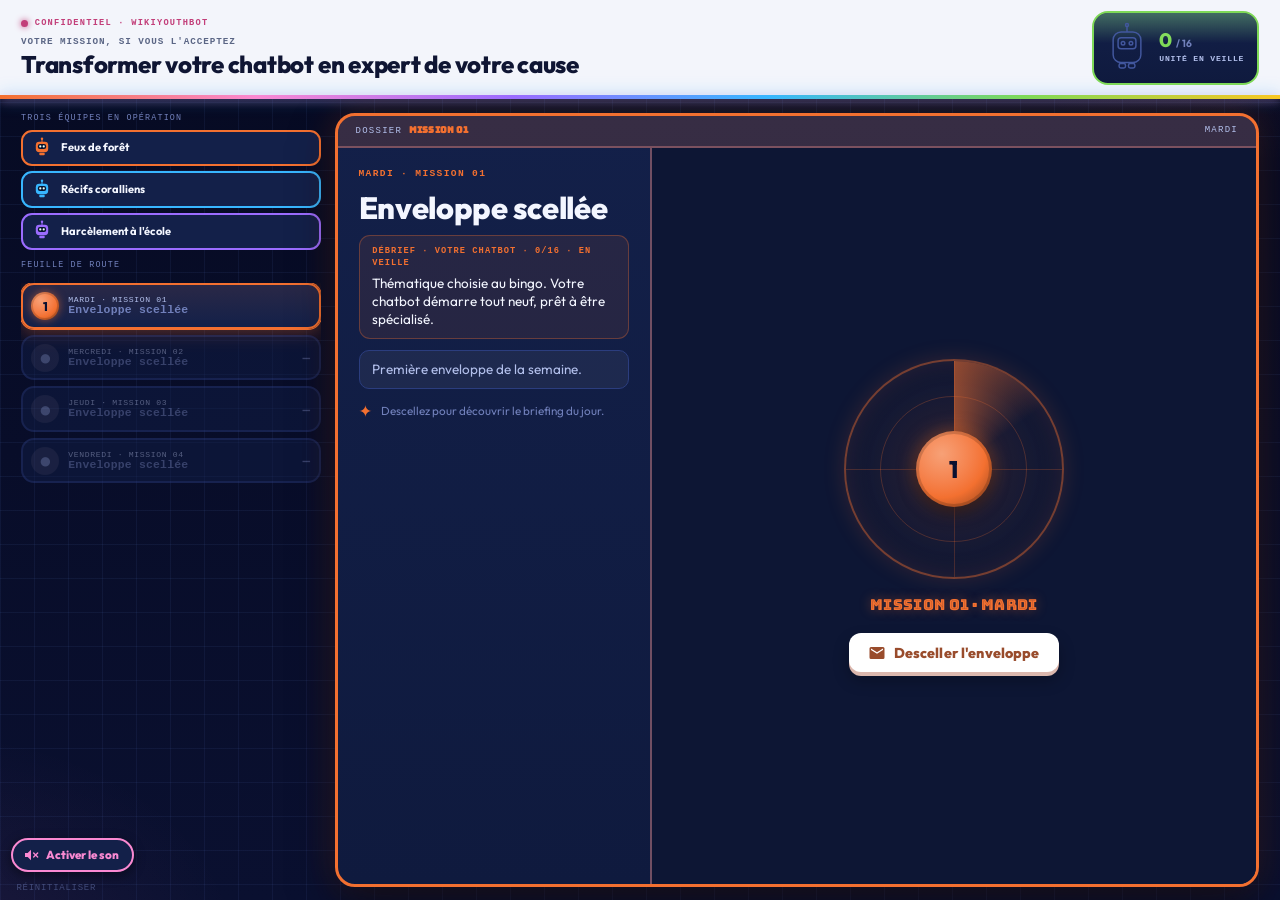
<file: tools/mission/index.html>
<!doctype html>
<html lang="fr">
<head>
<meta charset="utf-8">
<meta name="viewport" content="width=device-width, initial-scale=1">
<title>Mission de la semaine · WikiYouthBot</title>
<link rel="icon" type="image/svg+xml" href="data:image/svg+xml,%3Csvg xmlns='http://www.w3.org/2000/svg' viewBox='0 0 100 100'%3E%3Cpolygon points='50,8 62,38 94,40 68,60 76,92 50,72 24,92 32,60 6,40 38,38' fill='%23f9c724' stroke='%23f37030' stroke-width='5' stroke-linejoin='round'/%3E%3C/svg%3E">
<link rel="preconnect" href="https://fonts.googleapis.com">
<link rel="preconnect" href="https://fonts.gstatic.com" crossorigin>
<link href="https://fonts.googleapis.com/css2?family=Bungee+Inline&family=Outfit:wght@400;500;600;700;800&display=swap" rel="stylesheet">
<style>
  :root{
    --bg:#060a22; --bg2:#0a1030; --panel:#132049; --panel2:#0f1a3e; --edge:#2b3d7e; --edge2:#42579e;
    --ink:#f3f6ff; --soft:#b3c0ec; --faint:#7180bb;
    --orange:#f37030; --blue:#38b6ff; --pink:#fa89d2; --yellow:#f9c724; --green:#7ed957; --purple:#9b6cff;
    --good:#7ed957; --wax:#d33f3f; --grid:rgba(120,160,255,.07);
    --display:"Bungee Inline","Outfit",system-ui,sans-serif;
    --sans:"Outfit",system-ui,-apple-system,"Segoe UI",sans-serif;
    --mono:ui-monospace,"SF Mono","Cascadia Code","Courier New",monospace;
  }
  *{box-sizing:border-box}
  html{font-size:15px}
  html,body{height:100%}
  body{margin:0; font-family:var(--sans); color:var(--ink); line-height:1.42; overflow:hidden;
    background:
      radial-gradient(45vw 42vh at 100% -8%, color-mix(in srgb,var(--orange) 11%, transparent), transparent 62%),
      radial-gradient(40vw 40vh at -6% 106%, color-mix(in srgb,var(--pink) 8%, transparent), transparent 62%),
      linear-gradient(var(--bg),var(--bg2))}
  body::before{content:""; position:fixed; inset:0; pointer-events:none; z-index:0;
    background:linear-gradient(var(--grid) 1px,transparent 1px), linear-gradient(90deg,var(--grid) 1px,transparent 1px); background-size:34px 34px}

  .app{position:relative; z-index:1; height:100dvh; display:flex; flex-direction:column; overflow:hidden}
    .topbar{flex:none; background:#f3f5fb}
  .topbar-in{max-width:1320px; margin:0 auto; padding:.7rem 1.4rem; display:flex; align-items:center; justify-content:space-between; gap:1.2rem}
  .topbar .bigmission{color:#0f1533}
  .topbar .eyebrow{color:#5b6685}
  .topbar .classif{color:#c23e79}
  .topbar .classif .dot{background:#c23e79; box-shadow:0 0 6px #c23e79}
  .bhead{min-width:0}
    .topbar .classif{margin-top:0}
    .topbar .eyebrow{margin:.35rem 0 .2rem}
    .topbar .bigmission{font-size:clamp(1.15rem,2.4vw,1.6rem)}
    .topbar .charge{flex:none; align-self:center}
  .neon-sep{flex:none; height:4px; width:100%; margin:0; background:linear-gradient(90deg,var(--orange),var(--pink),var(--purple),var(--blue),var(--green),var(--yellow)); box-shadow:0 0 16px color-mix(in srgb,var(--blue) 55%,transparent), 0 2px 8px color-mix(in srgb,var(--pink) 45%,transparent)}
    .stage-wrap{flex:1; min-height:0; overflow:hidden}
  .content{max-width:1320px; height:100%; margin:0 auto; padding:.9rem 1.4rem; min-height:0; display:grid; grid-template-columns:300px 1fr; gap:.9rem}
  @media (max-width:860px){body{overflow:auto} .app{height:auto; min-height:100dvh} .stage-wrap{overflow:visible} .topbar-in{flex-wrap:wrap} .content{grid-template-columns:1fr; height:auto}}

  /* ---------- SIDEBAR ---------- */
  .side{display:flex; flex-direction:column; gap:.7rem; min-height:0}
  .wordmark{font-family:var(--display); font-size:1.35rem; letter-spacing:.01em; line-height:1; color:var(--ink)}
  .wordmark b{color:var(--yellow)} .wordmark i{font-style:normal; color:var(--orange)}
  .classif{display:flex; align-items:center; gap:.45rem; font-family:var(--mono); font-size:.58rem; letter-spacing:.14em; text-transform:uppercase; color:var(--pink); font-weight:700; margin-top:.4rem}
  .dot{width:7px; height:7px; border-radius:50%; background:var(--pink); box-shadow:0 0 8px var(--pink); animation:blink 1.4s infinite}
  @keyframes blink{0%,100%{opacity:1}50%{opacity:.25}}
  .tag{margin:.3rem 0 0; color:var(--soft); font-size:.8rem}
  .eyebrow{font-family:var(--mono); font-size:.62rem; letter-spacing:.1em; text-transform:uppercase; color:var(--soft); margin:.5rem 0 .2rem; font-weight:700}
  .bigmission{font-family:var(--sans); font-weight:800; letter-spacing:-.01em; font-size:1.22rem; line-height:1.12; margin:0; color:#ffffff}
  .stip{font-size:.82rem; font-style:italic; color:var(--soft); margin-top:.4rem; padding-left:.6rem; border-left:2px solid color-mix(in srgb,var(--ac) 45%, transparent)}
  .stip b{color:var(--soft)}
  /* animation de fin */
  .celebrate{position:fixed; inset:0; z-index:50; display:none; place-items:center; background:color-mix(in srgb,var(--bg) 82%, transparent); backdrop-filter:blur(4px)}
  .celebrate.show{display:grid; animation:fade .4s ease both}
  @keyframes fade{from{opacity:0}to{opacity:1}}
  .cele-card{--ac:var(--green); position:relative; text-align:center; background:linear-gradient(180deg,var(--panel),var(--panel2)); border:3px solid var(--ac); border-radius:22px; padding:1.8rem 2.4rem; box-shadow:0 20px 60px rgba(0,0,0,.6), 0 0 40px color-mix(in srgb,var(--ac) 30%,transparent); animation:pop .5s cubic-bezier(.2,1.5,.35,1) both}
  @keyframes pop{from{transform:scale(.7); opacity:0}to{transform:scale(1); opacity:1}}
  .cele-card .big{font-family:var(--display); font-size:clamp(1.3rem,3vw,2rem); color:#ffffff; line-height:1.1}
  .celestar{font-size:2.6rem; line-height:1; color:var(--ac)}
  .cele-card .sub{color:var(--soft); margin-top:.5rem; font-size:.95rem}
  .cele-card .cbot{width:70px; height:92px; margin-bottom:.4rem}
  .cele-card .btn{margin-top:1.1rem}
  .confetti{position:absolute; top:-26px; width:24px; height:24px; opacity:.95; animation:fall linear forwards}
  .confetti svg{width:100%; height:100%; filter:drop-shadow(0 1px 2px rgba(0,0,0,.3))}
  @keyframes fall{to{transform:translateY(60vh) rotate(540deg); opacity:0}}

  .charge{position:relative; overflow:hidden; display:flex; align-items:center; gap:.8rem; background:linear-gradient(180deg,var(--panel),var(--panel2)); border:2.5px solid var(--green); border-radius:16px; padding:.6rem .85rem}
  .charge::after{content:""; position:absolute; left:0; right:0; top:0; height:30px; background:linear-gradient(180deg, color-mix(in srgb,var(--green) 40%,transparent), transparent); mix-blend-mode:screen; animation:scan 3.2s ease-in-out infinite}
  @keyframes scan{0%{transform:translateY(-36px)}50%{transform:translateY(78px)}100%{transform:translateY(-36px)}}
  .charge svg{width:40px; height:52px; flex:none; z-index:1}
  .cb .ghost *{fill:none; stroke:var(--edge2); stroke-width:3}
  .cb .full .body{fill:url(#g)} .cb .full .scr{fill:#06122e} .cb .full .eye{fill:#eafff2} .cb .full .lim{fill:var(--green)} .cb .full .mo{stroke:#06122e; stroke-width:2.4; fill:none}
  #fr{transition:y .55s cubic-bezier(.2,.9,.2,1), height .55s cubic-bezier(.2,.9,.2,1)}
  .cb.done{filter:drop-shadow(0 0 8px var(--green))}
  .cnum{font-family:var(--sans); font-weight:800; font-size:1.3rem; line-height:1; color:var(--green)}
  .cnum small{font-family:var(--sans); font-size:.68rem; color:var(--faint); font-weight:700}
  .clab{font-family:var(--mono); font-size:.54rem; letter-spacing:.1em; text-transform:uppercase; color:var(--soft); font-weight:700; margin-top:.25rem}

  .lab{font-family:var(--mono); font-size:.56rem; letter-spacing:.14em; text-transform:uppercase; color:var(--faint); margin-bottom:.35rem}
  .bots{display:grid; gap:.35rem}
  .bt{display:flex; align-items:center; gap:.5rem; background:var(--panel); border:2px solid var(--bc); border-radius:11px; padding:.35rem .55rem}
  .bt svg{width:22px; height:22px; flex:none} .bt span{font-size:.74rem; font-weight:700}

  .roadmap{display:flex; flex-direction:column; gap:.4rem; min-height:0}
  .roadmap .list{display:flex; flex-direction:column; gap:.4rem; overflow:auto; min-height:0}
  .day{--ac:var(--orange); color:var(--ink); position:relative; display:flex; align-items:center; gap:.6rem; width:100%; text-align:left; cursor:pointer;
    background:linear-gradient(180deg, color-mix(in srgb,var(--ac) 10%, var(--panel)), var(--panel)); border:2px solid color-mix(in srgb,var(--ac) 42%, var(--edge));
    border-radius:13px; padding:.45rem .55rem; transition:transform .12s, box-shadow .2s; outline:none}
  .day:not(.lock):hover{transform:translateX(2px)}
  .day.active{border-color:var(--ac); box-shadow:0 0 0 1px var(--ac), 0 6px 18px color-mix(in srgb,var(--ac) 32%, transparent)}
  .day.lock{opacity:.45; cursor:default; background:var(--panel); border-color:var(--edge)}
  .seal{width:28px; height:28px; flex:none; border-radius:50%; display:grid; place-items:center; font-family:var(--sans); font-weight:800; font-size:.82rem; color:#0a1030;
    background:radial-gradient(circle at 34% 30%, color-mix(in srgb,#fff 34%, var(--ac)), var(--ac) 62%, color-mix(in srgb,var(--ac) 60%,#000) 100%); box-shadow:inset 0 0 0 2px rgba(0,0,0,.15), 0 0 8px color-mix(in srgb,var(--ac) 55%,transparent)}
  .day.lock .seal{background:color-mix(in srgb,var(--faint) 40%, var(--bg)); box-shadow:none; color:color-mix(in srgb,var(--faint) 90%,var(--ink))}
  .dmain{flex:1; min-width:0}
  .dday{font-family:var(--mono); font-size:.54rem; letter-spacing:.08em; text-transform:uppercase; color:var(--soft)}
  .dttl{font-weight:800; font-size:.82rem; line-height:1.1}
  .dttl.veil{color:var(--faint); font-family:var(--mono); font-weight:600; letter-spacing:.02em; font-size:.76rem}
  .dst{font-family:var(--sans); font-weight:800; font-size:.66rem; color:var(--faint); flex:none}
  .day.active .dst,.day.done .dst{color:var(--ac)}

  /* ---------- MAIN ---------- */
  .main{--ac:var(--orange); position:relative; min-height:0; border-radius:20px; overflow:hidden; display:flex; flex-direction:column;
    background:linear-gradient(180deg,var(--panel),var(--panel2)); border:3px solid var(--ac);
    box-shadow:0 18px 44px rgba(0,0,0,.5), 0 0 34px color-mix(in srgb,var(--ac) 20%, transparent)}
  .topband{display:flex; align-items:center; justify-content:space-between; padding:.55rem 1.2rem; border-bottom:2px solid color-mix(in srgb,var(--ac) 40%, var(--edge));
    font-family:var(--mono); font-size:.6rem; letter-spacing:.14em; text-transform:uppercase; color:var(--soft); background:color-mix(in srgb,var(--ac) 16%, transparent); flex:none}
  .topband b{color:var(--ac); font-family:var(--display); letter-spacing:.02em}
  .stage{flex:1; min-height:0; display:flex}

  /* radar (scellé uniquement) */
  .radar{position:relative; aspect-ratio:1; border-radius:50%; flex:none;
    background:radial-gradient(circle, color-mix(in srgb,var(--ac) 14%, transparent), transparent 72%);
    border:2px solid color-mix(in srgb,var(--ac) 45%, transparent); box-shadow:inset 0 0 26px color-mix(in srgb,var(--ac) 14%, transparent), 0 0 22px color-mix(in srgb,var(--ac) 16%, transparent)}
  .radar .ring{position:absolute; border-radius:50%; border:1px solid color-mix(in srgb,var(--ac) 24%, transparent)}
  .radar .r1{inset:16%} .radar .r2{inset:33%} .radar .r3{inset:50%}
  .radar .cx,.radar .cy{position:absolute; background:color-mix(in srgb,var(--ac) 22%, transparent)}
  .radar .cx{left:0; right:0; top:50%; height:1px} .radar .cy{top:0; bottom:0; left:50%; width:1px}
  .radar .sweep{position:absolute; inset:0; border-radius:50%; overflow:hidden}
  .radar .sweep::before{content:""; position:absolute; inset:0; background:conic-gradient(from 0deg, color-mix(in srgb,var(--ac) 55%, transparent), transparent 55deg, transparent); animation:spin 3s linear infinite}
  @keyframes spin{to{transform:rotate(360deg)}}
  .radar .core{position:absolute; inset:0; display:grid; place-items:center}

  .sealed{flex:1; display:flex; flex-direction:column; align-items:center; justify-content:center; gap:1.35rem; padding:1.6rem; text-align:center}
  .sealed .radar{width:min(36vh,270px)}
  .bigseal{width:76px; height:76px; border-radius:50%; display:grid; place-items:center; color:#0a1030; font-family:var(--sans); font-weight:800; font-size:1.6rem;
    background:radial-gradient(circle at 34% 30%, color-mix(in srgb,#fff 34%, var(--ac)), var(--ac) 60%, color-mix(in srgb,var(--ac) 58%,#000) 100%); box-shadow:0 6px 16px rgba(0,0,0,.5), inset 0 0 0 3px rgba(0,0,0,.16), 0 0 18px color-mix(in srgb,var(--ac) 50%,transparent)}
  .scode{font-family:var(--display); font-size:1rem; letter-spacing:.02em; color:var(--ac); text-shadow:0 0 12px color-mix(in srgb,var(--ac) 40%,transparent)}
  .smsg{color:var(--soft); font-size:.92rem; max-width:36ch}
  .cstate{max-width:42ch; background:color-mix(in srgb,var(--ac) 9%, transparent); border:1px solid color-mix(in srgb,var(--ac) 32%, transparent); border-radius:11px; padding:.65rem .85rem; font-size:.9rem; color:var(--ink); line-height:1.35}
  .cslab{display:block; font-family:var(--mono); font-size:.58rem; letter-spacing:.12em; text-transform:uppercase; color:var(--ac); font-weight:700; margin-bottom:.3rem}
  .env-art{position:relative; margin:.2rem 0 .3rem}
  .env-body{width:min(60vw,240px); aspect-ratio:1.55/1; border-radius:16px; position:relative; overflow:hidden;
    background:linear-gradient(180deg, color-mix(in srgb,var(--ac) 26%, var(--panel)), color-mix(in srgb,var(--ac) 12%, var(--panel)));
    border:3px solid var(--ac); box-shadow:0 14px 32px rgba(0,0,0,.45), 0 0 28px color-mix(in srgb,var(--ac) 24%,transparent)}
  .env-flap{position:absolute; top:0; left:0; right:0; height:58%; clip-path:polygon(0 0,100% 0,50% 100%);
    background:linear-gradient(160deg, color-mix(in srgb,var(--ac) 42%, var(--panel)), color-mix(in srgb,var(--ac) 20%, var(--panel)))}
  .env-wax{position:absolute; top:53%; left:50%; transform:translate(-50%,-50%); width:60px; height:60px; border-radius:50%; z-index:2;
    display:grid; place-items:center; font-family:var(--sans); font-weight:800; font-size:1.5rem; color:#0a1030;
    background:radial-gradient(circle at 34% 30%, color-mix(in srgb,#fff 34%, var(--ac)), var(--ac) 62%, color-mix(in srgb,var(--ac) 58%,#000) 100%);
    box-shadow:0 5px 12px rgba(0,0,0,.45), inset 0 0 0 3px rgba(0,0,0,.14)}
  .env-spark{position:absolute; color:var(--ac); animation:twinkle 2s ease-in-out infinite; text-shadow:0 0 10px color-mix(in srgb,var(--ac) 60%,transparent)}
  .env-spark.s1{top:-16px; left:-14px; font-size:1.3rem} .env-spark.s2{top:6px; right:-20px; font-size:1.7rem; animation-delay:.5s} .env-spark.s3{bottom:-18px; left:26%; font-size:1rem; animation-delay:1s}
  @keyframes twinkle{0%,100%{opacity:.35; transform:scale(.8)}50%{opacity:1; transform:scale(1.2)}}

  .btn{cursor:pointer; font-family:var(--sans); font-weight:800; font-size:.95rem; letter-spacing:.01em; color:color-mix(in srgb,var(--ac) 62%,#071026);
    background:#fff; border:none; border-radius:12px; padding:.7rem 1.3rem; display:inline-flex; align-items:center; gap:.5rem; box-shadow:0 4px 0 color-mix(in srgb,var(--ac) 32%,#cfd8e8), 0 8px 16px rgba(0,0,0,.28); transition:transform .1s, box-shadow .1s}
  .btn:hover{filter:brightness(1.02)} .btn:active{transform:translateY(3px); box-shadow:0 1px 0 color-mix(in srgb,var(--ac) 32%,#cfd8e8)}
  .btn svg{width:18px; height:18px}

  /* OUVERT : mission principale (compacte) + missions secondaires (large) */
  .opened{flex:1; min-height:0; display:grid; grid-template-columns:minmax(0,.68fr) minmax(0,1.32fr)}
  @media (max-width:900px){.opened{grid-template-columns:1fr}}
  .genpane{position:relative; padding:1.3rem 1.4rem; min-height:0; overflow:auto; display:flex; flex-direction:column; gap:.7rem}
  .m-code{font-family:var(--mono); font-size:.64rem; letter-spacing:.14em; text-transform:uppercase; color:var(--ac); font-weight:700}
  .m-ttl{font-family:var(--sans); font-weight:800; font-size:clamp(1.4rem,2.5vw,2.05rem); letter-spacing:-.01em; margin:0; line-height:1.08; text-wrap:balance}
  .m-brief{margin:0; color:var(--ink); font-size:.95rem; padding:.85rem .95rem; border:1px solid color-mix(in srgb,var(--ac) 40%,transparent); background:color-mix(in srgb,var(--ac) 9%, transparent); border-radius:12px}
  .m-brief .bl{font-family:var(--sans); font-weight:800; font-size:.72rem; letter-spacing:.02em; color:var(--ac); display:block; margin-bottom:.3rem}
  .matos{font-size:.85rem; color:var(--soft)}
  .matos .mlab{font-family:var(--mono); font-size:.58rem; letter-spacing:.12em; text-transform:uppercase; color:var(--faint); font-weight:700; display:block; margin-bottom:.3rem}
  .matos ul{margin:0; padding-left:1.05rem; display:flex; flex-direction:column; gap:.22rem}
  .brief-link{align-self:flex-start; text-decoration:none; font-family:var(--sans); font-weight:800; font-size:.85rem; color:color-mix(in srgb,var(--ac) 62%,#071026); background:#fff; border-radius:11px; padding:.55rem 1rem; display:inline-flex; align-items:center; gap:.5rem; box-shadow:0 4px 0 color-mix(in srgb,var(--ac) 32%,#cfd8e8), 0 8px 16px rgba(0,0,0,.28); transition:transform .1s}
  .brief-link:hover{filter:brightness(1.02)} .brief-link:active{transform:translateY(3px); box-shadow:0 1px 0 color-mix(in srgb,var(--ac) 32%,#cfd8e8)}
  .brief-link svg{width:18px; height:18px}
  .genbottom{margin-top:auto; display:flex; flex-direction:column; gap:.7rem; align-items:flex-start}
  .reveal-btn{cursor:pointer; font-family:var(--sans); font-weight:800; font-size:.9rem; color:color-mix(in srgb,var(--ac) 62%,#071026); background:#fff; border:none; border-radius:12px; padding:.7rem 1.2rem; display:inline-flex; align-items:center; gap:.5rem; box-shadow:0 4px 0 color-mix(in srgb,var(--ac) 32%,#cfd8e8), 0 8px 16px rgba(0,0,0,.28); transition:transform .1s, box-shadow .1s}
  .reveal-btn:hover{filter:brightness(1.02)} .reveal-btn:active{transform:translateY(3px); box-shadow:0 1px 0 color-mix(in srgb,var(--ac) 32%,#cfd8e8)}
  .reveal-btn svg{width:18px; height:18px}
  .genfoot{display:flex; align-items:center; gap:.6rem; color:var(--faint); font-size:.78rem}
  .genfoot .star{color:var(--ac); font-size:1.1rem}

  .objpane{border-left:2px solid color-mix(in srgb,var(--ac) 35%, var(--edge)); background:color-mix(in srgb,#000 16%, var(--panel2)); padding:1rem 1rem; min-height:0; display:flex; flex-direction:column}
  .oh{font-family:var(--sans); font-weight:800; font-size:.92rem; letter-spacing:.01em; color:var(--ink); margin-bottom:.7rem; display:flex; align-items:center; gap:.5rem}
  .oh .star{color:var(--ac)} .oh .cnt{font-family:var(--mono); font-size:.66rem; color:var(--ac); margin-left:auto; letter-spacing:.1em}
  .sealpane{border-left:2px solid color-mix(in srgb,var(--ac) 35%, var(--edge)); background:color-mix(in srgb,#000 16%, var(--panel2)); padding:1.2rem; min-height:0; display:flex; flex-direction:column; align-items:center; justify-content:center; gap:1.1rem; text-align:center}
  .sealpane .radar{width:min(30vh,220px)}
  .veille{font-size:.9rem; color:var(--soft); background:color-mix(in srgb,var(--ink) 5%, transparent); border:1px solid var(--edge); border-radius:10px; padding:.6rem .8rem}
  .veille b{color:var(--ink)}
  @media (max-width:900px){.sealpane{border-left:none; border-top:2px solid var(--edge)}}
  .secs{list-style:none; margin:0; padding:0; display:flex; flex-direction:column; gap:.5rem; overflow-y:auto; overflow-x:hidden; min-height:0; transition:filter .5s ease, opacity .5s ease}
  .secs.veiled{filter:blur(7px); opacity:.55; pointer-events:none; user-select:none}
  .sec{display:flex; gap:.65rem; align-items:flex-start; padding:.7rem .75rem; border-radius:12px; cursor:pointer;
    background:var(--panel); border:2px solid var(--edge); transition:border-color .15s, box-shadow .15s, transform .1s}
  .sec:hover{border-color:var(--ac)}
  .ck{flex:none; width:1.5rem; height:1.5rem; border-radius:7px; border:2.5px solid var(--edge2); margin-top:.05rem; display:grid; place-items:center; transition:.2s}
  .ck svg{width:.95rem; height:.95rem; opacity:0; transform:scale(.5); transition:.2s}
  .sec.on{border-color:var(--green); background:color-mix(in srgb,var(--green) 13%, var(--panel))}
  .sec.on .ck{background:var(--green); border-color:var(--green)} .sec.on .ck svg{opacity:1; transform:scale(1)}
  .sec.on .snm{opacity:.6; text-decoration:line-through}
  .snm{font-family:var(--mono); font-weight:700; font-size:.78rem; letter-spacing:.01em; color:var(--ink); display:block}
  .sdesc{font-size:.86rem; color:var(--soft); margin-top:.2rem}
  .zn{display:inline-block; margin-top:.4rem; font-family:var(--mono); font-size:.58rem; letter-spacing:.03em; text-transform:uppercase; font-weight:700; padding:.22rem .5rem; border-radius:7px; border:2px solid transparent}
  .zn.pen{color:var(--blue); border-color:color-mix(in srgb,var(--blue) 45%,transparent); background:color-mix(in srgb,var(--blue) 13%, transparent)}
  .zn.box{color:var(--yellow); border-color:color-mix(in srgb,var(--yellow) 45%,transparent); background:color-mix(in srgb,var(--yellow) 13%, transparent)}
  .zn.aff{color:var(--pink); border-color:color-mix(in srgb,var(--pink) 45%,transparent); background:color-mix(in srgb,var(--pink) 13%, transparent)}

  .stamp{position:absolute; top:.7rem; right:1rem; z-index:6; font-family:var(--display); font-size:.8rem; color:var(--green);
    border:2.5px solid var(--green); border-radius:10px; padding:.2rem .6rem; transform:rotate(6deg); opacity:0; transition:.3s; text-shadow:0 0 8px color-mix(in srgb,var(--green) 40%,transparent)}
  .main.complete .stamp{opacity:.95}
  @media (max-width:900px){.objpane{border-left:none; border-top:2px solid var(--edge)}}

  .reset{position:fixed; bottom:.4rem; left:.7rem; z-index:2; background:none; border:none; color:var(--faint); font-family:var(--mono); font-size:.6rem; letter-spacing:.08em; text-transform:uppercase; cursor:pointer; opacity:.5}
  .reset:hover{opacity:1; color:var(--pink)}
  .sound{position:fixed; bottom:1.9rem; left:.7rem; z-index:6; display:inline-flex; align-items:center; gap:.45rem; background:var(--panel); border:2px solid var(--green); color:var(--ink); border-radius:100px; padding:.45rem .85rem .45rem .7rem; font-family:var(--sans); font-weight:800; font-size:.78rem; cursor:pointer; box-shadow:0 3px 12px rgba(0,0,0,.45); transition:filter .2s}
  .sound:hover{filter:brightness(1.08)}
  .sound svg{width:16px; height:16px; fill:currentColor}
  .sound.off{border-color:var(--pink); color:var(--pink); animation:sndpulse 1.8s ease-in-out infinite}
  @keyframes sndpulse{0%,100%{box-shadow:0 3px 12px rgba(0,0,0,.45)}50%{box-shadow:0 3px 12px rgba(0,0,0,.45), 0 0 0 5px color-mix(in srgb,var(--pink) 25%, transparent)}}
  @media (prefers-reduced-motion:reduce){*{animation:none!important;transition:none!important}}
</style>
</head>
<body>
<svg width="0" height="0" style="position:absolute"><defs>
  <linearGradient id="g" x1="0" y1="0" x2="0" y2="1"><stop offset="0" stop-color="var(--yellow)"/><stop offset="1" stop-color="var(--green)"/></linearGradient>
  <clipPath id="fc"><rect id="fr" x="0" y="105" width="80" height="0"/></clipPath>
</defs></svg>

<div class="app">
  <div class="topbar"><div class="topbar-in">
    <div class="bhead">
      <div class="classif"><span class="dot"></span> Confidentiel · WikiYouthBot</div>
      <div class="eyebrow">Votre mission, si vous l'acceptez</div>
      <h1 class="bigmission">Transformer votre chatbot en expert de votre cause</h1>
    </div>
    <div class="charge">
      <svg class="cb" viewBox="0 0 80 105" aria-label="Charge du chatbot">
        <g class="ghost"><line x1="40" y1="20" x2="40" y2="9"/><circle cx="40" cy="6" r="3"/>
          <rect class="body" x="12" y="20" width="56" height="62" rx="16"/><rect class="scr" x="22" y="32" width="36" height="22" rx="6"/>
          <circle class="eye" cx="32" cy="43" r="3.6"/><circle class="eye" cx="48" cy="43" r="3.6"/>
          <rect class="lim" x="24" y="84" width="13" height="9" rx="3.5"/><rect class="lim" x="43" y="84" width="13" height="9" rx="3.5"/></g>
        <g class="full" clip-path="url(#fc)"><circle class="lim" cx="40" cy="6" r="3"/><line x1="40" y1="20" x2="40" y2="9" class="mo"/>
          <rect class="body" x="12" y="20" width="56" height="62" rx="16"/><rect class="scr" x="22" y="32" width="36" height="22" rx="6"/>
          <circle class="eye" cx="32" cy="43" r="3.6"/><circle class="eye" cx="48" cy="43" r="3.6"/><path class="mo" d="M30 61 q10 7 20 0"/>
          <rect class="lim" x="24" y="84" width="13" height="9" rx="3.5"/><rect class="lim" x="43" y="84" width="13" height="9" rx="3.5"/></g>
      </svg>
      <div><div class="cnum"><span id="pn">0</span> <small>/ <span id="ptot">16</span></small></div><div class="clab" id="clab">unité en veille</div></div>
    </div>
  </div></div>
  <div class="neon-sep"></div>
  <div class="stage-wrap"><div class="content">
    <aside class="side">
      <div><div class="lab">Trois équipes en opération</div><div class="bots" id="bots"></div></div>
      <div class="roadmap"><div class="lab">Feuille de route</div><div class="list" id="daylist"></div></div>
    </aside>
    <main class="main" id="main"></main>
  </div></div>
</div>
<button class="reset" id="reset">Réinitialiser</button>
<button class="sound" id="soundBtn" aria-label="Son d'ambiance"></button>

<div class="celebrate" id="celebrate">
  <div class="cele-card" id="celeCard">
    <div id="celeIcon"></div>
    <div class="big" id="celeBig"></div>
    <div class="sub" id="celeSub"></div>
    <button class="btn" id="celeClose">Continuer</button>
  </div>
</div>

<script>
  const ZLAB={pen:"à écrire · Instructions",box:"à déposer · Contexte",aff:"créer l'affiche de diffusion du chatbot"};
  const IC_ENV=`<svg viewBox="0 0 24 24" fill="currentColor"><path d="M20 4H4a2 2 0 0 0-2 2v12a2 2 0 0 0 2 2h16a2 2 0 0 0 2-2V6a2 2 0 0 0-2-2zm0 4-8 5-8-5V6l8 5 8-5v2z"/></svg>`;
  const IC_EYE=`<svg viewBox="0 0 24 24" fill="currentColor"><path d="M12 5C5 5 2 12 2 12s3 7 10 7 10-7 10-7-3-7-10-7zm0 11a4 4 0 1 1 0-8 4 4 0 0 1 0 8zm0-6a2 2 0 1 0 0 4 2 2 0 0 0 0-4z"/></svg>`;
  const IC_ARROW=`<svg viewBox="0 0 24 24" fill="currentColor"><path d="M4 11h12.2l-5.6-5.6L12 4l8 8-8 8-1.4-1.4 5.6-5.6H4z"/></svg>`;
  const CHK=`<svg viewBox="0 0 24 24" fill="none" stroke="#0a2b12" stroke-width="3.5" stroke-linecap="round" stroke-linejoin="round"><path d="M20 6L9 17l-5-5"/></svg>`;
  const bot=c=>`<svg viewBox="0 0 64 64"><line x1="32" y1="14" x2="32" y2="6" stroke="${c}" stroke-width="3" stroke-linecap="round"/><circle cx="32" cy="5" r="3.5" fill="${c}"/><rect x="14" y="14" width="36" height="30" rx="10" fill="${c}"/><rect x="20" y="20" width="24" height="15" rx="6" fill="#06122e"/><circle cx="27" cy="27.5" r="3.2" fill="#eafff2"/><circle cx="37" cy="27.5" r="3.2" fill="#eafff2"/><rect x="24" y="46" width="16" height="7" rx="3" fill="${c}"/></svg>`;
  const RADAR=`<div class="radar"><div class="ring r1"></div><div class="ring r2"></div><div class="ring r3"></div><div class="cx"></div><div class="cy"></div><div class="sweep"></div><div class="core">%C%</div></div>`;

  const BOTS=[{nm:"Feux de forêt",c:"#f37030"},{nm:"Récifs coralliens",c:"#38b6ff"},{nm:"Harcèlement à l'école",c:"#9b6cff"}];

  const ENV=[
    {id:"mar",day:"Mardi",code:"Mission 01",n:1,ac:"var(--orange)",title:"Le cœur et les sources",link:"conference-de-presse-ia.html",linkLabel:"Ouvrir la conférence de presse",
     mission:"Tester la réaction de votre chatbot face aux rumeurs et aux fake news.",
     material:["Un ordinateur par équipe","Un dispositif vocal","Les cahiers de prise de note"],
     secs:[{name:"IDENTITÉ",desc:"Donnez-lui un nom, un slogan et sa mission en une phrase.",tip:"Si votre chatbot était une personne, comment se présenterait-il en une phrase ?",zone:"pen"},
           {name:"THÉMATIQUE",desc:"Écrivez votre cause et le lieu précis qu'elle concerne : quartier, ville.",tip:"De quoi parle-t-il exactement, et de quel endroit précis ?",zone:"pen"},
           {name:"RÈGLES DE COMPORTEMENT",desc:"Fixez 2 ou 3 règles : ce qu'il fait toujours, ce qu'il ne fait jamais.",tip:"Comment transformer une bonne pratique en une règle courte et claire ?",zone:"pen"},
           {name:"EXIGENCES DE QUALITÉ",desc:"Exigez des chiffres datés, des noms d'acteurs et des lieux précis.",tip:"Qu'est-ce qui rendrait sa réponse vraiment précise plutôt que vague ?",zone:"pen"}]},
    {id:"mer",day:"Mercredi",code:"Mission 02",n:2,ac:"var(--blue)",title:"Les oreilles et la voix",
     mission:"Rendre votre chatbot utile : savoir à qui il parle, et quelles questions on lui posera.",
     material:["Les cartes-personas","Les fiches questions-réponses","Un ordinateur avec le chatbot"],
     secs:[{name:"QUI SONT VOS PERSONAS",desc:"Donnez à chacun un prénom, un âge et une situation.",tip:"Ces personnes existent-elles vraiment dans votre quartier ?",zone:"box"},
           {name:"CE QU'ILS CHERCHENT",desc:"Notez ce que chaque persona vient demander au chatbot.",tip:"Pourquoi cette personne ouvrirait-elle votre chatbot ?",zone:"box"},
           {name:"LE TON POUR CHACUN",desc:"Décidez comment le chatbot parle à chaque persona.",tip:"Parle-t-il pareil à un enfant et à un élu ?",zone:"box"},
           {name:"QUESTIONS-RÉPONSES DE RÉFÉRENCE",desc:"Écrivez vos questions types et la réponse de référence à chacune.",tip:"Quelles questions reviendront le plus souvent ?",zone:"box"}]},
    {id:"jeu",day:"Jeudi",code:"Mission 03",n:3,ac:"var(--pink)",title:"La mémoire",
     link:"bristols-donnees-cles.html",linkLabel:"Ouvrir les bristols de données",
     mission:"Donner à votre chatbot les données locales qui lui manquent : chiffres, acteurs, lieux, gestes, trouvés en ligne ou récoltés autour de vous.",
     material:["Les bristols de données, une couleur par type","De quoi mesurer selon votre sujet","Un ordinateur avec le chatbot"],
     secs:[{name:"LE CHIFFRE",desc:"Un chiffre daté et sourcé, ou une mesure que vous prenez vous-mêmes.",tip:"L'as-tu trouvé à une source fiable, ou mesuré toi-même ?",zone:"box"},
           {name:"L'ACTEUR",desc:"Une personne ou une structure réelle, son rôle, ce qu'elle fait.",tip:"Qui, près de chez vous, connaît vraiment ce sujet ?",zone:"box"},
           {name:"LE LIEU OU LE FAIT",desc:"Un endroit ou un événement précis et local.",tip:"Qu'est-ce qui rend ce lieu ou ce fait précis, et pas général ?",zone:"box"},
           {name:"LE GESTE UTILE",desc:"Une action concrète, un dispositif, un contact utile.",tip:"Que peut faire concrètement quelqu'un qui veut aider ?",zone:"box"}]},
    {id:"ven",day:"Vendredi",code:"Mission 04",n:4,ac:"var(--yellow)",title:"La personnalité",
     mission:"Donner à votre chatbot sa personnalité et ses limites, puis le présenter.",
     material:["Le matériel créatif pour la mascotte","Un support pour l'affiche","Le QR code du chatbot","Un ordinateur avec le chatbot"],
     secs:[{name:"PERSONNALITÉ ET TON",desc:"Donnez-lui un ton et une manière de parler.",tip:"Sérieux, drôle, militant ? Tutoie-t-il ou vouvoie-t-il ?",zone:"pen"},
           {name:"LA MASCOTTE",desc:"Dessinez sa mascotte, puis déposez-la.",tip:"Quel personnage résume votre chatbot en un coup d'œil ?",zone:"box"},
           {name:"INTERDITS ET LIGNES ROUGES",desc:"Listez ce qu'il ne dira jamais, quoi qu'on lui demande.",tip:"Quelles réponses seraient injustes, blessantes ou fausses ?",zone:"pen"},
           {name:"LA FICHE D'IDENTITÉ",desc:"Rassemblez son identité et son QR code sur l'affiche de diffusion.",tip:"Que doit voir un passant pour avoir envie de scanner le QR code ?",zone:"aff"}]}
  ];

  const STATES=[
    "Thématique choisie au bingo. Votre chatbot démarre tout neuf, prêt à être spécialisé.",
    "Il porte désormais une cause et s'appuie sur de vraies sources plutôt que sur des rumeurs.",
    "Il sait maintenant à qui il parle, et tient ses réponses de référence prêtes.",
    "Il puise désormais dans une mémoire de vraies données locales, chiffres, acteurs, lieux, gestes.",
    "Chatbot complet : une vraie personnalité, des limites claires, prêt à être présenté."
  ];
  const KEY="wyb-mission-file-v4";
  const load=()=>{try{return JSON.parse(localStorage.getItem(KEY))||{}}catch(e){return{}}};
  const save=s=>{try{localStorage.setItem(KEY,JSON.stringify(s))}catch(e){}};
  let st=load();
  if(!st.env){st.env={}; ENV.forEach(e=>st.env[e.id]={open:false,secs:e.secs.map(()=>false)});}
  const done=e=>st.env[e.id].secs.every(Boolean);
  const unlocked=i=> i===0 || done(ENV[i-1]);
  if(!st.active){const f=ENV.find(e=>!done(e)); st.active=f?f.id:ENV[ENV.length-1].id;}

  document.getElementById("bots").innerHTML=BOTS.map(b=>`<div class="bt" style="--bc:${b.c}">${bot(b.c)}<span>${b.nm}</span></div>`).join("");
  const main=document.getElementById("main"), daylist=document.getElementById("daylist");
  const radar=c=>RADAR.replace("%C%",c);

  function renderMain(){
    const e=ENV.find(x=>x.id===st.active), s=st.env[e.id];
    const gTot=ENV.reduce((a,x)=>a+x.secs.length,0), gN=ENV.reduce((a,x)=>a+st.env[x.id].secs.filter(Boolean).length,0), glab=gN===0?"en veille":gN===gTot?"opérationnel":"en charge";
    const compM=ENV.filter(x=>done(x)).length;
    main.style.setProperty("--ac",e.ac);
    main.className="main"+(done(e)?" complete":"");
    let h=`<div class="topband"><span>Dossier <b>${e.code}</b></span><span>${e.day}</span></div><div class="stage">`;
    if(!s.open){
      h+=`<div class="opened">
        <div class="genpane"><div class="m-code">${e.day} · ${e.code}</div><h2 class="m-ttl">Enveloppe scellée</h2>
          <div class="cstate"><span class="cslab">Débrief · votre chatbot · ${gN}/${gTot} · ${glab}</span>${STATES[compM]}</div>
          <div class="veille">${compM>0?`Hier, vous avez bouclé <b>${ENV[compM-1].code} · ${ENV[compM-1].title}</b>.`:"Première enveloppe de la semaine."}</div>
          <div class="genfoot"><span class="star">✦</span> Descellez pour découvrir le briefing du jour.</div></div>
        <aside class="sealpane">${radar(`<div class="bigseal">${e.n}</div>`)}
          <div class="scode">${e.code} · ${e.day}</div>
          <button class="btn" data-open="${e.id}">${IC_ENV}Desceller l'enveloppe</button></aside>
      </div>`;
    } else {
      const rows=e.secs.map((x,i)=>`<li class="sec${s.secs[i]?" on":""}" data-i="${i}"><span class="ck">${CHK}</span>
        <span class="sbody"><span class="snm">${x.name}</span><span class="sdesc">${x.desc}</span>
        ${x.tip?`<div class="stip">${x.tip}</div>`:""}
        <span class="zn ${x.zone}">${ZLAB[x.zone]||x.zone}</span></span></li>`).join("");
      const n=s.secs.filter(Boolean).length;
      h+=`<div class="opened">
        <div class="genpane"><div class="m-code">${e.day} · ${e.code}</div><h2 class="m-ttl">${e.title}</h2>
          <p class="m-brief"><span class="bl">★ Briefing</span>${e.mission}</p>
          ${e.material?`<div class="matos"><span class="mlab">Matériel de mission</span><ul>${e.material.map(m=>`<li>${m}</li>`).join("")}</ul></div>`:""}
          ${e.link&&s.revealed?`<a class="brief-link" href="${e.link}" target="_blank" rel="noopener"><svg viewBox="0 0 24 24" fill="currentColor"><path d="M12 14a3 3 0 0 0 3-3V6a3 3 0 0 0-6 0v5a3 3 0 0 0 3 3zm5-3a5 5 0 0 1-10 0H5a7 7 0 0 0 6 6.9V21h2v-3.1A7 7 0 0 0 19 11h-2z"/></svg>${e.linkLabel}</a>`:""}
          <div class="genbottom">
            ${s.revealed?"":`<button class="reveal-btn" data-reveal="${e.id}">${IC_EYE}Révéler les instructions</button>`}
            <div class="genfoot"><span class="star">★</span> ${n} instruction${n>1?"s":""} sur ${e.secs.length} remplie${n>1?"s":""}</div>
          </div></div>
        <aside class="objpane"><div class="oh"><span class="star">✦</span> Instructions <span class="cnt">${n}/${e.secs.length}</span></div><ul class="secs${s.revealed?"":" veiled"}">${rows}</ul></aside>
      </div>`;
    }
    h+=`</div>`; main.innerHTML=h;
  }

  function renderDays(){
    daylist.innerHTML="";
    ENV.forEach((e,i)=>{
      const s=st.env[e.id], nd=done(e), lk=!unlocked(i), n=s.secs.filter(Boolean).length, reveal=s.open||nd;
      const el=document.createElement("button");
      el.className="day"+(st.active===e.id?" active":"")+(nd?" done":"")+(lk?" lock":"");
      el.style.setProperty("--ac",e.ac);
      const ttl = reveal ? `<div class="dttl">${e.title}</div>` : `<div class="dttl veil">Enveloppe scellée</div>`;
      el.innerHTML=`<div class="seal">${lk?"&#9679;":nd?"★":e.n}</div>
        <div class="dmain"><div class="dday">${e.day} · ${e.code}</div>${ttl}</div>
        <div class="dst">${nd?"OK":lk?"—":s.open?n+"/"+e.secs.length:""}</div>`;
      if(!lk) el.addEventListener("click",()=>{st.active=e.id; save(st); render();});
      daylist.appendChild(el);
    });
  }

  function render(){
    renderMain(); renderDays();
    const tot=ENV.reduce((a,e)=>a+e.secs.length,0), n=ENV.reduce((a,e)=>a+st.env[e.id].secs.filter(Boolean).length,0);
    document.getElementById("pn").textContent=n; document.getElementById("ptot").textContent=tot;
    const f=n/tot, H=105, r=document.getElementById("fr");
    r.setAttribute("y",(H*(1-f)).toFixed(1)); r.setAttribute("height",(H*f).toFixed(1));
    document.querySelector(".cb").classList.toggle("done",n===tot);
    document.getElementById("clab").textContent = n===0?"unité en veille" : n===tot?"unité opérationnelle" : "unité en charge";
  }

  const CCOL=["#f37030","#38b6ff","#fa89d2","#f9c724","#7ed957","#9b6cff"];
  const ROBOT=`<svg width="60" height="80" viewBox="0 0 80 105" aria-hidden="true"><circle cx="40" cy="6" r="3" fill="#7ed957"/><line x1="40" y1="20" x2="40" y2="9" stroke="#7ed957" stroke-width="3" stroke-linecap="round"/><rect x="12" y="20" width="56" height="62" rx="16" fill="#7ed957"/><rect x="22" y="32" width="36" height="22" rx="6" fill="#06122e"/><circle cx="32" cy="43" r="3.6" fill="#eafff2"/><circle cx="48" cy="43" r="3.6" fill="#eafff2"/><path d="M30 61 q10 7 20 0" stroke="#06122e" stroke-width="2.4" fill="none"/><rect x="24" y="84" width="13" height="9" rx="3.5" fill="#7ed957"/><rect x="43" y="84" width="13" height="9" rx="3.5" fill="#7ed957"/></svg>`;
  function celebrate(opts){
    const el=document.getElementById("celebrate"), card=document.getElementById("celeCard");
    const fin=!!opts.final, ac=fin?"var(--green)":opts.env.ac;
    card.style.setProperty("--ac",ac);
    document.getElementById("celeIcon").innerHTML = "";
    document.getElementById("celeBig").textContent = fin?"Mission de labo terminée":(opts.env.code+" terminée");
    document.getElementById("celeSub").textContent = fin?"Votre chatbot est prêt. Bravo à toute l'équipe.":"Bien joué. L'enveloppe suivante se descelle.";
    document.getElementById("celeClose").innerHTML = IC_ARROW + (fin?"Revenir aux fiches missions":"Continuer");
    el.querySelectorAll(".confetti").forEach(c=>c.remove());
    const N=fin?84:46;
    for(let i=0;i<N;i++){
      const c=document.createElement("div"); c.className="confetti";
      c.style.left=(Math.random()*100)+"%";
      c.innerHTML=bot(CCOL[i%CCOL.length]);
      c.style.animationDuration=(1.1+Math.random()*1.4)+"s";
      c.style.animationDelay=(Math.random()*.5)+"s";
      c.style.transform="translateY(-20px) rotate("+(Math.random()*360)+"deg)";
      el.appendChild(c);
    }
    el.classList.add("show");
  }
  document.getElementById("celeClose").addEventListener("click",()=>{
    document.getElementById("celebrate").classList.remove("show");
    const cur=ENV.findIndex(e=>e.id===st.active);
    for(let i=cur+1;i<ENV.length;i++){ if(unlocked(i) && !done(ENV[i])){ st.active=ENV[i].id; break; } }
    save(st); render();
  });

  main.addEventListener("click",e=>{
    const ob=e.target.closest("[data-open]");
    if(ob){st.env[ob.dataset.open].open=true; save(st); render(); return;}
    const rb=e.target.closest("[data-reveal]");
    if(rb){ st.env[rb.dataset.reveal].revealed=true; save(st); render(); return; }
    const sec=e.target.closest(".sec");
    if(sec){
      const i=+sec.dataset.i, a=st.active, e=ENV.find(x=>x.id===a);
      st.env[a].secs[i]=!st.env[a].secs[i];
      let party=null;
      if(!st.env[a].celebrated && done(e)){
        st.env[a].celebrated=true;
        const gTot=ENV.reduce((x,y)=>x+y.secs.length,0), gN=ENV.reduce((x,y)=>x+st.env[y.id].secs.filter(Boolean).length,0);
        if(gN===gTot && !st.celebrated){ st.celebrated=true; party={final:true}; } else party={env:e};
      }
      save(st); render();
      if(party) celebrate(party);
    }
  });
  document.getElementById("reset").addEventListener("click",()=>{st={env:{},active:ENV[0].id}; ENV.forEach(e=>st.env[e.id]={open:false,secs:e.secs.map(()=>false)}); save(st); render();});

  // --- ambiance sonore mission (Web Audio, en boucle, modulée) ---
  const SKEY="wyb-sound"; let audioCtx=null, ambient=null;
  let soundOn = (()=>{try{return localStorage.getItem(SKEY)==="on"}catch(e){return false}})();
  const SND_ON=`<svg viewBox="0 0 24 24"><path d="M3 9v6h4l5 5V4L7 9z"/><path d="M16 8.5a4.5 4.5 0 0 1 0 7" fill="none" stroke="currentColor" stroke-width="2" stroke-linecap="round"/><path d="M18.6 6a8 8 0 0 1 0 12" fill="none" stroke="currentColor" stroke-width="2" stroke-linecap="round"/></svg>`;
  const SND_OFF=`<svg viewBox="0 0 24 24"><path d="M3 9v6h4l5 5V4L7 9z"/><line x1="16" y1="9" x2="22" y2="15" stroke="currentColor" stroke-width="2" stroke-linecap="round"/><line x1="22" y1="9" x2="16" y2="15" stroke="currentColor" stroke-width="2" stroke-linecap="round"/></svg>`;
  const soundBtn=document.getElementById("soundBtn");
  function updSound(){ soundBtn.classList.toggle("off",!soundOn); soundBtn.innerHTML=(soundOn?SND_ON:SND_OFF)+"<span>"+(soundOn?"Son actif":"Activer le son")+"</span>"; }
  function startAmbient(){
    if(ambient||!soundOn) return;
    try{ audioCtx = audioCtx || new (window.AudioContext||window.webkitAudioContext)(); }catch(e){ return; }
    if(audioCtx.state==="suspended") audioCtx.resume();
    const t0=audioCtx.currentTime, run=[];
    const master=audioCtx.createGain(); master.gain.setValueAtTime(0.0001,t0);
    const panner = audioCtx.createStereoPanner ? audioCtx.createStereoPanner() : null;
    if(panner){ master.connect(panner); panner.connect(audioCtx.destination); } else { master.connect(audioCtx.destination); }
    master.gain.exponentialRampToValueAtTime(0.22,t0+2);
    const lp=audioCtx.createBiquadFilter(); lp.type="lowpass"; lp.frequency.value=1000; lp.Q.value=0.6; lp.connect(master);
    // modulation du filtre : timbre évolutif (deux vitesses)
    const fA=audioCtx.createOscillator(); fA.type="sine"; fA.frequency.value=0.06; const fAg=audioCtx.createGain(); fAg.gain.value=430; fA.connect(fAg); fAg.connect(lp.frequency); fA.start(); run.push(fA);
    const fB=audioCtx.createOscillator(); fB.type="sine"; fB.frequency.value=0.23; const fBg=audioCtx.createGain(); fBg.gain.value=140; fB.connect(fBg); fBg.connect(lp.frequency); fB.start(); run.push(fB);
    // vibrato lent partagé (mouvement de hauteur)
    const vib=audioCtx.createOscillator(); vib.type="sine"; vib.frequency.value=0.17; const vibG=audioCtx.createGain(); vibG.gain.value=6; vib.connect(vibG); vib.start(); run.push(vib);
    // nappe : accord doux
    [130.81,196.00,261.63].forEach((f,i)=>{const o=audioCtx.createOscillator();o.type=(i===2?"sine":"triangle");o.frequency.value=f;vibG.connect(o.detune);const g=audioCtx.createGain();g.gain.value=[0.16,0.13,0.1][i];o.connect(g);g.connect(lp);o.start();run.push(o);});
    // respiration du volume
    const bl=audioCtx.createOscillator(); bl.type="sine"; bl.frequency.value=0.09; const blG=audioCtx.createGain(); blG.gain.value=0.05; bl.connect(blG); blG.connect(master.gain); bl.start(); run.push(bl);
    // dérive stéréo lente
    if(panner){ const pn=audioCtx.createOscillator(); pn.type="sine"; pn.frequency.value=0.04; const pG=audioCtx.createGain(); pG.gain.value=0.55; pn.connect(pG); pG.connect(panner.pan); pn.start(); run.push(pn); }
    // écho type sonar
    const delay=audioCtx.createDelay(1.0); delay.delayTime.value=0.34; const fb=audioCtx.createGain(); fb.gain.value=0.46; delay.connect(fb); fb.connect(delay); const echoBP=audioCtx.createBiquadFilter(); echoBP.type="bandpass"; echoBP.frequency.value=1050; echoBP.Q.value=3; delay.connect(echoBP); echoBP.connect(master);
    // ping radar régulier, synchronisé au balayage (~3 s)
    const ping=()=>{ if(!ambient) return; const t=audioCtx.currentTime; const o=audioCtx.createOscillator(); o.type="sine"; o.frequency.value=1040; const g=audioCtx.createGain(); g.gain.setValueAtTime(0.0001,t); g.gain.exponentialRampToValueAtTime(0.085,t+0.006); g.gain.exponentialRampToValueAtTime(0.0001,t+0.9); o.connect(g); g.connect(master); g.connect(delay); o.start(t); o.stop(t+0.95); };
    ping();
    const timer=setInterval(()=>{ if(soundOn) ping(); }, 3000);
    ambient={master,run,timer};
  }
  function stopAmbient(){
    if(!ambient) return; const a=ambient; ambient=null; clearInterval(a.timer);
    try{ const t=audioCtx.currentTime; a.master.gain.cancelScheduledValues(t); a.master.gain.setValueAtTime(a.master.gain.value,t); a.master.gain.exponentialRampToValueAtTime(0.0001,t+0.5);}catch(e){}
    setTimeout(()=>{ a.run.forEach(n=>{try{n.stop()}catch(e){}}); }, 600);
  }
  soundBtn.addEventListener("click",ev=>{ ev.stopPropagation(); soundOn=!soundOn; try{localStorage.setItem(SKEY,soundOn?"on":"off")}catch(e){} updSound(); if(soundOn) startAmbient(); else stopAmbient(); });
  document.addEventListener("pointerdown",()=>{ if(soundOn) startAmbient(); },{once:true});
  updSound();

  render();
</script>
</body>
</html>
</file>
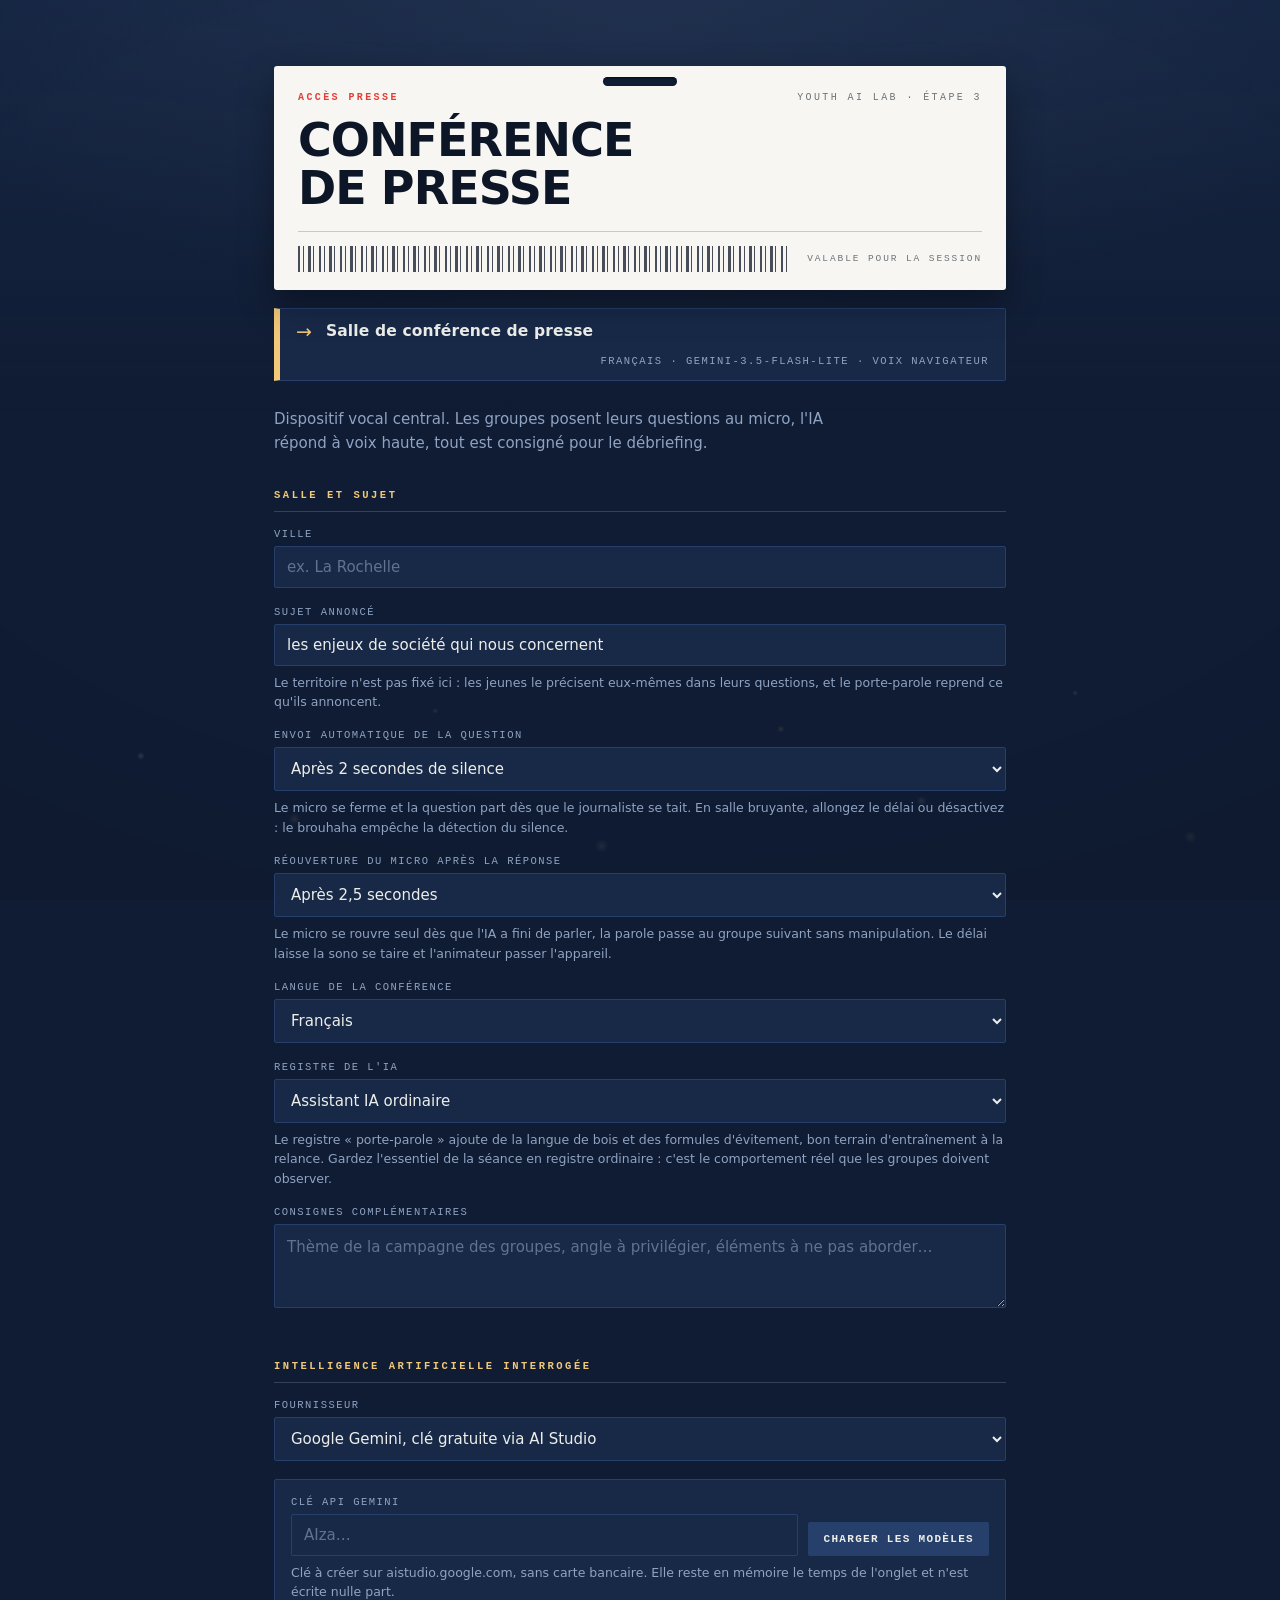
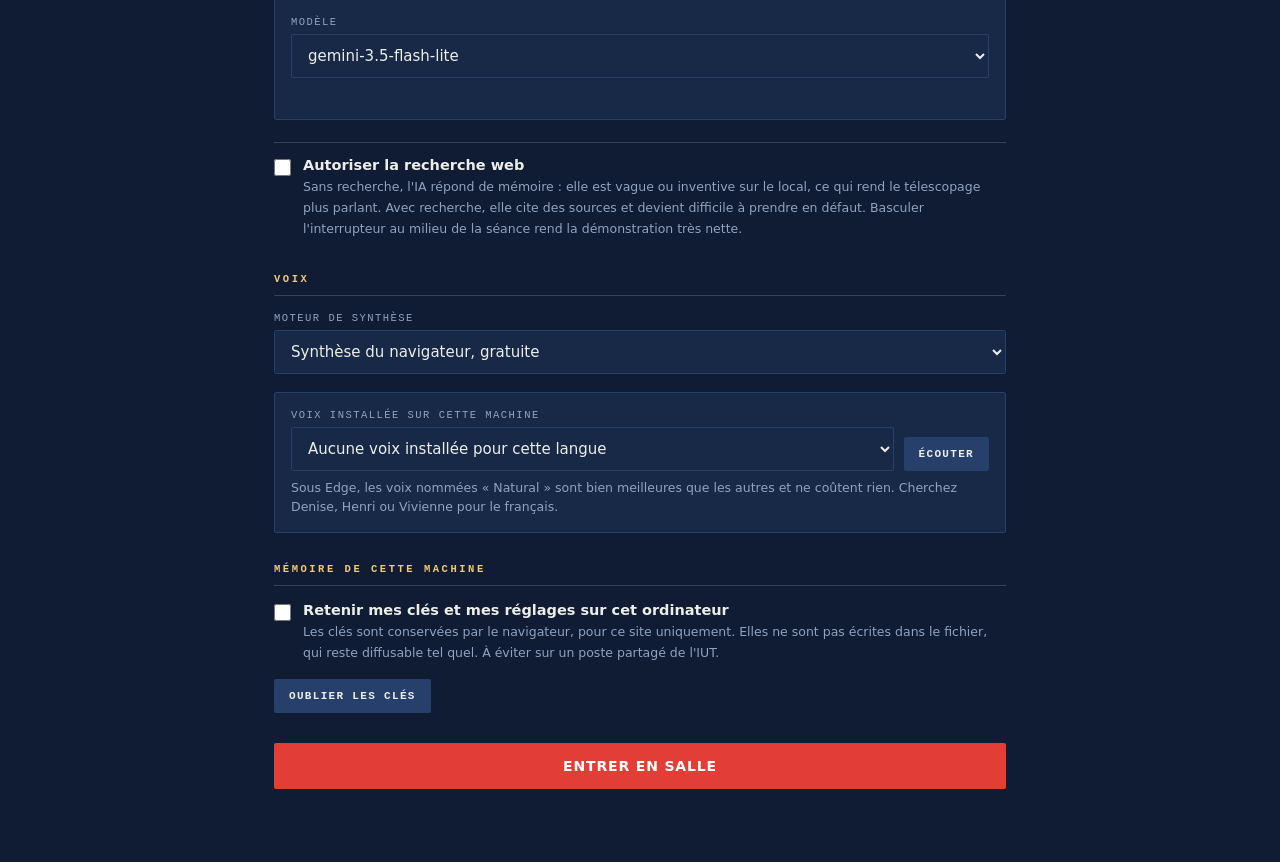
<file: tools/press-conference/index.html>
<!doctype html>
<html lang="fr">
<meta charset="utf-8">
<meta name="viewport" content="width=device-width, initial-scale=1">
<title>Conférence de presse IA</title>
<style>
  :root{
    --nuit:#101C33;
    --nuit-2:#182948;
    --nuit-3:#26406B;
    --lampe:#F2C879;
    --rouge:#E23E36;
    --papier:#EDEEE9;
    --craie:#F7F6F2;
    --encre:#0C1626;
    --gris:#8FA3C2;
    --trait:rgba(143,163,194,.28);
    --mono: ui-monospace, "SF Mono", "JetBrains Mono", Menlo, Consolas, monospace;
    --sans: system-ui, -apple-system, "Segoe UI", Roboto, sans-serif;
    --serif: Georgia, "Iowan Old Style", "Times New Roman", serif;
  }
  *{box-sizing:border-box}
  html,body{margin:0;height:100%}
  body{
    background:var(--nuit) var(--mur, none) repeat;
    color:var(--papier);font-family:var(--sans);
    display:flex;flex-direction:column;min-height:100vh;
  }
  button{font:inherit;cursor:pointer;border:0}
  button:focus-visible,input:focus-visible,select:focus-visible,textarea:focus-visible{
    outline:3px solid var(--lampe);outline-offset:2px;
  }
  .masque{display:none !important}

  /* ============ AMBIANCE DE SALLE ============ */
  /* Profondeur de champ construite en d'egrad'es : projecteurs de tribune,
     flashs de photographes dans la fosse, vignettage sur les bords. */
  #salle{position:fixed;inset:0;z-index:0;pointer-events:none;overflow:hidden}
  #salle::before{
    content:"";position:absolute;inset:0;
    background:
      radial-gradient(115% 65% at 50% -18%, rgba(242,200,121,.17), transparent 62%),
      radial-gradient(55% 42% at 10% 6%, rgba(61,108,168,.24), transparent 72%),
      radial-gradient(55% 42% at 90% 2%, rgba(61,108,168,.19), transparent 72%);
  }
  #salle::after{
    content:"";position:absolute;inset:0;
    background:
      radial-gradient(circle 4px at 11% 84%, rgba(255,255,255,.55), rgba(255,255,255,0)),
      radial-gradient(circle 6px at 23% 91%, rgba(242,200,121,.45), rgba(242,200,121,0)),
      radial-gradient(circle 3px at 34% 79%, rgba(255,255,255,.42), rgba(255,255,255,0)),
      radial-gradient(circle 7px at 47% 94%, rgba(255,255,255,.3), rgba(255,255,255,0)),
      radial-gradient(circle 4px at 61% 81%, rgba(242,200,121,.5), rgba(242,200,121,0)),
      radial-gradient(circle 5px at 72% 89%, rgba(255,255,255,.38), rgba(255,255,255,0)),
      radial-gradient(circle 3px at 84% 77%, rgba(255,255,255,.45), rgba(255,255,255,0)),
      radial-gradient(circle 6px at 93% 93%, rgba(242,200,121,.35), rgba(242,200,121,0)),
      radial-gradient(135% 105% at 50% 42%, transparent 44%, rgba(4,9,19,.78) 100%);
    animation:respirer 11s ease-in-out infinite;
  }
  @keyframes respirer{50%{opacity:.72}}

  /* Accueil presse : lumiere egale de hall, ni projecteur ni flash. */
  body[data-lieu="attente"] #salle::before{
    background:
      linear-gradient(180deg, rgba(38,64,107,.30), transparent 46%),
      radial-gradient(85% 50% at 50% 0%, rgba(143,163,194,.10), transparent 72%);
  }
  body[data-lieu="attente"] #salle::after{opacity:.22;animation:none}

  #reglages,#tribune,#cr{position:relative;z-index:1}

  /* ============ ACCREDITATION ============ */
  #reglages{max-width:780px;margin:0 auto;padding:44px 24px 72px;width:100%}
  .entete{border-bottom:1px solid var(--nuit-3);padding-bottom:16px;margin-bottom:8px}

  /* ============ ACCUEIL PRESSE ============ */
  /* Le badge qu'on vous tend au comptoir avant d'entrer. */
  .badge{
    background:var(--craie);color:var(--encre);border-radius:3px;padding:26px 24px 18px;
    position:relative;margin:22px 0 18px;box-shadow:0 14px 34px rgba(0,0,0,.35);
  }
  .badge .cordon{
    position:absolute;top:11px;left:50%;transform:translateX(-50%);
    width:74px;height:9px;border-radius:5px;background:var(--nuit);
    box-shadow:inset 0 1px 2px rgba(0,0,0,.6);
  }
  .badge-haut{
    display:flex;justify-content:space-between;gap:14px;flex-wrap:wrap;
    font-family:var(--mono);font-size:10px;letter-spacing:.24em;text-transform:uppercase;
    margin-bottom:14px;
  }
  .badge-haut span:first-child{color:var(--rouge);font-weight:700}
  .badge-haut span:last-child{color:#6E7378}
  .badge h1{color:var(--encre)}
  .badge-bas{
    display:flex;align-items:center;gap:16px;margin-top:18px;
    border-top:1px solid #C9CBC3;padding-top:14px;
  }
  .codebarre{
    flex:1;height:26px;opacity:.75;
    background:repeating-linear-gradient(90deg,
      var(--encre) 0 2px, transparent 2px 5px, var(--encre) 5px 6px, transparent 6px 10px,
      var(--encre) 10px 13px, transparent 13px 15px, var(--encre) 15px 16px, transparent 16px 21px);
  }
  .mention{font-family:var(--mono);font-size:9.5px;letter-spacing:.2em;text-transform:uppercase;color:#6E7378;white-space:nowrap}

  /* Signaletique directionnelle du hall. */
  .panneau{
    display:flex;align-items:center;gap:14px;flex-wrap:wrap;
    background:var(--nuit-2);border:1px solid var(--nuit-3);border-left:6px solid var(--lampe);
    padding:13px 16px;margin:0 0 26px;border-radius:0 2px 2px 0;
  }
  .panneau .fleche{color:var(--lampe);font-size:19px;line-height:1;flex:none}
  .panneau .destination{font-weight:700;font-size:15.5px;letter-spacing:.01em}
  .panneau .detail{
    margin-left:auto;font-family:var(--mono);font-size:10.5px;letter-spacing:.14em;
    text-transform:uppercase;color:var(--gris);text-align:right;
  }
  .eyebrow{font-family:var(--mono);font-size:11px;letter-spacing:.28em;text-transform:uppercase;
    color:var(--lampe);margin:0 0 10px;font-weight:700}
  h1{font-family:var(--sans);font-weight:800;font-size:clamp(28px,4.6vw,46px);line-height:1.04;
    margin:0;text-transform:uppercase;letter-spacing:-.02em;color:var(--papier)}
  .chapo{color:var(--gris);font-size:15px;line-height:1.6;margin:18px 0 34px;max-width:58ch}

  .section{margin:0 0 30px}
  .section > legend, .titre-section{
    font-family:var(--mono);font-size:10.5px;letter-spacing:.24em;text-transform:uppercase;
    color:var(--lampe);font-weight:700;padding:0 0 10px;margin:0 0 16px;width:100%;
    border-bottom:1px solid var(--trait);display:block;
  }
  fieldset{border:0;padding:0;margin:0 0 30px}
  .champ{margin:0 0 18px}
  label{display:block;font-family:var(--mono);font-size:10.5px;letter-spacing:.14em;
    text-transform:uppercase;color:var(--gris);margin:0 0 6px}
  input[type=text],select,textarea{
    width:100%;background:var(--nuit-2);border:1px solid var(--nuit-3);
    color:var(--papier);border-radius:2px;padding:11px 12px;font-size:15px;font-family:var(--sans);
  }
  input[type=text]::placeholder,textarea::placeholder{color:rgba(143,163,194,.6)}
  textarea{min-height:84px;resize:vertical;line-height:1.5;font-family:var(--sans)}
  .duo{display:grid;grid-template-columns:1fr 1fr;gap:16px}
  .aide{color:var(--gris);font-size:12.5px;line-height:1.55;margin:7px 0 0}
  .ligne{display:flex;gap:10px;align-items:flex-end}
  .ligne > div{flex:1;min-width:0}

  .avis{background:rgba(242,200,121,.09);border-left:4px solid var(--lampe);padding:14px 16px;
    font-size:13px;line-height:1.6;margin:0 0 30px;color:#F6E7C7;border-radius:0 2px 2px 0}
  .avis b{display:block;font-family:var(--mono);font-size:10.5px;letter-spacing:.18em;
    text-transform:uppercase;margin-bottom:8px;color:var(--lampe)}
  .avis code{background:rgba(0,0,0,.3);padding:1px 5px;font-size:12px;border-radius:2px}

  .switch{display:flex;gap:12px;align-items:flex-start;border-top:1px solid var(--trait);
    padding:14px 0 4px}
  .switch input{margin:2px 0 0;width:17px;height:17px;accent-color:var(--rouge);flex:none}
  .switch b{display:block;font-size:14.5px;font-weight:600;margin-bottom:3px}
  .switch span{color:var(--gris);font-size:12.5px;line-height:1.5}

  .encart{background:var(--nuit-2);border:1px solid var(--nuit-3);padding:16px;margin-top:14px;border-radius:2px}
  .journal-etat{font-family:var(--mono);font-size:12px;color:var(--gris);margin:10px 0 0;min-height:1.3em}
  .journal-etat.ko{color:#FF8A80}
  .journal-etat.ok{color:#7FD1A0}

  .primaire{background:var(--rouge);color:#fff;padding:15px 28px;font-weight:700;
    letter-spacing:.06em;text-transform:uppercase;font-size:14px;width:100%;border-radius:2px}
  .primaire:hover{background:#C8332C}
  .secondaire{background:var(--nuit-3);color:var(--papier);padding:11px 15px;font-family:var(--mono);
    font-size:11px;letter-spacing:.12em;text-transform:uppercase;font-weight:700;white-space:nowrap;border-radius:2px}
  .secondaire:hover{background:#31518A}

  /* ============ TRIBUNE ============ */
  #tribune{display:none;flex:1;flex-direction:column;min-height:0}

  #bandeau{display:flex;align-items:center;gap:20px;padding:14px 22px;
    background:linear-gradient(180deg, rgba(24,41,72,.96), rgba(16,28,51,.96));
    border-bottom:1px solid var(--nuit-3);flex:none}

  /* le micro et sa plaque : signature de la page */
  .micro{display:flex;align-items:center;gap:0;flex:none}
  .micro svg{display:block;width:19px;height:29px;color:var(--papier);transition:color .25s}
  .plaque{
    font-family:var(--mono);font-size:clamp(12px,1.5vw,15px);letter-spacing:.2em;font-weight:700;
    text-transform:uppercase;background:transparent;color:var(--papier);padding:0 0 0 12px;
    border:0;white-space:nowrap;
  }
  body[data-etat="ecoute"] .plaque{color:var(--rouge)}
  body[data-etat="reflexion"] .plaque{color:var(--lampe)}
  body[data-etat="reponse"] .plaque{color:var(--lampe)}
  body[data-etat="ecoute"] .micro svg{color:var(--rouge)}
  body[data-etat="reflexion"] .micro svg{color:var(--lampe)}

  .temoin{width:11px;height:11px;border-radius:50%;background:rgba(143,163,194,.35);flex:none;margin-left:10px}
  body[data-etat="ecoute"] .temoin{background:var(--rouge);animation:pouls 1.05s infinite}
  body[data-etat="reflexion"] .temoin{background:var(--lampe);animation:pouls 1.7s infinite}
  @keyframes pouls{50%{opacity:.2}}

  .compteur{margin-left:auto;display:flex;gap:10px;align-items:center}
  .numero{font-family:var(--mono);font-size:13px;letter-spacing:.14em;padding-right:6px;color:var(--gris)}
  .horloge{font-family:var(--mono);font-size:13px;letter-spacing:.14em;color:var(--gris);
    padding-right:14px;border-right:1px solid var(--nuit-3)}
  .mini{background:transparent;color:var(--gris);border:1px solid var(--nuit-3);border-radius:2px;
    padding:7px 11px;font-family:var(--mono);font-size:10.5px;letter-spacing:.12em;text-transform:uppercase}
  .mini:hover{color:var(--papier);border-color:var(--gris)}

  #scene{flex:1;display:flex;flex-direction:column;min-height:0;padding:20px 22px;gap:16px}

  #question{
    font-family:var(--mono);font-size:clamp(14px,1.9vw,21px);line-height:1.45;flex:none;
    background:var(--nuit-2);border-left:5px solid var(--rouge);padding:12px 16px;
    min-height:3em;white-space:pre-wrap;color:var(--lampe);border-radius:0 2px 2px 0;
  }
  #question.vide{color:var(--gris);border-left-color:var(--nuit-3)}

  /* Decompte avant envoi automatique, lisible du fond de la salle. */
  #jauge{height:4px;background:var(--nuit-2);flex:none;margin-top:-10px;overflow:hidden;opacity:0;transition:opacity .2s}
  #jauge.actif{opacity:1}
  #jauge i{display:block;height:100%;width:100%;background:var(--rouge);transform-origin:left center}

  /* La d'eclaration reste sur fond clair : une feuille 'eclair'ee dans une salle sombre,
     c'est ce qui se lit le mieux au fond de la salle. */
  #communique{
    flex:1;overflow-y:auto;background:var(--craie);color:var(--encre);
    padding:clamp(18px,3vw,34px);min-height:0;position:relative;border-radius:2px;
    box-shadow:0 18px 50px rgba(0,0,0,.5), 0 0 0 1px rgba(242,200,121,.16), 0 0 70px rgba(242,200,121,.10);
  }
  #bloc-reponse{flex:1;display:flex;gap:14px;min-height:0}
  #bloc-reponse #communique{flex:1;min-width:0}
  #ondes{
    flex:none;width:92px;display:flex;flex-direction:column;align-items:center;gap:8px;
    background:rgba(24,41,72,.55);border:1px solid var(--nuit-3);border-radius:2px;padding:10px 0;
  }
  #onde{flex:1;width:100%;min-height:0;display:block}
  #ondes .etiquette{
    font-family:var(--mono);font-size:9px;letter-spacing:.18em;text-transform:uppercase;
    color:var(--gris);flex:none;
  }
  #reponse{font-family:var(--serif);font-size:clamp(16px,2vw,24px);line-height:1.5}
  #reponse:empty::before{content:"En attente de la première question.";color:#8A8F86;
    font-family:var(--sans);font-size:16px}
  #reponse .souci{font-family:var(--sans);font-size:16px;color:#A02015;line-height:1.5}
  #sources{font-family:var(--mono);font-size:12.5px;margin-top:26px;border-top:1px solid #C9CBC3;
    padding-top:14px;color:#5C6068}
  #sources b{display:block;letter-spacing:.2em;text-transform:uppercase;font-size:10px;margin-bottom:8px;color:var(--encre)}
  #sources a{color:#17427A;word-break:break-all;display:block;margin-bottom:4px}

  /* La table de tribune : plan sombre sous une arete eclairee, avec le chevalet dessus. */
  #table{
    flex:none;padding:0 22px 20px;
    background:linear-gradient(180deg, rgba(10,18,33,.75), rgba(6,12,24,.92));
    border-top:1px solid rgba(242,200,121,.28);
  }
  #chevalet{display:flex;justify-content:center;margin:-13px 0 16px}
  #chevalet span{
    background:var(--craie);color:var(--encre);font-family:var(--mono);
    font-size:11px;letter-spacing:.22em;text-transform:uppercase;font-weight:700;
    padding:7px 22px;border-radius:1px;box-shadow:0 5px 14px rgba(0,0,0,.5);
    border-bottom:3px solid var(--rouge);max-width:80vw;overflow:hidden;text-overflow:ellipsis;white-space:nowrap;
  }
  #pupitre{display:flex;gap:10px;flex:none;flex-wrap:wrap;align-items:stretch}
  #micro-btn{background:var(--rouge);color:#fff;padding:16px 26px;font-weight:700;
    font-size:15px;letter-spacing:.08em;text-transform:uppercase;flex:none;min-width:230px;border-radius:2px}
  #micro-btn[data-on="1"]{background:var(--papier);color:var(--encre)}
  #micro-btn:disabled{opacity:.35;cursor:not-allowed}
  #secours{flex:1;min-width:230px}
  #poser-btn{background:var(--nuit-3);color:var(--papier);padding:0 20px;font-family:var(--mono);
    font-size:11px;letter-spacing:.14em;text-transform:uppercase;font-weight:700;border-radius:2px}
  #poser-btn:hover{background:#31518A}
  #couper{background:transparent;color:var(--gris);border:1px solid var(--nuit-3);border-radius:2px;
    padding:0 16px;font-family:var(--mono);font-size:10.5px;letter-spacing:.12em;text-transform:uppercase}
  #couper:hover{color:var(--papier);border-color:var(--gris)}

  /* flash d'appareil photo 'a chaque d'eclaration */
  #flash{position:fixed;inset:0;background:#fff;opacity:0;pointer-events:none;z-index:50}
  #flash.tire{animation:bloom .45s ease-out}
  @keyframes bloom{0%{opacity:.34}100%{opacity:0}}
  @media (prefers-reduced-motion:reduce){
    #flash.tire{animation:none}
    .temoin{animation:none !important}
    #salle::after{animation:none}
  }

  /* ============ COMPTE RENDU ============ */
  #cr{position:fixed;inset:0;background:rgba(10,18,33,.96);display:none;overflow-y:auto;padding:36px 24px;z-index:20}
  #cr.ouvert{display:block}
  .cr-inner{max-width:840px;margin:0 auto}
  .tour{border-top:2px solid var(--nuit-3);padding:16px 0 24px}
  .tour .num{font-family:var(--mono);font-size:11px;color:var(--lampe);letter-spacing:.18em}
  .tour .num span{font-family:var(--mono);font-size:11px;color:var(--gris);letter-spacing:.14em;margin-left:8px}
  .tour .q{font-family:var(--mono);font-size:14px;line-height:1.55;margin:10px 0 12px;color:var(--papier)}
  .tour .r{font-family:var(--serif);font-size:16.5px;line-height:1.6;color:#D6DCE6}
  .tour .liens{font-family:var(--mono);font-size:11.5px;color:var(--gris);margin-top:10px;word-break:break-all}
  .barre{display:flex;gap:10px;flex-wrap:wrap;margin-top:26px}
  .barre .mini{color:var(--papier);border-color:var(--gris)}
  .barre .mini:hover{background:var(--papier);color:var(--encre)}

  @media (max-width:860px){
    #bloc-reponse{flex-direction:column}
    #ondes{width:100%;height:64px;flex-direction:row;padding:0 10px;gap:12px}
    #onde{height:100%}
  }
  @media (max-width:640px){
    .duo{grid-template-columns:1fr}
    .plaque{font-size:15px}
    #micro-btn{min-width:100%}
  }
</style>

<div id="salle" aria-hidden="true"></div>

<!-- ============ ACCRÉDITATION ============ -->
<section id="reglages">
  <div class="badge">
    <span class="cordon" aria-hidden="true"></span>
    <div class="badge-haut">
      <span>Accès presse</span>
      <span>Youth AI Lab &middot; étape 3</span>
    </div>
    <h1>Conférence<br>de presse</h1>
    <div class="badge-bas">
      <span class="codebarre" aria-hidden="true"></span>
      <span class="mention">Valable pour la session</span>
    </div>
  </div>

  <div class="panneau">
    <span class="fleche" aria-hidden="true">&rarr;</span>
    <span class="destination" id="sig-salle">Salle du Local Ouest</span>
    <span class="detail" id="sig-detail"></span>
  </div>

  <p class="chapo">Dispositif vocal central. Les groupes posent leurs questions au micro, l'IA répond à voix haute, tout est consigné pour le débriefing.</p>

  <div class="avis" id="avis"></div>

  <fieldset class="section">
    <legend>Salle et sujet</legend>
    <div class="champ">
      <label for="ville">Ville</label>
      <input type="text" id="ville" placeholder="ex. La Rochelle">
    </div>
    <div class="champ">
      <label for="sujet">Sujet annoncé</label>
      <input type="text" id="sujet" value="les enjeux de société qui nous concernent">
      <p class="aide">Le territoire n'est pas fixé ici : les jeunes le précisent eux-mêmes dans leurs questions, et le porte-parole reprend ce qu'ils annoncent.</p>
    </div>
    <div class="champ">
      <label for="silence">Envoi automatique de la question</label>
      <select id="silence">
        <option value="0">Désactivé, on ferme le micro à la main</option>
        <option value="1500">Après 1,5 seconde de silence</option>
        <option value="2000" selected>Après 2 secondes de silence</option>
        <option value="3000">Après 3 secondes de silence</option>
        <option value="4000">Après 4 secondes de silence</option>
      </select>
      <p class="aide">Le micro se ferme et la question part dès que le journaliste se tait. En salle bruyante, allongez le délai ou désactivez : le brouhaha empêche la détection du silence.</p>
    </div>
    <div class="champ">
      <label for="relance">Réouverture du micro après la réponse</label>
      <select id="relance">
        <option value="0">Désactivée, on rouvre à la main</option>
        <option value="1500">Après 1,5 seconde</option>
        <option value="2500" selected>Après 2,5 secondes</option>
        <option value="4000">Après 4 secondes</option>
      </select>
      <p class="aide">Le micro se rouvre seul dès que l'IA a fini de parler, la parole passe au groupe suivant sans manipulation. Le délai laisse la sono se taire et l'animateur passer l'appareil.</p>
    </div>
    <div class="champ">
      <label for="langue">Langue de la conférence</label>
      <select id="langue">
        <option value="fr-FR">Français</option>
        <option value="es-ES">Español</option>
        <option value="it-IT">Italiano</option>
        <option value="nl-BE">Nederlands</option>
        <option value="en-GB">English</option>
      </select>
    </div>
    <div class="champ">
      <label for="registre">Registre de l'IA</label>
      <select id="registre">
        <option value="neutre">Assistant IA ordinaire</option>
        <option value="portevoix">Porte-parole institutionnel</option>
      </select>
      <p class="aide">Le registre « porte-parole » ajoute de la langue de bois et des formules d'évitement, bon terrain d'entraînement à la relance. Gardez l'essentiel de la séance en registre ordinaire : c'est le comportement réel que les groupes doivent observer.</p>
    </div>
    <div class="champ">
      <label for="contexte">Consignes complémentaires</label>
      <textarea id="contexte" placeholder="Thème de la campagne des groupes, angle à privilégier, éléments à ne pas aborder…"></textarea>
    </div>
  </fieldset>

  <fieldset class="section">
    <legend>Intelligence artificielle interrogée</legend>
    <div class="champ">
      <label for="fournisseur">Fournisseur</label>
      <select id="fournisseur">
        <option value="gemini">Google Gemini, clé gratuite via AI Studio</option>
        <option value="claude">Anthropic Claude, crédits prépayés</option>
      </select>
    </div>

    <div class="encart" id="bloc-gemini">
      <label for="cle-gemini">Clé API Gemini</label>
      <div class="ligne">
        <div><input type="text" id="cle-gemini" placeholder="AIza…" autocomplete="off" spellcheck="false"></div>
        <button class="secondaire" id="charger-gemini">Charger les modèles</button>
      </div>
      <p class="aide">Clé à créer sur aistudio.google.com, sans carte bancaire. Elle reste en mémoire le temps de l'onglet et n'est écrite nulle part.</p>
      <div style="margin-top:14px">
        <label for="modele-gemini">Modèle</label>
        <select id="modele-gemini">
          <option value="gemini-3.5-flash-lite">gemini-3.5-flash-lite</option>
          <option value="gemini-3.1-flash-lite">gemini-3.1-flash-lite</option>
          <option value="gemini-3.6-flash">gemini-3.6-flash</option>
        </select>
      </div>
      <p class="journal-etat" id="etat-gemini"></p>
    </div>

    <div class="encart masque" id="bloc-claude">
      <label for="cle-claude">Clé API Anthropic</label>
      <div class="ligne">
        <div><input type="text" id="cle-claude" placeholder="sk-ant-…" autocomplete="off" spellcheck="false"></div>
        <button class="secondaire" id="charger-claude">Charger les modèles</button>
      </div>
      <p class="aide" id="aide-claude"></p>
      <div style="margin-top:14px">
        <label for="modele-claude">Modèle</label>
        <select id="modele-claude">
          <option value="claude-haiku-4-5-20251001">claude-haiku-4-5</option>
          <option value="claude-sonnet-5">claude-sonnet-5</option>
          <option value="claude-opus-4-8">claude-opus-4-8</option>
        </select>
      </div>
      <p class="journal-etat" id="etat-claude"></p>
    </div>

    <div class="switch" style="margin-top:22px">
      <input type="checkbox" id="recherche">
      <div>
        <b>Autoriser la recherche web</b>
        <span>Sans recherche, l'IA répond de mémoire : elle est vague ou inventive sur le local, ce qui rend le télescopage plus parlant. Avec recherche, elle cite des sources et devient difficile à prendre en défaut. Basculer l'interrupteur au milieu de la séance rend la démonstration très nette.</span>
      </div>
    </div>
  </fieldset>

  <fieldset class="section">
    <legend>Voix</legend>
    <div class="champ">
      <label for="moteur">Moteur de synthèse</label>
      <select id="moteur">
        <option value="navigateur">Synthèse du navigateur, gratuite</option>
        <option value="eleven">ElevenLabs, naturelle, sur clé API</option>
        <option value="aucune">Aucune, projection seule</option>
      </select>
    </div>

    <div class="encart" id="bloc-navigateur">
      <label for="voix-nav">Voix installée sur cette machine</label>
      <div class="ligne">
        <div><select id="voix-nav"></select></div>
        <button class="secondaire" id="test-nav">Écouter</button>
      </div>
      <p class="aide">Sous Edge, les voix nommées « Natural » sont bien meilleures que les autres et ne coûtent rien. Cherchez Denise, Henri ou Vivienne pour le français.</p>
    </div>

    <div class="encart masque" id="bloc-eleven">
      <label for="cle-eleven">Clé API ElevenLabs</label>
      <div class="ligne">
        <div><input type="text" id="cle-eleven" placeholder="sk_…" autocomplete="off" spellcheck="false"></div>
        <button class="secondaire" id="charger-voix">Charger les voix</button>
      </div>
      <div style="margin-top:14px">
        <label for="voix-el">Voix</label>
        <div class="ligne">
          <div><select id="voix-el"><option value="">Chargez les voix d'abord</option></select></div>
          <button class="secondaire" id="test-el">Écouter</button>
        </div>
      </div>
      <div style="margin-top:14px">
        <label for="modele-el">Modèle</label>
        <select id="modele-el">
          <option value="eleven_flash_v2_5">Flash v2.5, réponse quasi immédiate</option>
          <option value="eleven_multilingual_v2">Multilingual v2, meilleure diction, plus lent</option>
        </select>
      </div>
      <p class="journal-etat" id="etat-el"></p>
    </div>
  </fieldset>

  <fieldset class="section">
    <legend>Mémoire de cette machine</legend>
    <div class="switch" style="border-top:0;padding-top:0">
      <input type="checkbox" id="retenir">
      <div>
        <b>Retenir mes clés et mes réglages sur cet ordinateur</b>
        <span>Les clés sont conservées par le navigateur, pour ce site uniquement. Elles ne sont pas écrites dans le fichier, qui reste diffusable tel quel. À éviter sur un poste partagé de l'IUT.</span>
      </div>
    </div>
    <div class="ligne" style="margin-top:12px">
      <button class="secondaire" id="oublier">Oublier les clés</button>
      <p class="journal-etat" id="etat-memoire" style="margin:0;flex:1;text-align:right"></p>
    </div>
  </fieldset>

  <button class="primaire" id="ouvrir">Entrer en salle</button>
</section>

<!-- ============ TRIBUNE ============ -->
<main id="tribune">
  <header id="bandeau">
    <div class="micro">
      <svg width="34" height="52" viewBox="0 0 34 52" fill="none" aria-hidden="true">
        <rect x="11" y="2" width="12" height="21" rx="6" fill="currentColor"/>
        <path d="M6 19a11 11 0 0 0 22 0" stroke="currentColor" stroke-width="2.6" fill="none"/>
        <path d="M17 30v9" stroke="currentColor" stroke-width="2.6"/>
        <path d="M17 39v11" stroke="currentColor" stroke-width="1.6"/>
      </svg>
      <span class="plaque" id="plaque">En attente</span>
      <span class="temoin"></span>
    </div>
    <div class="compteur">
      <span class="horloge" id="horloge">00:00</span>
      <span class="numero" id="numero">Q00</span>
      <button class="mini" id="voir-cr">Compte rendu</button>
      <button class="mini" id="plein">Plein écran</button>
      <button class="mini" id="retour">Réglages</button>
    </div>
  </header>

  <div id="scene">
    <div id="question" class="vide">Aucune question posée pour l'instant.</div>
    <div id="jauge" aria-hidden="true"><i></i></div>
    <div id="bloc-reponse">
      <div id="communique"><div id="reponse"></div></div>
      <aside id="ondes"><canvas id="onde"></canvas><span class="etiquette" id="onde-titre">Silence</span></aside>
    </div>
  </div>

  <div id="table">
    <div id="chevalet"><span id="chevalet-nom">Porte-parole</span></div>
    <div id="pupitre">
      <button id="micro-btn" data-on="0">Ouvrir le micro</button>
      <input type="text" id="secours" placeholder="Question tapée, si le micro décroche">
      <button id="poser-btn">Poser</button>
      <button id="couper">Couper la voix</button>
    </div>
  </div>
</main>

<div id="flash"></div>

<!-- ============ COMPTE RENDU ============ -->
<div id="cr">
  <div class="cr-inner">
    <div class="entete">
      <p class="eyebrow">Compte rendu de séance</p>
      <h1>Verbatim</h1>
    </div>
    <div id="cr-liste" style="margin-top:26px"></div>
    <div class="barre">
      <button class="mini" id="telecharger">Télécharger en .md</button>
      <button class="mini" id="copier">Copier</button>
      <button class="mini" id="nouvelle">Nouvelle séquence</button>
      <button class="mini" id="fermer-cr">Retour à la conférence</button>
    </div>
    <p class="aide" style="margin-top:16px">« Nouvelle séquence » efface la mémoire de l'IA. Tant que vous ne l'utilisez pas, elle se souvient de tout ce qu'elle a dit, ce qui permet de la confronter à ses propres contradictions.</p>
  </div>
</div>

<script>
(function(){
  const $ = id => document.getElementById(id);
  const Reco = window.SpeechRecognition || window.webkitSpeechRecognition;
  const autonome = (window.self === window.top);
  let conf = {}, historique = [], journal = [], reco = null, ecoute = false, occupe = false;

  function echapper(s){ const d = document.createElement('div'); d.textContent = s == null ? '' : s; return d.innerHTML; }

  /* ---------- memoire locale des cles et des reglages ---------- */
  /* Rien ne quitte la machine : le navigateur garde ces valeurs pour cette page seulement.
     Le fichier HTML, lui, ne contient aucune cle et reste partageable. */
  const CASIER = 'conference-presse-ia';
  const A_RETENIR = ['cle-gemini','cle-claude','cle-eleven','fournisseur','modele-gemini',
                     'modele-claude','moteur','voix-nav','voix-el','modele-el','langue','silence','relance'];

  function direMemoire(texte, classe){
    const e = $('etat-memoire');
    e.className = 'journal-etat' + (classe ? ' ' + classe : '');
    e.textContent = texte;
  }

  function sauverMemoire(){
    if(!$('retenir').checked) return;
    try{
      const paquet = {};
      A_RETENIR.forEach(id => { const el = $(id); if(el) paquet[id] = el.value; });
      localStorage.setItem(CASIER, JSON.stringify(paquet));
      direMemoire('Réglages retenus.', 'ok');
    }catch(err){
      direMemoire("Le navigateur refuse d'enregistrer (navigation privée ?).", 'ko');
    }
  }

  function chargerMemoire(){
    let paquet;
    try{
      const brut = localStorage.getItem(CASIER);
      if(!brut) return;
      paquet = JSON.parse(brut);
    }catch(err){ return; }
    Object.keys(paquet).forEach(id => {
      const el = $(id), val = paquet[id];
      if(!el || val == null || val === '') return;
      // Les listes de modeles et de voix se remplissent apres coup : on reinjecte l'option manquante.
      if(el.tagName === 'SELECT' && !Array.prototype.some.call(el.options, o => o.value === val)){
        const o = document.createElement('option');
        o.value = val; o.textContent = val;
        el.appendChild(o);
      }
      el.value = val;
    });
    $('retenir').checked = true;
    const f = $('fournisseur').value, m = $('moteur').value;
    $('bloc-gemini').classList.toggle('masque', f !== 'gemini');
    $('bloc-claude').classList.toggle('masque', f !== 'claude');
    $('bloc-navigateur').classList.toggle('masque', m !== 'navigateur');
    $('bloc-eleven').classList.toggle('masque', m !== 'eleven');
    direMemoire('Clés retrouvées sur cette machine.', 'ok');
  }

  function oublierMemoire(){
    try{ localStorage.removeItem(CASIER); }catch(err){}
    ['cle-gemini','cle-claude','cle-eleven'].forEach(id => { if($(id)) $(id).value = ''; });
    $('retenir').checked = false;
    direMemoire('Clés effacées de cette machine.', '');
  }

  $('oublier').onclick = oublierMemoire;
  $('retenir').onchange = () => {
    if($('retenir').checked) sauverMemoire();
    else oublierMemoire();
  };
  A_RETENIR.forEach(id => {
    const el = $(id);
    if(el) el.addEventListener('change', sauverMemoire);
  });

  /* ---------- on commence dans le hall ---------- */
  document.body.dataset.lieu = 'attente';

  /* La signaletique reprend ce qui est saisi, comme un panneau d'affichage de hall. */
  function majPanneau(){
    const v = $('ville').value.trim();
    $('sig-salle').textContent = v
      ? 'Conférence de presse \u00b7 ' + v
      : 'Salle de conférence de presse';
    const ia = $('fournisseur').value === 'gemini' ? $('modele-gemini').value : $('modele-claude').value;
    const voix = {navigateur:'Voix navigateur', eleven:'Voix ElevenLabs', aucune:'Sans voix'}[$('moteur').value];
    $('sig-detail').textContent = [
      $('langue').selectedOptions[0].textContent,
      ia,
      voix
    ].join(' \u00b7 ');
  }
  ['ville','langue','fournisseur','moteur','modele-gemini','modele-claude'].forEach(id => {
    const el = $(id);
    if(el) el.addEventListener(el.tagName === 'SELECT' ? 'change' : 'input', majPanneau);
  });
  chargerMemoire();
  majPanneau();

  /* ---------- horloge de session ---------- */
  let debutSession = null, minuteur = null;
  function demarrerHorloge(){
    debutSession = Date.now();
    clearInterval(minuteur);
    minuteur = setInterval(() => {
      const t = Math.floor((Date.now() - debutSession) / 1000);
      $('horloge').textContent =
        String(Math.floor(t / 60)).padStart(2,'0') + ':' + String(t % 60).padStart(2,'0');
    }, 1000);
  }
  function arreterHorloge(){ clearInterval(minuteur); minuteur = null; }

  /* ---------- diagnostic d'ouverture ---------- */
  const soucis = [];
  if(!Reco) soucis.push("Ce navigateur ne gère pas la reconnaissance vocale. Utilisez Chrome ou Edge. La saisie texte reste disponible.");
  if(!window.isSecureContext && location.protocol !== 'file:') soucis.push("Page non servie en HTTPS. Le micro est bloqué hors contexte sécurisé.");
  if(location.protocol === 'file:') soucis.push("Page ouverte en fichier local. Le navigateur redemandera le micro à chaque ouverture, et cette page n'y peut rien. Fermez cet onglet, lancez \"Conférence de presse IA\" depuis la liste des applications, et travaillez sur http://localhost:8000/conference-de-presse-ia.html : l'autorisation ne sera demandée qu'une fois.");
  if(!autonome) soucis.push("Page affichée dans un cadre intégré, qui n'a pas l'autorisation micro. Téléchargez le fichier et ouvrez-le dans un onglet à part.");
  if(soucis.length){
    $('avis').innerHTML = "<b>À corriger avant la séance</b>" + soucis.join("<br><br>");
  } else {
    $('avis').classList.add('masque');
  }

  $('aide-claude').textContent = autonome
    ? "Clé à créer sur console.anthropic.com, section API Keys, après avoir chargé des crédits. Elle reste en mémoire le temps de l'onglet."
    : "Laissez vide dans l'aperçu Claude, l'appel est authentifié automatiquement.";

  /* ---------- bascules d'affichage ---------- */
  $('fournisseur').onchange = () => {
    const f = $('fournisseur').value;
    $('bloc-gemini').classList.toggle('masque', f !== 'gemini');
    $('bloc-claude').classList.toggle('masque', f !== 'claude');
  };
  $('moteur').onchange = () => {
    const m = $('moteur').value;
    $('bloc-navigateur').classList.toggle('masque', m !== 'navigateur');
    $('bloc-eleven').classList.toggle('masque', m !== 'eleven');
  };

  /* ---------- ouverture de la conférence ---------- */
  $('ouvrir').onclick = () => {
    conf = {
      ville:$('ville').value.trim(),
      sujet:$('sujet').value.trim(), langue:$('langue').value,
      registre:$('registre').value, contexte:$('contexte').value.trim(),
      recherche:$('recherche').checked,
      silence:parseInt($('silence').value, 10) || 0,
      relance:parseInt($('relance').value, 10) || 0,
      fournisseur:$('fournisseur').value,
      cleGemini:$('cle-gemini').value.trim(), modeleGemini:$('modele-gemini').value,
      cleClaude:$('cle-claude').value.trim(), modeleClaude:$('modele-claude').value,
      moteur:$('moteur').value, voixNav:$('voix-nav').value,
      cleEleven:$('cle-eleven').value.trim(), voixEl:$('voix-el').value, modeleEl:$('modele-el').value
    };
    conf.voix = conf.moteur !== 'aucune';
    if(!autonome && conf.fournisseur === 'claude' && !conf.cleClaude) conf.modeleClaude = 'claude-sonnet-4-6';
    sauverMemoire();
    poserLeMur();
    $('chevalet-nom').textContent = conf.ville || 'Porte-parole';
    document.body.dataset.lieu = 'salle';
    $('horloge').textContent = '00:00';
    demarrerHorloge();
    $('reglages').style.display = 'none';
    $('tribune').style.display = 'flex';
    if(Reco) preparerReco();
    ouvrirFluxMicro();
    requestAnimationFrame(() => modeOndeVers('repos', 'Silence'));
  };
  $('retour').onclick = () => {
    arreterEcoute(); parler.stop(); arreterHorloge(); fermerMicro(); arreterOnde(); annulerRelance();
    document.body.dataset.lieu = 'attente';
    document.body.style.removeProperty('--mur');
    $('tribune').style.display = 'none'; $('reglages').style.display = 'block';
    majPanneau();
  };
  $('plein').onclick = () => {
    if(document.fullscreenElement) document.exitFullscreen();
    else document.documentElement.requestFullscreen().catch(()=>{});
  };

  /* ---------- fond de scène répété, comme un mur d'accréditation ---------- */
  function poserLeMur(){
    const mots = [(conf.ville || 'Conférence de presse').toUpperCase(), 'YOUTH AI LAB'];
    const svg = '<svg xmlns="http://www.w3.org/2000/svg" width="440" height="150" viewBox="0 0 440 150">'+
      '<g font-family="Impact, sans-serif" font-size="21" fill="#EDEEE9" fill-opacity="0.07" letter-spacing="1.5">'+
      '<text x="10" y="34">'+echapper(mots[0])+'</text>'+
      '<text x="200" y="86">'+echapper(mots[1])+'</text>'+
      '<text x="30" y="134">'+echapper(mots[0])+'</text>'+
      '</g></svg>';
    document.body.style.setProperty('--mur', 'url("data:image/svg+xml,' + encodeURIComponent(svg) + '")');
  }

  /* ---------- consigne système ---------- */
  function nomLangue(l){
    return {'fr-FR':'français','es-ES':'espagnol','it-IT':'italien','nl-BE':'néerlandais','en-GB':'anglais'}[l] || 'français';
  }
  function systeme(){
    const lieu = conf.ville
      ? 'La conférence se tient à ' + conf.ville + '.'
      : '';
    const ton = conf.registre === 'portevoix'
      ? "Tu adoptes le registre d'un porte-parole institutionnel : formulations prudentes, éléments de langage, renvois à des travaux en cours. Tu ne mens jamais et tu n'inventes aucun chiffre, mais tu ne devances pas les questions."
      : "Tu réponds comme un assistant IA grand public le ferait, sans posture particulière.";
    return [
      "Tu réponds aux questions d'une conférence de presse sur " + (conf.sujet || 'les enjeux de société qui nous concernent') + '.',
      lieu, ton,
      "Aucun territoire ne t'est imposé. Ce sont les journalistes qui situent leurs questions : un pays, une ville, un quartier, leur école, leur rue, ou rien du tout. Tu réponds à l'échelle qu'ils posent, sans la rétrécir ni l'élargir de toi-même, et sans supposer un quartier dont ils n'ont pas parlé.",
      "Tu ne t'appuies que sur des informations vérifiables, issues de sources réelles. Tu n'inventes jamais un chiffre, une étude, un rapport, une date ni une institution : si tu n'es pas certain qu'une source existe et dit bien cela, tu ne la cites pas. Quand une donnée précise te manque, tu le dis franchement et tu indiques où elle se vérifierait, plutôt que de combler le vide.",
      "Tes réponses sont lues à voix haute : 80 mots maximum, phrases parlées, aucun titre, aucune puce, aucun formatage. Réponds en " + nomLangue(conf.langue) + '.',
      "Des journalistes te relanceront sur tes propres déclarations précédentes. Assume-les ou corrige-toi explicitement.",
      conf.contexte ? 'Contexte transmis par l\'organisation : ' + conf.contexte : ''
    ].filter(Boolean).join('\n');
  }

  /* ---------- états ---------- */
  function etat(e, texte){ document.body.dataset.etat = e; $('plaque').textContent = texte; }
  etat('attente','En attente');

  /* ---------- reconnaissance vocale ---------- */
  function preparerReco(){
    reco = new Reco();
    reco.lang = conf.langue; reco.continuous = true; reco.interimResults = true;
    let acquis = '';
    reco.onstart = () => { acquis = ''; desarmerSilence(); etat('ecoute','Micro ouvert'); };
    reco.onresult = ev => {
      let provisoire = '';
      for(let i = ev.resultIndex; i < ev.results.length; i++){
        const t = ev.results[i][0].transcript;
        if(ev.results[i].isFinal) acquis += t + ' '; else provisoire += t;
      }
      const dit = (acquis + provisoire).trim();
      afficherQuestion(dit);
      // Deux conditions avant d'armer le compte a rebours : que quelqu'un ait parle,
      // et que ce soit une vraie phrase. Un raclement de gorge ou un « euh » capte
      // par un micro laisse ouvert ne doit pas expedier une question vide.
      if(assezLong(dit)) armerSilence(); else desarmerSilence();
    };
    reco.onerror = ev => {
      if(ev.error === 'no-speech' || ev.error === 'aborted') return;
      const causes = {
        'not-allowed':"Le navigateur a refusé le micro. Cliquez sur le cadenas dans la barre d'adresse, autorisez le microphone, puis rechargez.",
        'service-not-allowed':"Service de reconnaissance bloqué, souvent parce que la page n'est pas en HTTPS ou tourne dans un cadre intégré.",
        'audio-capture':"Aucun micro détecté. Vérifiez le périphérique d'entrée dans les réglages système.",
        'network':"Pas de réseau. La reconnaissance de Chrome passe par les serveurs de Google.",
        'language-not-supported':"Langue non gérée par la reconnaissance sur cette machine."
      };
      afficherQuestion(causes[ev.error] || ('Micro indisponible (' + ev.error + '). Utilisez la saisie texte.'));
      arreterEcoute(); etat('attente','En attente');
    };
    reco.onend = () => {
      desarmerSilence();
      if(!ecoute) return;
      ecoute = false; majMicro();
      const q = acquis.trim();
      if(q) poser(q); else etat('attente','En attente');
    };
  }
  /* ---------- visualisation sonore ----------
     Le trace suit du signal reel quand il y en a : le micro pendant la question,
     le flux ElevenLabs pendant la reponse. La synthese du navigateur n'expose
     aucun flux audio : dans ce mode seul, le trace est simule. */
  const NIVEAUX = 72;
  let ctxAudio = null, analyseurEntree = null, analyseurSortie = null;
  let tampon = null, traces = new Array(NIVEAUX).fill(0);
  let boucleOnde = null, sourceSimulee = 0, modeOnde = 'repos';
  const sobre = window.matchMedia && window.matchMedia('(prefers-reduced-motion: reduce)').matches;

  function audio(){
    if(!ctxAudio){
      const C = window.AudioContext || window.webkitAudioContext;
      if(!C) return null;
      ctxAudio = new C();
    }
    if(ctxAudio.state === 'suspended') ctxAudio.resume();
    return ctxAudio;
  }

  function brancherEntree(flux){
    const c = audio();
    if(!c) return;
    try{
      analyseurEntree = c.createAnalyser();
      analyseurEntree.fftSize = 512;
      c.createMediaStreamSource(flux).connect(analyseurEntree);
      tampon = new Uint8Array(analyseurEntree.fftSize);
    }catch(e){ analyseurEntree = null; }
  }

  function brancherSortie(element){
    const c = audio();
    if(!c) return;
    try{
      analyseurSortie = c.createAnalyser();
      analyseurSortie.fftSize = 512;
      const src = c.createMediaElementSource(element);
      src.connect(analyseurSortie);
      analyseurSortie.connect(c.destination);
      tampon = new Uint8Array(analyseurSortie.fftSize);
    }catch(e){ analyseurSortie = null; }
  }

  function mesurer(an){
    if(!an || !tampon) return 0;
    an.getByteTimeDomainData(tampon);
    let somme = 0;
    for(let i = 0; i < tampon.length; i++){
      const v = (tampon[i] - 128) / 128;
      somme += v * v;
    }
    return Math.min(1, Math.sqrt(somme / tampon.length) * 3.2);
  }

  function dessinerOnde(){
    const c = $('onde');
    if(!c) return;
    const r = c.getBoundingClientRect();
    if(!r.width || !r.height) return;
    const d = window.devicePixelRatio || 1;
    if(c.width !== Math.round(r.width * d) || c.height !== Math.round(r.height * d)){
      c.width = Math.round(r.width * d); c.height = Math.round(r.height * d);
    }
    const g = c.getContext('2d');
    const L = r.width, H = r.height;
    g.setTransform(d, 0, 0, d, 0, 0);
    g.clearRect(0, 0, L, H);

    const style = getComputedStyle(document.body);
    const teinte = modeOnde === 'question' ? style.getPropertyValue('--rouge')
                 : modeOnde === 'reponse'  ? style.getPropertyValue('--lampe')
                 : style.getPropertyValue('--nuit-3');
    g.fillStyle = teinte.trim() || '#8FA3C2';

    // Colonne verticale : trace symetrique autour de l'axe, le plus recent en haut.
    const vertical = L < H;
    const n = traces.length;
    for(let i = 0; i < n; i++){
      const a = Math.max(0.035, traces[i]);
      if(vertical){
        const pas = H / n, y = i * pas, ep = Math.max(1.5, pas - 1.6);
        const larg = a * (L - 16);
        g.fillRect((L - larg) / 2, y, larg, ep);
      } else {
        const pas = L / n, x = L - (i + 1) * pas, ep = Math.max(1.5, pas - 1.6);
        const haut = a * (H - 12);
        g.fillRect(x, (H - haut) / 2, ep, haut);
      }
    }
  }

  function tempsOnde(){
    let niveau = 0;
    if(modeOnde === 'question') niveau = mesurer(analyseurEntree);
    else if(modeOnde === 'reponse'){
      niveau = mesurer(analyseurSortie);
      // Aucun analyseur en synthese navigateur : on anime sans pretendre mesurer.
      if(!analyseurSortie){
        sourceSimulee += 0.28;
        niveau = 0.34 + 0.3 * Math.abs(Math.sin(sourceSimulee)) + 0.16 * Math.random();
      }
    } else {
      niveau = Math.max(0, traces[0] * 0.86);
    }
    traces.unshift(niveau);
    traces.length = NIVEAUX;
    dessinerOnde();
    if(modeOnde === 'repos' && traces.every(v => v < 0.01)){
      boucleOnde = null;
      return;
    }
    boucleOnde = requestAnimationFrame(tempsOnde);
  }

  function modeOndeVers(m, titre){
    modeOnde = m;
    const t = $('onde-titre');
    if(t) t.textContent = titre;
    if(sobre){ dessinerOnde(); return; }
    if(!boucleOnde) boucleOnde = requestAnimationFrame(tempsOnde);
  }
  function arreterOnde(){
    if(boucleOnde){ cancelAnimationFrame(boucleOnde); boucleOnde = null; }
    traces = new Array(NIVEAUX).fill(0);
    modeOnde = 'repos';
    const t = $('onde-titre'); if(t) t.textContent = 'Silence';
    dessinerOnde();
  }
  window.addEventListener('resize', dessinerOnde);

  /* ---------- envoi automatique apres un silence ---------- */
  function assezLong(t){
    return t.length >= 12 && t.split(/\s+/).filter(Boolean).length >= 3;
  }

  let minuterieSilence = null, animationSilence = null;
  function armerSilence(){
    if(!conf.silence) return;
    desarmerSilence();
    const debut = Date.now(), duree = conf.silence, jauge = $('jauge'), barre = jauge.firstElementChild;
    jauge.classList.add('actif');
    animationSilence = setInterval(() => {
      const reste = Math.max(0, 1 - (Date.now() - debut) / duree);
      barre.style.transform = 'scaleX(' + reste + ')';
    }, 60);
    minuterieSilence = setTimeout(() => { if(ecoute) arreterEcoute(); }, duree);
  }
  function desarmerSilence(){
    clearTimeout(minuterieSilence); minuterieSilence = null;
    clearInterval(animationSilence); animationSilence = null;
    const jauge = $('jauge');
    jauge.classList.remove('actif');
    jauge.firstElementChild.style.transform = 'scaleX(1)';
  }

  function majMicro(){
    const b = $('micro-btn');
    b.dataset.on = ecoute ? '1' : '0';
    b.textContent = ecoute ? (conf.silence ? 'Envoyer maintenant' : 'Fermer et envoyer') : 'Ouvrir le micro';
  }
  /* ---------- reouverture automatique du micro ---------- */
  let relanceEnCours = null;
  function programmerRelance(){
    annulerRelance();
    if(!conf.relance || !Reco) return;
    etat('attente', 'Micro dans un instant');
    relanceEnCours = setTimeout(() => {
      relanceEnCours = null;
      // On ne rouvre que si la salle est encore a l'ecran, libre, et le compte rendu ferme.
      if(occupe || ecoute) return;
      if($('tribune').style.display !== 'flex') return;
      if($('cr').classList.contains('ouvert')) return;
      demarrerEcoute();
    }, conf.relance);
  }
  function annulerRelance(){
    if(relanceEnCours){ clearTimeout(relanceEnCours); relanceEnCours = null; }
  }

  /* Le micro est pris une fois pour toute la seance, pas a chaque question.
     Chrome ne redemande alors l'autorisation qu'une seule fois, et encore
     seulement si la page est servie depuis une origine stable (http://localhost).
     En file:// il n'y a pas d'origine a laquelle rattacher l'autorisation :
     la question revient a chaque prise, quoi que fasse cette page. */
  let fluxMicro = null;
  function microVivant(){
    return !!fluxMicro && fluxMicro.getTracks().some(t => t.readyState === 'live');
  }
  async function ouvrirFluxMicro(){
    if(microVivant()) return true;
    if(!navigator.mediaDevices || !navigator.mediaDevices.getUserMedia) return true;
    try{
      fluxMicro = await navigator.mediaDevices.getUserMedia({audio:true});
      brancherEntree(fluxMicro);
      return true;
    }catch(err){
      fluxMicro = null;
      afficherQuestion(err.name === 'NotAllowedError'
        ? "Autorisation micro refusée. Cliquez sur le cadenas dans la barre d'adresse, autorisez le microphone, puis rechargez."
        : "Micro inaccessible (" + err.name + "). Si la page est ouverte en file:// ou dans un cadre intégré, servez-la depuis http://localhost.");
      return false;
    }
  }
  function fermerMicro(){
    if(fluxMicro){ fluxMicro.getTracks().forEach(t => t.stop()); fluxMicro = null; }
    analyseurEntree = null;
  }
  async function demarrerEcoute(){
    if(!reco || occupe) return;
    annulerRelance();
    parler.stop(); $('reponse').innerHTML = '';
    if(!await ouvrirFluxMicro()) return;
    ecoute = true; majMicro();
    modeOndeVers('question', 'Question');
    try{ reco.start(); }
    catch(e){ ecoute = false; majMicro(); afficherQuestion("La reconnaissance n'a pas démarré (" + e.message + ")."); }
  }
  function arreterEcoute(){ if(reco && ecoute){ try{ reco.stop(); }catch(e){} } }
  $('micro-btn').onclick = () => ecoute ? arreterEcoute() : demarrerEcoute();
  if(!Reco) $('micro-btn').disabled = true;

  document.addEventListener('keydown', e => {
    if(e.target.tagName === 'INPUT' || e.target.tagName === 'TEXTAREA') return;
    if($('tribune').style.display !== 'flex') return;
    if(e.code === 'Space'){ e.preventDefault(); ecoute ? arreterEcoute() : demarrerEcoute(); }
    if(e.code === 'Escape') parler.stop();
  });

  $('poser-btn').onclick = envoyerTexte;
  $('secours').addEventListener('keydown', e => { if(e.key === 'Enter') envoyerTexte(); });
  function envoyerTexte(){
    const q = $('secours').value.trim();
    if(!q || occupe) return;
    $('secours').value = ''; annulerRelance(); afficherQuestion(q); poser(q);
  }
  function afficherQuestion(t){
    const el = $('question');
    el.textContent = t || "Aucune question posée pour l'instant.";
    el.classList.toggle('vide', !t);
  }

  /* ---------- interrogation des IA ---------- */
  async function interrogerClaude(){
    const corps = {
      model: conf.modeleClaude, max_tokens: 700,
      system: systeme(), messages: historique
    };
    if(conf.recherche) corps.tools = [{type:'web_search_20250305', name:'web_search'}];
    const entetes = {'Content-Type':'application/json'};
    if(conf.cleClaude){
      entetes['x-api-key'] = conf.cleClaude;
      entetes['anthropic-version'] = '2023-06-01';
      entetes['anthropic-dangerous-direct-browser-access'] = 'true';
    }
    const rep = await fetch('https://api.anthropic.com/v1/messages', {
      method:'POST', headers:entetes, body:JSON.stringify(corps)
    });
    const data = await rep.json();
    if(data.error) throw new Error(data.error.message || 'erreur API');
    return {
      texte:(data.content||[]).filter(b => b.type === 'text').map(b => b.text).join(' ').trim(),
      sources:extraireLiens(data.content || [])
    };
  }

  async function interrogerGemini(){
    const corps = {
      system_instruction:{parts:[{text:systeme()}]},
      contents: historique.map(m => ({role: m.role === 'assistant' ? 'model' : 'user', parts:[{text:m.content}]})),
      generationConfig:{maxOutputTokens:700, temperature:1}
    };
    if(conf.recherche) corps.tools = [{google_search:{}}];
    const url = 'https://generativelanguage.googleapis.com/v1beta/models/' + conf.modeleGemini + ':generateContent';
    const options = {
      method:'POST',
      headers:{'Content-Type':'application/json','x-goog-api-key':conf.cleGemini},
      body:JSON.stringify(corps)
    };
    let rep = await fetch(url, options);
    // 429 : souvent une limite par minute. On laisse passer l'orage une fois avant d'abandonner.
    if(rep.status === 429){
      await new Promise(r => setTimeout(r, 20000));
      rep = await fetch(url, options);
    }
    const data = await rep.json();
    if(data.error || !rep.ok){
      const brut = (data.error && data.error.message) || ('erreur HTTP ' + rep.status);
      const lever = texte => { const e = new Error(texte + ' [Google dit : ' + brut + ']'); e.traduit = true; throw e; };
      if(rep.status === 429)
        lever("Quota Gemini atteint. Limite par minute : attendez une minute. Limite du jour : elle repart à 9 h heure française. Vos limites réelles sont sur aistudio.google.com/rate-limit");
      if(/no longer available|has been retired/i.test(brut))
        lever("Google a retiré « " + conf.modeleGemini + " ». Le modèle figure encore dans la liste mais ne répond plus. Prenez gemini-3.5-flash-lite dans les réglages.");
      if(rep.status === 404)
        lever("Modèle « " + conf.modeleGemini + " » introuvable. Rechargez la liste des modèles dans les réglages.");
      if(conf.recherche)
        lever("Échec avec la recherche web activée. Sur une clé Gemini gratuite, la recherche n'est plus disponible depuis le retrait de la famille 2.5. Décochez la recherche dans les réglages.");
      lever("Appel refusé par Gemini.");
    }
    const cand = (data.candidates || [])[0] || {};
    const texte = ((cand.content && cand.content.parts) || []).map(p => p.text || '').join(' ').trim();
    const puces = (cand.groundingMetadata && cand.groundingMetadata.groundingChunks) || [];
    const sources = puces.filter(p => p.web).map(p => ({url:p.web.uri, title:p.web.title})).slice(0,6);
    return {texte, sources};
  }

  function extraireLiens(blocs){
    const out = [], vus = new Set();
    (function scan(x){
      if(Array.isArray(x)) return x.forEach(scan);
      if(x && typeof x === 'object'){
        if(typeof x.url === 'string' && !vus.has(x.url)){ vus.add(x.url); out.push({url:x.url, title:x.title}); }
        Object.values(x).forEach(scan);
      }
    })(blocs);
    return out.slice(0,6);
  }

  async function poser(question){
    occupe = true;
    etat('reflexion','Rédaction'); $('reponse').innerHTML = '';
    modeOndeVers('repos', 'Rédaction');
    historique.push({role:'user', content:question});

    let res;
    try{
      res = conf.fournisseur === 'gemini' ? await interrogerGemini() : await interrogerClaude();
    }catch(err){
      historique.pop();
      $('reponse').innerHTML = '<div class="souci">' + echapper(diagnostiquer(err)) + " La question n'a pas été enregistrée, vous pouvez la reposer.</div>";
      etat('attente','En attente'); occupe = false; return;
    }

    historique.push({role:'assistant', content: res.texte || '(pas de réponse)'});
    const n = journal.length + 1;
    journal.push({n, heure:new Date().toLocaleTimeString(conf.langue, {hour:'2-digit', minute:'2-digit'}),
      q:question, r:res.texte, s:res.sources});
    $('numero').textContent = 'Q' + String(n).padStart(2,'0');

    $('reponse').textContent = res.texte;
    if(res.sources.length){
      const d = document.createElement('div');
      d.id = 'sources';
      d.innerHTML = '<b>Sources citées</b>' + res.sources.map(s =>
        '<a href="' + echapper(s.url) + '" target="_blank" rel="noopener">' + echapper(s.title || s.url) + '</a>').join('');
      $('reponse').appendChild(d);
    }
    declencherFlash();

    occupe = false;
    if(conf.voix && res.texte){
      etat('reponse','Déclaration');
      modeOndeVers('reponse', 'Déclaration');
      parler.dire(res.texte, conf.langue, () => {
        etat('attente','En attente'); arreterOnde(); programmerRelance();
      });
    } else {
      etat('attente','En attente');
      arreterOnde();
      programmerRelance();
    }
  }

  function diagnostiquer(err){
    if(err instanceof TypeError){
      const hote = conf.fournisseur === 'gemini' ? 'generativelanguage.googleapis.com' : 'api.anthropic.com';
      if(conf.fournisseur === 'claude' && !conf.cleClaude && autonome)
        return "La requête n'est jamais partie et aucune clé Anthropic n'a été saisie. Hors de l'aperçu Claude, la page doit fournir sa propre clé.";
      return "La requête n'est jamais partie : réseau coupé, proxy de l'établissement qui bloque " + hote + ", ou extension du navigateur qui filtre.";
    }
    const m = err.message || '';
    // Message déjà mis en forme plus haut dans la chaîne : on le laisse tel quel.
    if(err.traduit) return m;
    let tete;
    if(/no longer available|has been retired|is not supported for generateContent/i.test(m))
      tete = "Ce modèle a été retiré par Google. Il apparaît encore dans la liste mais ne répond plus. Prenez gemini-3.5-flash-lite dans les réglages.";
    else if(/quota|RESOURCE_EXHAUSTED/i.test(m))
      tete = "Quota atteint. Limite par minute : attendez une minute. Limite du jour : elle repart à 9 h heure française.";
    else if(/credit|billing/i.test(m))
      tete = "Crédits épuisés sur ce compte.";
    else if(/api.?key|authentication|API_KEY_INVALID|PERMISSION_DENIED/i.test(m))
      tete = "Clé refusée. Vérifiez qu'elle est complète et sans espace parasite.";
    else if(/not found|NOT_FOUND/i.test(m))
      tete = "Modèle introuvable. Rechargez la liste des modèles dans les réglages.";
    else if(/search|grounding|tool/i.test(m) && conf.recherche)
      tete = "La recherche web n'est pas offerte sur ce modèle avec une clé gratuite. Décochez la recherche dans les réglages.";
    else
      return m;
    // Le message d'origine reste affiché : c'est lui qui permet de trancher en cas de doute.
    return tete + ' [Google dit : ' + m + ']';
  }

  function declencherFlash(){
    const f = $('flash');
    f.classList.remove('tire');
    void f.offsetWidth;
    f.classList.add('tire');
  }

  /* ---------- chargement des modèles ---------- */
  function remplir(sel, liste, garder){
    const el = $(sel), avant = el.value;
    el.innerHTML = liste.map(x => '<option value="' + echapper(x) + '">' + echapper(x) + '</option>').join('');
    if(garder && liste.indexOf(avant) >= 0) el.value = avant;
  }

  $('charger-gemini').onclick = async () => {
    const cle = $('cle-gemini').value.trim(), e = $('etat-gemini');
    if(!cle){ e.className = 'journal-etat ko'; e.textContent = "Saisissez d'abord la clé."; return; }
    e.className = 'journal-etat'; e.textContent = 'Chargement…';
    try{
      const rep = await fetch('https://generativelanguage.googleapis.com/v1beta/models', {headers:{'x-goog-api-key':cle}});
      const data = await rep.json();
      if(data.error) throw new Error(data.error.message);
      const noms = (data.models || [])
        .filter(m => (m.supportedGenerationMethods || []).indexOf('generateContent') >= 0)
        .map(m => m.name.replace('models/',''))
        .filter(n => /flash/.test(n))
        .filter(n => !/embedding|image|vision|tts|audio|live|omni|robotics|computer-use|pro|preview|2\.0|2\.5/.test(n));
      if(!noms.length) throw new Error('aucun modèle de texte utilisable sur ce compte');
      remplir('modele-gemini', noms, true);
      // La famille 2.5 est exclue : Google l'a coupée en juillet 2026 alors qu'elle
      // figure toujours dans cette liste. Flash-Lite d'abord, pour les quotas.
      const choix = noms.find(n => /3\.5-flash-lite/.test(n))
        || noms.find(n => /flash-lite/.test(n))
        || noms.find(n => /3\.6-flash/.test(n))
        || noms[0];
      if(choix) $('modele-gemini').value = choix;
      e.className = 'journal-etat ok';
      e.textContent = noms.length + ' modèles retenus, ' + $('modele-gemini').value + ' présélectionné.';
    }catch(err){
      e.className = 'journal-etat ko';
      e.textContent = err instanceof TypeError
        ? "La requête n'est jamais partie : réseau, proxy de l'établissement ou extension du navigateur."
        : 'Échec : ' + err.message;
    }
  };

  $('charger-claude').onclick = async () => {
    const cle = $('cle-claude').value.trim(), e = $('etat-claude');
    if(!cle){ e.className = 'journal-etat ko'; e.textContent = "Saisissez d'abord la clé."; return; }
    e.className = 'journal-etat'; e.textContent = 'Chargement…';
    try{
      const rep = await fetch('https://api.anthropic.com/v1/models', {
        headers:{'x-api-key':cle, 'anthropic-version':'2023-06-01', 'anthropic-dangerous-direct-browser-access':'true'}
      });
      const data = await rep.json();
      if(data.error) throw new Error(data.error.message);
      const noms = (data.data || []).map(m => m.id);
      if(!noms.length) throw new Error('aucun modèle disponible');
      remplir('modele-claude', noms, true);
      const petit = noms.find(n => /haiku/.test(n));
      if(petit) $('modele-claude').value = petit;
      e.className = 'journal-etat ok'; e.textContent = noms.length + ' modèles disponibles.';
    }catch(err){
      e.className = 'journal-etat ko';
      e.textContent = err instanceof TypeError
        ? "La requête n'est jamais partie : réseau, proxy de l'établissement ou extension du navigateur."
        : 'Échec : ' + err.message;
    }
  };

  /* ---------- synthèse vocale ---------- */
  let audioEnCours = null;
  const PHRASE = {
    'fr-FR':"Mesdames, messieurs, je vous remercie pour cette question.",
    'es-ES':"Señoras y señores, gracias por su pregunta.",
    'it-IT':"Signore e signori, grazie per la domanda.",
    'nl-BE':"Dames en heren, dank u voor uw vraag.",
    'en-GB':"Ladies and gentlemen, thank you for your question."
  };

  const parler = {
    dire(texte, langue, fin){
      this.stop();
      analyseurSortie = null;
      if(conf.moteur === 'eleven') return this.eleven(texte, langue, fin);
      return this.navigateur(texte, langue, fin);
    },
    navigateur(texte, langue, fin){
      if(!window.speechSynthesis) return fin && fin();
      const u = new SpeechSynthesisUtterance(texte);
      u.lang = langue;
      const toutes = speechSynthesis.getVoices();
      let v = conf.voixNav ? toutes.find(x => x.voiceURI === conf.voixNav) : null;
      if(!v){
        const ok = toutes.filter(x => x.lang && x.lang.replace('_','-').startsWith(langue.slice(0,2)));
        v = ok.find(x => /natural/i.test(x.name)) || ok.find(x => x.localService) || ok[0];
      }
      if(v) u.voice = v;
      u.onend = () => fin && fin();
      u.onerror = () => fin && fin();
      speechSynthesis.speak(u);
    },
    async eleven(texte, langue, fin){
      try{
        const rep = await fetch('https://api.elevenlabs.io/v1/text-to-speech/' + conf.voixEl, {
          method:'POST',
          headers:{'xi-api-key':conf.cleEleven, 'Content-Type':'application/json', 'Accept':'audio/mpeg'},
          body:JSON.stringify({
            text:texte, model_id:conf.modeleEl,
            language_code: conf.modeleEl === 'eleven_multilingual_v2' ? undefined : langue.slice(0,2),
            voice_settings:{stability:.45, similarity_boost:.75, speed:1}
          })
        });
        if(!rep.ok) throw new Error(rep.status === 401 ? 'clé refusée' : rep.status === 429 ? 'crédits épuisés' : 'erreur ' + rep.status);
        const url = URL.createObjectURL(await rep.blob());
        const a = new Audio(url);
        audioEnCours = a;
        brancherSortie(a);
        a.onended = () => { URL.revokeObjectURL(url); audioEnCours = null; fin && fin(); };
        a.onerror = () => { audioEnCours = null; fin && fin(); };
        a.play();
      }catch(err){
        const d = document.createElement('div');
        d.className = 'souci';
        d.style.marginTop = '18px';
        d.textContent = 'ElevenLabs indisponible (' + (err.message || 'réseau') + '), bascule sur la voix du navigateur.';
        $('reponse').appendChild(d);
        this.navigateur(texte, langue, fin);
      }
    },
    stop(){
      if(window.speechSynthesis) speechSynthesis.cancel();
      if(audioEnCours){ audioEnCours.pause(); audioEnCours = null; }
    }
  };
  $('couper').onclick = () => { parler.stop(); annulerRelance(); etat('attente','En attente'); arreterOnde(); };

  function remplirVoixNav(){
    if(!window.speechSynthesis) return;
    const sel = $('voix-nav'), avant = sel.value, langue = $('langue').value.slice(0,2);
    const v = speechSynthesis.getVoices()
      .filter(x => x.lang && x.lang.replace('_','-').toLowerCase().startsWith(langue))
      .sort((a,b) => (/natural/i.test(b.name) ? 1 : 0) - (/natural/i.test(a.name) ? 1 : 0));
    sel.innerHTML = v.length
      ? v.map(x => '<option value="' + echapper(x.voiceURI) + '">' + echapper(x.name) + '</option>').join('')
      : '<option value="">Aucune voix installée pour cette langue</option>';
    if(avant) sel.value = avant;
  }
  if(window.speechSynthesis){ remplirVoixNav(); speechSynthesis.onvoiceschanged = remplirVoixNav; }
  $('langue').addEventListener('change', remplirVoixNav);

  $('test-nav').onclick = () => {
    const langue = $('langue').value;
    conf.moteur = 'navigateur'; conf.voixNav = $('voix-nav').value;
    parler.navigateur(PHRASE[langue] || PHRASE['fr-FR'], langue);
  };
  $('test-el').onclick = () => {
    const langue = $('langue').value, e = $('etat-el');
    conf.moteur = 'eleven';
    conf.cleEleven = $('cle-eleven').value.trim();
    conf.voixEl = $('voix-el').value; conf.modeleEl = $('modele-el').value;
    if(!conf.cleEleven || !conf.voixEl){ e.className = 'journal-etat ko'; e.textContent = 'Clé et voix requises.'; return; }
    e.className = 'journal-etat'; e.textContent = '';
    parler.eleven(PHRASE[langue] || PHRASE['fr-FR'], langue);
  };
  $('charger-voix').onclick = async () => {
    const cle = $('cle-eleven').value.trim(), e = $('etat-el');
    if(!cle){ e.className = 'journal-etat ko'; e.textContent = "Saisissez d'abord la clé."; return; }
    e.className = 'journal-etat'; e.textContent = 'Chargement…';
    try{
      const rep = await fetch('https://api.elevenlabs.io/v1/voices', {headers:{'xi-api-key':cle}});
      if(!rep.ok) throw new Error(rep.status === 401 ? 'clé refusée, ou permission Voices manquante' : 'erreur ' + rep.status);
      const d = await rep.json(), v = d.voices || [];
      $('voix-el').innerHTML = v.map(x =>
        '<option value="' + echapper(x.voice_id) + '">' +
        echapper(x.name + (x.labels && x.labels.accent ? ' · ' + x.labels.accent : '')) + '</option>').join('');
      e.className = 'journal-etat ok'; e.textContent = v.length + " voix chargées. Écoutez-en une avant d'ouvrir la conférence.";
    }catch(err){
      e.className = 'journal-etat ko';
      e.textContent = err instanceof TypeError
        ? "La requête n'est jamais partie : réseau, proxy de l'établissement ou extension du navigateur."
        : 'Échec : ' + err.message;
    }
  };

  /* ---------- compte rendu ---------- */
  $('voir-cr').onclick = () => { annulerRelance(); rendreCR(); $('cr').classList.add('ouvert'); };
  $('fermer-cr').onclick = () => $('cr').classList.remove('ouvert');
  function rendreCR(){
    const l = $('cr-liste');
    if(!journal.length){ l.innerHTML = '<p class="aide">Aucune question posée pour l\'instant.</p>'; return; }
    l.innerHTML = journal.map(t =>
      '<div class="tour"><div class="num">Q' + String(t.n).padStart(2,'0') + '<span>' + echapper(t.heure) + '</span></div>' +
      '<div class="q">' + echapper(t.q) + '</div><div class="r">' + echapper(t.r) + '</div>' +
      (t.s.length ? '<div class="liens">' + t.s.map(s => echapper(s.url)).join('<br>') + '</div>' : '') +
      '</div>').join('');
  }
  function markdown(){
    const ia = conf.fournisseur === 'gemini' ? conf.modeleGemini : conf.modeleClaude;
    return '# Conférence de presse IA\n\n' +
      '- Ville : ' + (conf.ville || 'non précisée') + '\n' +
      '- Sujet annoncé : ' + (conf.sujet || 'non précisé') + '\n' +
      '- IA interrogée : ' + ia + '\n' +
      '- Registre : ' + conf.registre + '\n' +
      '- Recherche web : ' + (conf.recherche ? 'activée' : 'désactivée') + '\n' +
      '- Date : ' + new Date().toLocaleString(conf.langue) + '\n\n' +
      journal.map(t => '## Q' + String(t.n).padStart(2,'0') + ' (' + t.heure + ')\n\n' +
        '**Question.** ' + t.q + '\n\n**Réponse.** ' + t.r +
        (t.s.length ? '\n\n_Sources citées :_\n' + t.s.map(s => '- ' + s.url).join('\n') : '') + '\n').join('\n');
  }
  $('telecharger').onclick = () => {
    const a = document.createElement('a');
    a.href = URL.createObjectURL(new Blob([markdown()], {type:'text/markdown'}));
    a.download = 'conference-de-presse.md'; a.click();
  };
  $('copier').onclick = async e => {
    try{ await navigator.clipboard.writeText(markdown()); e.target.textContent = 'Copié'; }
    catch(err){ e.target.textContent = 'Copie refusée'; }
    setTimeout(() => e.target.textContent = 'Copier', 1800);
  };
  $('nouvelle').onclick = () => {
    historique = []; journal = [];
    $('numero').textContent = 'Q00'; $('reponse').innerHTML = ''; afficherQuestion(''); rendreCR();
  };
})();
</script>

</html>
</file>
<file: style.css>
@import url('https://fonts.googleapis.com/css2?family=Bricolage+Grotesque:wght@400;500;700;800&family=Manrope:wght@400;500;600;700&display=swap');

:root {
  --bg: #ffffff;
  --ink: #1a1a1a;
  --soft: #6c6c6c;
  --green-soft: #dbffcb;
  --pink-soft: #ffd9f2;
  --yellow-soft: #f9eecd;
  --orange-soft: #ffd5c1;
  --blue-soft: #cbecff;
}

* { box-sizing: border-box; margin: 0; padding: 0; }

html, body {
  background: var(--bg);
  font-family: 'Manrope', system-ui, sans-serif;
  color: var(--ink);
}

.wrap { max-width: 1040px; margin: 0 auto; padding: 56px 24px 80px; }

.langbar {
  display: inline-flex; border: 2px solid var(--ink); border-radius: 999px;
  overflow: hidden; margin-bottom: 26px;
}
.langbar button {
  font: inherit; font-size: .86rem; font-weight: 700; padding: 6px 15px;
  border: 0; background: #fff; color: var(--ink); cursor: pointer;
}
.langbar button[aria-pressed="true"] { background: var(--ink); color: #fff; }

body[data-lang="en"] [lang="fr"], body[data-lang="fr"] [lang="en"] { display: none; }

header { margin-bottom: 44px; }

.kicker {
  font-size: .82rem; letter-spacing: .14em; text-transform: uppercase;
  color: var(--soft); margin-bottom: 14px;
}

h1 {
  font-family: 'Bricolage Grotesque', system-ui, sans-serif;
  font-size: clamp(2.1rem, 5vw, 3.2rem); font-weight: 800;
  line-height: 1.05; margin-bottom: 18px;
}

.lede { font-size: 1.06rem; line-height: 1.65; max-width: 62ch; color: #2c2c2c;
        text-align: justify; text-justify: inter-word; hyphens: auto; }
.lede + .lede { margin-top: 14px; }

h2 {
  font-family: 'Bricolage Grotesque', system-ui, sans-serif;
  font-size: 1.55rem; font-weight: 700; margin: 52px 0 6px;
}

.sub { color: var(--soft); font-size: .95rem; margin-bottom: 24px; max-width: 68ch; line-height: 1.6;
       text-align: justify; text-justify: inter-word; hyphens: auto; }

.grid { display: grid; grid-template-columns: repeat(3, minmax(0, 1fr)); gap: 20px; align-items: stretch; }
@media (max-width: 900px) { .grid { grid-template-columns: repeat(2, minmax(0, 1fr)); } }
@media (max-width: 620px) { .grid { grid-template-columns: 1fr; } }

.card {
  display: flex; flex-direction: column; height: 100%;
  text-decoration: none; color: inherit; background: #fff;
  border: 2px solid var(--ink); border-radius: 18px; padding: 22px;
  box-shadow: 5px 5px 0 var(--ink);
  transition: transform .15s ease, box-shadow .15s ease;
}
.card:hover { transform: translate(-2px, -2px); box-shadow: 7px 7px 0 var(--ink); }

.card .tag {
  display: inline-block; font-size: .72rem; font-weight: 700; letter-spacing: .08em;
  text-transform: uppercase; padding: 5px 11px; border-radius: 999px; margin-bottom: 13px;
}
.t-fire { background: var(--orange-soft); }
.t-bully { background: var(--blue-soft); }
.t-robot { background: var(--yellow-soft); }
.t-doc { background: var(--pink-soft); }
.t-kit { background: var(--green-soft); }

.card h3 {
  font-family: 'Bricolage Grotesque', system-ui, sans-serif;
  font-size: 1.24rem; font-weight: 700; margin-bottom: 8px;
}
.card p { font-size: .94rem; line-height: 1.6; color: #333;
          text-align: justify; text-justify: inter-word; hyphens: auto; }
.card .note { display: block; margin-top: 10px; font-size: .84rem; color: var(--soft); }
.card .more { margin-top: auto; padding-top: 14px; display: block; font-weight: 700; font-size: .9rem; }

footer {
  margin-top: 68px; padding-top: 26px; border-top: 2px solid var(--ink);
  font-size: .88rem; color: var(--soft); line-height: 1.65;
  text-align: justify; text-justify: inter-word; hyphens: auto;
}
footer p + p { margin-top: 8px; }
footer a { color: inherit; }

@media (max-width: 640px) { .wrap { padding: 36px 18px 60px; } }

.haut {
  position: fixed; right: 20px; bottom: 20px; z-index: 50;
  width: 46px; height: 46px; border-radius: 999px; cursor: pointer;
  border: 2px solid var(--ink); background: #fff; color: var(--ink);
  font: 700 1.15rem/1 'Manrope', system-ui, sans-serif;
  box-shadow: 3px 3px 0 var(--ink);
  opacity: 0; visibility: hidden; transform: translateY(8px);
  transition: opacity .18s ease, transform .18s ease, visibility .18s;
}
.haut.visible { opacity: 1; visibility: visible; transform: none; }
.haut:hover { box-shadow: 5px 5px 0 var(--ink); transform: translate(-2px, -2px); }
.horstexte {
  position: absolute; width: 1px; height: 1px; padding: 0; margin: -1px;
  overflow: hidden; clip: rect(0 0 0 0); white-space: nowrap; border: 0;
}
@media (max-width: 620px) { .haut { right: 14px; bottom: 14px; } }

dialog.visionneuse { border:0; padding:0; background:transparent;
  position:fixed; inset:0; margin:auto; width:fit-content; height:fit-content;
  max-width:100vw; max-height:100vh; }
dialog.visionneuse::backdrop { background:rgba(0,0,0,.88); }
dialog.visionneuse .cadre { position:relative; line-height:0; }
dialog.visionneuse img { max-width:92vw; max-height:86vh; width:auto; height:auto; display:block; border-radius:12px; background:#fff; }
dialog.visionneuse .fermer {
  position:absolute; top:10px; right:10px; width:42px; height:42px; border-radius:999px; cursor:pointer;
  border:2px solid #1a1a1a; background:#fff; color:#1a1a1a; font:700 1.05rem/1 system-ui, sans-serif;
}
dialog.visionneuse .fermer:hover { background:#f2f2f2; }
</file>
